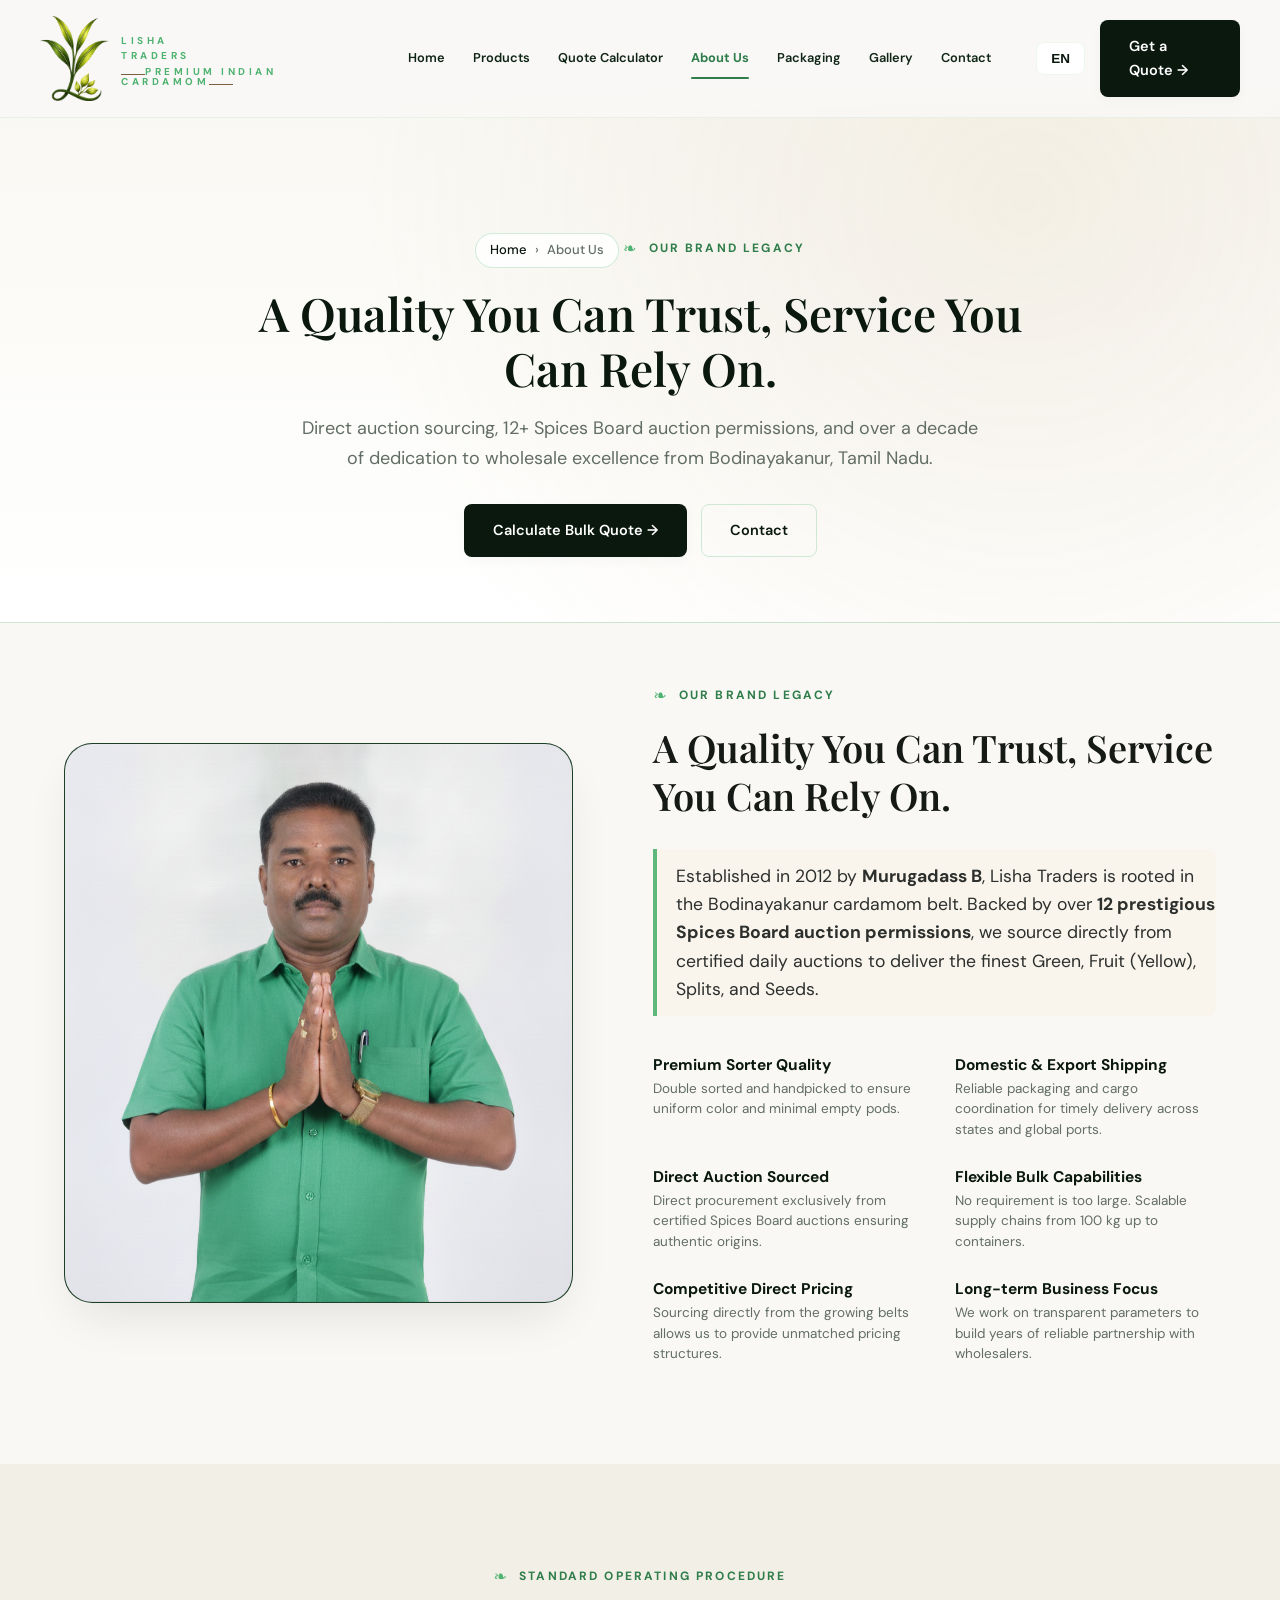
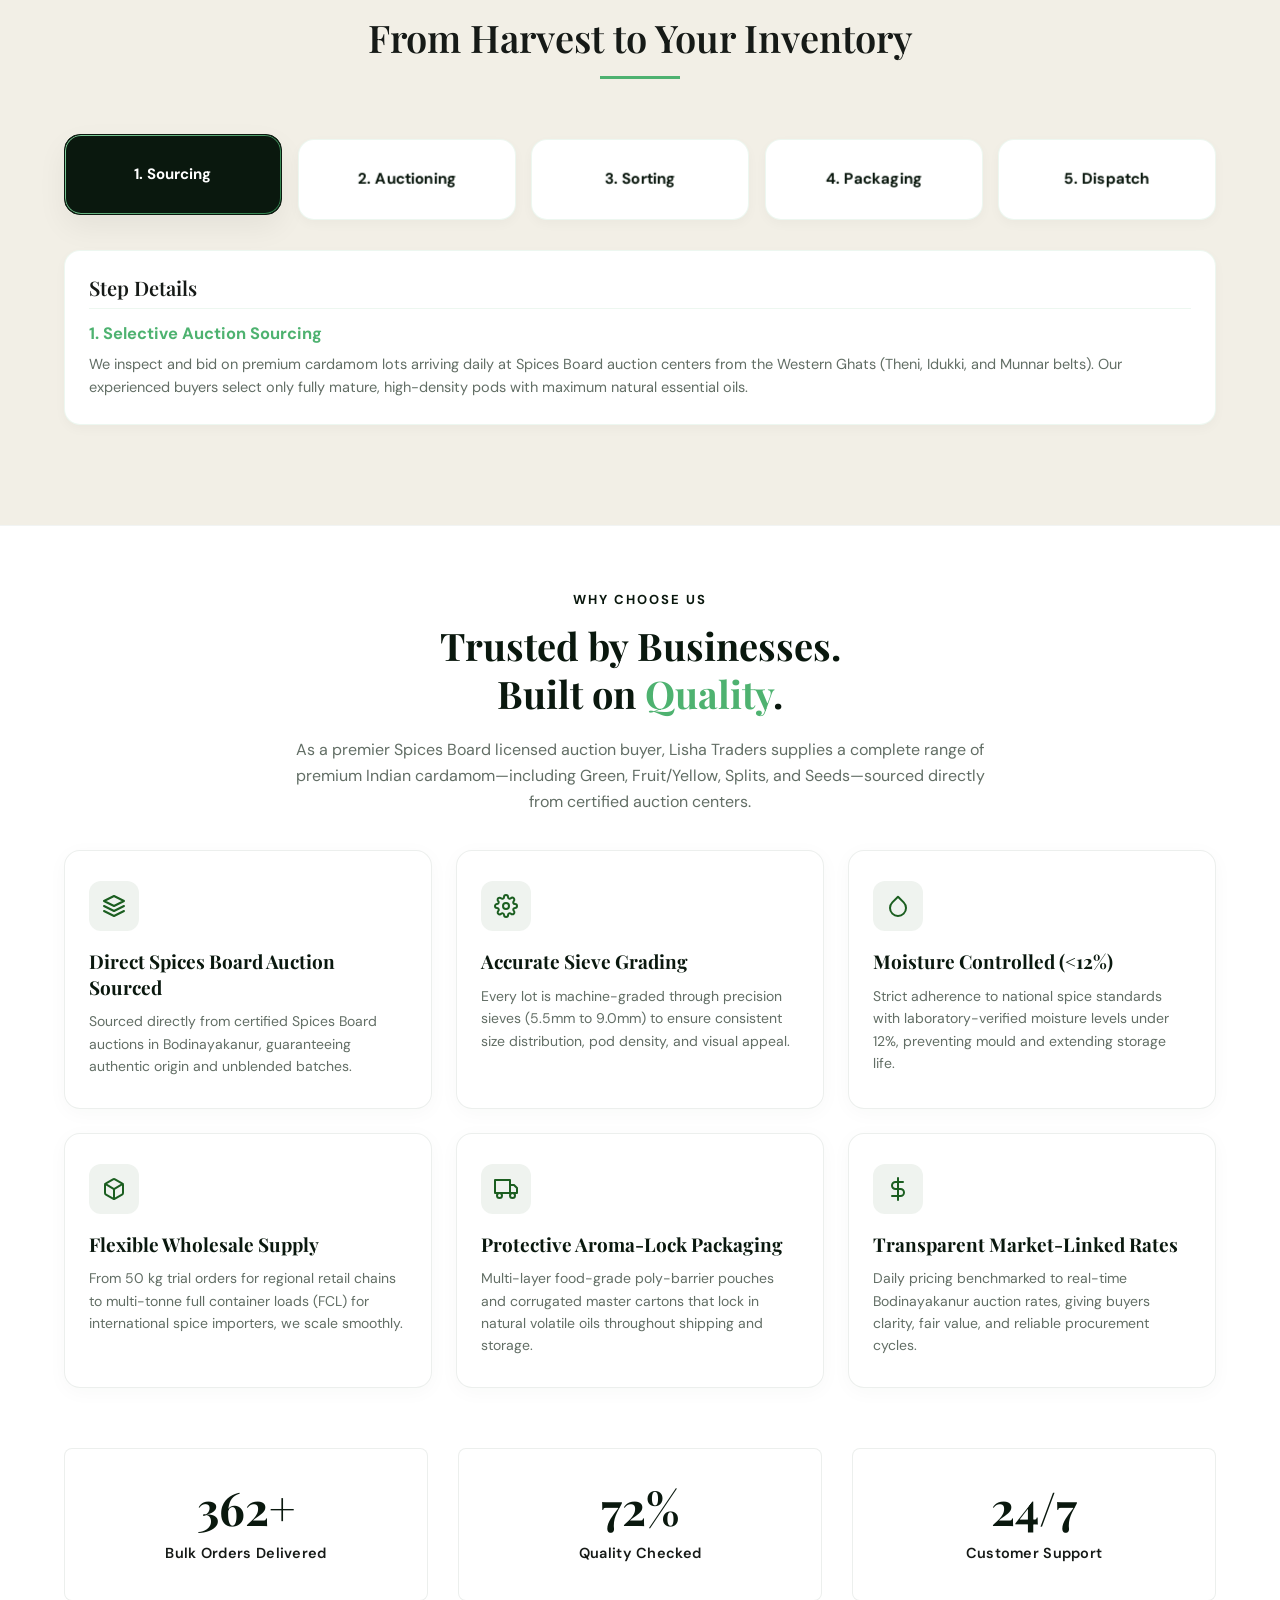
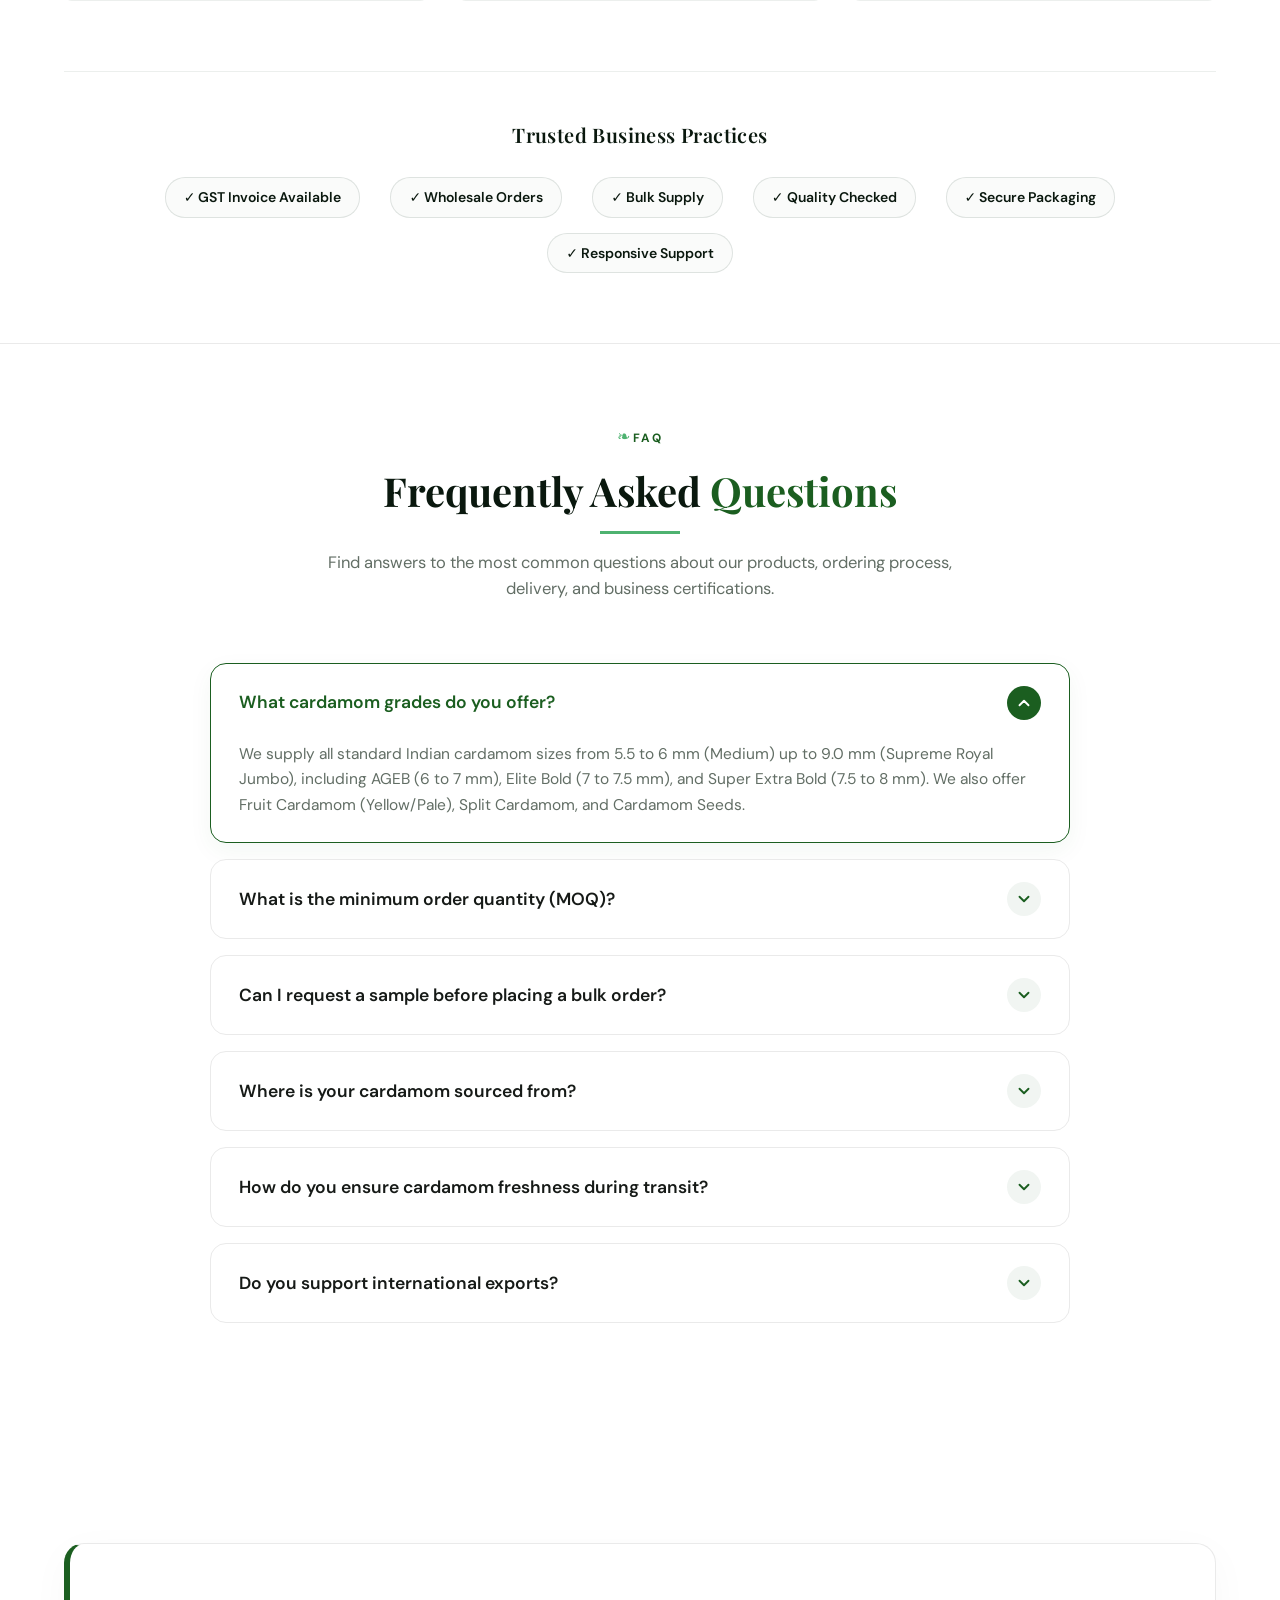
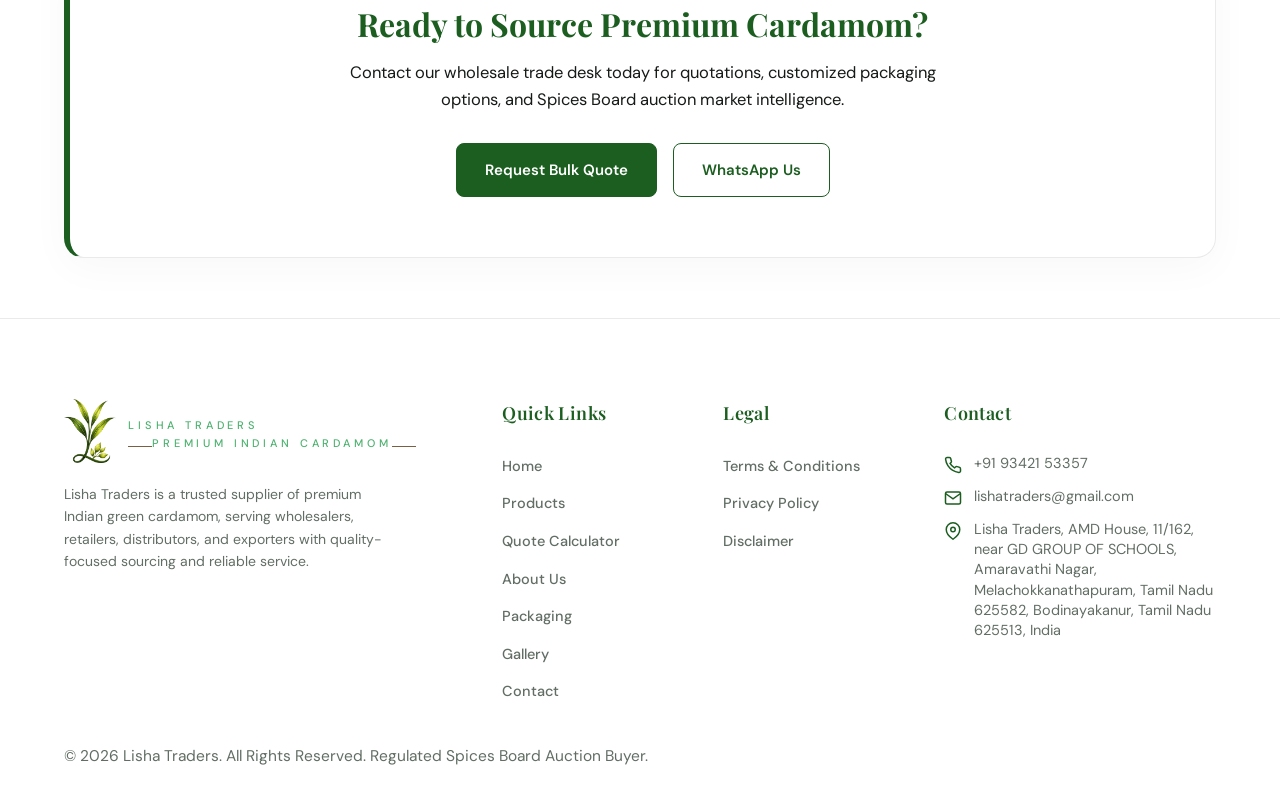
<file: about.html>
<!DOCTYPE html>
<html lang="en">

<head>
  <meta charset="UTF-8">
  <meta name="viewport" content="width=device-width, initial-scale=1.0, maximum-scale=1.0, user-scalable=no">
  <title>About Us | Lisha Traders - Premium Indian Cardamom</title>
  <meta name="description"
    content="Discover Lisha Traders, founded in 2012 by Murugadass B in Bodinayakanur. Backed by 12+ certified Spices Board auction permissions and direct auction procurement.">
  <meta name="keywords"
    content="Lisha Traders, Murugadass B, Bodinayakanur cardamom, cardamom wholesaler, Spices Board auction, green cardamom exporter, Indian cardamom supplier">
  <meta name="robots" content="index, follow">
  <link rel="icon" type="image/png" href="assets/logo.png?v=13">
  <link rel="canonical" href="https://chandrumurugadass03052004-gif.github.io/LT/about.html">

  <!-- Open Graph -->
  <meta property="og:type" content="website">
  <meta property="og:url" content="https://chandrumurugadass03052004-gif.github.io/LT/about.html">
  <meta property="og:title" content="About Us | Lisha Traders - Premium Indian Cardamom">
  <meta property="og:description"
    content="Established in 2012 by Murugadass B in Bodinayakanur. Direct auction sourcing with 12+ Spices Board auction permissions.">
  <meta property="og:image" content="https://chandrumurugadass03052004-gif.github.io/LT/assets/hero_cardamom.png">

  <!-- Twitter -->
  <meta property="twitter:card" content="summary_large_image">
  <meta property="twitter:url" content="https://chandrumurugadass03052004-gif.github.io/LT/about.html">
  <meta property="twitter:title" content="About Us | Lisha Traders - Premium Indian Cardamom">
  <meta property="twitter:description"
    content="Established in 2012 by Murugadass B in Bodinayakanur. Direct auction sourcing with 12+ Spices Board auction permissions.">
  <meta property="twitter:image" content="https://chandrumurugadass03052004-gif.github.io/LT/assets/hero_cardamom.png">

  <!-- Fonts -->
  <link rel="preconnect" href="https://fonts.googleapis.com">
  <link rel="preconnect" href="https://fonts.gstatic.com" crossorigin>
  <link
    href="https://fonts.googleapis.com/css2?family=Playfair+Display:ital,wght@0,500;0,600;0,700;1,500&family=Cormorant+Garamond:ital,wght@0,400;0,500;0,600;0,700;1,400;1,600&family=DM+Sans:wght@400;500;600;700&family=Mukta:wght@400;500;600;700&family=Pavanam&family=Cinzel+Decorative:wght@700&family=Praise&display=swap"
    rel="stylesheet">
  <link rel="stylesheet" href="style.css?v=8.4">
  <script>
    (function() {
      try {
        var savedLang = localStorage.getItem('lisha-lang');
        if (savedLang) {
          document.documentElement.classList.add('has-lang', 'lang-' + savedLang);
          document.documentElement.setAttribute('lang', savedLang);
        }
        if (sessionStorage.getItem('lisha_transition_active') === '1') {
          document.documentElement.classList.add('transition-active');
          setTimeout(function() {
            document.documentElement.classList.remove('transition-active');
            var l = document.getElementById('loader-3d');
            if (l) l.classList.remove('active');
            sessionStorage.removeItem('lisha_transition_active');
          }, 800);
        }
      } catch (e) {}
    })();
  </script>
</head>

<body>

  <!-- 3D SECTION LOADER -->
  <div class="loader-3d" id="loader-3d">
    <div class="loader-panel left"></div>
    <div class="loader-panel right"></div>
    <div class="loader-content">
      <div class="loader-card">
        <img src="assets/logo.png?v=13" alt="Lisha Traders Logo" class="loader-spinner-img">
        <span id="loader-status">Rendering Section...</span>
      </div>
    </div>
  </div>

  <!-- HEADER -->
  <header id="header">
    <div class="nav">
      <a href="index.html" class="logo brand-logo">
        <img src="assets/logo.png?v=13" alt="Lisha Traders Logo" class="logo-img">
        <div class="logo-text">
          <span class="brand-title">LISHA<br class="laptop-br"><span class="mobile-space"> </span>TRADERS</span>
          <span class="brand-subtitle">PREMIUM INDIAN CARDAMOM</span>
        </div>
      </a>
      <nav class="nav-links" id="nav-links">
        <a href="index.html#hero" data-translate="nav_home">Home</a>
        <a href="index.html#products" data-translate="nav_products">Products</a>
        <a href="index.html#calculator" data-translate="nav_calc">Quote Calculator</a>
        <a href="about.html" class="active" data-translate="nav_about">About Us</a>
        <a href="packaging.html" data-translate="nav_pack">Packaging</a>
        <a href="gallery.html" data-translate="nav_gallery">Gallery</a>
        <a href="index.html#contact" data-translate="nav_contact">Contact</a>
        <a href="index.html#calculator" class="mobile-cta-btn" data-translate="btn_get_quote" style="display: none;">Get a Quote →</a>
      </nav>
      <div class="nav-actions">
        <div class="lang-select-wrapper">
          <button class="lang-dropdown-btn" id="lang-dropdown-btn">EN</button>
          <div class="lang-dropdown-menu" id="lang-dropdown-menu">
            <button data-lang="en">English</button>
            <button data-lang="hi" style="font-family:'Mukta', sans-serif; font-weight:500;">हिन्दी</button>
            <button data-lang="ta" style="font-family:'Pavanam', sans-serif;">தமிழ்</button>
          </div>
        </div>
        <a href="index.html#calculator" class="btn btn-dark" data-translate="btn_get_quote">Get a Quote →</a>
        <button class="burger-menu" id="burger-menu" aria-label="Toggle Navigation">
          <span></span>
          <span></span>
          <span></span>
        </button>
      </div>
    </div>
  </header>

  <!-- SUBPAGE HERO -->
  <section class="subpage-hero">
    <div class="wrap subpage-hero-inner reveal">
      <div class="subpage-breadcrumb">
        <a href="index.html">Home</a>
        <span>&rsaquo;</span>
        <span>About Us</span>
      </div>
      <div class="eyebrow" data-translate="about_eyebrow">Our Brand Legacy</div>
      <h1 data-translate="about_title">A Quality You Can Trust, <span>Service You Can Rely On.</span></h1>
      <p>
        Direct auction sourcing, 12+ Spices Board auction permissions, and over a decade of dedication to wholesale excellence from Bodinayakanur, Tamil Nadu.
      </p>
      <div class="subpage-hero-actions">
        <a href="index.html#calculator" class="btn btn-dark" data-translate="btn_calc_bulk">Calculate Bulk Quote →</a>
        <a href="index.html#contact" class="btn btn-outline" data-translate="nav_contact">Contact Trade Desk</a>
      </div>
    </div>
  </section>

  <!-- WHY CHOOSE LISHA TRADERS / FOUNDER LEGACY SECTION -->
  <section class="why" id="why" style="padding-top: 60px;">
    <div class="wrap why-grid">
      <div class="why-photo-panel reveal">
        <div class="why-photo">
          <img src="assets/LISHA_TRADERS_MURUGADASS_B.png" alt="Murugadass B - Founder of Lisha Traders, Bodinayakanur" loading="lazy">
        </div>
      </div>
      <div class="reveal-right">
        <div class="eyebrow" data-translate="about_eyebrow">Our Brand Legacy</div>
        <h2 data-translate="about_title">A Quality You Can Trust, Service You Can Rely On.</h2>
        <p data-translate="about_founder_desc" style="font-size: 1.1rem; line-height: 1.6; margin: 1.5rem 0 2.5rem; color: var(--text-color); opacity: 0.9; border-left: 4px solid var(--gold); padding-left: 1.2rem; background: rgba(212, 175, 55, 0.05); padding-top: 0.8rem; padding-bottom: 0.8rem; border-radius: 0 8px 8px 0;">
          Established in 2012 by <strong>Murugadass B</strong>, Lisha Traders is rooted in the Bodinayakanur cardamom belt. Backed by over <strong>12 prestigious Spices Board auction permissions</strong>, we source directly from certified daily auctions to deliver the finest, authentic green cardamom.
        </p>

        <div class="feature-grid">
          <div class="feature">
            <div>
              <h4 data-translate="feat_1_title">Premium Sorter Quality</h4>
              <p data-translate="feat_1_desc">Double sorted and handpicked to ensure uniform color and minimal empty pods.</p>
            </div>
          </div>
          <div class="feature">
            <div>
              <h4 data-translate="feat_2_title">Domestic &amp; Export Shipping</h4>
              <p data-translate="feat_2_desc">Reliable packaging and cargo coordination for timely delivery across states and global ports.</p>
            </div>
          </div>
          <div class="feature">
            <div>
              <h4 data-translate="feat_3_title">Direct Auction Sourced</h4>
              <p data-translate="feat_3_desc">Direct procurement exclusively from certified Spices Board auctions ensuring authentic origins.</p>
            </div>
          </div>
          <div class="feature">
            <div>
              <h4 data-translate="feat_4_title">Flexible Bulk Capabilities</h4>
              <p data-translate="feat_4_desc">No requirement is too large. Scalable supply chains from 100 kg up to containers.</p>
            </div>
          </div>
          <div class="feature">
            <div>
              <h4 data-translate="feat_5_title">Competitive Direct Pricing</h4>
              <p data-translate="feat_5_desc">Sourcing directly from the growing belts allows us to provide unmatched pricing structures.</p>
            </div>
          </div>
          <div class="feature">
            <div>
              <h4 data-translate="feat_6_title">Long-term Business Focus</h4>
              <p data-translate="feat_6_desc">We work on transparent parameters to build years of reliable partnership with wholesalers.</p>
            </div>
          </div>
        </div>
      </div>
    </div>
  </section>

  <!-- PROCESS SECTION -->
  <section class="bg-cream-2" id="process">
    <div class="wrap">
      <div class="section-head reveal">
        <div class="eyebrow" data-translate="process_eyebrow">Standard Operating Procedure</div>
        <h2 data-translate="process_title">From Harvest to Your Inventory</h2>
      </div>
      <div class="process-steps reveal">
        <!-- Step 1 -->
        <div class="step-card active" data-step="1">
          <h4 data-translate="step_1_tab">1. Sourcing</h4>
        </div>
        <!-- Step 2 -->
        <div class="step-card" data-step="2">
          <h4 data-translate="step_2_tab">2. Auctioning</h4>
        </div>
        <!-- Step 3 -->
        <div class="step-card" data-step="3">
          <h4 data-translate="step_3_tab">3. Sorting</h4>
        </div>
        <!-- Step 4 -->
        <div class="step-card" data-step="4">
          <h4 data-translate="step_4_tab">4. Packaging</h4>
        </div>
        <!-- Step 5 -->
        <div class="step-card" data-step="5">
          <h4 data-translate="step_5_tab">5. Dispatch</h4>
        </div>
      </div>

      <!-- Detail Box representing active step -->
      <div class="step-desc-box reveal delay-1">
        <h3 data-translate="step_details_title">Step Details</h3>
        <div class="step-desc-content active" id="step-desc-1">
          <h5 data-translate="step_1_title">1. Selective Auction Sourcing</h5>
          <p data-translate="step_1_desc">We inspect and bid on premium cardamom lots arriving daily at Spices Board auction centers from the Western Ghats (Theni, Idukki, and Munnar belts). Our experienced buyers select only fully mature, high-density pods with maximum natural essential oils.</p>
        </div>
        <div class="step-desc-content" id="step-desc-2">
          <h5 data-translate="step_2_title">2. Regulated Spices Board Auctions</h5>
          <p data-translate="step_2_desc">We actively participate in official auctions supervised by the Spices Board of India in Bodinayakanur and Vandanmettu. This ensures complete transparency, regulatory clearance, chemical testing adherence, and fair pricing mechanics.</p>
        </div>
        <div class="step-desc-content" id="step-desc-3">
          <h5 data-translate="step_3_title">3. Strict Mechanical &amp; Manual Grading</h5>
          <p data-translate="step_3_desc">The bought pods undergo sieve sorting to define sizing ranges accurately (5.5mm to 8mm+). Next, visual inspectors sort out light pods, thrips-damaged pods, split pods, and foreign plant material under controlled laboratory grade settings.</p>
        </div>
        <div class="step-desc-content" id="step-desc-4">
          <h5 data-translate="step_4_title">4. Moisture &amp; Aroma Preserving Pack</h5>
          <p data-translate="step_4_desc">Graded cardamom is stored under monitored humidity. We pack the orders in food-grade, high-barrier laminates that prevent ambient humidity absorption, safeguarding flavor density and keeping the color green during transit.</p>
        </div>
        <div class="step-desc-content" id="step-desc-5">
          <h5 data-translate="step_5_title">5. Safe Transit Logistics</h5>
          <p data-translate="step_5_desc">Whether by container or cargo truck, the shipments are labeled clearly and shipped with dry container liners. We handle complete documentation, tax filings (GST, Export Clearance), and share real-time tracking numbers with our buyers.</p>
        </div>
      </div>
    </div>
  </section>

  <!-- WHY BUSINESSES CHOOSE LISHA TRADERS SECTION -->
  <section class="why-choose-business" id="why-choose-us">
    <div class="wrap">
      <!-- Section Header -->
      <div class="why-header">
        <span class="why-label" data-translate="why_biz_label">WHY CHOOSE US</span>
        <h2 class="why-title" data-translate="why_biz_title">
          Trusted by Businesses. <br>Built on <span style="color: #4eb270;">Quality</span>.
        </h2>
        <p class="why-subheading" data-translate="why_biz_subheading">
          We combine certified Spices Board auction procurement, 12+ auction buyer permissions, and rigid mechanical grading to supply wholesalers, retailers, and exporters across India and global markets.
        </p>
      </div>

      <!-- Feature Grid -->
      <div class="why-features-grid">
        <!-- Feature 1: Direct Sourcing -->
        <div class="why-card-modern reveal-fade-up">
          <div class="why-icon-badge">
            <svg width="24" height="24" viewBox="0 0 24 24" fill="none" stroke="currentColor" stroke-width="2" stroke-linecap="round" stroke-linejoin="round">
              <path d="M12 2L2 7l10 5 10-5-10-5z"></path>
              <path d="M2 17l10 5 10-5"></path>
              <path d="M2 12l10 5 10-5"></path>
            </svg>
          </div>
          <h3 data-translate="why_f1_title">Direct Spices Board Auction Sourced</h3>
          <p data-translate="why_f1_desc">Sourced directly from certified Spices Board auctions in Bodinayakanur, guaranteeing authentic origin and unblended batches.</p>
        </div>

        <!-- Feature 2: Mechanical Sizing -->
        <div class="why-card-modern reveal-fade-up">
          <div class="why-icon-badge">
            <svg width="24" height="24" viewBox="0 0 24 24" fill="none" stroke="currentColor" stroke-width="2" stroke-linecap="round" stroke-linejoin="round">
              <circle cx="12" cy="12" r="3"></circle>
              <path d="M19.4 15a1.65 1.65 0 0 0 .33 1.82l.06.06a2 2 0 0 1 0 2.83 2 2 0 0 1-2.83 0l-.06-.06a1.65 1.65 0 0 0-1.82-.33 1.65 1.65 0 0 0-1 1.51V21a2 2 0 0 1-2 2 2 2 0 0 1-2-2v-.09A1.65 1.65 0 0 0 9 19.4a1.65 1.65 0 0 0-1.82.33l-.06.06a2 2 0 0 1-2.83 0 2 2 0 0 1 0-2.83l.06-.06a1.65 1.65 0 0 0 .33-1.82 1.65 1.65 0 0 0-1.51-1H3a2 2 0 0 1-2-2 2 2 0 0 1 2-2h.09A1.65 1.65 0 0 0 4.6 9a1.65 1.65 0 0 0-.33-1.82l-.06-.06a2 2 0 0 1 0-2.83 2 2 0 0 1 2.83 0l.06.06a1.65 1.65 0 0 0 1.82.33H9a1.65 1.65 0 0 0 1-1.51V3a2 2 0 0 1 2-2 2 2 0 0 1 2 2v.09a1.65 1.65 0 0 0 1 1.51 1.65 1.65 0 0 0 1.82-.33l.06-.06a2 2 0 0 1 2.83 0 2 2 0 0 1 0 2.83l-.06.06a1.65 1.65 0 0 0-.33 1.82V9a1.65 1.65 0 0 0 1.51 1H21a2 2 0 0 1 2 2 2 2 0 0 1-2 2h-.09a1.65 1.65 0 0 0-1.51 1z"></path>
            </svg>
          </div>
          <h3 data-translate="why_f2_title">Accurate Sieve Grading</h3>
          <p data-translate="why_f2_desc">Every lot is machine-graded through precision sieves (5.5mm to 9.0mm) to ensure consistent size distribution, pod density, and visual appeal.</p>
        </div>

        <!-- Feature 3: Low Moisture -->
        <div class="why-card-modern reveal-fade-up">
          <div class="why-icon-badge">
            <svg width="24" height="24" viewBox="0 0 24 24" fill="none" stroke="currentColor" stroke-width="2" stroke-linecap="round" stroke-linejoin="round">
              <path d="M12 2.69l5.66 5.66a8 8 0 1 1-11.31 0z"></path>
            </svg>
          </div>
          <h3 data-translate="why_f3_title">Moisture Controlled (&lt;12%)</h3>
          <p data-translate="why_f3_desc">Strict adherence to national spice standards with laboratory-verified moisture levels under 12%, preventing mould and extending storage life.</p>
        </div>

        <!-- Feature 4: Scalable Supply -->
        <div class="why-card-modern reveal-fade-up">
          <div class="why-icon-badge">
            <svg width="24" height="24" viewBox="0 0 24 24" fill="none" stroke="currentColor" stroke-width="2" stroke-linecap="round" stroke-linejoin="round">
              <path d="M21 16V8a2 2 0 0 0-1-1.73l-7-4a2 2 0 0 0-2 0l-7 4A2 2 0 0 0 3 8v8a2 2 0 0 0 1 1.73l7 4a2 2 0 0 0 2 0l7-4A2 2 0 0 0 21 16z"></path>
              <polyline points="3.27 6.96 12 12.01 20.73 6.96"></polyline>
              <line x1="12" y1="22.08" x2="12" y2="12"></line>
            </svg>
          </div>
          <h3 data-translate="why_f4_title">Flexible Wholesale Supply</h3>
          <p data-translate="why_f4_desc">From 50 kg trial orders for regional retail chains to multi-tonne full container loads (FCL) for international spice importers, we scale smoothly.</p>
        </div>

        <!-- Feature 5: Export Packing -->
        <div class="why-card-modern reveal-fade-up">
          <div class="why-icon-badge">
            <svg width="24" height="24" viewBox="0 0 24 24" fill="none" stroke="currentColor" stroke-width="2" stroke-linecap="round" stroke-linejoin="round">
              <rect x="1" y="3" width="15" height="13"></rect>
              <polygon points="16 8 20 8 23 11 23 16 16 16 16 8"></polygon>
              <circle cx="5.5" cy="18.5" r="2.5"></circle>
              <circle cx="18.5" cy="18.5" r="2.5"></circle>
            </svg>
          </div>
          <h3 data-translate="why_f5_title">Protective Aroma-Lock Packaging</h3>
          <p data-translate="why_f5_desc">Multi-layer food-grade poly-barrier pouches and corrugated master cartons that lock in natural volatile oils throughout shipping and storage.</p>
        </div>

        <!-- Feature 6: Transparent Pricing -->
        <div class="why-card-modern reveal-fade-up">
          <div class="why-icon-badge">
            <svg width="24" height="24" viewBox="0 0 24 24" fill="none" stroke="currentColor" stroke-width="2" stroke-linecap="round" stroke-linejoin="round">
              <line x1="12" y1="1" x2="12" y2="23"></line>
              <path d="M17 5H9.5a3.5 3.5 0 0 0 0 7h5a3.5 3.5 0 0 1 0 7H6"></path>
            </svg>
          </div>
          <h3 data-translate="why_f6_title">Transparent Market-Linked Rates</h3>
          <p data-translate="why_f6_desc">Daily pricing benchmarked to real-time Bodinayakanur auction rates, giving buyers clarity, fair value, and reliable procurement cycles.</p>
        </div>
      </div>
      <!-- Statistics Counter Row -->
      <div class="why-stats-row reveal-fade-up">
        <!-- Stat Card 1 -->
        <div class="why-stat-card">
          <div class="stat-number counter-stat" data-target="500" data-suffix="+">500+</div>
          <span data-translate="why_stat_1_lbl">Bulk Orders Delivered</span>
        </div>
        <!-- Stat Card 2 -->
        <div class="why-stat-card">
          <div class="stat-number counter-stat" data-target="100" data-suffix="%">100%</div>
          <span data-translate="why_stat_2_lbl">Quality Checked</span>
        </div>
        <!-- Stat Card 3 -->
        <div class="why-stat-card">
          <div class="stat-number">24/7</div>
          <span data-translate="why_stat_3_lbl">Customer Support</span>
        </div>
      </div>

      <!-- Trust Bar -->
      <div class="why-trust-bar reveal-fade-up">
        <h4 data-translate="why_trust_title">Trusted Business Practices</h4>
        <div class="trust-badges">
          <span class="trust-badge" data-translate="why_badge_gst">✓ GST Invoice Available</span>
          <span class="trust-badge" data-translate="why_badge_wholesale">✓ Wholesale Orders</span>
          <span class="trust-badge" data-translate="why_badge_bulk">✓ Bulk Supply</span>
          <span class="trust-badge" data-translate="why_badge_quality">✓ Quality Checked</span>
          <span class="trust-badge" data-translate="why_badge_packaging">✓ Secure Packaging</span>
          <span class="trust-badge" data-translate="why_badge_support">✓ Responsive Support</span>
        </div>
      </div>
    </div>
  </section>

  <!-- FAQ SECTION -->
  <section class="faq-section" id="faq">
    <div class="wrap">
      <div class="section-head text-center reveal-fade-up">
        <span class="eyebrow" style="color: #1B5E20; text-align: center; display: block;" data-translate="faq_eyebrow">FAQ</span>
        <h2 style="font-family: var(--font-serif); font-size: 40px; color: var(--green-900); font-weight: 700; margin-top: 10px; margin-bottom: 16px;">
          <span data-translate="faq_title_p1">Frequently Asked</span> <span style="color: #1B5E20;" data-translate="faq_title_p2">Questions</span>
        </h2>
        <p style="font-size: 16.5px; color: var(--muted); max-width: 700px; margin: 0 auto 50px; line-height: 1.6;" data-translate="faq_subtitle">
          Find answers to the most common questions about our products, ordering process, delivery, and business certifications.
        </p>
      </div>

      <div class="faq-accordion" style="max-width: 860px; margin: 0 auto;">
        <!-- Q1 -->
        <div class="faq-item active reveal-fade-up">
          <button class="faq-header" type="button" aria-expanded="true">
            <span class="faq-question" data-translate="faq_q1">What cardamom grades do you offer?</span>
            <span class="faq-toggle-icon" aria-hidden="true">
              <svg width="18" height="18" viewBox="0 0 24 24" fill="none" stroke="currentColor" stroke-width="2.5" stroke-linecap="round" stroke-linejoin="round">
                <polyline points="6 9 12 15 18 9"></polyline>
              </svg>
            </span>
          </button>
          <div class="faq-collapse">
            <div class="faq-body">
              <p data-translate="faq_a1">We supply all standard Indian cardamom sizes from 9.0 mm (Supreme Royal Jumbo) down to 5.5 to 6 mm (Medium), including 8 to 8.5 mm, Super Extra Bold (7.5 to 8 mm), Elite Bold (7 to 7.5 mm), and AGEB (6 to 7 mm). We also offer Fruit Cardamom (Yellow/Pale), Split Cardamom, and Cardamom Seeds.</p>
            </div>
          </div>
        </div>

        <!-- Q2 -->
        <div class="faq-item reveal-fade-up">
          <button class="faq-header" type="button" aria-expanded="false">
            <span class="faq-question" data-translate="faq_q2">What is the minimum order quantity (MOQ)?</span>
            <span class="faq-toggle-icon" aria-hidden="true">
              <svg width="18" height="18" viewBox="0 0 24 24" fill="none" stroke="currentColor" stroke-width="2.5" stroke-linecap="round" stroke-linejoin="round">
                <polyline points="6 9 12 15 18 9"></polyline>
              </svg>
            </span>
          </button>
          <div class="faq-collapse">
            <div class="faq-body">
              <p data-translate="faq_a2">Our standard wholesale MOQ is 20 kg (one master carton). For trial orders or regional retail distributors, smaller quantities can be arranged. We also fulfill container loads (FCL) for export.</p>
            </div>
          </div>
        </div>

        <!-- Q3 -->
        <div class="faq-item reveal-fade-up">
          <button class="faq-header" type="button" aria-expanded="false">
            <span class="faq-question" data-translate="faq_q3">Can I request a sample before placing a bulk order?</span>
            <span class="faq-toggle-icon" aria-hidden="true">
              <svg width="18" height="18" viewBox="0 0 24 24" fill="none" stroke="currentColor" stroke-width="2.5" stroke-linecap="round" stroke-linejoin="round">
                <polyline points="6 9 12 15 18 9"></polyline>
              </svg>
            </span>
          </button>
          <div class="faq-collapse">
            <div class="faq-body">
              <p data-translate="faq_a3">Yes, sample packs (50g, 100g, 250g, 500g) are available for all grades. In line with our standard wholesale trade policy, sample costs and courier charges apply and are adjusted against your initial bulk commercial shipment.</p>
            </div>
          </div>
        </div>

        <!-- Q4 -->
        <div class="faq-item reveal-fade-up">
          <button class="faq-header" type="button" aria-expanded="false">
            <span class="faq-question" data-translate="faq_q4">Where is your cardamom sourced from?</span>
            <span class="faq-toggle-icon" aria-hidden="true">
              <svg width="18" height="18" viewBox="0 0 24 24" fill="none" stroke="currentColor" stroke-width="2.5" stroke-linecap="round" stroke-linejoin="round">
                <polyline points="6 9 12 15 18 9"></polyline>
              </svg>
            </span>
          </button>
          <div class="faq-collapse">
            <div class="faq-body">
              <p data-translate="faq_a4">All our cardamom is sourced exclusively from certified Spices Board auctions in Bodinayakanur and Vandanmettu — the cardamom capital of India.</p>
            </div>
          </div>
        </div>

        <!-- Q5 -->
        <div class="faq-item reveal-fade-up">
          <button class="faq-header" type="button" aria-expanded="false">
            <span class="faq-question" data-translate="faq_q5">How do you ensure cardamom freshness during transit?</span>
            <span class="faq-toggle-icon" aria-hidden="true">
              <svg width="18" height="18" viewBox="0 0 24 24" fill="none" stroke="currentColor" stroke-width="2.5" stroke-linecap="round" stroke-linejoin="round">
                <polyline points="6 9 12 15 18 9"></polyline>
              </svg>
            </span>
          </button>
          <div class="faq-collapse">
            <div class="faq-body">
              <p data-translate="faq_a5">We maintain moisture below 12% and package in high-barrier food-grade poly liners and sealed corrugated master cartons with moisture absorption strips to prevent humidity absorption.</p>
            </div>
          </div>
        </div>

        <!-- Q6 -->
        <div class="faq-item reveal-fade-up">
          <button class="faq-header" type="button" aria-expanded="false">
            <span class="faq-question" data-translate="faq_q6">Do you support international exports?</span>
            <span class="faq-toggle-icon" aria-hidden="true">
              <svg width="18" height="18" viewBox="0 0 24 24" fill="none" stroke="currentColor" stroke-width="2.5" stroke-linecap="round" stroke-linejoin="round">
                <polyline points="6 9 12 15 18 9"></polyline>
              </svg>
            </span>
          </button>
          <div class="faq-collapse">
            <div class="faq-body">
              <p data-translate="faq_a6">Yes, we handle complete documentation, phytosanitary certifications, Spices Board export clearance, and port logistics for shipments to the Middle East, Southeast Asia, Europe, and the Americas.</p>
            </div>
          </div>
        </div>
      </div>
    </div>
  </section>

  <!-- CTA BANNER -->
  <section class="bg-white" style="padding: 60px 0;">
    <div class="wrap">
      <div class="hub-cta-banner-container reveal-fade-up">
        <div class="hub-cta-banner-card">
          <h3 data-translate="cta_bottom_title">Ready to Source Premium Cardamom?</h3>
          <p>Contact our wholesale trade desk today for quotations, customized packaging options, and Spices Board auction market intelligence.</p>
          <div class="hub-cta-banner-btns">
            <a href="index.html#calculator" class="btn-primary" data-translate="cta_bottom_btn_quote">Request Bulk Quote</a>
            <a href="https://wa.me/919342153357" target="_blank" class="btn-secondary" data-translate="cta_bottom_btn_wa">WhatsApp Us</a>
          </div>
        </div>
      </div>
    </div>
  </section>

  <!-- FOOTER -->
  <footer class="premium-footer">
    <div class="wrap">
      <div class="footer-grid-redesign">
        <!-- Column 1: Company -->
        <div class="footer-col company-col">
          <div class="foot-logo-redesign brand-logo">
            <img src="assets/logo.png?v=13" alt="Lisha Traders Logo" class="foot-logo-img">
            <div class="logo-text">
              <span class="brand-title">LISHA TRADERS</span>
              <span class="brand-subtitle">PREMIUM INDIAN CARDAMOM</span>
            </div>
          </div>
          <p class="foot-description" data-translate="footer_about_desc">
            Lisha Traders is a trusted supplier of premium Indian green cardamom, serving wholesalers, retailers,
            distributors, and exporters with quality-focused sourcing and reliable service.
          </p>
        </div>

        <!-- Column 2: Quick Links -->
        <div class="footer-col links-col">
          <h5 data-translate="footer_links_title">Quick Links</h5>
          <ul class="footer-links-list">
            <li><a href="index.html#hero" data-translate="fl_home">Home</a></li>
            <li><a href="index.html#products" data-translate="fl_prod">Products</a></li>
            <li><a href="index.html#calculator" data-translate="fl_quote">Quote Calculator</a></li>
            <li><a href="about.html" data-translate="fl_about">About Us</a></li>
            <li><a href="packaging.html" data-translate="fl_pack">Packaging</a></li>
            <li><a href="gallery.html" data-translate="fl_gallery">Gallery</a></li>
            <li><a href="index.html#contact" data-translate="fl_contact">Contact</a></li>
          </ul>
        </div>

        <!-- Column 3: Legal -->
        <div class="footer-col links-col">
          <h5 data-translate="footer_legal_title">Legal</h5>
          <ul class="footer-links-list">
            <li><a href="terms-and-conditions.html" target="_blank" data-translate="fl_terms" id="link-footer-terms">Terms &amp; Conditions</a></li>
            <li><a href="privacy-policy.html" target="_blank" data-translate="fl_privacy" id="link-footer-privacy">Privacy Policy</a></li>
            <li><a href="disclaimer.html" target="_blank" data-translate="fl_disc" id="link-footer-disc">Disclaimer</a></li>
          </ul>
        </div>

        <!-- Column 4: Contact Info -->
        <div class="footer-col contact-col">
          <h5 data-translate="footer_contact_title">Contact</h5>
          <ul class="footer-contact-list">
            <li>
              <svg width="18" height="18" viewBox="0 0 24 24" fill="none" stroke="currentColor" stroke-width="2"><path d="M22 16.92v3a2 2 0 0 1-2.18 2 19.79 19.79 0 0 1-8.63-3.07 19.5 19.5 0 0 1-6-6 19.79 19.79 0 0 1-3.07-8.67A2 2 0 0 1 4.11 2h3a2 2 0 0 1 2 1.72 12.84 12.84 0 0 0 .7 2.81 2 2 0 0 1-.45 2.11L8.09 9.91a16 16 0 0 0 6 6l1.27-1.27a2 2 0 0 1 2.11-.45 12.84 12.84 0 0 0 2.81.7A2 2 0 0 1 22 16.92z"></path></svg>
              <span>+91 93421 53357</span>
            </li>
            <li>
              <svg width="18" height="18" viewBox="0 0 24 24" fill="none" stroke="currentColor" stroke-width="2"><path d="M4 4h16c1.1 0 2 .9 2 2v12c0 1.1-.9 2-2 2H4c-1.1 0-2-.9-2-2V6c0-1.1.9-2 2-2z"></path><polyline points="22,6 12,13 2,6"></polyline></svg>
              <span>lishatraders@gmail.com</span>
            </li>
            <li>
              <svg width="18" height="18" viewBox="0 0 24 24" fill="none" stroke="currentColor" stroke-width="2"><path d="M21 10c0 7-9 13-9 13s-9-6-9-13a9 9 0 0 1 18 0z"></path><circle cx="12" cy="10" r="3"></circle></svg>
              <span data-translate="contact_info_loc_val">Lisha Traders, AMD House, 11/162, near GD GROUP OF SCHOOLS, Amaravathi Nagar, Melachokkanathapuram, Tamil Nadu 625582, Bodinayakanur, Tamil Nadu 625513, India</span>
            </li>
          </ul>
        </div>
      </div>

      <div class="footer-bottom-redesign">
        <div class="foot-bottom-left">
          <p>&copy; 2026 Lisha Traders. All Rights Reserved. Regulated Spices Board Auction Buyer.</p>
        </div>
      </div>
    </div>
  </footer>

  <script src="app.js?v=8.4"></script>
</body>

</html>
</file>
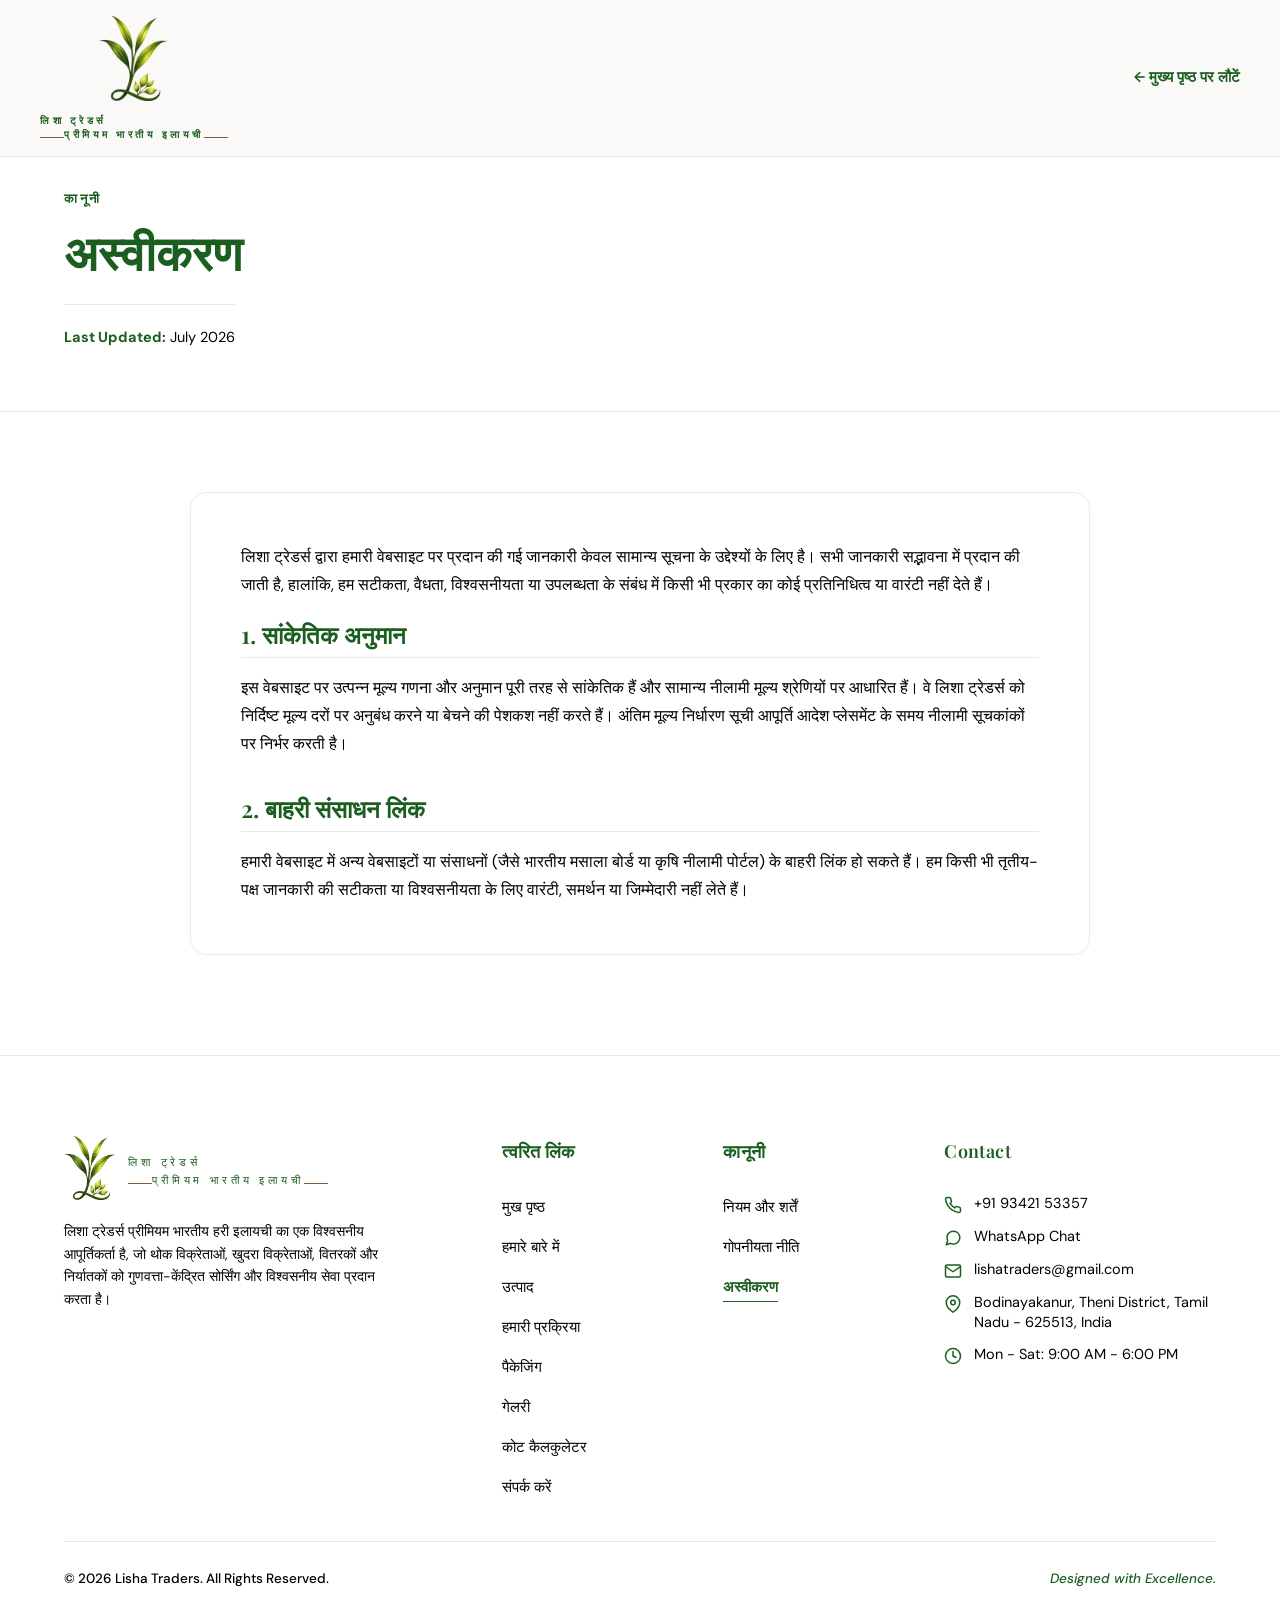
<file: disclaimer-hi.html>
<!DOCTYPE html>

<html lang="en">
<head>
<meta charset="utf-8"/>
<meta content="width=device-width, initial-scale=1.0, maximum-scale=1.0, user-scalable=no" name="viewport"/>
<title>Disclaimer | Lisha Traders</title>
<meta content="View the legal disclaimer of Lisha Traders regarding product availability, wholesale pricing estimates, and Spices Board details." name="description"/>
<link href="assets/logo.png?v=13" rel="icon" type="image/png"/>
<link href="https://chandrumurugadass03052004-gif.github.io/LT/disclaimer.html" rel="canonical"/>
<!-- Open Graph / Facebook -->
<meta content="website" property="og:type"/>
<meta content="https://chandrumurugadass03052004-gif.github.io/LT/disclaimer.html" property="og:url"/>
<meta content="Disclaimer | Lisha Traders" property="og:title"/>
<meta content="View the legal disclaimer of Lisha Traders regarding product availability, wholesale pricing estimates, and Spices Board details." property="og:description"/>
<meta content="https://chandrumurugadass03052004-gif.github.io/LT/assets/hero_cardamom.png" property="og:image"/>
<!-- Twitter -->
<meta content="summary_large_image" property="twitter:card"/>
<meta content="https://chandrumurugadass03052004-gif.github.io/LT/disclaimer.html" property="twitter:url"/>
<meta content="Disclaimer | Lisha Traders" property="twitter:title"/>
<meta content="View the legal disclaimer of Lisha Traders regarding product availability, wholesale pricing estimates, and Spices Board details." property="twitter:description"/>
<meta content="https://chandrumurugadass03052004-gif.github.io/LT/assets/hero_cardamom.png" property="twitter:image"/>
<link href="https://fonts.googleapis.com" rel="preconnect"/>
<link crossorigin="" href="https://fonts.gstatic.com" rel="preconnect"/>
<link href="https://fonts.googleapis.com/css2?family=Playfair+Display:ital,wght@0,500;0,600;0,700;1,500&amp;family=DM+Sans:wght@400;500;600;700&amp;family=Cinzel+Decorative:wght@700&amp;family=Praise&amp;display=swap" rel="stylesheet"/>
<!-- Inherit Main Website Structure Stylesheet -->
<link href="style.css?v=13" rel="stylesheet"/>
<style>
    /* Override variables to enforce the strict white/black/green policy theme */
    :root {
      --cream: #FFFFFF;
      --white: #FFFFFF;
      --ink: #000000;
      --muted: #000000;
      --green-900: #1B5E20;
      --green-800: #1B5E20;
      --green-700: #1B5E20;
      --green-600: #1B5E20;
      --green-500: #1B5E20;
      --gold: #1B5E20;
      --gold-dark: #1B5E20;
      --line: #EAEAEA;
      --line-light: #EAEAEA;
      --green-accent: #1B5E20;
      --text-black: #000000;
      --border-color: #EAEAEA;
      --radius-card: 16px;
    }

    body {
      background: var(--white) !important;
      color: var(--text-black) !important;
      font-family: var(--font-sans);
      line-height: 1.75;
      font-size: 16px;
    }

    .wrap {
      max-width: 1200px;
      margin: 0 auto;
      padding: 0 24px;
    }

    /* Logo & Back Btn Alignment */
    .header-container {
      display: flex;
      justify-content: space-between;
      align-items: center;
      padding: 16px 0;
    }

    .logo {
      font-family: var(--font-serif);
      font-size: 26px;
      font-weight: 700;
      color: var(--green-accent) !important;
      text-decoration: none;
      letter-spacing: 0.05em;
      line-height: 0.95;
      display: flex;
      flex-direction: column;
    }

    .logo span {
      font-family: var(--font-sans);
      font-size: 10px;
      font-weight: 600;
      color: var(--green-accent) !important;
      letter-spacing: 0.35em;
      margin-top: 2px;
    }

    .back-btn {
      color: var(--green-accent);
      text-decoration: none;
      font-weight: 600;
      font-size: 14.5px;
      display: flex;
      align-items: center;
      gap: 6px;
      transition: opacity 0.3s;
    }

    .back-btn:hover {
      opacity: 0.8;
    }

    /* Hero Section */
    .hero-section {
      padding: 90px 0 60px;
      border-bottom: 1px solid var(--border-color);
      background: var(--white);
    }

    .hero-label {
      color: var(--green-accent);
      font-size: 13px;
      font-weight: 700;
      letter-spacing: 0.2em;
      text-transform: uppercase;
      display: block;
      margin-bottom: 12px;
    }

    h1 {
      font-family: var(--font-serif);
      font-size: 48px;
      color: var(--green-accent);
      font-weight: 700;
      line-height: 1.2;
      margin-bottom: 24px;
    }

    .meta-info {
      display: flex;
      gap: 30px;
      font-size: 14.5px;
      color: var(--text-black);
      border-top: 1px solid var(--border-color);
      padding-top: 20px;
      display: inline-flex;
    }

    .meta-info strong {
      font-weight: 700;
      color: var(--green-accent);
    }

    /* Main Container layout */
    .main-content-wrap {
      max-width: 900px;
      margin: 80px auto 100px;
    }

    .policy-section {
      background: var(--white);
      border: 1px solid var(--border-color);
      border-radius: var(--radius-card);
      padding: 50px;
      transition: border-color 0.3s, box-shadow 0.3s;
    }

    .policy-section:hover {
      border-color: var(--green-accent);
      box-shadow: 0 4px 24px rgba(27, 94, 32, 0.02);
    }

    h2 {
      font-family: var(--font-serif);
      font-size: 24px;
      color: var(--green-accent);
      margin-top: 35px;
      margin-bottom: 16px;
      font-weight: 600;
      padding-bottom: 8px;
      border-bottom: 1px solid var(--border-color);
    }

    h2:first-of-type {
      margin-top: 10px;
    }

    p {
      margin-bottom: 20px;
      color: var(--text-black);
      font-size: 16px;
    }

    p:last-of-type {
      margin-bottom: 0;
    }

    /* Highlight Active Footer Link */
    .footer-links-list a.active-footer-link {
      color: var(--green-accent) !important;
      font-weight: 600;
    }

    .footer-links-list a.active-footer-link::after {
      width: 100% !important;
      background-color: var(--green-accent) !important;
    }

    /* Scroll animations */
    .fade-up {
      opacity: 0;
      transform: translateY(24px);
      transition: opacity 0.7s cubic-bezier(0.16, 1, 0.3, 1), transform 0.7s cubic-bezier(0.16, 1, 0.3, 1);
    }

    .fade-up.visible {
      opacity: 1;
      transform: translateY(0);
    }

    /* Responsive adjustments */
    @media (max-width: 992px) {
      .hero-section {
        padding: 60px 0 40px;
      }

      h1 {
        font-size: 38px;
      }
      
      .main-content-wrap {
        margin: 50px auto 80px;
      }

      .policy-section {
        padding: 30px 24px;
      }
    }

    @media (max-width: 576px) {
      h1 {
        font-size: 32px;
        margin-bottom: 16px;
      }

      h2 {
        font-size: 21px;
        margin-bottom: 14px;
      }

      .meta-info {
        flex-direction: column;
        gap: 8px;
        padding-top: 16px;
        width: 100%;
      }
    }
  </style>
</head>
<body>
<!-- HEADER -->
<header>
<div class="wrap header-container">
<a class="logo brand-logo" href="index.html">
<img alt="Lisha Traders Logo" class="logo-img" src="assets/logo.png?v=13"/>
<div class="logo-text">
<span class="brand-title">लिशा ट्रेडर्स</span>
<span class="brand-subtitle">प्रीमियम भारतीय इलायची</span>
</div>
</a>
<a class="back-btn" href="index.html">
        ← मुख्य पृष्ठ पर लौटें
      </a>
</div>
</header>
<!-- PAGE HERO -->
<section class="hero-section">
<div class="wrap">
<span class="hero-label">कानूनी</span>
<h1>अस्वीकरण</h1>
<div class="meta-info">
<span><strong>Last Updated:</strong> July 2026</span>
</div>
</div>
</section>
<!-- MAIN SECTION -->
<div class="wrap">
<div class="main-content-wrap">
<section class="policy-section fade-up">
<p>लिशा ट्रेडर्स द्वारा हमारी वेबसाइट पर प्रदान की गई जानकारी केवल सामान्य सूचना के उद्देश्यों के लिए है। सभी जानकारी सद्भावना में प्रदान की जाती है, हालांकि, हम सटीकता, वैधता, विश्वसनीयता या उपलब्धता के संबंध में किसी भी प्रकार का कोई प्रतिनिधित्व या वारंटी नहीं देते हैं।</p>
<h2>1. सांकेतिक अनुमान</h2>
<p>इस वेबसाइट पर उत्पन्न मूल्य गणना और अनुमान पूरी तरह से सांकेतिक हैं और सामान्य नीलामी मूल्य श्रेणियों पर आधारित हैं। वे लिशा ट्रेडर्स को निर्दिष्ट मूल्य दरों पर अनुबंध करने या बेचने की पेशकश नहीं करते हैं। अंतिम मूल्य निर्धारण सूची आपूर्ति आदेश प्लेसमेंट के समय नीलामी सूचकांकों पर निर्भर करती है।</p>
<h2>2. बाहरी संसाधन लिंक</h2>
<p>हमारी वेबसाइट में अन्य वेबसाइटों या संसाधनों (जैसे भारतीय मसाला बोर्ड या कृषि नीलामी पोर्टल) के बाहरी लिंक हो सकते हैं। हम किसी भी तृतीय-पक्ष जानकारी की सटीकता या विश्वसनीयता के लिए वारंटी, समर्थन या जिम्मेदारी नहीं लेते हैं।</p>
</section>
</div>
</div>
<!-- FOOTER -->
<footer class="premium-footer">
<div class="wrap">
<div class="footer-grid-redesign">
<!-- Column 1: Company -->
<div class="footer-col company-col">
<div class="foot-logo-redesign brand-logo">
<img alt="Lisha Traders Logo" class="foot-logo-img" src="assets/logo.png?v=13"/>
<div class="logo-text">
<span class="brand-title">लिशा ट्रेडर्स</span>
<span class="brand-subtitle">प्रीमियम भारतीय इलायची</span>
</div>
</div>
<p class="foot-description">
            लिशा ट्रेडर्स प्रीमियम भारतीय हरी इलायची का एक विश्वसनीय आपूर्तिकर्ता है, जो थोक विक्रेताओं, खुदरा विक्रेताओं, वितरकों और निर्यातकों को गुणवत्ता-केंद्रित सोर्सिंग और विश्वसनीय सेवा प्रदान करता है।
          </p>
</div>
<!-- Column 2: Quick Links -->
<div class="footer-col links-col">
<h5>त्वरित लिंक</h5>
<ul class="footer-links-list">
<li><a href="index.html#hero">मुख पृष्ठ</a></li>
<li><a href="index.html#why">हमारे बारे में</a></li>
<li><a href="index.html#products">उत्पाद</a></li>
<li><a href="index.html#process">हमारी प्रक्रिया</a></li>
<li><a href="index.html#pack">पैकेजिंग</a></li>
<li><a href="index.html#gallery">गेलरी</a></li>
<li><a href="index.html#calculator">कोट कैलकुलेटर</a></li>
<li><a href="index.html#contact">संपर्क करें</a></li>
</ul>
</div>
<!-- Column 3: Legal -->
<div class="footer-col links-col">
<h5>कानूनी</h5>
<ul class="footer-links-list">
<li><a href="terms-and-conditions-hi.html" target="_blank">नियम और शर्तें</a></li>
<li><a href="privacy-policy-hi.html" target="_blank">गोपनीयता नीति</a></li>
<li><a class="active-footer-link" href="disclaimer-hi.html">अस्वीकरण</a></li>
</ul>
</div>
<!-- Column 4: Contact Info -->
<div class="footer-col contact-col">
<h5>Contact</h5>
<ul class="footer-contact-list">
<li>
<svg fill="none" height="18" stroke="currentColor" stroke-linecap="round" stroke-linejoin="round" stroke-width="2" viewbox="0 0 24 24" width="18"><path d="M22 16.92v3a2 2 0 0 1-2.18 2 19.79 19.79 0 0 1-8.63-3.07 19.5 19.5 0 0 1-6-6 19.79 19.79 0 0 1-3.07-8.67A2 2 0 0 1 4.11 2h3a2 2 0 0 1 2 1.72 12.84 12.84 0 0 0 .7 2.81 2 2 0 0 1-.45 2.11L8.09 9.91a16 16 0 0 0 6 6l1.27-1.27a2 2 0 0 1 2.11-.45 12.84 12.84 0 0 0 2.81.7A2 2 0 0 1 22 16.92z"></path></svg>
<a href="tel:+919342153357">+91 93421 53357</a>
</li>
<li>
<svg fill="none" height="18" stroke="currentColor" stroke-linecap="round" stroke-linejoin="round" stroke-width="2" viewbox="0 0 24 24" width="18"><path d="M21 11.5a8.38 8.38 0 0 1-.9 3.8 8.5 8.5 0 0 1-7.6 4.7 8.38 8.38 0 0 1-3.8-.9L3 21l1.9-5.7a8.38 8.38 0 0 1-.9-3.8 8.5 8.5 0 0 1 4.7-7.6 8.38 8.38 0 0 1 3.8-.9h.5a8.48 8.48 0 0 1 8 8v.5z"></path></svg>
<a href="https://wa.me/919342153357" target="_blank">WhatsApp Chat</a>
</li>
<li>
<svg fill="none" height="18" stroke="currentColor" stroke-linecap="round" stroke-linejoin="round" stroke-width="2" viewbox="0 0 24 24" width="18"><path d="M4 4h16c1.1 0 2 .9 2 2v12c0 1.1-.9 2-2 2H4c-1.1 0-2-.9-2-2V6c0-1.1.9-2 2-2z"></path><polyline points="22,6 12,13 2,6"></polyline></svg>
<a href="mailto:lishatraders@gmail.com">lishatraders@gmail.com</a>
</li>
<li>
<svg fill="none" height="18" stroke="currentColor" stroke-linecap="round" stroke-linejoin="round" stroke-width="2" viewbox="0 0 24 24" width="18"><path d="M21 10c0 7-9 13-9 13s-9-6-9-13a9 9 0 0 1 18 0z"></path><circle cx="12" cy="10" r="3"></circle></svg>
<span>Bodinayakanur, Theni District, Tamil Nadu - 625513, India</span>
</li>
<li>
<svg fill="none" height="18" stroke="currentColor" stroke-linecap="round" stroke-linejoin="round" stroke-width="2" viewbox="0 0 24 24" width="18"><circle cx="12" cy="12" r="10"></circle><polyline points="12 6 12 12 16 14"></polyline></svg>
<span>Mon - Sat: 9:00 AM - 6:00 PM</span>
</li>
</ul>
</div>
</div>
<!-- Divider line -->
<hr class="footer-divider"/>
<!-- Bottom Row -->
<div class="footer-bottom-redesign">
<span class="copyright">© 2026 Lisha Traders. All Rights Reserved.</span>
<span class="designer">Designed with Excellence.</span>
</div>
</div>
</footer>
<script>
    document.addEventListener('DOMContentLoaded', () => {
      // Smooth entrance fade-up animation via IntersectionObserver
      const animateElements = document.querySelectorAll('.fade-up');
      
      const observerOptions = {
        root: null,
        threshold: 0.05,
        rootMargin: '0px 0px -40px 0px'
      };

      const scrollObserver = new IntersectionObserver((entries, observer) => {
        entries.forEach(entry => {
          if (entry.isIntersecting) {
            entry.target.classList.add('visible');
            observer.unobserve(entry.target);
          }
        });
      }, observerOptions);

      animateElements.forEach(el => {
        scrollObserver.observe(el);
      });
    });
  </script>
</body>
</html>
</file>
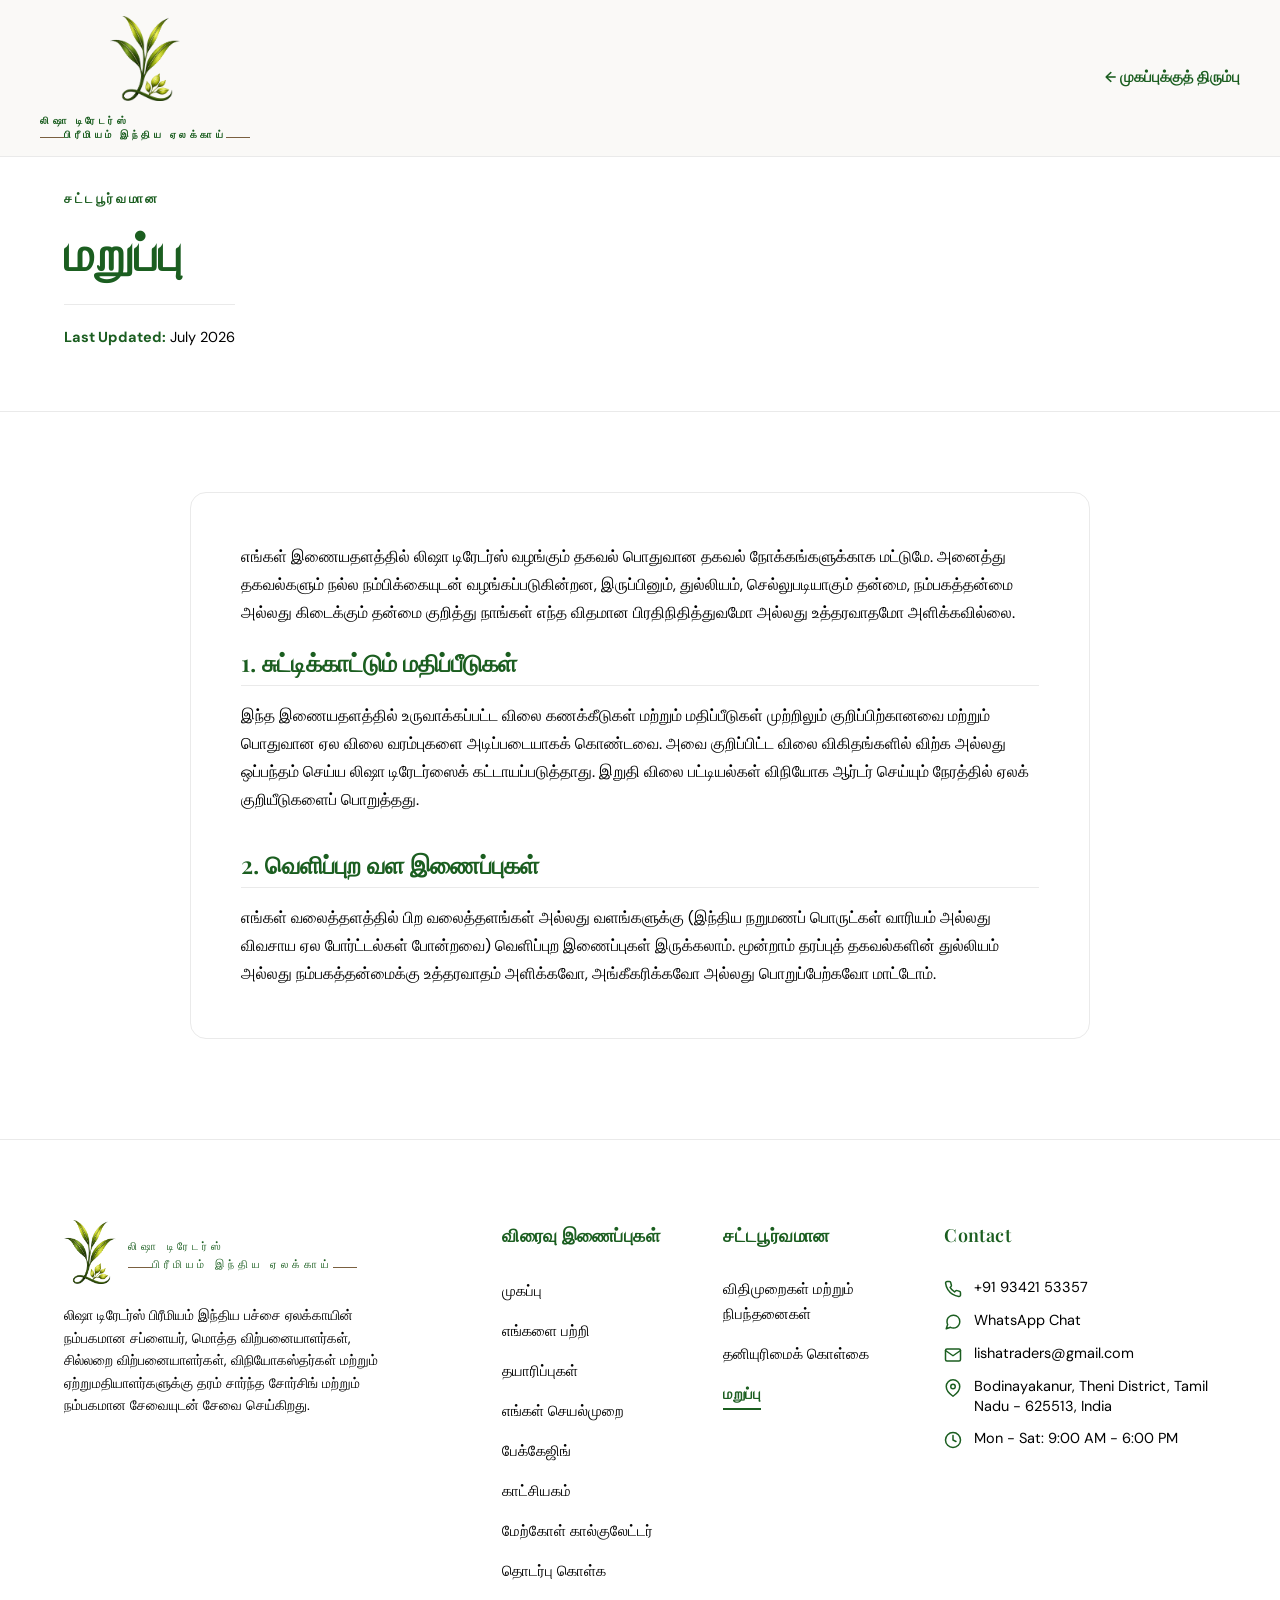
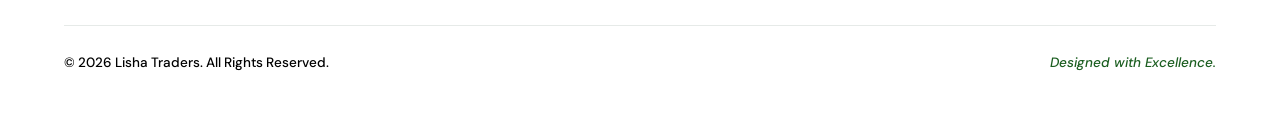
<file: disclaimer-ta.html>
<!DOCTYPE html>

<html lang="en">
<head>
<meta charset="utf-8"/>
<meta content="width=device-width, initial-scale=1.0, maximum-scale=1.0, user-scalable=no" name="viewport"/>
<title>Disclaimer | Lisha Traders</title>
<meta content="View the legal disclaimer of Lisha Traders regarding product availability, wholesale pricing estimates, and Spices Board details." name="description"/>
<link href="assets/logo.png?v=13" rel="icon" type="image/png"/>
<link href="https://chandrumurugadass03052004-gif.github.io/LT/disclaimer.html" rel="canonical"/>
<!-- Open Graph / Facebook -->
<meta content="website" property="og:type"/>
<meta content="https://chandrumurugadass03052004-gif.github.io/LT/disclaimer.html" property="og:url"/>
<meta content="Disclaimer | Lisha Traders" property="og:title"/>
<meta content="View the legal disclaimer of Lisha Traders regarding product availability, wholesale pricing estimates, and Spices Board details." property="og:description"/>
<meta content="https://chandrumurugadass03052004-gif.github.io/LT/assets/hero_cardamom.png" property="og:image"/>
<!-- Twitter -->
<meta content="summary_large_image" property="twitter:card"/>
<meta content="https://chandrumurugadass03052004-gif.github.io/LT/disclaimer.html" property="twitter:url"/>
<meta content="Disclaimer | Lisha Traders" property="twitter:title"/>
<meta content="View the legal disclaimer of Lisha Traders regarding product availability, wholesale pricing estimates, and Spices Board details." property="twitter:description"/>
<meta content="https://chandrumurugadass03052004-gif.github.io/LT/assets/hero_cardamom.png" property="twitter:image"/>
<link href="https://fonts.googleapis.com" rel="preconnect"/>
<link crossorigin="" href="https://fonts.gstatic.com" rel="preconnect"/>
<link href="https://fonts.googleapis.com/css2?family=Playfair+Display:ital,wght@0,500;0,600;0,700;1,500&amp;family=DM+Sans:wght@400;500;600;700&amp;family=Cinzel+Decorative:wght@700&amp;family=Praise&amp;display=swap" rel="stylesheet"/>
<!-- Inherit Main Website Structure Stylesheet -->
<link href="style.css?v=13" rel="stylesheet"/>
<style>
    /* Override variables to enforce the strict white/black/green policy theme */
    :root {
      --cream: #FFFFFF;
      --white: #FFFFFF;
      --ink: #000000;
      --muted: #000000;
      --green-900: #1B5E20;
      --green-800: #1B5E20;
      --green-700: #1B5E20;
      --green-600: #1B5E20;
      --green-500: #1B5E20;
      --gold: #1B5E20;
      --gold-dark: #1B5E20;
      --line: #EAEAEA;
      --line-light: #EAEAEA;
      --green-accent: #1B5E20;
      --text-black: #000000;
      --border-color: #EAEAEA;
      --radius-card: 16px;
    }

    body {
      background: var(--white) !important;
      color: var(--text-black) !important;
      font-family: var(--font-sans);
      line-height: 1.75;
      font-size: 16px;
    }

    .wrap {
      max-width: 1200px;
      margin: 0 auto;
      padding: 0 24px;
    }

    /* Logo & Back Btn Alignment */
    .header-container {
      display: flex;
      justify-content: space-between;
      align-items: center;
      padding: 16px 0;
    }

    .logo {
      font-family: var(--font-serif);
      font-size: 26px;
      font-weight: 700;
      color: var(--green-accent) !important;
      text-decoration: none;
      letter-spacing: 0.05em;
      line-height: 0.95;
      display: flex;
      flex-direction: column;
    }

    .logo span {
      font-family: var(--font-sans);
      font-size: 10px;
      font-weight: 600;
      color: var(--green-accent) !important;
      letter-spacing: 0.35em;
      margin-top: 2px;
    }

    .back-btn {
      color: var(--green-accent);
      text-decoration: none;
      font-weight: 600;
      font-size: 14.5px;
      display: flex;
      align-items: center;
      gap: 6px;
      transition: opacity 0.3s;
    }

    .back-btn:hover {
      opacity: 0.8;
    }

    /* Hero Section */
    .hero-section {
      padding: 90px 0 60px;
      border-bottom: 1px solid var(--border-color);
      background: var(--white);
    }

    .hero-label {
      color: var(--green-accent);
      font-size: 13px;
      font-weight: 700;
      letter-spacing: 0.2em;
      text-transform: uppercase;
      display: block;
      margin-bottom: 12px;
    }

    h1 {
      font-family: var(--font-serif);
      font-size: 48px;
      color: var(--green-accent);
      font-weight: 700;
      line-height: 1.2;
      margin-bottom: 24px;
    }

    .meta-info {
      display: flex;
      gap: 30px;
      font-size: 14.5px;
      color: var(--text-black);
      border-top: 1px solid var(--border-color);
      padding-top: 20px;
      display: inline-flex;
    }

    .meta-info strong {
      font-weight: 700;
      color: var(--green-accent);
    }

    /* Main Container layout */
    .main-content-wrap {
      max-width: 900px;
      margin: 80px auto 100px;
    }

    .policy-section {
      background: var(--white);
      border: 1px solid var(--border-color);
      border-radius: var(--radius-card);
      padding: 50px;
      transition: border-color 0.3s, box-shadow 0.3s;
    }

    .policy-section:hover {
      border-color: var(--green-accent);
      box-shadow: 0 4px 24px rgba(27, 94, 32, 0.02);
    }

    h2 {
      font-family: var(--font-serif);
      font-size: 24px;
      color: var(--green-accent);
      margin-top: 35px;
      margin-bottom: 16px;
      font-weight: 600;
      padding-bottom: 8px;
      border-bottom: 1px solid var(--border-color);
    }

    h2:first-of-type {
      margin-top: 10px;
    }

    p {
      margin-bottom: 20px;
      color: var(--text-black);
      font-size: 16px;
    }

    p:last-of-type {
      margin-bottom: 0;
    }

    /* Highlight Active Footer Link */
    .footer-links-list a.active-footer-link {
      color: var(--green-accent) !important;
      font-weight: 600;
    }

    .footer-links-list a.active-footer-link::after {
      width: 100% !important;
      background-color: var(--green-accent) !important;
    }

    /* Scroll animations */
    .fade-up {
      opacity: 0;
      transform: translateY(24px);
      transition: opacity 0.7s cubic-bezier(0.16, 1, 0.3, 1), transform 0.7s cubic-bezier(0.16, 1, 0.3, 1);
    }

    .fade-up.visible {
      opacity: 1;
      transform: translateY(0);
    }

    /* Responsive adjustments */
    @media (max-width: 992px) {
      .hero-section {
        padding: 60px 0 40px;
      }

      h1 {
        font-size: 38px;
      }
      
      .main-content-wrap {
        margin: 50px auto 80px;
      }

      .policy-section {
        padding: 30px 24px;
      }
    }

    @media (max-width: 576px) {
      h1 {
        font-size: 32px;
        margin-bottom: 16px;
      }

      h2 {
        font-size: 21px;
        margin-bottom: 14px;
      }

      .meta-info {
        flex-direction: column;
        gap: 8px;
        padding-top: 16px;
        width: 100%;
      }
    }
  </style>
</head>
<body>
<!-- HEADER -->
<header>
<div class="wrap header-container">
<a class="logo brand-logo" href="index.html">
<img alt="Lisha Traders Logo" class="logo-img" src="assets/logo.png?v=13"/>
<div class="logo-text">
<span class="brand-title">லிஷா டிரேடர்ஸ்</span>
<span class="brand-subtitle">பிரீமியம் இந்திய ஏலக்காய்</span>
</div>
</a>
<a class="back-btn" href="index.html">
        ← முகப்புக்குத் திரும்பு
      </a>
</div>
</header>
<!-- PAGE HERO -->
<section class="hero-section">
<div class="wrap">
<span class="hero-label">சட்டபூர்வமான</span>
<h1>மறுப்பு</h1>
<div class="meta-info">
<span><strong>Last Updated:</strong> July 2026</span>
</div>
</div>
</section>
<!-- MAIN SECTION -->
<div class="wrap">
<div class="main-content-wrap">
<section class="policy-section fade-up">
<p>எங்கள் இணையதளத்தில் லிஷா டிரேடர்ஸ் வழங்கும் தகவல் பொதுவான தகவல் நோக்கங்களுக்காக மட்டுமே. அனைத்து தகவல்களும் நல்ல நம்பிக்கையுடன் வழங்கப்படுகின்றன, இருப்பினும், துல்லியம், செல்லுபடியாகும் தன்மை, நம்பகத்தன்மை அல்லது கிடைக்கும் தன்மை குறித்து நாங்கள் எந்த விதமான பிரதிநிதித்துவமோ அல்லது உத்தரவாதமோ அளிக்கவில்லை.</p>
<h2>1. சுட்டிக்காட்டும் மதிப்பீடுகள்</h2>
<p>இந்த இணையதளத்தில் உருவாக்கப்பட்ட விலை கணக்கீடுகள் மற்றும் மதிப்பீடுகள் முற்றிலும் குறிப்பிற்கானவை மற்றும் பொதுவான ஏல விலை வரம்புகளை அடிப்படையாகக் கொண்டவை. அவை குறிப்பிட்ட விலை விகிதங்களில் விற்க அல்லது ஒப்பந்தம் செய்ய லிஷா டிரேடர்ஸைக் கட்டாயப்படுத்தாது. இறுதி விலை பட்டியல்கள் விநியோக ஆர்டர் செய்யும் நேரத்தில் ஏலக் குறியீடுகளைப் பொறுத்தது.</p>
<h2>2. வெளிப்புற வள இணைப்புகள்</h2>
<p>எங்கள் வலைத்தளத்தில் பிற வலைத்தளங்கள் அல்லது வளங்களுக்கு (இந்திய நறுமணப் பொருட்கள் வாரியம் அல்லது விவசாய ஏல போர்ட்டல்கள் போன்றவை) வெளிப்புற இணைப்புகள் இருக்கலாம். மூன்றாம் தரப்புத் தகவல்களின் துல்லியம் அல்லது நம்பகத்தன்மைக்கு உத்தரவாதம் அளிக்கவோ, அங்கீகரிக்கவோ அல்லது பொறுப்பேற்கவோ மாட்டோம்.</p>
</section>
</div>
</div>
<!-- FOOTER -->
<footer class="premium-footer">
<div class="wrap">
<div class="footer-grid-redesign">
<!-- Column 1: Company -->
<div class="footer-col company-col">
<div class="foot-logo-redesign brand-logo">
<img alt="Lisha Traders Logo" class="foot-logo-img" src="assets/logo.png?v=13"/>
<div class="logo-text">
<span class="brand-title">லிஷா டிரேடர்ஸ்</span>
<span class="brand-subtitle">பிரீமியம் இந்திய ஏலக்காய்</span>
</div>
</div>
<p class="foot-description">
            லிஷா டிரேடர்ஸ் பிரீமியம் இந்திய பச்சை ஏலக்காயின் நம்பகமான சப்ளையர், மொத்த விற்பனையாளர்கள், சில்லறை விற்பனையாளர்கள், விநியோகஸ்தர்கள் மற்றும் ஏற்றுமதியாளர்களுக்கு தரம் சார்ந்த சோர்சிங் மற்றும் நம்பகமான சேவையுடன் சேவை செய்கிறது.
          </p>
</div>
<!-- Column 2: Quick Links -->
<div class="footer-col links-col">
<h5>விரைவு இணைப்புகள்</h5>
<ul class="footer-links-list">
<li><a href="index.html#hero">முகப்பு</a></li>
<li><a href="index.html#why">எங்களை பற்றி</a></li>
<li><a href="index.html#products">தயாரிப்புகள்</a></li>
<li><a href="index.html#process">எங்கள் செயல்முறை</a></li>
<li><a href="index.html#pack">பேக்கேஜிங்</a></li>
<li><a href="index.html#gallery">காட்சியகம்</a></li>
<li><a href="index.html#calculator">மேற்கோள் கால்குலேட்டர்</a></li>
<li><a href="index.html#contact">தொடர்பு கொள்க</a></li>
</ul>
</div>
<!-- Column 3: Legal -->
<div class="footer-col links-col">
<h5>சட்டபூர்வமான</h5>
<ul class="footer-links-list">
<li><a href="terms-and-conditions-ta.html" target="_blank">விதிமுறைகள் மற்றும் நிபந்தனைகள்</a></li>
<li><a href="privacy-policy-ta.html" target="_blank">தனியுரிமைக் கொள்கை</a></li>
<li><a class="active-footer-link" href="disclaimer-ta.html">மறுப்பு</a></li>
</ul>
</div>
<!-- Column 4: Contact Info -->
<div class="footer-col contact-col">
<h5>Contact</h5>
<ul class="footer-contact-list">
<li>
<svg fill="none" height="18" stroke="currentColor" stroke-linecap="round" stroke-linejoin="round" stroke-width="2" viewbox="0 0 24 24" width="18"><path d="M22 16.92v3a2 2 0 0 1-2.18 2 19.79 19.79 0 0 1-8.63-3.07 19.5 19.5 0 0 1-6-6 19.79 19.79 0 0 1-3.07-8.67A2 2 0 0 1 4.11 2h3a2 2 0 0 1 2 1.72 12.84 12.84 0 0 0 .7 2.81 2 2 0 0 1-.45 2.11L8.09 9.91a16 16 0 0 0 6 6l1.27-1.27a2 2 0 0 1 2.11-.45 12.84 12.84 0 0 0 2.81.7A2 2 0 0 1 22 16.92z"></path></svg>
<a href="tel:+919342153357">+91 93421 53357</a>
</li>
<li>
<svg fill="none" height="18" stroke="currentColor" stroke-linecap="round" stroke-linejoin="round" stroke-width="2" viewbox="0 0 24 24" width="18"><path d="M21 11.5a8.38 8.38 0 0 1-.9 3.8 8.5 8.5 0 0 1-7.6 4.7 8.38 8.38 0 0 1-3.8-.9L3 21l1.9-5.7a8.38 8.38 0 0 1-.9-3.8 8.5 8.5 0 0 1 4.7-7.6 8.38 8.38 0 0 1 3.8-.9h.5a8.48 8.48 0 0 1 8 8v.5z"></path></svg>
<a href="https://wa.me/919342153357" target="_blank">WhatsApp Chat</a>
</li>
<li>
<svg fill="none" height="18" stroke="currentColor" stroke-linecap="round" stroke-linejoin="round" stroke-width="2" viewbox="0 0 24 24" width="18"><path d="M4 4h16c1.1 0 2 .9 2 2v12c0 1.1-.9 2-2 2H4c-1.1 0-2-.9-2-2V6c0-1.1.9-2 2-2z"></path><polyline points="22,6 12,13 2,6"></polyline></svg>
<a href="mailto:lishatraders@gmail.com">lishatraders@gmail.com</a>
</li>
<li>
<svg fill="none" height="18" stroke="currentColor" stroke-linecap="round" stroke-linejoin="round" stroke-width="2" viewbox="0 0 24 24" width="18"><path d="M21 10c0 7-9 13-9 13s-9-6-9-13a9 9 0 0 1 18 0z"></path><circle cx="12" cy="10" r="3"></circle></svg>
<span>Bodinayakanur, Theni District, Tamil Nadu - 625513, India</span>
</li>
<li>
<svg fill="none" height="18" stroke="currentColor" stroke-linecap="round" stroke-linejoin="round" stroke-width="2" viewbox="0 0 24 24" width="18"><circle cx="12" cy="12" r="10"></circle><polyline points="12 6 12 12 16 14"></polyline></svg>
<span>Mon - Sat: 9:00 AM - 6:00 PM</span>
</li>
</ul>
</div>
</div>
<!-- Divider line -->
<hr class="footer-divider"/>
<!-- Bottom Row -->
<div class="footer-bottom-redesign">
<span class="copyright">© 2026 Lisha Traders. All Rights Reserved.</span>
<span class="designer">Designed with Excellence.</span>
</div>
</div>
</footer>
<script>
    document.addEventListener('DOMContentLoaded', () => {
      // Smooth entrance fade-up animation via IntersectionObserver
      const animateElements = document.querySelectorAll('.fade-up');
      
      const observerOptions = {
        root: null,
        threshold: 0.05,
        rootMargin: '0px 0px -40px 0px'
      };

      const scrollObserver = new IntersectionObserver((entries, observer) => {
        entries.forEach(entry => {
          if (entry.isIntersecting) {
            entry.target.classList.add('visible');
            observer.unobserve(entry.target);
          }
        });
      }, observerOptions);

      animateElements.forEach(el => {
        scrollObserver.observe(el);
      });
    });
  </script>
</body>
</html>
</file>
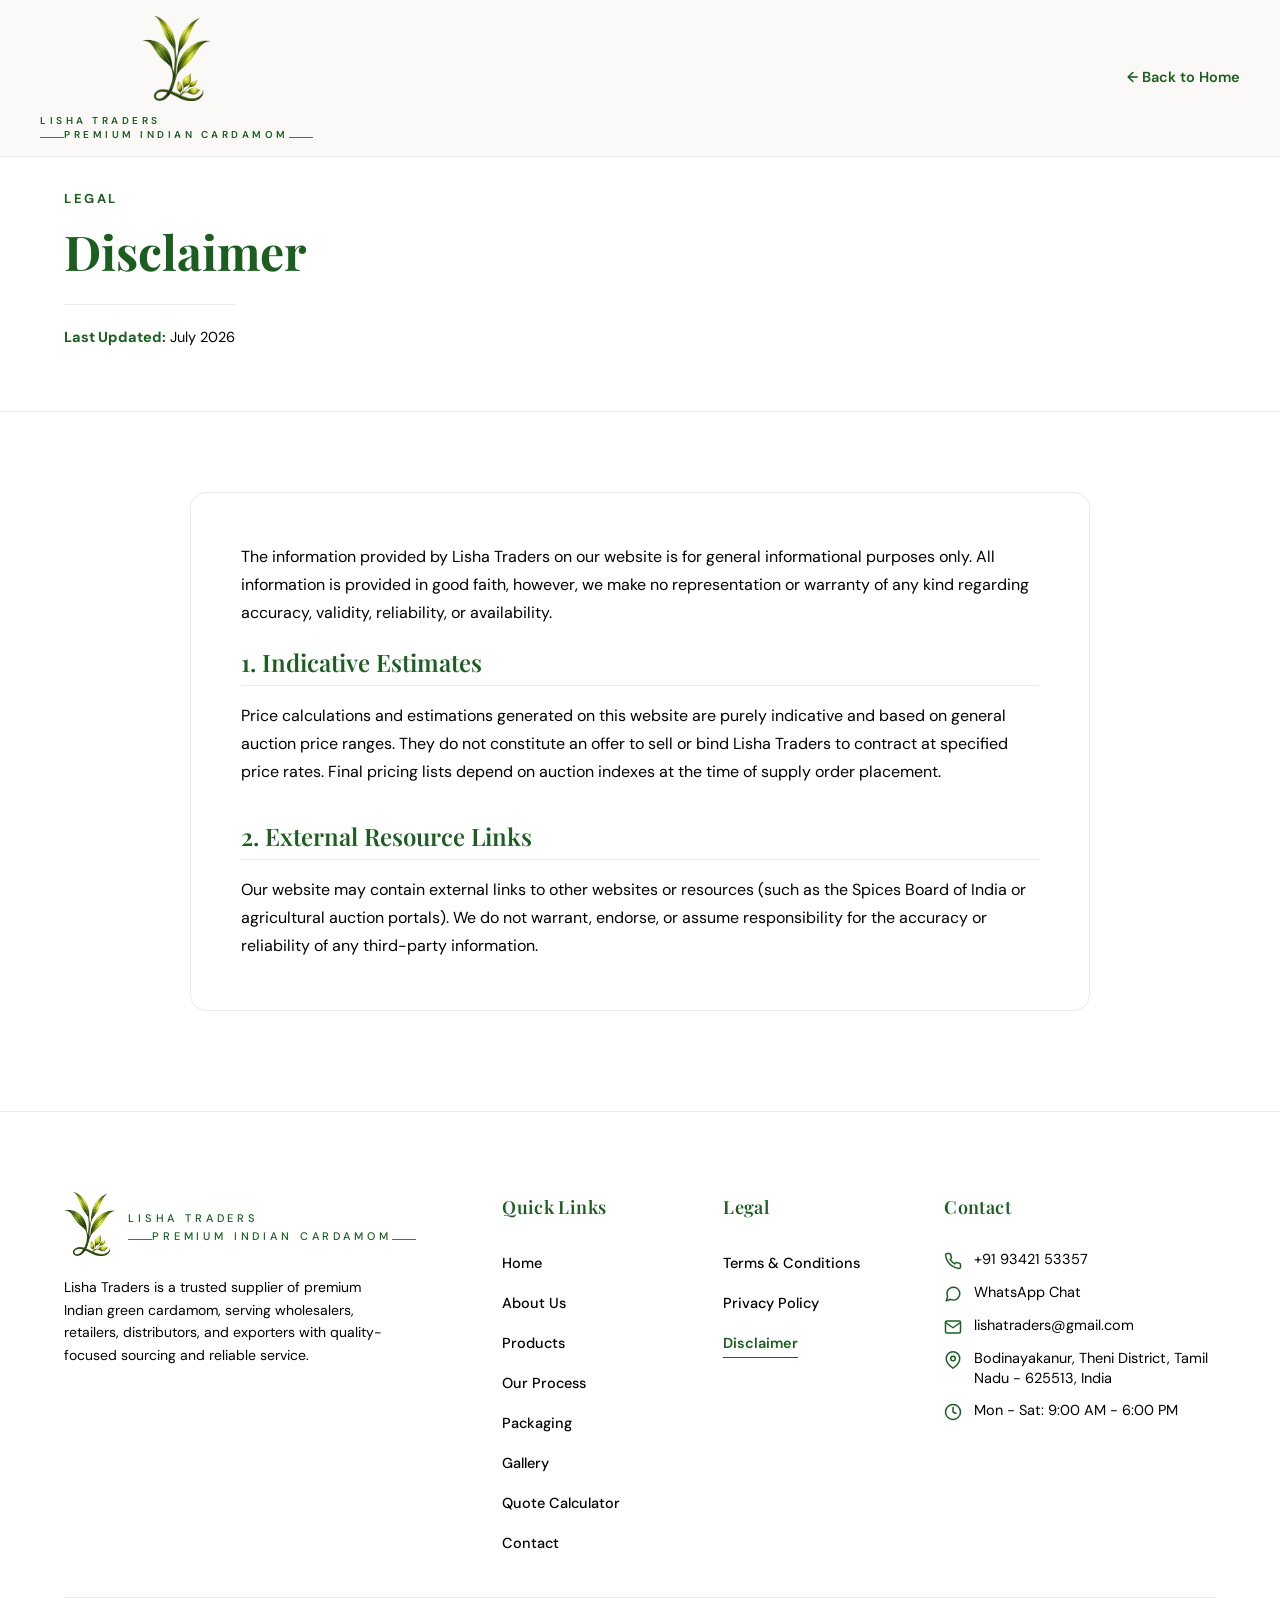
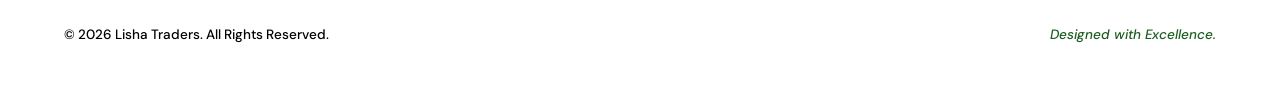
<file: disclaimer.html>
<!DOCTYPE html>
<html lang="en">
<head>
  <meta charset="UTF-8">
  <meta name="viewport" content="width=device-width, initial-scale=1.0, maximum-scale=1.0, user-scalable=no">
  <title>Disclaimer | Lisha Traders</title>
  <meta name="description" content="View the legal disclaimer of Lisha Traders regarding product availability, wholesale pricing estimates, and Spices Board details.">
  <link rel="icon" type="image/png" href="assets/logo.png?v=13">
  <link rel="canonical" href="https://chandrumurugadass03052004-gif.github.io/LT/disclaimer.html">
  
  <!-- Open Graph / Facebook -->
  <meta property="og:type" content="website">
  <meta property="og:url" content="https://chandrumurugadass03052004-gif.github.io/LT/disclaimer.html">
  <meta property="og:title" content="Disclaimer | Lisha Traders">
  <meta property="og:description" content="View the legal disclaimer of Lisha Traders regarding product availability, wholesale pricing estimates, and Spices Board details.">
  <meta property="og:image" content="https://chandrumurugadass03052004-gif.github.io/LT/assets/hero_cardamom.png">

  <!-- Twitter -->
  <meta property="twitter:card" content="summary_large_image">
  <meta property="twitter:url" content="https://chandrumurugadass03052004-gif.github.io/LT/disclaimer.html">
  <meta property="twitter:title" content="Disclaimer | Lisha Traders">
  <meta property="twitter:description" content="View the legal disclaimer of Lisha Traders regarding product availability, wholesale pricing estimates, and Spices Board details.">
  <meta property="twitter:image" content="https://chandrumurugadass03052004-gif.github.io/LT/assets/hero_cardamom.png">

  <link rel="preconnect" href="https://fonts.googleapis.com">
  <link rel="preconnect" href="https://fonts.gstatic.com" crossorigin>
  <link href="https://fonts.googleapis.com/css2?family=Playfair+Display:ital,wght@0,500;0,600;0,700;1,500&family=DM+Sans:wght@400;500;600;700&family=Cinzel+Decorative:wght@700&family=Praise&display=swap" rel="stylesheet">
  
  <!-- Inherit Main Website Structure Stylesheet -->
  <link rel="stylesheet" href="style.css?v=13">

  <style>
    /* Override variables to enforce the strict white/black/green policy theme */
    :root {
      --cream: #FFFFFF;
      --white: #FFFFFF;
      --ink: #000000;
      --muted: #000000;
      --green-900: #1B5E20;
      --green-800: #1B5E20;
      --green-700: #1B5E20;
      --green-600: #1B5E20;
      --green-500: #1B5E20;
      --gold: #1B5E20;
      --gold-dark: #1B5E20;
      --line: #EAEAEA;
      --line-light: #EAEAEA;
      --green-accent: #1B5E20;
      --text-black: #000000;
      --border-color: #EAEAEA;
      --radius-card: 16px;
    }

    body {
      background: var(--white) !important;
      color: var(--text-black) !important;
      font-family: var(--font-sans);
      line-height: 1.75;
      font-size: 16px;
    }

    .wrap {
      max-width: 1200px;
      margin: 0 auto;
      padding: 0 24px;
    }

    /* Logo & Back Btn Alignment */
    .header-container {
      display: flex;
      justify-content: space-between;
      align-items: center;
      padding: 16px 0;
    }

    .logo {
      font-family: var(--font-serif);
      font-size: 26px;
      font-weight: 700;
      color: var(--green-accent) !important;
      text-decoration: none;
      letter-spacing: 0.05em;
      line-height: 0.95;
      display: flex;
      flex-direction: column;
    }

    .logo span {
      font-family: var(--font-sans);
      font-size: 10px;
      font-weight: 600;
      color: var(--green-accent) !important;
      letter-spacing: 0.35em;
      margin-top: 2px;
    }

    .back-btn {
      color: var(--green-accent);
      text-decoration: none;
      font-weight: 600;
      font-size: 14.5px;
      display: flex;
      align-items: center;
      gap: 6px;
      transition: opacity 0.3s;
    }

    .back-btn:hover {
      opacity: 0.8;
    }

    /* Hero Section */
    .hero-section {
      padding: 90px 0 60px;
      border-bottom: 1px solid var(--border-color);
      background: var(--white);
    }

    .hero-label {
      color: var(--green-accent);
      font-size: 13px;
      font-weight: 700;
      letter-spacing: 0.2em;
      text-transform: uppercase;
      display: block;
      margin-bottom: 12px;
    }

    h1 {
      font-family: var(--font-serif);
      font-size: 48px;
      color: var(--green-accent);
      font-weight: 700;
      line-height: 1.2;
      margin-bottom: 24px;
    }

    .meta-info {
      display: flex;
      gap: 30px;
      font-size: 14.5px;
      color: var(--text-black);
      border-top: 1px solid var(--border-color);
      padding-top: 20px;
      display: inline-flex;
    }

    .meta-info strong {
      font-weight: 700;
      color: var(--green-accent);
    }

    /* Main Container layout */
    .main-content-wrap {
      max-width: 900px;
      margin: 80px auto 100px;
    }

    .policy-section {
      background: var(--white);
      border: 1px solid var(--border-color);
      border-radius: var(--radius-card);
      padding: 50px;
      transition: border-color 0.3s, box-shadow 0.3s;
    }

    .policy-section:hover {
      border-color: var(--green-accent);
      box-shadow: 0 4px 24px rgba(27, 94, 32, 0.02);
    }

    h2 {
      font-family: var(--font-serif);
      font-size: 24px;
      color: var(--green-accent);
      margin-top: 35px;
      margin-bottom: 16px;
      font-weight: 600;
      padding-bottom: 8px;
      border-bottom: 1px solid var(--border-color);
    }

    h2:first-of-type {
      margin-top: 10px;
    }

    p {
      margin-bottom: 20px;
      color: var(--text-black);
      font-size: 16px;
    }

    p:last-of-type {
      margin-bottom: 0;
    }

    /* Highlight Active Footer Link */
    .footer-links-list a.active-footer-link {
      color: var(--green-accent) !important;
      font-weight: 600;
    }

    .footer-links-list a.active-footer-link::after {
      width: 100% !important;
      background-color: var(--green-accent) !important;
    }

    /* Scroll animations */
    .fade-up {
      opacity: 0;
      transform: translateY(24px);
      transition: opacity 0.7s cubic-bezier(0.16, 1, 0.3, 1), transform 0.7s cubic-bezier(0.16, 1, 0.3, 1);
    }

    .fade-up.visible {
      opacity: 1;
      transform: translateY(0);
    }

    /* Responsive adjustments */
    @media (max-width: 992px) {
      .hero-section {
        padding: 60px 0 40px;
      }

      h1 {
        font-size: 38px;
      }
      
      .main-content-wrap {
        margin: 50px auto 80px;
      }

      .policy-section {
        padding: 30px 24px;
      }
    }

    @media (max-width: 576px) {
      h1 {
        font-size: 32px;
        margin-bottom: 16px;
      }

      h2 {
        font-size: 21px;
        margin-bottom: 14px;
      }

      .meta-info {
        flex-direction: column;
        gap: 8px;
        padding-top: 16px;
        width: 100%;
      }
    }
  </style>
</head>
<body>

  <!-- HEADER -->
  <header>
    <div class="wrap header-container">
      <a href="index.html" class="logo brand-logo">
        <img src="assets/logo.png?v=13" alt="Lisha Traders Logo" class="logo-img">
        <div class="logo-text">
          <span class="brand-title">LISHA TRADERS</span>
          <span class="brand-subtitle">PREMIUM INDIAN CARDAMOM</span>
        </div>
      </a>
      <a href="index.html" class="back-btn">
        ← Back to Home
      </a>
    </div>
  </header>

  <!-- PAGE HERO -->
  <section class="hero-section">
    <div class="wrap">
      <span class="hero-label">LEGAL</span>
      <h1>Disclaimer</h1>
      <div class="meta-info">
        <span><strong>Last Updated:</strong> July 2026</span>
      </div>
    </div>
  </section>

  <!-- MAIN SECTION -->
  <div class="wrap">
    <div class="main-content-wrap">
      <section class="policy-section fade-up">
        <p>The information provided by Lisha Traders on our website is for general informational purposes only. All information is provided in good faith, however, we make no representation or warranty of any kind regarding accuracy, validity, reliability, or availability.</p>
        
        <h2>1. Indicative Estimates</h2>
        <p>Price calculations and estimations generated on this website are purely indicative and based on general auction price ranges. They do not constitute an offer to sell or bind Lisha Traders to contract at specified price rates. Final pricing lists depend on auction indexes at the time of supply order placement.</p>
        
        <h2>2. External Resource Links</h2>
        <p>Our website may contain external links to other websites or resources (such as the Spices Board of India or agricultural auction portals). We do not warrant, endorse, or assume responsibility for the accuracy or reliability of any third-party information.</p>
      </section>
    </div>
  </div>

  <!-- FOOTER -->
  <footer class="premium-footer">
    <div class="wrap">
      <div class="footer-grid-redesign">
        <!-- Column 1: Company -->
        <div class="footer-col company-col">
          <div class="foot-logo-redesign brand-logo">
            <img src="assets/logo.png?v=13" alt="Lisha Traders Logo" class="foot-logo-img">
            <div class="logo-text">
              <span class="brand-title">LISHA TRADERS</span>
              <span class="brand-subtitle">PREMIUM INDIAN CARDAMOM</span>
            </div>
          </div>
          <p class="foot-description">
            Lisha Traders is a trusted supplier of premium Indian green cardamom, serving wholesalers, retailers, distributors, and exporters with quality-focused sourcing and reliable service.
          </p>
        </div>

        <!-- Column 2: Quick Links -->
        <div class="footer-col links-col">
          <h5>Quick Links</h5>
          <ul class="footer-links-list">
            <li><a href="index.html#hero">Home</a></li>
            <li><a href="index.html#why">About Us</a></li>
            <li><a href="index.html#products">Products</a></li>
            <li><a href="index.html#process">Our Process</a></li>
            <li><a href="index.html#pack">Packaging</a></li>
            <li><a href="index.html#gallery">Gallery</a></li>
            <li><a href="index.html#calculator">Quote Calculator</a></li>
            <li><a href="index.html#contact">Contact</a></li>
          </ul>
        </div>

        <!-- Column 3: Legal -->
        <div class="footer-col links-col">
          <h5>Legal</h5>
          <ul class="footer-links-list">
            <li><a href="terms-and-conditions.html" target="_blank">Terms &amp; Conditions</a></li>
            <li><a href="privacy-policy.html" target="_blank">Privacy Policy</a></li>
            <li><a href="disclaimer.html" class="active-footer-link">Disclaimer</a></li>
          </ul>
        </div>

        <!-- Column 4: Contact Info -->
        <div class="footer-col contact-col">
          <h5>Contact</h5>
          <ul class="footer-contact-list">
            <li>
              <svg width="18" height="18" viewBox="0 0 24 24" fill="none" stroke="currentColor" stroke-width="2" stroke-linecap="round" stroke-linejoin="round"><path d="M22 16.92v3a2 2 0 0 1-2.18 2 19.79 19.79 0 0 1-8.63-3.07 19.5 19.5 0 0 1-6-6 19.79 19.79 0 0 1-3.07-8.67A2 2 0 0 1 4.11 2h3a2 2 0 0 1 2 1.72 12.84 12.84 0 0 0 .7 2.81 2 2 0 0 1-.45 2.11L8.09 9.91a16 16 0 0 0 6 6l1.27-1.27a2 2 0 0 1 2.11-.45 12.84 12.84 0 0 0 2.81.7A2 2 0 0 1 22 16.92z"></path></svg>
              <a href="tel:+919342153357">+91 93421 53357</a>
            </li>
            <li>
              <svg width="18" height="18" viewBox="0 0 24 24" fill="none" stroke="currentColor" stroke-width="2" stroke-linecap="round" stroke-linejoin="round"><path d="M21 11.5a8.38 8.38 0 0 1-.9 3.8 8.5 8.5 0 0 1-7.6 4.7 8.38 8.38 0 0 1-3.8-.9L3 21l1.9-5.7a8.38 8.38 0 0 1-.9-3.8 8.5 8.5 0 0 1 4.7-7.6 8.38 8.38 0 0 1 3.8-.9h.5a8.48 8.48 0 0 1 8 8v.5z"></path></svg>
              <a href="https://wa.me/919342153357" target="_blank">WhatsApp Chat</a>
            </li>
            <li>
              <svg width="18" height="18" viewBox="0 0 24 24" fill="none" stroke="currentColor" stroke-width="2" stroke-linecap="round" stroke-linejoin="round"><path d="M4 4h16c1.1 0 2 .9 2 2v12c0 1.1-.9 2-2 2H4c-1.1 0-2-.9-2-2V6c0-1.1.9-2 2-2z"></path><polyline points="22,6 12,13 2,6"></polyline></svg>
              <a href="mailto:lishatraders@gmail.com">lishatraders@gmail.com</a>
            </li>
            <li>
              <svg width="18" height="18" viewBox="0 0 24 24" fill="none" stroke="currentColor" stroke-width="2" stroke-linecap="round" stroke-linejoin="round"><path d="M21 10c0 7-9 13-9 13s-9-6-9-13a9 9 0 0 1 18 0z"></path><circle cx="12" cy="10" r="3"></circle></svg>
              <span>Bodinayakanur, Theni District, Tamil Nadu - 625513, India</span>
            </li>
            <li>
              <svg width="18" height="18" viewBox="0 0 24 24" fill="none" stroke="currentColor" stroke-width="2" stroke-linecap="round" stroke-linejoin="round"><circle cx="12" cy="12" r="10"></circle><polyline points="12 6 12 12 16 14"></polyline></svg>
              <span>Mon - Sat: 9:00 AM - 6:00 PM</span>
            </li>
          </ul>
        </div>
      </div>

      <!-- Divider line -->
      <hr class="footer-divider">

      <!-- Bottom Row -->
      <div class="footer-bottom-redesign">
        <span class="copyright">© 2026 Lisha Traders. All Rights Reserved.</span>
        <span class="designer">Designed with Excellence.</span>
      </div>
    </div>
  </footer>

  <script>
    document.addEventListener('DOMContentLoaded', () => {
      // Smooth entrance fade-up animation via IntersectionObserver
      const animateElements = document.querySelectorAll('.fade-up');
      
      const observerOptions = {
        root: null,
        threshold: 0.05,
        rootMargin: '0px 0px -40px 0px'
      };

      const scrollObserver = new IntersectionObserver((entries, observer) => {
        entries.forEach(entry => {
          if (entry.isIntersecting) {
            entry.target.classList.add('visible');
            observer.unobserve(entry.target);
          }
        });
      }, observerOptions);

      animateElements.forEach(el => {
        scrollObserver.observe(el);
      });
    });
  </script>

</body>
</html>
</file>
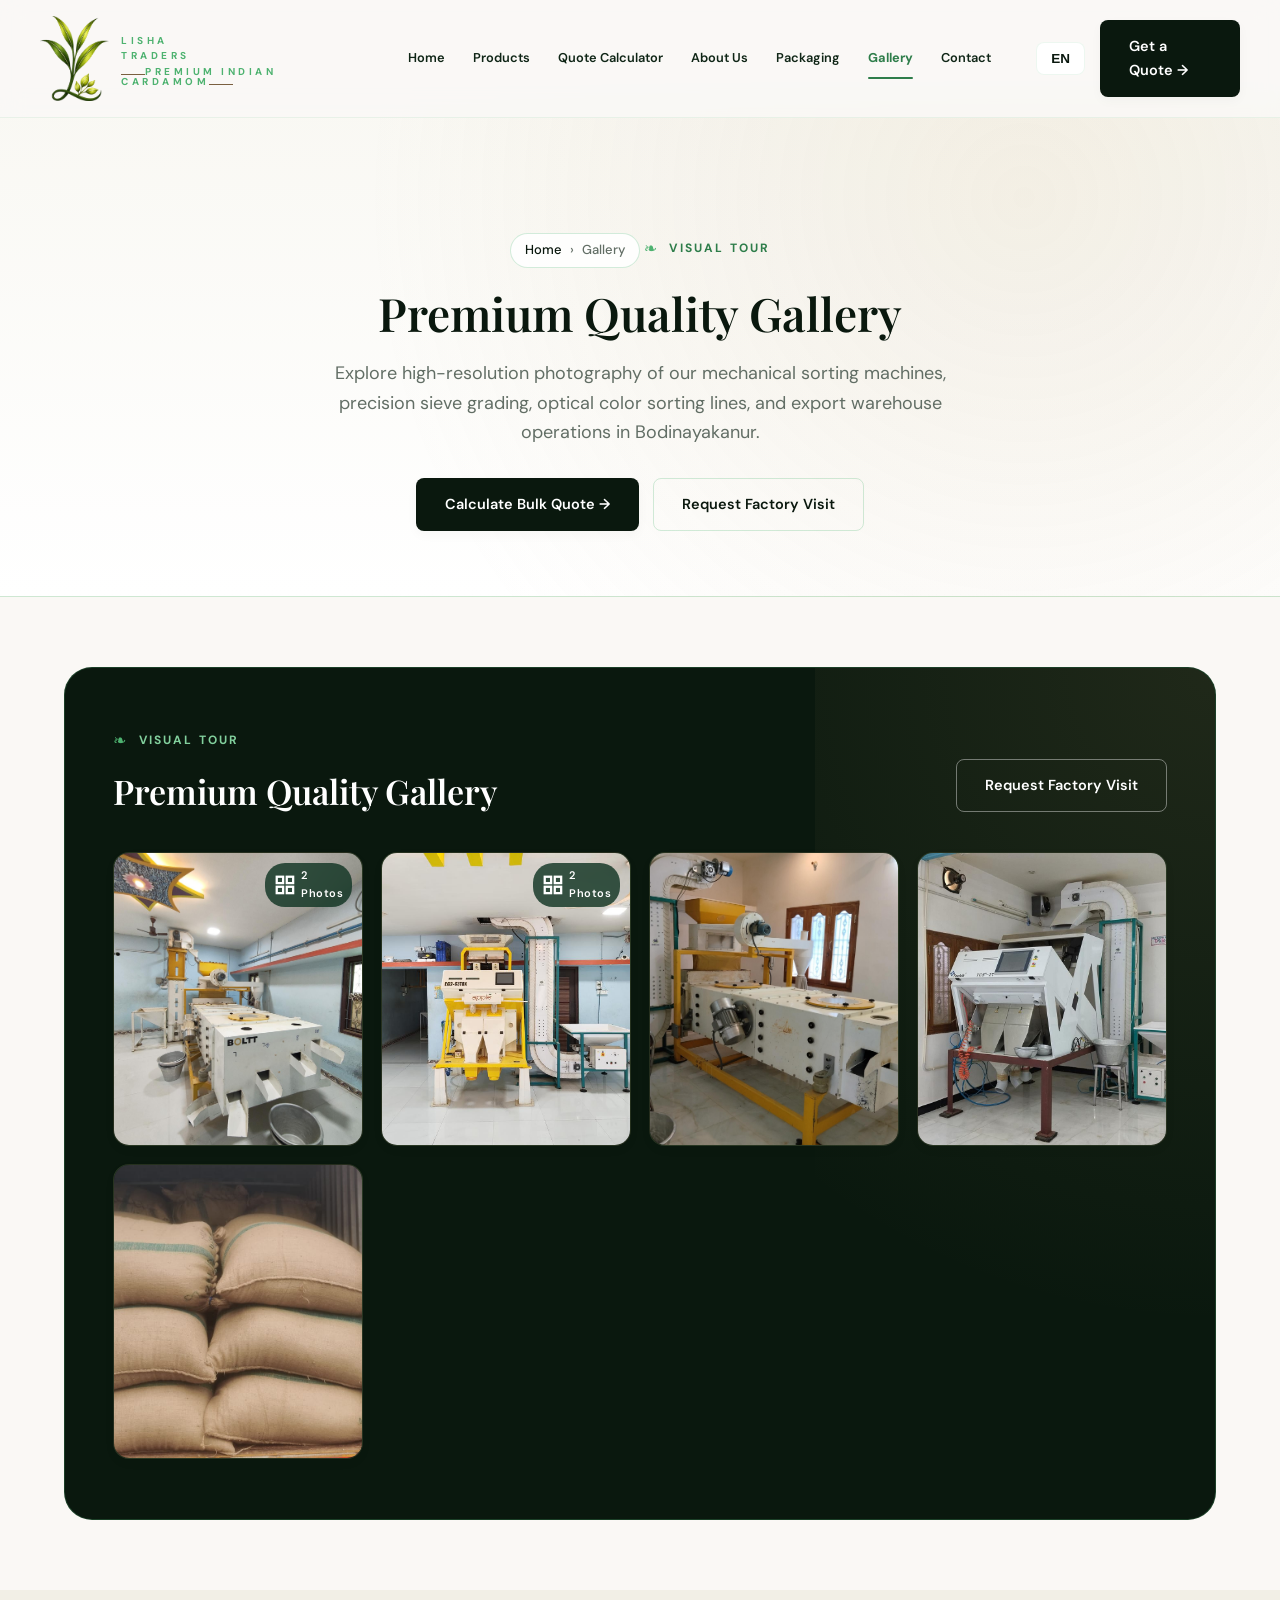
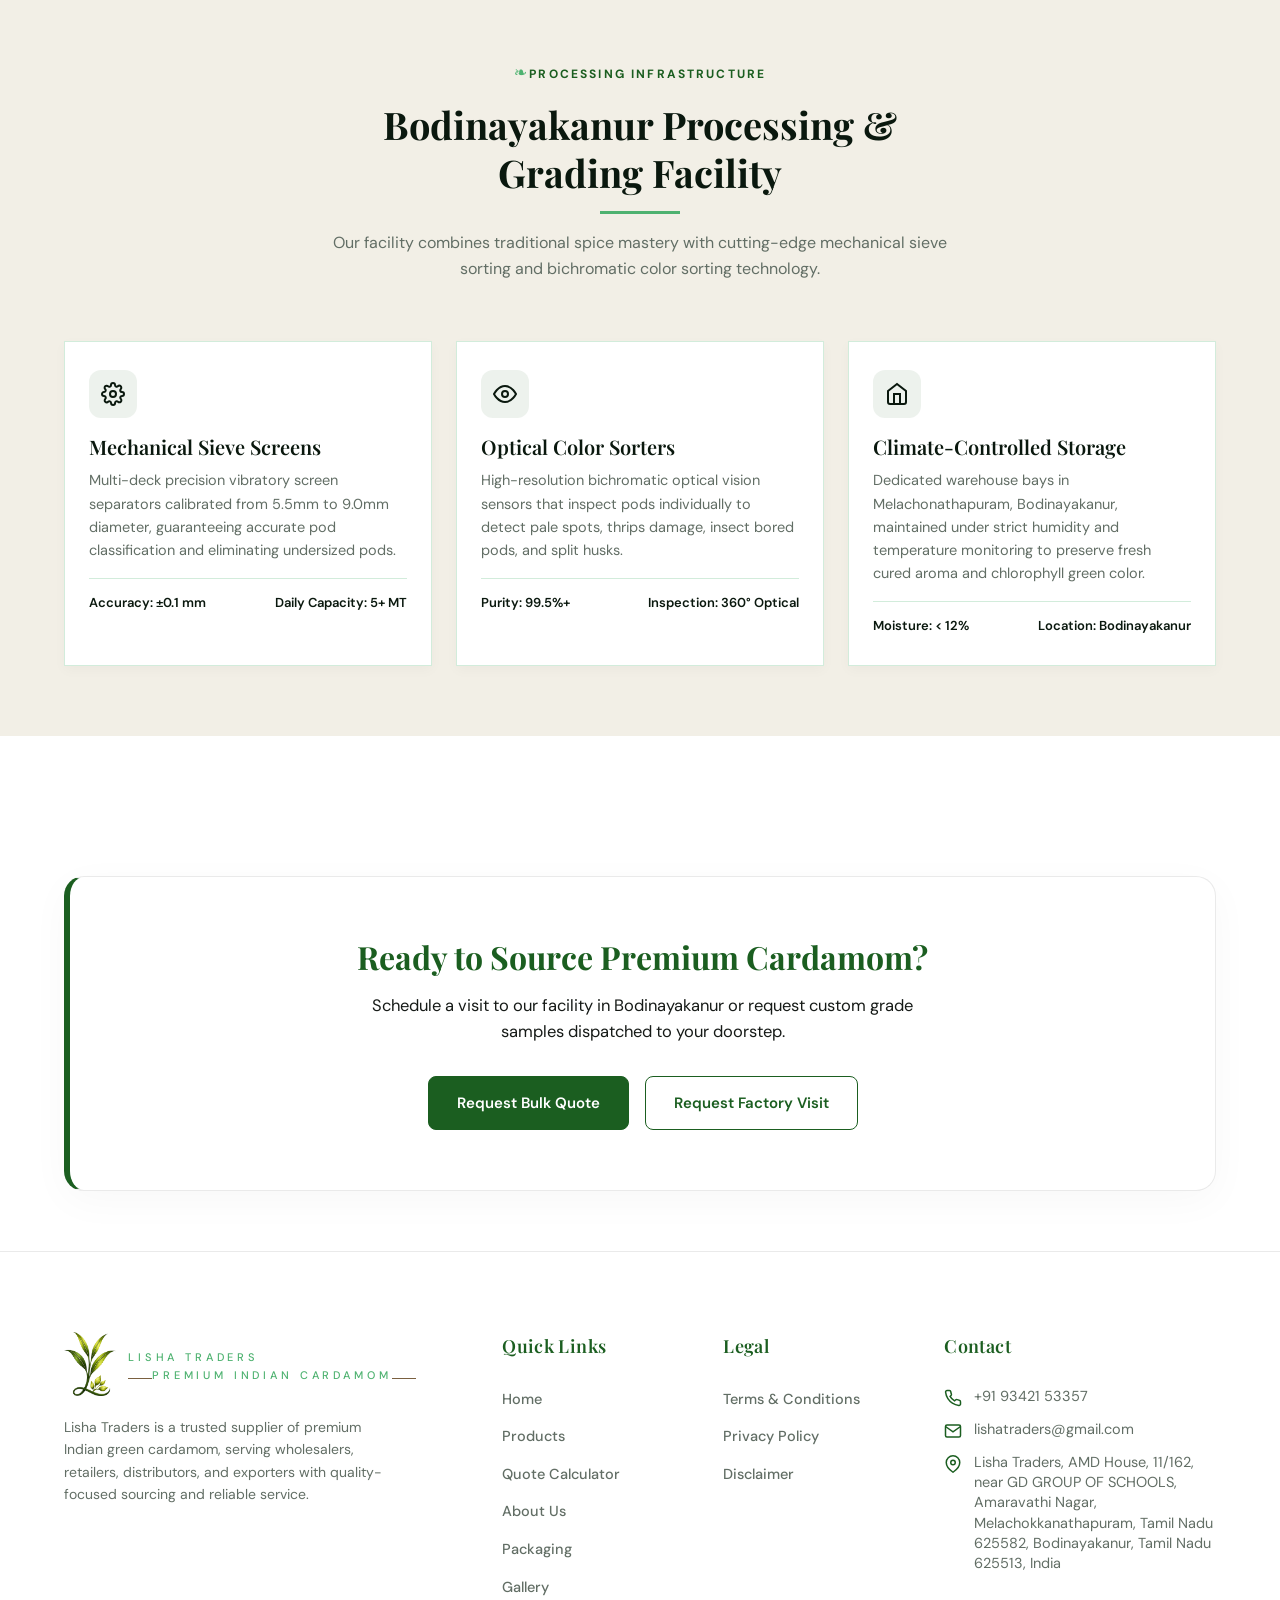
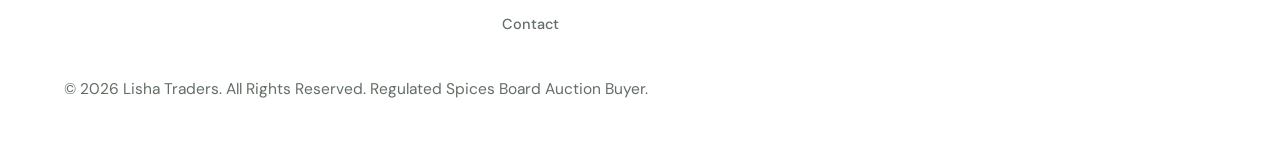
<file: gallery.html>
<!DOCTYPE html>
<html lang="en">

<head>
  <meta charset="UTF-8">
  <meta name="viewport" content="width=device-width, initial-scale=1.0, maximum-scale=1.0, user-scalable=no">
  <title>Gallery &amp; Facility Tour | Lisha Traders - Bodinayakanur</title>
  <meta name="description"
    content="Take a visual tour of Lisha Traders cardamom facilities: mechanical grading machines, color sorters, sieve sizing, and export warehouse operations in Bodinayakanur.">
  <meta name="keywords"
    content="cardamom gallery, cardamom processing photos, cardamom grading machine, color sorter cardamom, Bodinayakanur cardamom warehouse, spice sorting tour">
  <meta name="robots" content="index, follow">
  <link rel="icon" type="image/png" href="assets/logo.png?v=13">
  <link rel="canonical" href="https://chandrumurugadass03052004-gif.github.io/LT/gallery.html">

  <!-- Open Graph -->
  <meta property="og:type" content="website">
  <meta property="og:url" content="https://chandrumurugadass03052004-gif.github.io/LT/gallery.html">
  <meta property="og:title" content="Gallery &amp; Facility Tour | Lisha Traders - Bodinayakanur">
  <meta property="og:description"
    content="High-resolution visual tour of our mechanical grading, optical color sorting, and export warehouse facilities in Bodinayakanur.">
  <meta property="og:image" content="https://chandrumurugadass03052004-gif.github.io/LT/assets/hero_cardamom.png">

  <!-- Twitter -->
  <meta property="twitter:card" content="summary_large_image">
  <meta property="twitter:url" content="https://chandrumurugadass03052004-gif.github.io/LT/gallery.html">
  <meta property="twitter:title" content="Gallery &amp; Facility Tour | Lisha Traders - Bodinayakanur">
  <meta property="twitter:description"
    content="High-resolution visual tour of our mechanical grading, optical color sorting, and export warehouse facilities in Bodinayakanur.">
  <meta property="twitter:image" content="https://chandrumurugadass03052004-gif.github.io/LT/assets/hero_cardamom.png">

  <!-- Fonts -->
  <link rel="preconnect" href="https://fonts.googleapis.com">
  <link rel="preconnect" href="https://fonts.gstatic.com" crossorigin>
  <link
    href="https://fonts.googleapis.com/css2?family=Playfair+Display:ital,wght@0,500;0,600;0,700;1,500&family=Cormorant+Garamond:ital,wght@0,400;0,500;0,600;0,700;1,400;1,600&family=DM+Sans:wght@400;500;600;700&family=Mukta:wght@400;500;600;700&family=Pavanam&family=Cinzel+Decorative:wght@700&family=Praise&display=swap"
    rel="stylesheet">
  <link rel="stylesheet" href="style.css?v=8.4">
  <script>
    (function() {
      try {
        var savedLang = localStorage.getItem('lisha-lang');
        if (savedLang) {
          document.documentElement.classList.add('has-lang', 'lang-' + savedLang);
          document.documentElement.setAttribute('lang', savedLang);
        }
        if (sessionStorage.getItem('lisha_transition_active') === '1') {
          document.documentElement.classList.add('transition-active');
          setTimeout(function() {
            document.documentElement.classList.remove('transition-active');
            var l = document.getElementById('loader-3d');
            if (l) l.classList.remove('active');
            sessionStorage.removeItem('lisha_transition_active');
          }, 800);
        }
      } catch (e) {}
    })();
  </script>
</head>

<body>

  <!-- 3D SECTION LOADER -->
  <div class="loader-3d" id="loader-3d">
    <div class="loader-panel left"></div>
    <div class="loader-panel right"></div>
    <div class="loader-content">
      <div class="loader-card">
        <img src="assets/logo.png?v=13" alt="Lisha Traders Logo" class="loader-spinner-img">
        <span id="loader-status">Rendering Section...</span>
      </div>
    </div>
  </div>

  <!-- HEADER -->
  <header id="header">
    <div class="nav">
      <a href="index.html" class="logo brand-logo">
        <img src="assets/logo.png?v=13" alt="Lisha Traders Logo" class="logo-img">
        <div class="logo-text">
          <span class="brand-title">LISHA<br class="laptop-br"><span class="mobile-space"> </span>TRADERS</span>
          <span class="brand-subtitle">PREMIUM INDIAN CARDAMOM</span>
        </div>
      </a>
      <nav class="nav-links" id="nav-links">
        <a href="index.html#hero" data-translate="nav_home">Home</a>
        <a href="index.html#products" data-translate="nav_products">Products</a>
        <a href="index.html#calculator" data-translate="nav_calc">Quote Calculator</a>
        <a href="about.html" data-translate="nav_about">About Us</a>
        <a href="packaging.html" data-translate="nav_pack">Packaging</a>
        <a href="gallery.html" class="active" data-translate="nav_gallery">Gallery</a>
        <a href="index.html#contact" data-translate="nav_contact">Contact</a>
        <a href="index.html#calculator" class="mobile-cta-btn" data-translate="btn_get_quote" style="display: none;">Get a Quote →</a>
      </nav>
      <div class="nav-actions">
        <div class="lang-select-wrapper">
          <button class="lang-dropdown-btn" id="lang-dropdown-btn">EN</button>
          <div class="lang-dropdown-menu" id="lang-dropdown-menu">
            <button data-lang="en">English</button>
            <button data-lang="hi" style="font-family:'Mukta', sans-serif; font-weight:500;">हिन्दी</button>
            <button data-lang="ta" style="font-family:'Pavanam', sans-serif;">தமிழ்</button>
          </div>
        </div>
        <a href="index.html#calculator" class="btn btn-dark" data-translate="btn_get_quote">Get a Quote →</a>
        <button class="burger-menu" id="burger-menu" aria-label="Toggle Navigation">
          <span></span>
          <span></span>
          <span></span>
        </button>
      </div>
    </div>
  </header>

  <!-- SUBPAGE HERO -->
  <section class="subpage-hero">
    <div class="wrap subpage-hero-inner reveal">
      <div class="subpage-breadcrumb">
        <a href="index.html">Home</a>
        <span>&rsaquo;</span>
        <span>Gallery</span>
      </div>
      <div class="eyebrow" data-translate="gallery_eyebrow">Visual Tour</div>
      <h1 data-translate="gallery_title">Premium Quality <span>Gallery</span></h1>
      <p>
        Explore high-resolution photography of our mechanical sorting machines, precision sieve grading, optical color sorting lines, and export warehouse operations in Bodinayakanur.
      </p>
      <div class="subpage-hero-actions">
        <a href="index.html#calculator" class="btn btn-dark" data-translate="btn_calc_bulk">Calculate Bulk Quote →</a>
        <a href="index.html#contact" class="btn btn-outline" data-translate="btn_gallery_visit">Schedule Factory Visit</a>
      </div>
    </div>
  </section>

  <!-- GALLERY SECTION -->
  <section id="gallery" style="padding: 70px 0;">
    <div class="wrap">
      <div class="gallery-section reveal">
        <div class="gallery-head">
          <div>
            <div class="eyebrow" data-translate="gallery_eyebrow">Visual Tour</div>
            <h2 data-translate="gallery_title">Premium Quality Gallery</h2>
          </div>
          <a href="index.html#contact" class="btn btn-outline-white" data-translate="btn_gallery_visit">Request Factory Visit</a>
        </div>
        <div class="gallery-grid">
          <!-- Card 1: Grade Machine -->
          <div class="g-photo g-photo-group"
               data-gallery-images='["assets/grade machine 1.jpg","assets/grade machine 2.jpg"]'
               data-gallery-eyebrow="Mechanical Sorting"
               data-gallery-title="Grade Machine">
            <img src="assets/grade machine 1.jpg" alt="Lisha Traders Grade Sorting Machine" loading="lazy">
            <div class="g-overlay">
              <span>Mechanical Sorting</span>
              <h4>Grade Machine</h4>
            </div>
            <div class="g-multi-badge">
              <svg width="12" height="12" viewBox="0 0 24 24" fill="none" stroke="currentColor" stroke-width="2.5"><rect x="3" y="3" width="7" height="7"/><rect x="14" y="3" width="7" height="7"/><rect x="3" y="14" width="7" height="7"/><rect x="14" y="14" width="7" height="7"/></svg>
              2 Photos
            </div>
          </div>
          <!-- Card 2: Color Sorting (Group) -->
          <div class="g-photo g-photo-group"
               data-gallery-images='["assets/color sorting 1.jpg","assets/color sorting 2.jpg"]'
               data-gallery-eyebrow="Color Sorting"
               data-gallery-title="Color Sorting">
            <img src="assets/color sorting 1.jpg" alt="Lisha Traders Color Sorting" loading="lazy">
            <div class="g-overlay">
              <span>Color Sorting</span>
              <h4>Color Sorting</h4>
            </div>
            <div class="g-multi-badge">
              <svg width="12" height="12" viewBox="0 0 24 24" fill="none" stroke="currentColor" stroke-width="2.5"><rect x="3" y="3" width="7" height="7"/><rect x="14" y="3" width="7" height="7"/><rect x="3" y="14" width="7" height="7"/><rect x="14" y="14" width="7" height="7"/></svg>
              2 Photos
            </div>
          </div>
          <!-- Card 3: Sieve Sizing -->
          <div class="g-photo">
            <img src="assets/Sieve%20Sizing.jpg" alt="Lisha Traders Cardamom Sieve Sizing" loading="lazy">
            <div class="g-overlay">
              <span data-translate="gallery_card_2_eyebrow">Mechanical Sorting</span>
              <h4 data-translate="gallery_card_2_title">Sieve Sizing</h4>
            </div>
          </div>
          <!-- Card 4: Visual Inspection -->
          <div class="g-photo">
            <img src="assets/Color%20Sorting.jpg" alt="Lisha Traders Cardamom Color Sorting" loading="lazy">
            <div class="g-overlay">
              <span data-translate="gallery_card_3_eyebrow">Visual Inspection</span>
              <h4 data-translate="gallery_card_3_title">Color Sorting</h4>
            </div>
          </div>
          <!-- Card 5: Logistics -->
          <div class="g-photo">
            <img src="assets/logistics.jpeg" alt="Lisha Traders Cardamom Safe Packing & Logistics" loading="lazy">
            <div class="g-overlay">
              <span data-translate="gallery_card_4_eyebrow">Logistics</span>
              <h4 data-translate="gallery_card_4_title">Safe Packing</h4>
            </div>
          </div>
        </div>
      </div>
    </div>
  </section>

  <!-- FACILITY CAPABILITIES SECTION -->
  <section class="bg-cream-2" style="padding: 70px 0;">
    <div class="wrap">
      <div class="section-head text-center reveal">
        <span class="eyebrow" style="color: #1B5E20; text-align: center; display: block;">PROCESSING INFRASTRUCTURE</span>
        <h2 style="font-family: var(--font-serif); font-size: 38px; color: var(--green-900); font-weight: 700; margin-top: 10px; margin-bottom: 16px;">
          Bodinayakanur Processing &amp; Grading Facility
        </h2>
        <p style="font-size: 16px; color: var(--muted); max-width: 680px; margin: 0 auto; line-height: 1.6;">
          Our facility combines traditional spice mastery with cutting-edge mechanical sieve sorting and bichromatic color sorting technology.
        </p>
      </div>

      <div class="packaging-specs-grid">
        <div class="pack-spec-card reveal-fade-up">
          <div class="pack-spec-icon">
            <svg width="24" height="24" viewBox="0 0 24 24" fill="none" stroke="currentColor" stroke-width="2"><circle cx="12" cy="12" r="3"></circle><path d="M19.4 15a1.65 1.65 0 0 0 .33 1.82l.06.06a2 2 0 0 1 0 2.83 2 2 0 0 1-2.83 0l-.06-.06a1.65 1.65 0 0 0-1.82-.33 1.65 1.65 0 0 0-1 1.51V21a2 2 0 0 1-2 2 2 2 0 0 1-2-2v-.09A1.65 1.65 0 0 0 9 19.4a1.65 1.65 0 0 0-1.82.33l-.06.06a2 2 0 0 1-2.83 0 2 2 0 0 1 0-2.83l.06-.06a1.65 1.65 0 0 0 .33-1.82 1.65 1.65 0 0 0-1.51-1H3a2 2 0 0 1-2-2 2 2 0 0 1 2-2h.09A1.65 1.65 0 0 0 4.6 9a1.65 1.65 0 0 0-.33-1.82l-.06-.06a2 2 0 0 1 0-2.83 2 2 0 0 1 2.83 0l.06.06a1.65 1.65 0 0 0 1.82.33H9a1.65 1.65 0 0 0 1-1.51V3a2 2 0 0 1 2-2 2 2 0 0 1 2 2v.09a1.65 1.65 0 0 0 1 1.51 1.65 1.65 0 0 0 1.82-.33l.06-.06a2 2 0 0 1 2.83 0 2 2 0 0 1 0 2.83l-.06.06a1.65 1.65 0 0 0-.33 1.82V9a1.65 1.65 0 0 0 1.51 1H21a2 2 0 0 1 2 2 2 2 0 0 1-2 2h-.09a1.65 1.65 0 0 0-1.51 1z"></path></svg>
          </div>
          <h3>Mechanical Sieve Screens</h3>
          <p>Multi-deck precision vibratory screen separators calibrated from 5.5mm to 9.0mm diameter, guaranteeing accurate pod classification and eliminating undersized pods.</p>
          <div class="pack-spec-meta">
            <span>Accuracy: ±0.1 mm</span>
            <span>Daily Capacity: 5+ MT</span>
          </div>
        </div>

        <div class="pack-spec-card reveal-fade-up">
          <div class="pack-spec-icon">
            <svg width="24" height="24" viewBox="0 0 24 24" fill="none" stroke="currentColor" stroke-width="2"><path d="M1 12s4-8 11-8 11 8 11 8-4 8-11 8-11-8-11-8z"></path><circle cx="12" cy="12" r="3"></circle></svg>
          </div>
          <h3>Optical Color Sorters</h3>
          <p>High-resolution bichromatic optical vision sensors that inspect pods individually to detect pale spots, thrips damage, insect bored pods, and split husks.</p>
          <div class="pack-spec-meta">
            <span>Purity: 99.5%+</span>
            <span>Inspection: 360° Optical</span>
          </div>
        </div>

        <div class="pack-spec-card reveal-fade-up">
          <div class="pack-spec-icon">
            <svg width="24" height="24" viewBox="0 0 24 24" fill="none" stroke="currentColor" stroke-width="2"><path d="M3 9l9-7 9 7v11a2 2 0 0 1-2 2H5a2 2 0 0 1-2-2z"></path><polyline points="9 22 9 12 15 12 15 22"></polyline></svg>
          </div>
          <h3>Climate-Controlled Storage</h3>
          <p>Dedicated warehouse bays in Melachonathapuram, Bodinayakanur, maintained under strict humidity and temperature monitoring to preserve fresh cured aroma and chlorophyll green color.</p>
          <div class="pack-spec-meta">
            <span>Moisture: &lt; 12%</span>
            <span>Location: Bodinayakanur</span>
          </div>
        </div>
      </div>
    </div>
  </section>

  <!-- CTA BANNER -->
  <section class="bg-white" style="padding: 60px 0;">
    <div class="wrap">
      <div class="hub-cta-banner-container reveal-fade-up">
        <div class="hub-cta-banner-card">
          <h3 data-translate="cta_bottom_title">Ready to Source Premium Cardamom?</h3>
          <p>Schedule a visit to our facility in Bodinayakanur or request custom grade samples dispatched to your doorstep.</p>
          <div class="hub-cta-banner-btns">
            <a href="index.html#calculator" class="btn-primary" data-translate="cta_bottom_btn_quote">Request Bulk Quote</a>
            <a href="index.html#contact" class="btn-secondary" data-translate="btn_gallery_visit">Schedule Factory Visit</a>
          </div>
        </div>
      </div>
    </div>
  </section>

  <!-- FOOTER -->
  <footer class="premium-footer">
    <div class="wrap">
      <div class="footer-grid-redesign">
        <!-- Column 1: Company -->
        <div class="footer-col company-col">
          <div class="foot-logo-redesign brand-logo">
            <img src="assets/logo.png?v=13" alt="Lisha Traders Logo" class="foot-logo-img">
            <div class="logo-text">
              <span class="brand-title">LISHA TRADERS</span>
              <span class="brand-subtitle">PREMIUM INDIAN CARDAMOM</span>
            </div>
          </div>
          <p class="foot-description" data-translate="footer_about_desc">
            Lisha Traders is a trusted supplier of premium Indian green cardamom, serving wholesalers, retailers,
            distributors, and exporters with quality-focused sourcing and reliable service.
          </p>
        </div>

        <!-- Column 2: Quick Links -->
        <div class="footer-col links-col">
          <h5 data-translate="footer_links_title">Quick Links</h5>
          <ul class="footer-links-list">
            <li><a href="index.html#hero" data-translate="fl_home">Home</a></li>
            <li><a href="index.html#products" data-translate="fl_prod">Products</a></li>
            <li><a href="index.html#calculator" data-translate="fl_quote">Quote Calculator</a></li>
            <li><a href="about.html" data-translate="fl_about">About Us</a></li>
            <li><a href="packaging.html" data-translate="fl_pack">Packaging</a></li>
            <li><a href="gallery.html" data-translate="fl_gallery">Gallery</a></li>
            <li><a href="index.html#contact" data-translate="fl_contact">Contact</a></li>
          </ul>
        </div>

        <!-- Column 3: Legal -->
        <div class="footer-col links-col">
          <h5 data-translate="footer_legal_title">Legal</h5>
          <ul class="footer-links-list">
            <li><a href="terms-and-conditions.html" target="_blank" data-translate="fl_terms" id="link-footer-terms">Terms &amp; Conditions</a></li>
            <li><a href="privacy-policy.html" target="_blank" data-translate="fl_privacy" id="link-footer-privacy">Privacy Policy</a></li>
            <li><a href="disclaimer.html" target="_blank" data-translate="fl_disc" id="link-footer-disc">Disclaimer</a></li>
          </ul>
        </div>

        <!-- Column 4: Contact Info -->
        <div class="footer-col contact-col">
          <h5 data-translate="footer_contact_title">Contact</h5>
          <ul class="footer-contact-list">
            <li>
              <svg width="18" height="18" viewBox="0 0 24 24" fill="none" stroke="currentColor" stroke-width="2"><path d="M22 16.92v3a2 2 0 0 1-2.18 2 19.79 19.79 0 0 1-8.63-3.07 19.5 19.5 0 0 1-6-6 19.79 19.79 0 0 1-3.07-8.67A2 2 0 0 1 4.11 2h3a2 2 0 0 1 2 1.72 12.84 12.84 0 0 0 .7 2.81 2 2 0 0 1-.45 2.11L8.09 9.91a16 16 0 0 0 6 6l1.27-1.27a2 2 0 0 1 2.11-.45 12.84 12.84 0 0 0 2.81.7A2 2 0 0 1 22 16.92z"></path></svg>
              <span>+91 93421 53357</span>
            </li>
            <li>
              <svg width="18" height="18" viewBox="0 0 24 24" fill="none" stroke="currentColor" stroke-width="2"><path d="M4 4h16c1.1 0 2 .9 2 2v12c0 1.1-.9 2-2 2H4c-1.1 0-2-.9-2-2V6c0-1.1.9-2 2-2z"></path><polyline points="22,6 12,13 2,6"></polyline></svg>
              <span>lishatraders@gmail.com</span>
            </li>
            <li>
              <svg width="18" height="18" viewBox="0 0 24 24" fill="none" stroke="currentColor" stroke-width="2"><path d="M21 10c0 7-9 13-9 13s-9-6-9-13a9 9 0 0 1 18 0z"></path><circle cx="12" cy="10" r="3"></circle></svg>
              <span data-translate="contact_info_loc_val">Lisha Traders, AMD House, 11/162, near GD GROUP OF SCHOOLS, Amaravathi Nagar, Melachokkanathapuram, Tamil Nadu 625582, Bodinayakanur, Tamil Nadu 625513, India</span>
            </li>
          </ul>
        </div>
      </div>

      <div class="footer-bottom-redesign">
        <div class="foot-bottom-left">
          <p>&copy; 2026 Lisha Traders. All Rights Reserved. Regulated Spices Board Auction Buyer.</p>
        </div>
      </div>
    </div>
  </footer>

  <!-- GALLERY LIGHTBOX MODAL -->
  <div class="lightbox-modal" id="lightbox-modal" aria-hidden="true">
    <button class="lightbox-close" id="lightbox-close" aria-label="Close Lightbox">&times;</button>
    <div class="lightbox-content">
      <div id="lightbox-media-container"></div>
      <div class="lightbox-caption">
        <span class="lightbox-eyebrow"></span>
        <h4 class="lightbox-title"></h4>
      </div>
    </div>
  </div>

  <script src="app.js?v=8.4"></script>
</body>

</html>
</file>
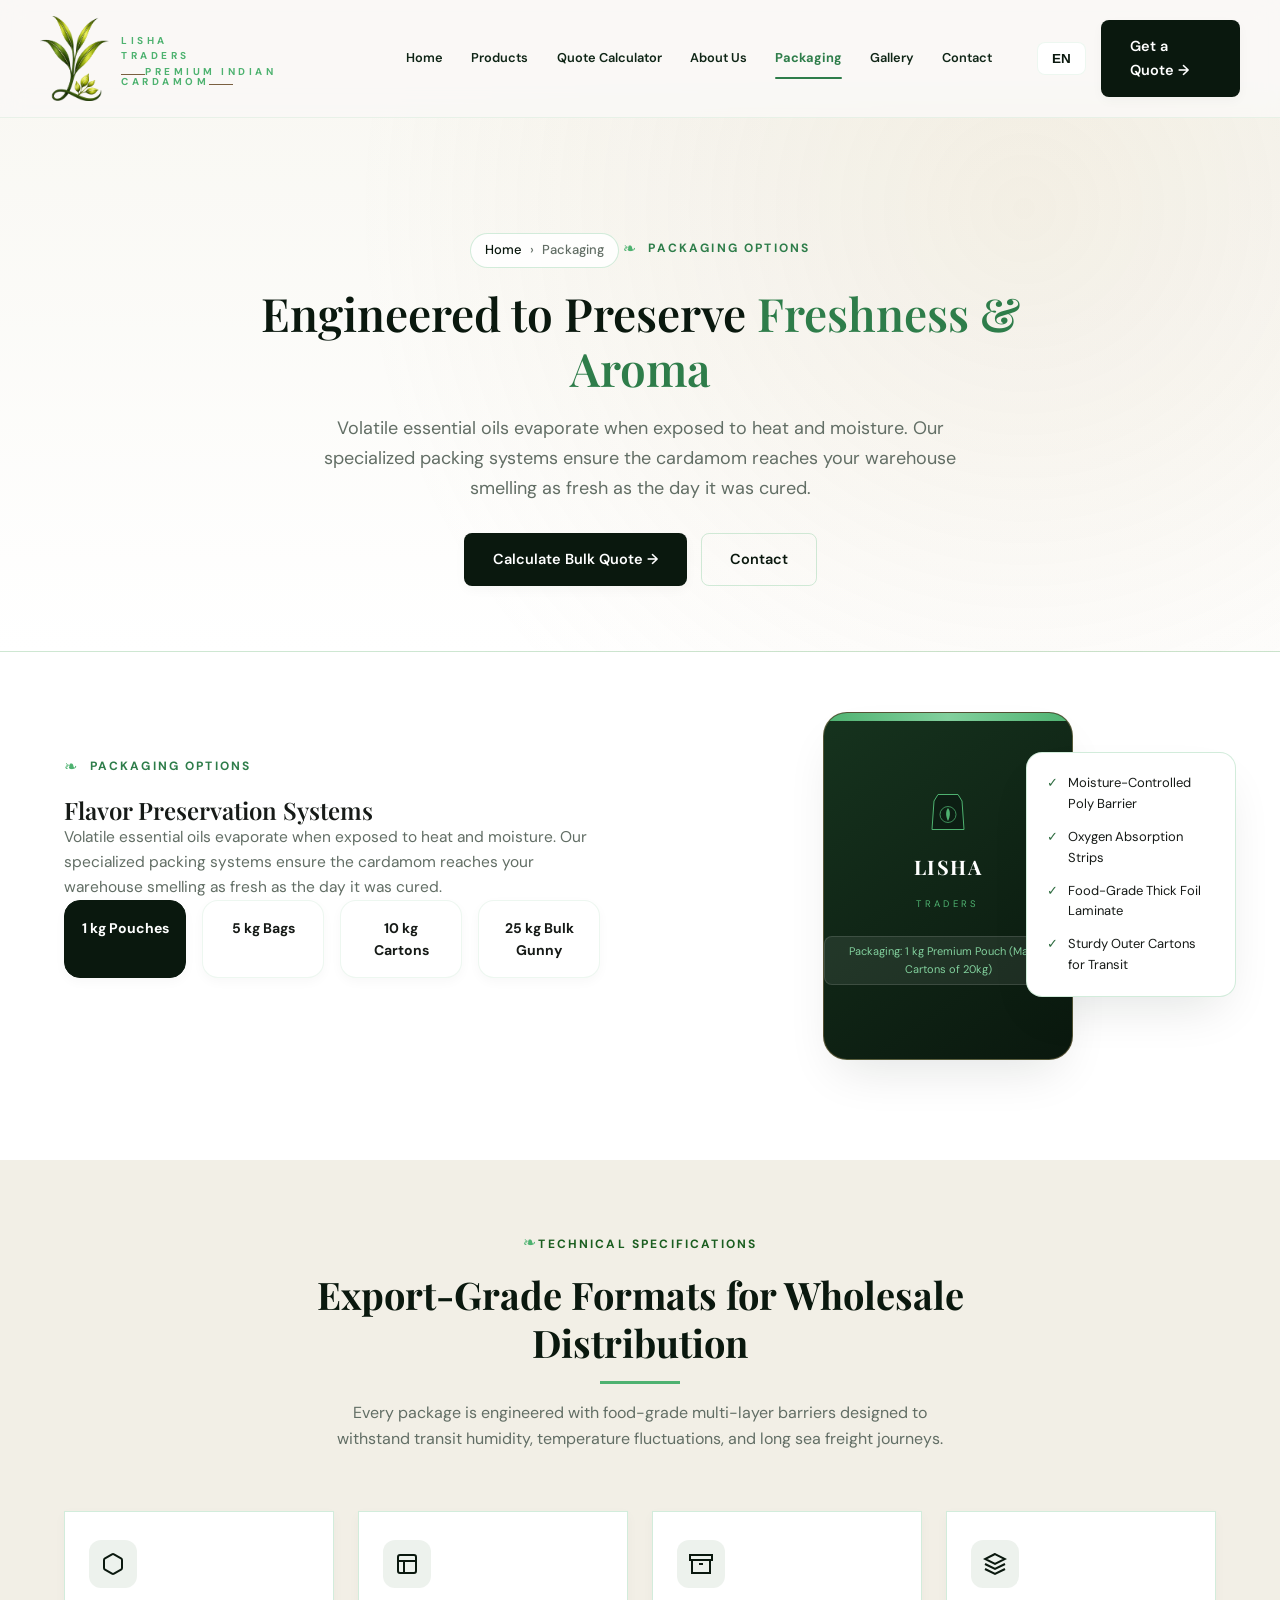
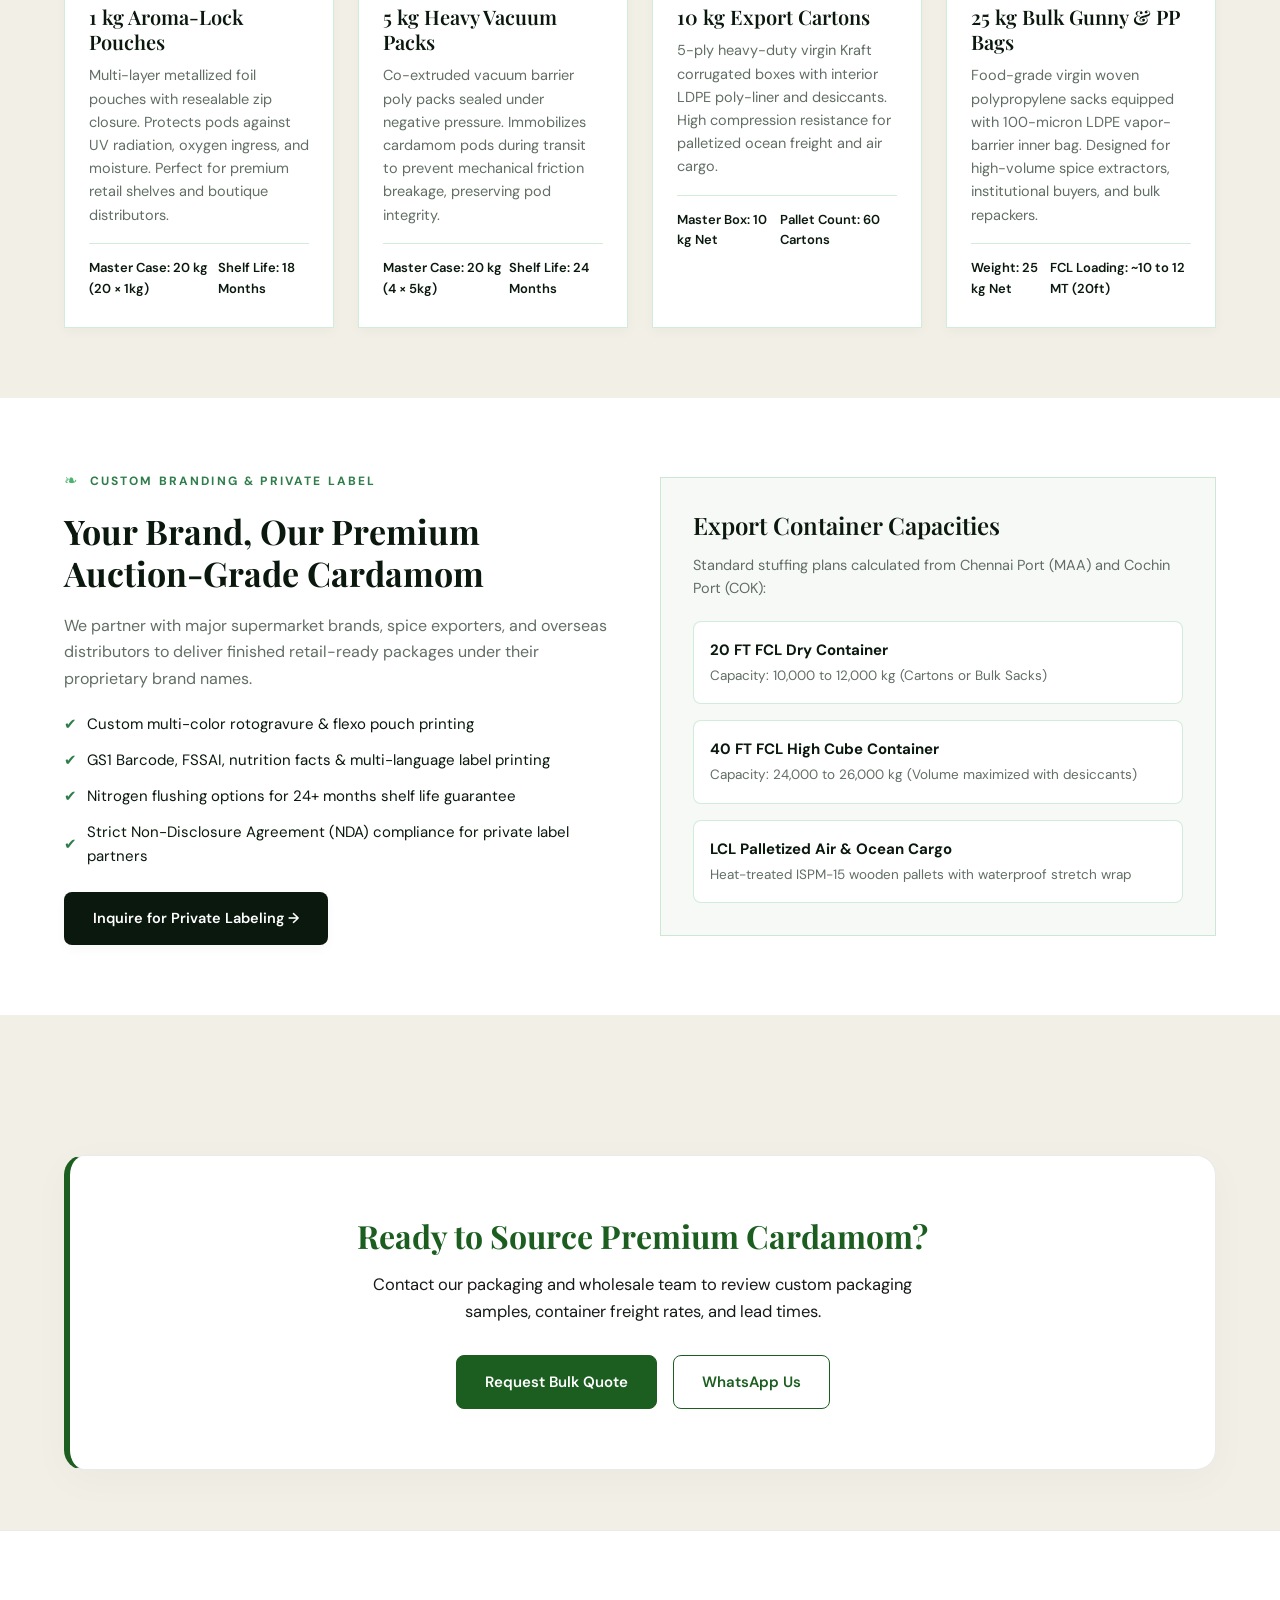
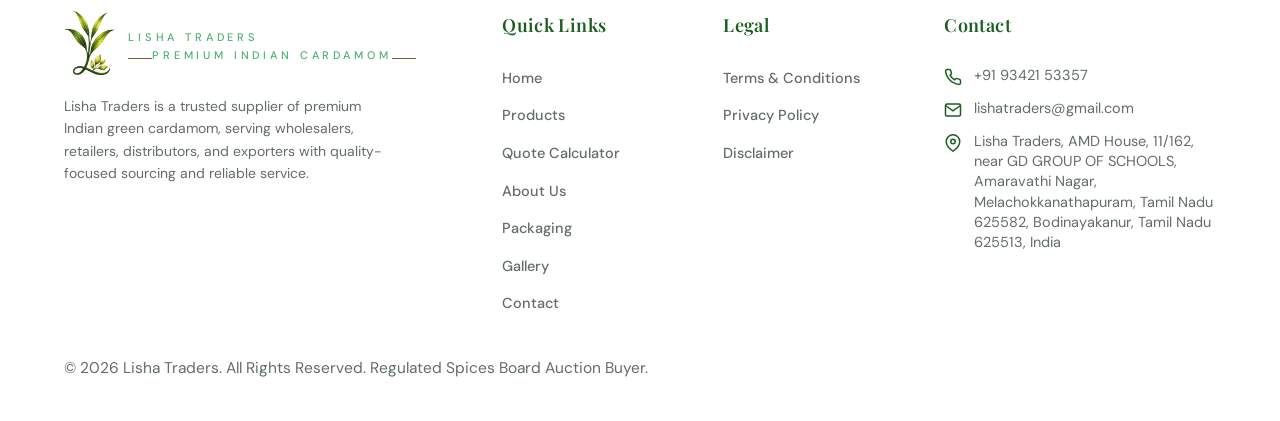
<file: packaging.html>
<!DOCTYPE html>
<html lang="en">

<head>
  <meta charset="UTF-8">
  <meta name="viewport" content="width=device-width, initial-scale=1.0, maximum-scale=1.0, user-scalable=no">
  <title>Packaging &amp; Flavor Preservation | Lisha Traders</title>
  <meta name="description"
    content="Explore Lisha Traders export-grade packaging options: 1kg aroma-lock pouches, 5kg vacuum bags, 10kg cartons, and 25kg bulk sacks with moisture protection.">
  <meta name="keywords"
    content="cardamom packaging, export cardamom packing, 1kg cardamom pouch, 5kg vacuum bags, 25kg bulk cardamom, aroma lock packaging, Bodinayakanur spice packaging">
  <meta name="robots" content="index, follow">
  <link rel="icon" type="image/png" href="assets/logo.png?v=13">
  <link rel="canonical" href="https://chandrumurugadass03052004-gif.github.io/LT/packaging.html">

  <!-- Open Graph -->
  <meta property="og:type" content="website">
  <meta property="og:url" content="https://chandrumurugadass03052004-gif.github.io/LT/packaging.html">
  <meta property="og:title" content="Packaging &amp; Flavor Preservation | Lisha Traders">
  <meta property="og:description"
    content="Multi-layer high-barrier poly laminate pouches and vacuum packaging to seal in volatile essential oils and natural green color.">
  <meta property="og:image" content="https://chandrumurugadass03052004-gif.github.io/LT/assets/hero_cardamom.png">

  <!-- Twitter -->
  <meta property="twitter:card" content="summary_large_image">
  <meta property="twitter:url" content="https://chandrumurugadass03052004-gif.github.io/LT/packaging.html">
  <meta property="twitter:title" content="Packaging &amp; Flavor Preservation | Lisha Traders">
  <meta property="twitter:description"
    content="Multi-layer high-barrier poly laminate pouches and vacuum packaging to seal in volatile essential oils and natural green color.">
  <meta property="twitter:image" content="https://chandrumurugadass03052004-gif.github.io/LT/assets/hero_cardamom.png">

  <!-- Fonts -->
  <link rel="preconnect" href="https://fonts.googleapis.com">
  <link rel="preconnect" href="https://fonts.gstatic.com" crossorigin>
  <link
    href="https://fonts.googleapis.com/css2?family=Playfair+Display:ital,wght@0,500;0,600;0,700;1,500&family=Cormorant+Garamond:ital,wght@0,400;0,500;0,600;0,700;1,400;1,600&family=DM+Sans:wght@400;500;600;700&family=Mukta:wght@400;500;600;700&family=Pavanam&family=Cinzel+Decorative:wght@700&family=Praise&display=swap"
    rel="stylesheet">
  <link rel="stylesheet" href="style.css?v=8.4">
  <script>
    (function() {
      try {
        var savedLang = localStorage.getItem('lisha-lang');
        if (savedLang) {
          document.documentElement.classList.add('has-lang', 'lang-' + savedLang);
          document.documentElement.setAttribute('lang', savedLang);
        }
        if (sessionStorage.getItem('lisha_transition_active') === '1') {
          document.documentElement.classList.add('transition-active');
          setTimeout(function() {
            document.documentElement.classList.remove('transition-active');
            var l = document.getElementById('loader-3d');
            if (l) l.classList.remove('active');
            sessionStorage.removeItem('lisha_transition_active');
          }, 800);
        }
      } catch (e) {}
    })();
  </script>
</head>

<body>

  <!-- 3D SECTION LOADER -->
  <div class="loader-3d" id="loader-3d">
    <div class="loader-panel left"></div>
    <div class="loader-panel right"></div>
    <div class="loader-content">
      <div class="loader-card">
        <img src="assets/logo.png?v=13" alt="Lisha Traders Logo" class="loader-spinner-img">
        <span id="loader-status">Rendering Section...</span>
      </div>
    </div>
  </div>

  <!-- HEADER -->
  <header id="header">
    <div class="nav">
      <a href="index.html" class="logo brand-logo">
        <img src="assets/logo.png?v=13" alt="Lisha Traders Logo" class="logo-img">
        <div class="logo-text">
          <span class="brand-title">LISHA<br class="laptop-br"><span class="mobile-space"> </span>TRADERS</span>
          <span class="brand-subtitle">PREMIUM INDIAN CARDAMOM</span>
        </div>
      </a>
      <nav class="nav-links" id="nav-links">
        <a href="index.html#hero" data-translate="nav_home">Home</a>
        <a href="index.html#products" data-translate="nav_products">Products</a>
        <a href="index.html#calculator" data-translate="nav_calc">Quote Calculator</a>
        <a href="about.html" data-translate="nav_about">About Us</a>
        <a href="packaging.html" class="active" data-translate="nav_pack">Packaging</a>
        <a href="gallery.html" data-translate="nav_gallery">Gallery</a>
        <a href="index.html#contact" data-translate="nav_contact">Contact</a>
        <a href="index.html#calculator" class="mobile-cta-btn" data-translate="btn_get_quote" style="display: none;">Get a Quote →</a>
      </nav>
      <div class="nav-actions">
        <div class="lang-select-wrapper">
          <button class="lang-dropdown-btn" id="lang-dropdown-btn">EN</button>
          <div class="lang-dropdown-menu" id="lang-dropdown-menu">
            <button data-lang="en">English</button>
            <button data-lang="hi" style="font-family:'Mukta', sans-serif; font-weight:500;">हिन्दी</button>
            <button data-lang="ta" style="font-family:'Pavanam', sans-serif;">தமிழ்</button>
          </div>
        </div>
        <a href="index.html#calculator" class="btn btn-dark" data-translate="btn_get_quote">Get a Quote →</a>
        <button class="burger-menu" id="burger-menu" aria-label="Toggle Navigation">
          <span></span>
          <span></span>
          <span></span>
        </button>
      </div>
    </div>
  </header>

  <!-- SUBPAGE HERO -->
  <section class="subpage-hero">
    <div class="wrap subpage-hero-inner reveal">
      <div class="subpage-breadcrumb">
        <a href="index.html">Home</a>
        <span>&rsaquo;</span>
        <span>Packaging</span>
      </div>
      <div class="eyebrow" data-translate="pack_eyebrow">Flavor Preservation Systems</div>
      <h1>Engineered to Preserve <span>Freshness &amp; Aroma</span></h1>
      <p data-translate="pack_desc">
        Volatile essential oils evaporate when exposed to heat and moisture. Our specialized packing systems ensure the cardamom reaches your warehouse smelling as fresh as the day it was cured.
      </p>
      <div class="subpage-hero-actions">
        <a href="index.html#calculator" class="btn btn-dark" data-translate="btn_calc_bulk">Calculate Bulk Quote →</a>
        <a href="index.html#contact" class="btn btn-outline" data-translate="nav_contact">Request Packaging Sample</a>
      </div>
    </div>
  </section>

  <!-- PACKAGING SECTION -->
  <section class="bg-white" id="pack" style="padding-top: 60px;">
    <div class="wrap pack-grid">
      <div class="reveal">
        <div class="eyebrow" data-translate="pack_eyebrow">Packaging Options</div>
        <h2 data-translate="pack_title">Flavor Preservation Systems</h2>
        <p data-translate="pack_desc">Volatile essential oils evaporate when exposed to heat and moisture. Our
          specialized packing systems ensure the cardamom reaches your warehouse smelling as fresh as the day it was
          cured.</p>

        <!-- Weight Tab Selectors -->
        <div class="weights">
          <div class="weight-selector active" data-weight="1kg">
            <span data-translate="pack_1kg_tab">1 kg Pouches</span>
          </div>
          <div class="weight-selector" data-weight="5kg">
            <span data-translate="pack_5kg_tab">5 kg Bags</span>
          </div>
          <div class="weight-selector" data-weight="10kg">
            <span data-translate="pack_10kg_tab">10 kg Cartons</span>
          </div>
          <div class="weight-selector" data-weight="25kg">
            <span data-translate="pack_25kg_tab">25 kg Bulk Gunny</span>
          </div>
        </div>
      </div>

      <div class="pack-media reveal delay-1">
        <div class="pouch-visual">
          <svg viewBox="0 0 100 100" fill="none" xmlns="http://www.w3.org/2000/svg">
            <path d="M30 15 L70 15 L78 28 L82 85 L18 85 L22 28 Z" fill="#0c1e13" stroke="var(--gold)"
              stroke-width="2" />
            <circle cx="50" cy="55" r="16" fill="none" stroke="var(--gold)" stroke-width="1.5" />
            <path d="M50 42 C 55 48, 55 58, 50 68 C 45 58, 45 48, 50 42 Z" fill="var(--gold)" />
          </svg>
          <strong>LISHA</strong>
          <span>TRADERS</span>
          <div class="pouch-label" id="current-pouch-label" data-translate="pack_select_lbl">Select packaging...</div>
        </div>
        <div class="check-card">
          <ul>
            <li data-translate="pack_point_1">Moisture-Controlled Poly Barrier</li>
            <li data-translate="pack_point_2">Oxygen Absorption Strips</li>
            <li data-translate="pack_point_3">Food-Grade Thick Foil Laminate</li>
            <li data-translate="pack_point_4">Sturdy Outer Cartons for Transit</li>
          </ul>
        </div>
      </div>
    </div>
  </section>

  <!-- DETAILED SPECIFICATIONS SECTION -->
  <section class="bg-cream-2" style="padding: 70px 0;">
    <div class="wrap">
      <div class="section-head text-center reveal">
        <span class="eyebrow" style="color: #1B5E20; text-align: center; display: block;">TECHNICAL SPECIFICATIONS</span>
        <h2 style="font-family: var(--font-serif); font-size: 38px; color: var(--green-900); font-weight: 700; margin-top: 10px; margin-bottom: 16px;">
          Export-Grade Formats for Wholesale Distribution
        </h2>
        <p style="font-size: 16px; color: var(--muted); max-width: 680px; margin: 0 auto; line-height: 1.6;">
          Every package is engineered with food-grade multi-layer barriers designed to withstand transit humidity, temperature fluctuations, and long sea freight journeys.
        </p>
      </div>

      <div class="packaging-specs-grid">
        <!-- Spec 1: 1kg -->
        <div class="pack-spec-card reveal-fade-up">
          <div class="pack-spec-icon">
            <svg width="24" height="24" viewBox="0 0 24 24" fill="none" stroke="currentColor" stroke-width="2"><path d="M21 16V8a2 2 0 0 0-1-1.73l-7-4a2 2 0 0 0-2 0l-7 4A2 2 0 0 0 3 8v8a2 2 0 0 0 1 1.73l7 4a2 2 0 0 0 2 0l7-4A2 2 0 0 0 21 16z"></path></svg>
          </div>
          <h3>1 kg Aroma-Lock Pouches</h3>
          <p>Multi-layer metallized foil pouches with resealable zip closure. Protects pods against UV radiation, oxygen ingress, and moisture. Perfect for premium retail shelves and boutique distributors.</p>
          <div class="pack-spec-meta">
            <span>Master Case: 20 kg (20 × 1kg)</span>
            <span>Shelf Life: 18 Months</span>
          </div>
        </div>

        <!-- Spec 2: 5kg -->
        <div class="pack-spec-card reveal-fade-up">
          <div class="pack-spec-icon">
            <svg width="24" height="24" viewBox="0 0 24 24" fill="none" stroke="currentColor" stroke-width="2"><rect x="3" y="3" width="18" height="18" rx="2" ry="2"></rect><line x1="3" y1="9" x2="21" y2="9"></line><line x1="9" y1="21" x2="9" y2="9"></line></svg>
          </div>
          <h3>5 kg Heavy Vacuum Packs</h3>
          <p>Co-extruded vacuum barrier poly packs sealed under negative pressure. Immobilizes cardamom pods during transit to prevent mechanical friction breakage, preserving pod integrity.</p>
          <div class="pack-spec-meta">
            <span>Master Case: 20 kg (4 × 5kg)</span>
            <span>Shelf Life: 24 Months</span>
          </div>
        </div>

        <!-- Spec 3: 10kg -->
        <div class="pack-spec-card reveal-fade-up">
          <div class="pack-spec-icon">
            <svg width="24" height="24" viewBox="0 0 24 24" fill="none" stroke="currentColor" stroke-width="2"><polyline points="21 8 21 21 3 21 3 8"></polyline><rect x="1" y="3" width="22" height="5"></rect><line x1="10" y1="12" x2="14" y2="12"></line></svg>
          </div>
          <h3>10 kg Export Cartons</h3>
          <p>5-ply heavy-duty virgin Kraft corrugated boxes with interior LDPE poly-liner and desiccants. High compression resistance for palletized ocean freight and air cargo.</p>
          <div class="pack-spec-meta">
            <span>Master Box: 10 kg Net</span>
            <span>Pallet Count: 60 Cartons</span>
          </div>
        </div>

        <!-- Spec 4: 25kg -->
        <div class="pack-spec-card reveal-fade-up">
          <div class="pack-spec-icon">
            <svg width="24" height="24" viewBox="0 0 24 24" fill="none" stroke="currentColor" stroke-width="2"><path d="M12 2L2 7l10 5 10-5-10-5z"></path><path d="M2 17l10 5 10-5"></path><path d="M2 12l10 5 10-5"></path></svg>
          </div>
          <h3>25 kg Bulk Gunny &amp; PP Bags</h3>
          <p>Food-grade virgin woven polypropylene sacks equipped with 100-micron LDPE vapor-barrier inner bag. Designed for high-volume spice extractors, institutional buyers, and bulk repackers.</p>
          <div class="pack-spec-meta">
            <span>Weight: 25 kg Net</span>
            <span>FCL Loading: ~10 to 12 MT (20ft)</span>
          </div>
        </div>
      </div>
    </div>
  </section>

  <!-- PRIVATE LABEL & CONTAINER LOGISTICS -->
  <section class="bg-white" style="padding: 70px 0;">
    <div class="wrap">
      <div style="display: grid; grid-template-columns: repeat(auto-fit, minmax(320px, 1fr)); gap: 40px; align-items: center;">
        <div class="reveal">
          <div class="eyebrow" style="color: var(--gold-dark);">CUSTOM BRANDING &amp; PRIVATE LABEL</div>
          <h2 style="font-family: var(--font-serif); font-size: 34px; color: var(--green-900); font-weight: 700; margin-bottom: 18px;">
            Your Brand, Our Premium Auction-Grade Cardamom
          </h2>
          <p style="font-size: 16px; color: var(--muted); line-height: 1.65; margin-bottom: 20px;">
            We partner with major supermarket brands, spice exporters, and overseas distributors to deliver finished retail-ready packages under their proprietary brand names.
          </p>
          <ul style="list-style: none; padding: 0; margin: 0 0 24px 0; display: flex; flex-direction: column; gap: 12px;">
            <li style="display: flex; align-items: center; gap: 10px; font-size: 15px; color: var(--green-900);">
              <span style="color: var(--gold-dark); font-weight: bold;">✔</span> Custom multi-color rotogravure &amp; flexo pouch printing
            </li>
            <li style="display: flex; align-items: center; gap: 10px; font-size: 15px; color: var(--green-900);">
              <span style="color: var(--gold-dark); font-weight: bold;">✔</span> GS1 Barcode, FSSAI, nutrition facts &amp; multi-language label printing
            </li>
            <li style="display: flex; align-items: center; gap: 10px; font-size: 15px; color: var(--green-900);">
              <span style="color: var(--gold-dark); font-weight: bold;">✔</span> Nitrogen flushing options for 24+ months shelf life guarantee
            </li>
            <li style="display: flex; align-items: center; gap: 10px; font-size: 15px; color: var(--green-900);">
              <span style="color: var(--gold-dark); font-weight: bold;">✔</span> Strict Non-Disclosure Agreement (NDA) compliance for private label partners
            </li>
          </ul>
          <a href="index.html#contact" class="btn btn-dark">Inquire for Private Labeling →</a>
        </div>

        <div class="reveal delay-1" style="background: #f7f9f7; border: 1px solid var(--line); border-radius: var(--radius-card); padding: 32px;">
          <h3 style="font-family: var(--font-serif); font-size: 24px; color: var(--green-900); margin-bottom: 14px;">
            Export Container Capacities
          </h3>
          <p style="font-size: 14.5px; color: var(--muted); line-height: 1.6; margin-bottom: 20px;">
            Standard stuffing plans calculated from Chennai Port (MAA) and Cochin Port (COK):
          </p>
          <div style="display: flex; flex-direction: column; gap: 16px;">
            <div style="background: #ffffff; padding: 16px; border-radius: 8px; border: 1px solid var(--line);">
              <strong style="color: var(--green-900); display: block; font-size: 15px;">20 FT FCL Dry Container</strong>
              <span style="font-size: 13.5px; color: var(--muted);">Capacity: 10,000 to 12,000 kg (Cartons or Bulk Sacks)</span>
            </div>
            <div style="background: #ffffff; padding: 16px; border-radius: 8px; border: 1px solid var(--line);">
              <strong style="color: var(--green-900); display: block; font-size: 15px;">40 FT FCL High Cube Container</strong>
              <span style="font-size: 13.5px; color: var(--muted);">Capacity: 24,000 to 26,000 kg (Volume maximized with desiccants)</span>
            </div>
            <div style="background: #ffffff; padding: 16px; border-radius: 8px; border: 1px solid var(--line);">
              <strong style="color: var(--green-900); display: block; font-size: 15px;">LCL Palletized Air &amp; Ocean Cargo</strong>
              <span style="font-size: 13.5px; color: var(--muted);">Heat-treated ISPM-15 wooden pallets with waterproof stretch wrap</span>
            </div>
          </div>
        </div>
      </div>
    </div>
  </section>

  <!-- CTA BANNER -->
  <section class="bg-cream-2" style="padding: 60px 0;">
    <div class="wrap">
      <div class="hub-cta-banner-container reveal-fade-up">
        <div class="hub-cta-banner-card">
          <h3 data-translate="cta_bottom_title">Ready to Source Premium Cardamom?</h3>
          <p>Contact our packaging and wholesale team to review custom packaging samples, container freight rates, and lead times.</p>
          <div class="hub-cta-banner-btns">
            <a href="index.html#calculator" class="btn-primary" data-translate="cta_bottom_btn_quote">Request Bulk Quote</a>
            <a href="https://wa.me/919342153357" target="_blank" class="btn-secondary" data-translate="cta_bottom_btn_wa">WhatsApp Us</a>
          </div>
        </div>
      </div>
    </div>
  </section>

  <!-- FOOTER -->
  <footer class="premium-footer">
    <div class="wrap">
      <div class="footer-grid-redesign">
        <!-- Column 1: Company -->
        <div class="footer-col company-col">
          <div class="foot-logo-redesign brand-logo">
            <img src="assets/logo.png?v=13" alt="Lisha Traders Logo" class="foot-logo-img">
            <div class="logo-text">
              <span class="brand-title">LISHA TRADERS</span>
              <span class="brand-subtitle">PREMIUM INDIAN CARDAMOM</span>
            </div>
          </div>
          <p class="foot-description" data-translate="footer_about_desc">
            Lisha Traders is a trusted supplier of premium Indian green cardamom, serving wholesalers, retailers,
            distributors, and exporters with quality-focused sourcing and reliable service.
          </p>
        </div>

        <!-- Column 2: Quick Links -->
        <div class="footer-col links-col">
          <h5 data-translate="footer_links_title">Quick Links</h5>
          <ul class="footer-links-list">
            <li><a href="index.html#hero" data-translate="fl_home">Home</a></li>
            <li><a href="index.html#products" data-translate="fl_prod">Products</a></li>
            <li><a href="index.html#calculator" data-translate="fl_quote">Quote Calculator</a></li>
            <li><a href="about.html" data-translate="fl_about">About Us</a></li>
            <li><a href="packaging.html" data-translate="fl_pack">Packaging</a></li>
            <li><a href="gallery.html" data-translate="fl_gallery">Gallery</a></li>
            <li><a href="index.html#contact" data-translate="fl_contact">Contact</a></li>
          </ul>
        </div>

        <!-- Column 3: Legal -->
        <div class="footer-col links-col">
          <h5 data-translate="footer_legal_title">Legal</h5>
          <ul class="footer-links-list">
            <li><a href="terms-and-conditions.html" target="_blank" data-translate="fl_terms" id="link-footer-terms">Terms &amp; Conditions</a></li>
            <li><a href="privacy-policy.html" target="_blank" data-translate="fl_privacy" id="link-footer-privacy">Privacy Policy</a></li>
            <li><a href="disclaimer.html" target="_blank" data-translate="fl_disc" id="link-footer-disc">Disclaimer</a></li>
          </ul>
        </div>

        <!-- Column 4: Contact Info -->
        <div class="footer-col contact-col">
          <h5 data-translate="footer_contact_title">Contact</h5>
          <ul class="footer-contact-list">
            <li>
              <svg width="18" height="18" viewBox="0 0 24 24" fill="none" stroke="currentColor" stroke-width="2"><path d="M22 16.92v3a2 2 0 0 1-2.18 2 19.79 19.79 0 0 1-8.63-3.07 19.5 19.5 0 0 1-6-6 19.79 19.79 0 0 1-3.07-8.67A2 2 0 0 1 4.11 2h3a2 2 0 0 1 2 1.72 12.84 12.84 0 0 0 .7 2.81 2 2 0 0 1-.45 2.11L8.09 9.91a16 16 0 0 0 6 6l1.27-1.27a2 2 0 0 1 2.11-.45 12.84 12.84 0 0 0 2.81.7A2 2 0 0 1 22 16.92z"></path></svg>
              <span>+91 93421 53357</span>
            </li>
            <li>
              <svg width="18" height="18" viewBox="0 0 24 24" fill="none" stroke="currentColor" stroke-width="2"><path d="M4 4h16c1.1 0 2 .9 2 2v12c0 1.1-.9 2-2 2H4c-1.1 0-2-.9-2-2V6c0-1.1.9-2 2-2z"></path><polyline points="22,6 12,13 2,6"></polyline></svg>
              <span>lishatraders@gmail.com</span>
            </li>
            <li>
              <svg width="18" height="18" viewBox="0 0 24 24" fill="none" stroke="currentColor" stroke-width="2"><path d="M21 10c0 7-9 13-9 13s-9-6-9-13a9 9 0 0 1 18 0z"></path><circle cx="12" cy="10" r="3"></circle></svg>
              <span data-translate="contact_info_loc_val">Lisha Traders, AMD House, 11/162, near GD GROUP OF SCHOOLS, Amaravathi Nagar, Melachokkanathapuram, Tamil Nadu 625582, Bodinayakanur, Tamil Nadu 625513, India</span>
            </li>
          </ul>
        </div>
      </div>

      <div class="footer-bottom-redesign">
        <div class="foot-bottom-left">
          <p>&copy; 2026 Lisha Traders. All Rights Reserved. Regulated Spices Board Auction Buyer.</p>
        </div>
      </div>
    </div>
  </footer>

  <script src="app.js?v=8.4"></script>
</body>

</html>
</file>
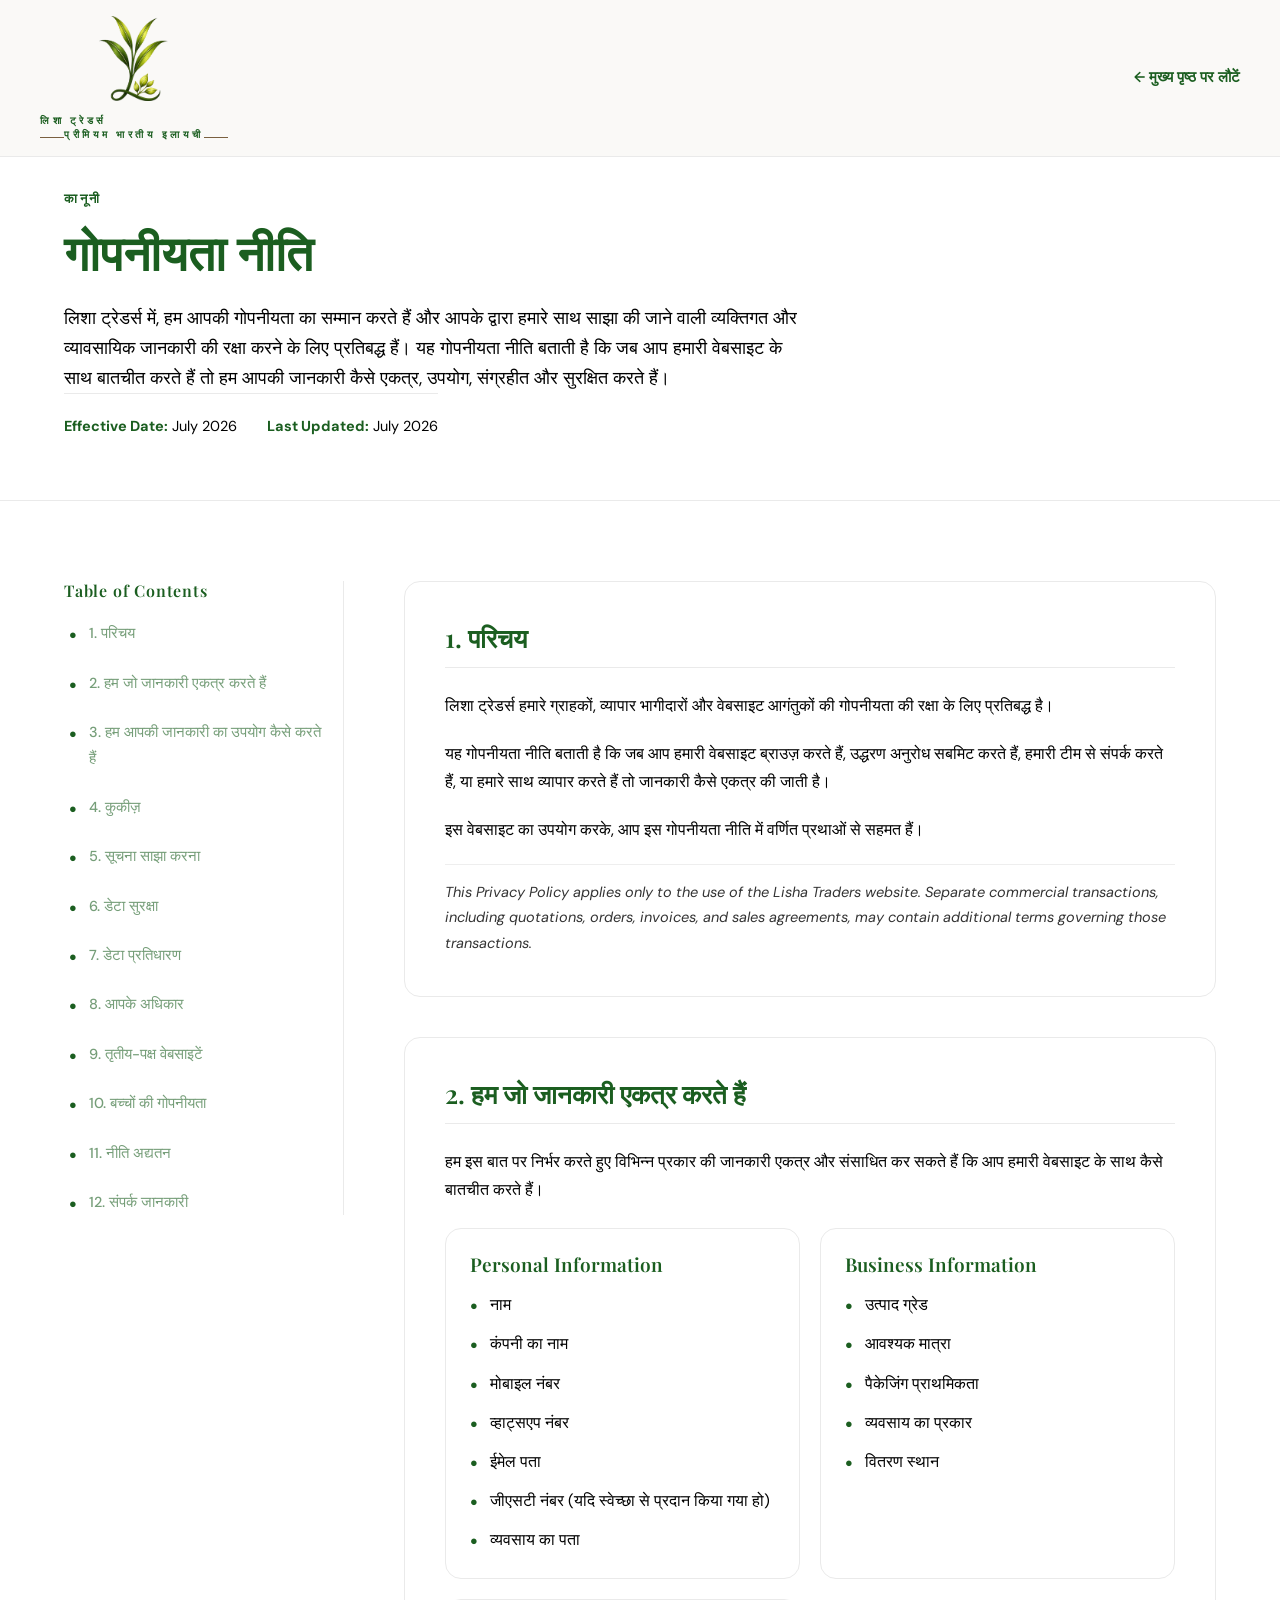
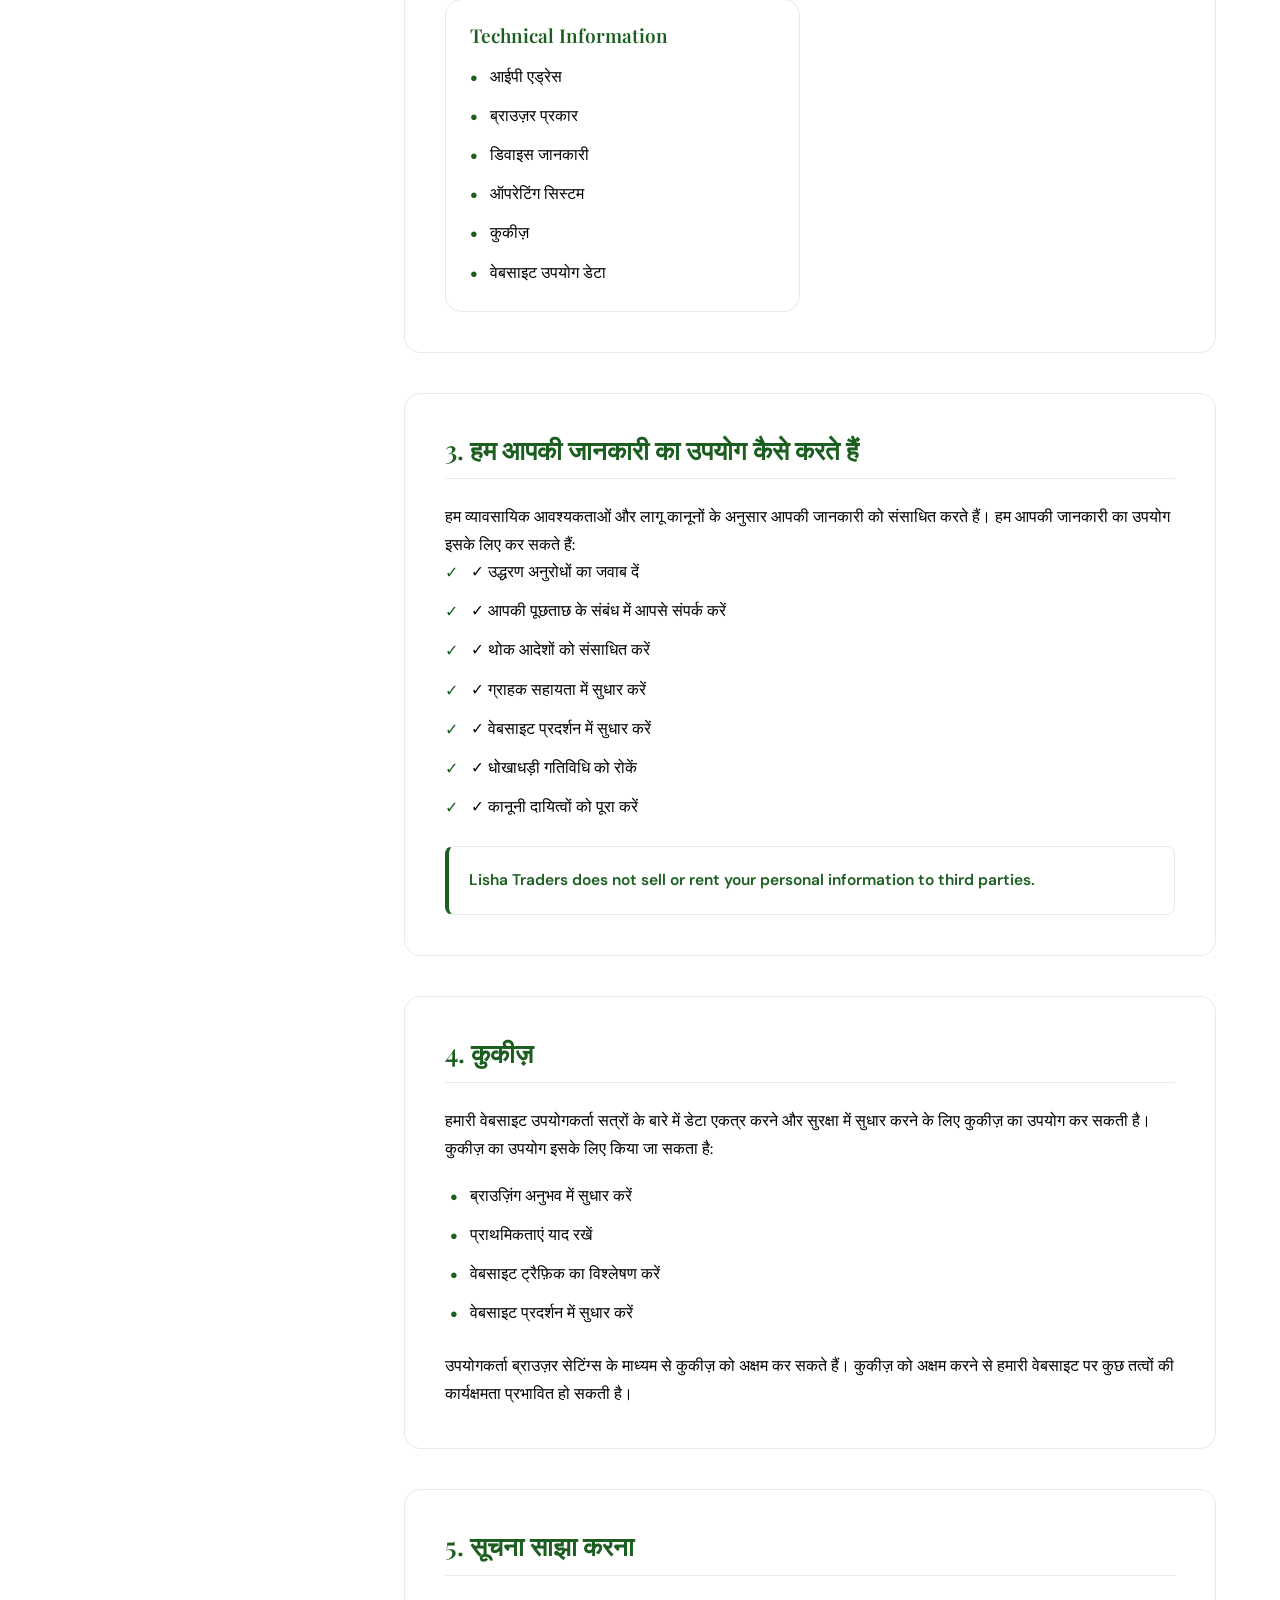
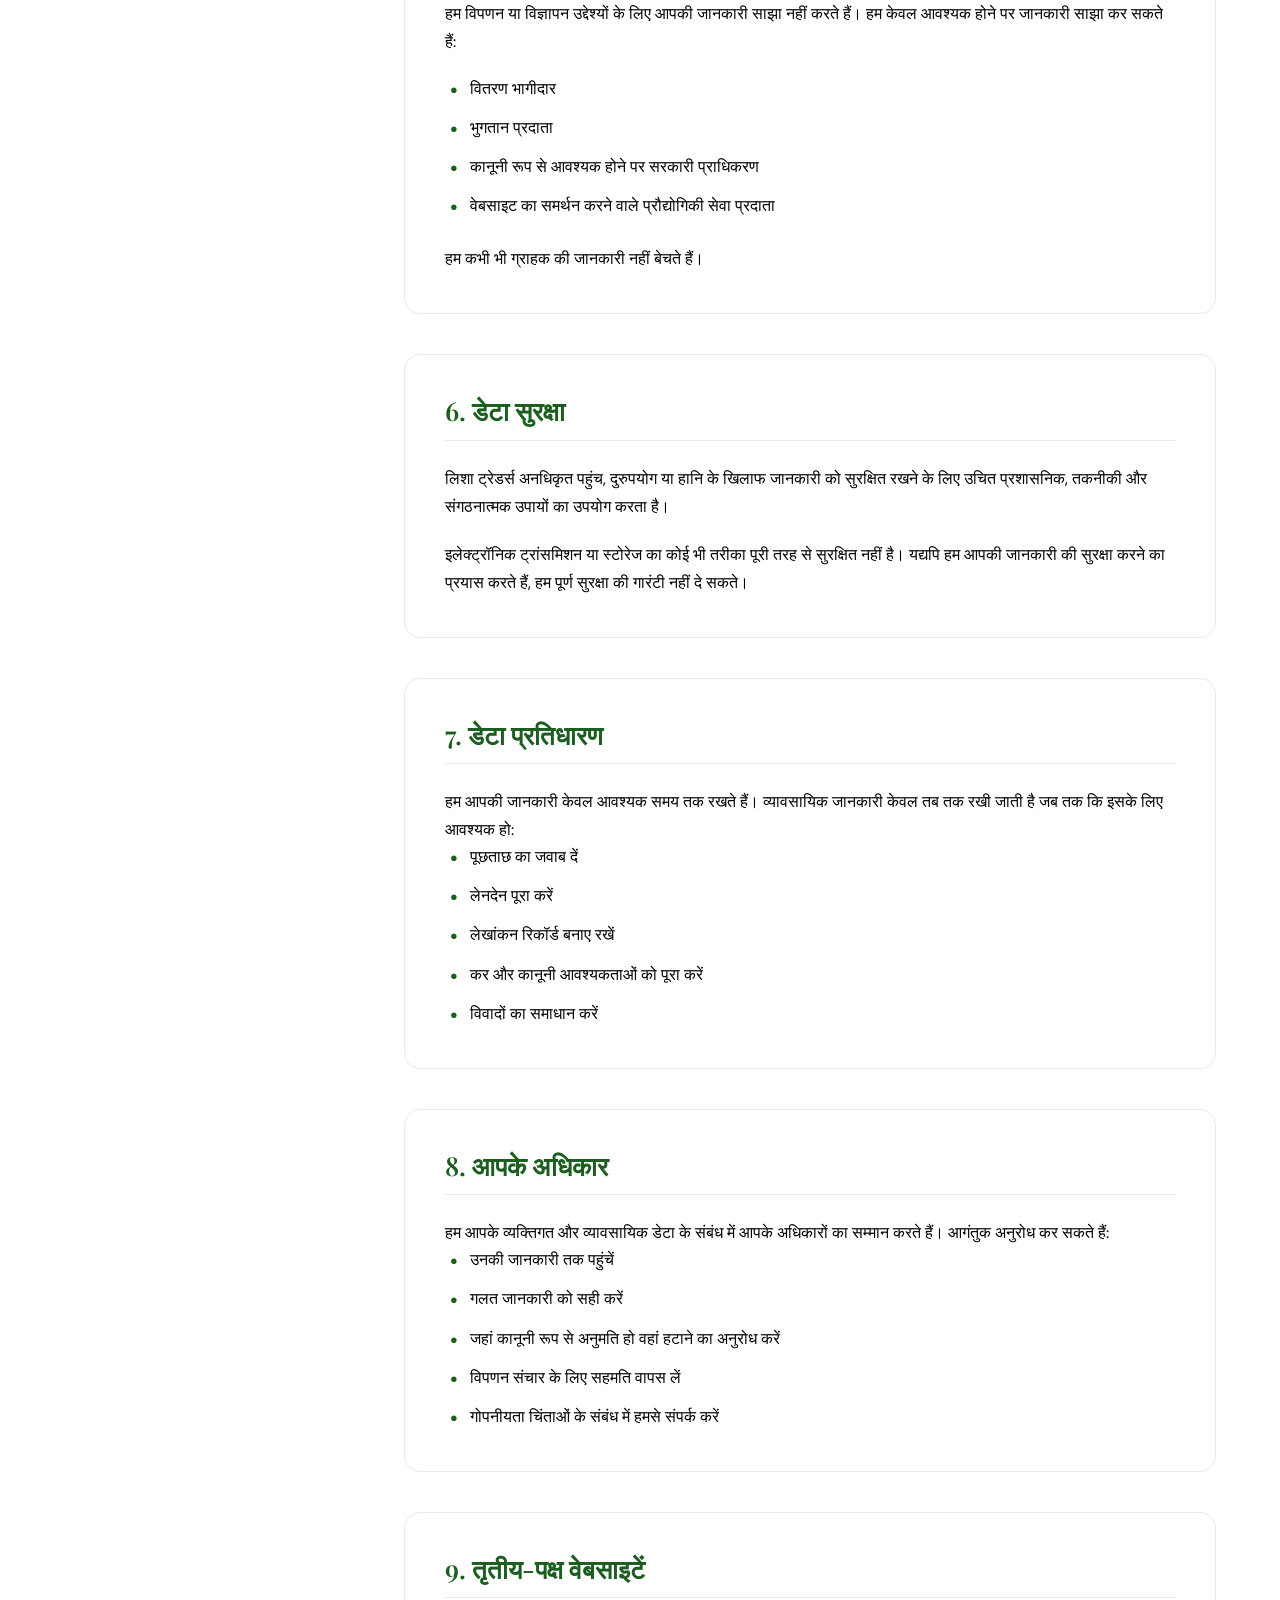
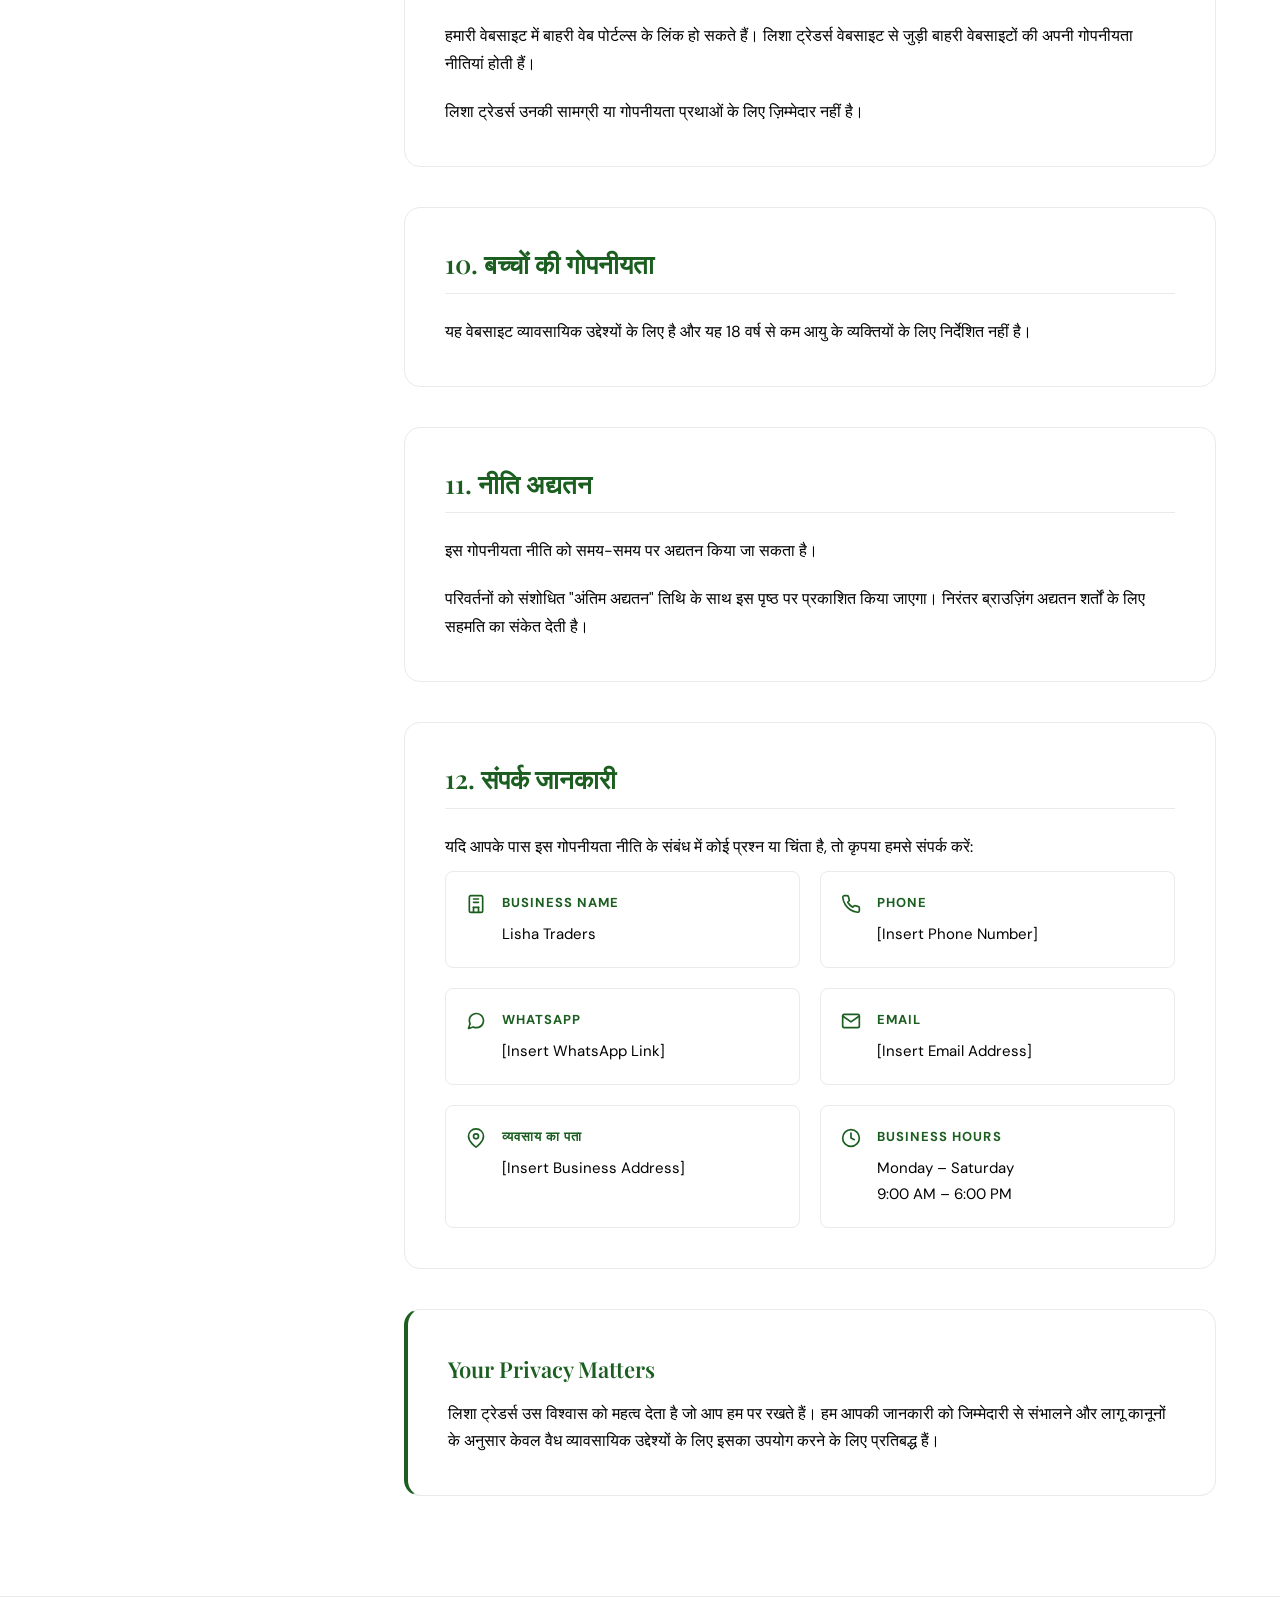
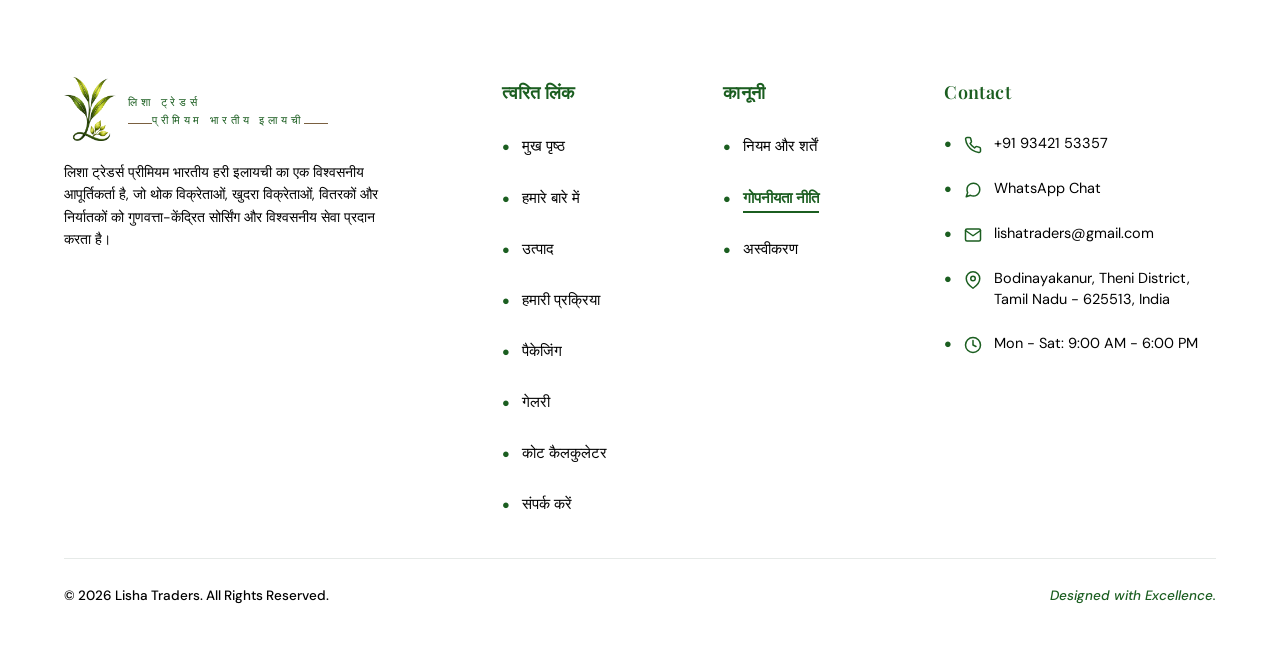
<file: privacy-policy-hi.html>
<!DOCTYPE html>

<html lang="en">
<head>
<meta charset="utf-8"/>
<meta content="width=device-width, initial-scale=1.0, maximum-scale=1.0, user-scalable=no" name="viewport"/>
<title>Privacy Policy | Lisha Traders</title>
<meta content="Read the Privacy Policy of Lisha Traders. Learn how we collect, store, and protect your personal and business data securely." name="description"/>
<link href="assets/logo.png?v=13" rel="icon" type="image/png"/>
<link href="https://chandrumurugadass03052004-gif.github.io/LT/privacy-policy.html" rel="canonical"/>
<!-- Open Graph / Facebook -->
<meta content="website" property="og:type"/>
<meta content="https://chandrumurugadass03052004-gif.github.io/LT/privacy-policy.html" property="og:url"/>
<meta content="Privacy Policy | Lisha Traders" property="og:title"/>
<meta content="Read the Privacy Policy of Lisha Traders. Learn how we collect, store, and protect your personal and business data securely." property="og:description"/>
<meta content="https://chandrumurugadass03052004-gif.github.io/LT/assets/hero_cardamom.png" property="og:image"/>
<!-- Twitter -->
<meta content="summary_large_image" property="twitter:card"/>
<meta content="https://chandrumurugadass03052004-gif.github.io/LT/privacy-policy.html" property="twitter:url"/>
<meta content="Privacy Policy | Lisha Traders" property="twitter:title"/>
<meta content="Read the Privacy Policy of Lisha Traders. Learn how we collect, store, and protect your personal and business data securely." property="twitter:description"/>
<meta content="https://chandrumurugadass03052004-gif.github.io/LT/assets/hero_cardamom.png" property="twitter:image"/>
<!-- Preconnect and Load Fonts -->
<link href="https://fonts.googleapis.com" rel="preconnect"/>
<link crossorigin="" href="https://fonts.gstatic.com" rel="preconnect"/>
<link href="https://fonts.googleapis.com/css2?family=Playfair+Display:ital,wght@0,500;0,600;0,700;1,500&amp;family=DM+Sans:wght@400;500;600;700&amp;family=Cinzel+Decorative:wght@700&amp;family=Praise&amp;display=swap" rel="stylesheet"/>
<!-- Inherit Main Website Structure Stylesheet -->
<link href="style.css?v=13" rel="stylesheet"/>
<style>
    /* Override main site colors to strictly enforce the black/white/green policy theme */
    :root {
      --cream: #FFFFFF;
      --white: #FFFFFF;
      --ink: #000000;
      --muted: #000000;
      --green-900: #1B5E20;
      --green-800: #1B5E20;
      --green-700: #1B5E20;
      --green-600: #1B5E20;
      --green-500: #1B5E20;
      --gold: #1B5E20;
      --gold-dark: #1B5E20;
      --line: #EAEAEA;
      --line-light: #EAEAEA;
      --green-accent: #1B5E20;
      --text-black: #000000;
      --border-color: #EAEAEA;
      --radius-card: 16px;
    }

    body {
      background: var(--white) !important;
      color: var(--text-black) !important;
      font-family: var(--font-sans);
      line-height: 1.75;
      font-size: 16px;
    }

    /* Page container adjustments */
    .wrap {
      max-width: 1200px;
      margin: 0 auto;
      padding: 0 24px;
    }

    /* Logo & Back Btn Alignment */
    .header-container {
      display: flex;
      justify-content: space-between;
      align-items: center;
      padding: 16px 0;
    }

    .logo {
      font-family: var(--font-serif);
      font-size: 26px;
      font-weight: 700;
      color: var(--green-accent) !important;
      text-decoration: none;
      letter-spacing: 0.05em;
      line-height: 0.95;
      display: flex;
      flex-direction: column;
    }

    .logo span {
      font-family: var(--font-sans);
      font-size: 10px;
      font-weight: 600;
      color: var(--green-accent) !important;
      letter-spacing: 0.35em;
      margin-top: 2px;
    }

    .back-btn {
      color: var(--green-accent);
      text-decoration: none;
      font-weight: 600;
      font-size: 14.5px;
      display: flex;
      align-items: center;
      gap: 6px;
      transition: opacity 0.3s;
    }

    .back-btn:hover {
      opacity: 0.8;
    }

    /* Hero Section */
    .hero-section {
      padding: 90px 0 60px;
      border-bottom: 1px solid var(--border-color);
      background: var(--white);
    }

    .hero-label {
      color: var(--green-accent);
      font-size: 13px;
      font-weight: 700;
      letter-spacing: 0.2em;
      text-transform: uppercase;
      display: block;
      margin-bottom: 12px;
    }

    h1 {
      font-family: var(--font-serif);
      font-size: 48px;
      color: var(--green-accent);
      font-weight: 700;
      line-height: 1.2;
      margin-bottom: 24px;
    }

    .hero-desc {
      font-size: 18px;
      color: var(--text-black);
      max-width: 750px;
      margin-bottom: 30px;
      line-height: 1.65;
    }

    .meta-info {
      display: flex;
      gap: 30px;
      font-size: 14.5px;
      color: var(--text-black);
      border-top: 1px solid var(--border-color);
      padding-top: 20px;
      display: inline-flex;
    }

    .meta-info strong {
      font-weight: 700;
      color: var(--green-accent);
    }

    /* Main Grid */
    .main-grid {
      display: grid;
      grid-template-columns: 280px 1fr;
      gap: 60px;
      padding: 80px 0 100px;
      align-items: start;
    }

    /* Sticky Sidebar Navigation */
    .sidebar {
      position: sticky;
      top: 110px;
      max-height: calc(100vh - 150px);
      overflow-y: auto;
      padding-right: 15px;
      border-right: 1px solid var(--border-color);
    }

    .sidebar h4 {
      font-family: var(--font-serif);
      font-size: 16px;
      color: var(--green-accent);
      margin-bottom: 20px;
      font-weight: 600;
      letter-spacing: 0.05em;
    }

    .toc-list {
      list-style: none;
      display: flex;
      flex-direction: column;
      gap: 12px;
    }

    .toc-list a {
      color: var(--green-accent);
      opacity: 0.6;
      text-decoration: none;
      font-size: 14.5px;
      font-weight: 500;
      transition: opacity 0.3s, padding-left 0.3s;
      display: block;
    }

    .toc-list a:hover,
    .toc-list a.active {
      opacity: 1;
      font-weight: 600;
      padding-left: 6px;
    }

    /* Collapsible Mobile TOC elements */
    .toc-toggle {
      display: none;
      position: fixed;
      bottom: 24px;
      right: 24px;
      z-index: 999;
      background: var(--white);
      border: 1px solid var(--green-accent);
      color: var(--green-accent);
      font-weight: 600;
      padding: 12px 20px;
      border-radius: 30px;
      box-shadow: 0 4px 16px rgba(27, 94, 32, 0.15);
      cursor: pointer;
      align-items: center;
      gap: 8px;
      font-size: 14.5px;
      font-family: var(--font-sans);
      transition: transform 0.2s, box-shadow 0.2s;
    }

    .toc-toggle:hover {
      transform: translateY(-2px);
      box-shadow: 0 6px 20px rgba(27, 94, 32, 0.2);
    }

    .close-toc {
      display: none;
    }

    .sidebar-overlay {
      display: none;
    }

    /* Content Area */
    .content-area {
      max-width: 900px;
      display: flex;
      flex-direction: column;
      gap: 40px;
    }

    .policy-section {
      background: var(--white);
      border: 1px solid var(--border-color);
      border-radius: var(--radius-card);
      padding: 40px;
      scroll-margin-top: 125px;
      transition: border-color 0.3s, box-shadow 0.3s;
    }

    .policy-section:hover {
      border-color: var(--green-accent);
      box-shadow: 0 4px 24px rgba(27, 94, 32, 0.02);
    }

    h2 {
      font-family: var(--font-serif);
      font-size: 26px;
      color: var(--green-accent);
      margin-bottom: 24px;
      font-weight: 600;
      padding-bottom: 12px;
      border-bottom: 1px solid var(--border-color);
    }

    p {
      margin-bottom: 20px;
      color: var(--text-black);
      font-size: 16px;
    }

    p:last-of-type {
      margin-bottom: 0;
    }

    ul {
      list-style: none;
      margin-bottom: 25px;
      padding-left: 5px;
    }

    ul:last-child {
      margin-bottom: 0;
    }

    ul li {
      position: relative;
      padding-left: 20px;
      margin-bottom: 12px;
      font-size: 15.5px;
      color: var(--text-black);
    }

    ul li:last-child {
      margin-bottom: 0;
    }

    ul li::before {
      content: "•";
      color: var(--green-accent);
      font-weight: bold;
      font-size: 20px;
      position: absolute;
      left: 0;
      top: -3px;
    }

    /* Section 2 Card Layout Grid */
    .info-grid {
      display: grid;
      grid-template-columns: repeat(auto-fit, minmax(240px, 1fr));
      gap: 20px;
      margin-top: 24px;
    }

    .info-card {
      background: var(--white);
      border: 1px solid var(--border-color);
      border-radius: var(--radius-card);
      padding: 24px;
      transition: border-color 0.3s, transform 0.3s;
    }

    .info-card:hover {
      border-color: var(--green-accent);
      transform: translateY(-2px);
    }

    .info-card h3 {
      font-family: var(--font-serif);
      font-size: 19px;
      color: var(--green-accent);
      margin-bottom: 16px;
      font-weight: 600;
    }

    .info-card ul {
      margin-bottom: 0;
      padding-left: 0;
    }

    /* Section 3 Checkmark list and Green Notice */
    .checkmark-list {
      list-style: none;
      padding-left: 0;
      margin-bottom: 20px;
    }

    .checkmark-list li {
      position: relative;
      padding-left: 26px;
      margin-bottom: 12px;
      font-size: 15.5px;
      color: var(--text-black);
    }

    .checkmark-list li::before {
      content: "✓";
      color: var(--green-accent);
      font-weight: 700;
      position: absolute;
      left: 0;
      top: 0;
      font-size: 16px;
    }

    .green-notice {
      background: var(--white);
      border: 1px solid var(--border-color);
      border-left: 4px solid var(--green-accent);
      border-radius: var(--radius-sm);
      padding: 20px;
      margin-top: 25px;
      color: var(--green-accent);
      font-weight: 600;
      font-size: 15.5px;
    }

    /* Contact Card details (outline icons) */
    .contact-card-grid {
      display: grid;
      grid-template-columns: repeat(auto-fit, minmax(260px, 1fr));
      gap: 20px;
      margin-top: 10px;
    }

    .contact-card-item {
      display: flex;
      gap: 16px;
      align-items: flex-start;
      padding: 20px;
      border-radius: var(--radius-sm);
      border: 1px solid var(--border-color);
      background: var(--white);
      transition: border-color 0.3s;
    }

    .contact-card-item:hover {
      border-color: var(--green-accent);
    }

    .contact-svg {
      color: var(--green-accent);
      margin-top: 2px;
      flex-shrink: 0;
    }

    .contact-card-details strong {
      display: block;
      font-size: 13px;
      color: var(--green-accent);
      text-transform: uppercase;
      letter-spacing: 0.08em;
      margin-bottom: 6px;
    }

    .contact-card-details {
      font-size: 15px;
      color: var(--text-black);
    }

    .contact-card-details a {
      color: var(--green-accent);
      text-decoration: none;
      font-weight: 500;
      transition: opacity 0.3s;
    }

    .contact-card-details a:hover {
      text-decoration: underline;
      opacity: 0.8;
    }

    /* Bottom Highlight Notice */
    .bottom-notice-box {
      background: var(--white);
      border: 1px solid var(--border-color);
      border-left: 4px solid var(--green-accent);
      border-radius: var(--radius-card);
      padding: 40px;
      transition: box-shadow 0.3s;
    }

    .bottom-notice-box:hover {
      box-shadow: 0 4px 24px rgba(27, 94, 32, 0.02);
    }

    .bottom-notice-title {
      font-family: var(--font-serif);
      font-size: 22px;
      color: var(--green-accent);
      font-weight: 600;
      margin-bottom: 12px;
    }

    .bottom-notice-box p {
      margin: 0;
      font-size: 15.5px;
      color: var(--text-black);
    }

    /* Commercial Clause Text Box */
    .commercial-clause {
      font-style: italic;
      font-size: 14.5px;
      color: var(--text-black);
      opacity: 0.8;
      border-top: 1px solid var(--border-color);
      padding-top: 15px;
      margin-top: 20px;
    }

    /* Highlight Active Footer Link */
    .footer-links-list a.active-footer-link {
      color: var(--green-accent) !important;
      font-weight: 600;
    }

    .footer-links-list a.active-footer-link::after {
      width: 100% !important;
      background-color: var(--green-accent) !important;
    }

    /* Scroll animations */
    .fade-up {
      opacity: 0;
      transform: translateY(24px);
      transition: opacity 0.7s cubic-bezier(0.16, 1, 0.3, 1), transform 0.7s cubic-bezier(0.16, 1, 0.3, 1);
    }

    .fade-up.visible {
      opacity: 1;
      transform: translateY(0);
    }

    /* Responsive adjustments */
    @media (max-width: 992px) {
      .main-grid {
        grid-template-columns: 1fr;
        gap: 40px;
        padding: 50px 0 80px;
      }

      /* Collapsible Drawer Sidebar */
      .sidebar {
        position: fixed;
        top: 0;
        left: -320px;
        width: 300px;
        height: 100vh;
        background: var(--white);
        z-index: 1000;
        padding: 40px 24px;
        box-shadow: 4px 0 24px rgba(0, 0, 0, 0.08);
        transition: left 0.4s cubic-bezier(0.16, 1, 0.3, 1);
        border-right: 1px solid var(--border-color);
        display: flex;
        flex-direction: column;
        gap: 20px;
        overflow-y: auto;
      }

      .sidebar.open {
        left: 0;
      }

      .close-toc {
        display: block !important;
        position: absolute;
        top: 20px;
        right: 20px;
        background: none;
        border: none;
        font-size: 22px;
        color: var(--green-accent);
        cursor: pointer;
        font-weight: bold;
      }

      .sidebar-overlay {
        display: block;
        position: fixed;
        top: 0;
        left: 0;
        width: 100vw;
        height: 100vh;
        background: rgba(0, 0, 0, 0.4);
        z-index: 999;
        opacity: 0;
        pointer-events: none;
        transition: opacity 0.4s ease;
      }

      .sidebar-overlay.open {
        opacity: 1;
        pointer-events: auto;
      }

      .toc-toggle {
        display: flex !important;
      }

      .hero-section {
        padding: 60px 0 40px;
      }

      h1 {
        font-size: 38px;
      }

      .policy-section {
        padding: 30px 24px;
      }

      .bottom-notice-box {
        padding: 30px 24px;
      }
    }

    @media (max-width: 576px) {
      h1 {
        font-size: 32px;
        margin-bottom: 16px;
      }

      .hero-desc {
        font-size: 16px;
      }

      h2 {
        font-size: 22px;
        margin-bottom: 18px;
      }

      .meta-info {
        flex-direction: column;
        gap: 8px;
        padding-top: 16px;
        width: 100%;
      }

      .info-grid {
        grid-template-columns: 1fr;
      }

      .contact-card-grid {
        grid-template-columns: 1fr;
        gap: 16px;
      }
    }
  </style>
</head>
<body>
<!-- HEADER -->
<header>
<div class="wrap header-container">
<a class="logo brand-logo" href="index.html">
<img alt="Lisha Traders Logo" class="logo-img" src="assets/logo.png?v=13"/>
<div class="logo-text">
<span class="brand-title">लिशा ट्रेडर्स</span>
<span class="brand-subtitle">प्रीमियम भारतीय इलायची</span>
</div>
</a>
<a class="back-btn" href="index.html">
        ← मुख्य पृष्ठ पर लौटें
      </a>
</div>
</header>
<!-- PAGE HERO -->
<section class="hero-section">
<div class="wrap">
<span class="hero-label">कानूनी</span>
<h1>गोपनीयता नीति</h1>
<p class="hero-desc">
        लिशा ट्रेडर्स में, हम आपकी गोपनीयता का सम्मान करते हैं और आपके द्वारा हमारे साथ साझा की जाने वाली व्यक्तिगत और व्यावसायिक जानकारी की रक्षा करने के लिए प्रतिबद्ध हैं। यह गोपनीयता नीति बताती है कि जब आप हमारी वेबसाइट के साथ बातचीत करते हैं तो हम आपकी जानकारी कैसे एकत्र, उपयोग, संग्रहीत और सुरक्षित करते हैं।
      </p>
<div class="meta-info">
<span><strong>Effective Date:</strong> July 2026</span>
<span><strong>Last Updated:</strong> July 2026</span>
</div>
</div>
</section>
<!-- MAIN CONTAINER (GRID) -->
<div class="wrap">
<div class="main-grid">
<!-- STICKY & COLLAPSIBLE TABLE OF CONTENTS -->
<aside class="sidebar" id="sidebar">
<button aria-label="Close Navigation" class="close-toc" id="close-toc">✕</button>
<h4>Table of Contents</h4>
<ul class="toc-list">
<li><a class="toc-link active" href="#section-1">1. परिचय</a></li>
<li><a class="toc-link" href="#section-2">2. हम जो जानकारी एकत्र करते हैं</a></li>
<li><a class="toc-link" href="#section-3">3. हम आपकी जानकारी का उपयोग कैसे करते हैं</a></li>
<li><a class="toc-link" href="#section-4">4. कुकीज़</a></li>
<li><a class="toc-link" href="#section-5">5. सूचना साझा करना</a></li>
<li><a class="toc-link" href="#section-6">6. डेटा सुरक्षा</a></li>
<li><a class="toc-link" href="#section-7">7. डेटा प्रतिधारण</a></li>
<li><a class="toc-link" href="#section-8">8. आपके अधिकार</a></li>
<li><a class="toc-link" href="#section-9">9. तृतीय-पक्ष वेबसाइटें</a></li>
<li><a class="toc-link" href="#section-10">10. बच्चों की गोपनीयता</a></li>
<li><a class="toc-link" href="#section-11">11. नीति अद्यतन</a></li>
<li><a class="toc-link" href="#section-12">12. संपर्क जानकारी</a></li>
</ul>
</aside>
<!-- COLLAPSIBLE MOBILE OVERLAY & TOGGLE BUTTON -->
<div class="sidebar-overlay" id="sidebar-overlay"></div>
<button class="toc-toggle" id="toc-toggle">
<svg fill="none" height="18" stroke="currentColor" stroke-linecap="round" stroke-linejoin="round" stroke-width="2" viewbox="0 0 24 24" width="18"><line x1="3" x2="21" y1="12" y2="12"></line><line x1="3" x2="21" y1="6" y2="6"></line><line x1="3" x2="21" y1="18" y2="18"></line></svg>
        Navigation
      </button>
<!-- CONTENT AREA -->
<main class="content-area">
<!-- SECTION 1 -->
<section class="policy-section fade-up" id="section-1">
<h2>1. परिचय</h2>
<p>लिशा ट्रेडर्स हमारे ग्राहकों, व्यापार भागीदारों और वेबसाइट आगंतुकों की गोपनीयता की रक्षा के लिए प्रतिबद्ध है।</p>
<p>यह गोपनीयता नीति बताती है कि जब आप हमारी वेबसाइट ब्राउज़ करते हैं, उद्धरण अनुरोध सबमिट करते हैं, हमारी टीम से संपर्क करते हैं, या हमारे साथ व्यापार करते हैं तो जानकारी कैसे एकत्र की जाती है।</p>
<p>इस वेबसाइट का उपयोग करके, आप इस गोपनीयता नीति में वर्णित प्रथाओं से सहमत हैं।</p>
<!-- Commercial disclaimer clause -->
<div class="commercial-clause">
            This Privacy Policy applies only to the use of the Lisha Traders website. Separate commercial transactions, including quotations, orders, invoices, and sales agreements, may contain additional terms governing those transactions.
          </div>
</section>
<!-- SECTION 2 -->
<section class="policy-section fade-up" id="section-2">
<h2>2. हम जो जानकारी एकत्र करते हैं</h2>
<p>हम इस बात पर निर्भर करते हुए विभिन्न प्रकार की जानकारी एकत्र और संसाधित कर सकते हैं कि आप हमारी वेबसाइट के साथ कैसे बातचीत करते हैं।</p>
<div class="info-grid">
<!-- Card 1: Personal Info -->
<div class="info-card">
<h3>Personal Information</h3>
<ul>
<li>नाम</li>
<li>कंपनी का नाम</li>
<li>मोबाइल नंबर</li>
<li>व्हाट्सएप नंबर</li>
<li>ईमेल पता</li>
<li>जीएसटी नंबर (यदि स्वेच्छा से प्रदान किया गया हो)</li>
<li>व्यवसाय का पता</li>
</ul>
</div>
<!-- Card 2: Business Info -->
<div class="info-card">
<h3>Business Information</h3>
<ul>
<li>उत्पाद ग्रेड</li>
<li>आवश्यक मात्रा</li>
<li>पैकेजिंग प्राथमिकता</li>
<li>व्यवसाय का प्रकार</li>
<li>वितरण स्थान</li>
</ul>
</div>
<!-- Card 3: Technical Info -->
<div class="info-card">
<h3>Technical Information</h3>
<ul>
<li>आईपी एड्रेस</li>
<li>ब्राउज़र प्रकार</li>
<li>डिवाइस जानकारी</li>
<li>ऑपरेटिंग सिस्टम</li>
<li>कुकीज़</li>
<li>वेबसाइट उपयोग डेटा</li>
</ul>
</div>
</div>
</section>
<!-- SECTION 3 -->
<section class="policy-section fade-up" id="section-3">
<h2>3. हम आपकी जानकारी का उपयोग कैसे करते हैं</h2>
<p>हम व्यावसायिक आवश्यकताओं और लागू कानूनों के अनुसार आपकी जानकारी को संसाधित करते हैं। हम आपकी जानकारी का उपयोग इसके लिए कर सकते हैं:</p>
<ul class="checkmark-list">
<li>✓ उद्धरण अनुरोधों का जवाब दें</li>
<li>✓ आपकी पूछताछ के संबंध में आपसे संपर्क करें</li>
<li>✓ थोक आदेशों को संसाधित करें</li>
<li>✓ ग्राहक सहायता में सुधार करें</li>
<li>✓ वेबसाइट प्रदर्शन में सुधार करें</li>
<li>✓ धोखाधड़ी गतिविधि को रोकें</li>
<li>✓ कानूनी दायित्वों को पूरा करें</li>
</ul>
<!-- Highlight Green Notice Box -->
<div class="green-notice">
            Lisha Traders does not sell or rent your personal information to third parties.
          </div>
</section>
<!-- SECTION 4 -->
<section class="policy-section fade-up" id="section-4">
<h2>4. कुकीज़</h2>
<p>हमारी वेबसाइट उपयोगकर्ता सत्रों के बारे में डेटा एकत्र करने और सुरक्षा में सुधार करने के लिए कुकीज़ का उपयोग कर सकती है। कुकीज़ का उपयोग इसके लिए किया जा सकता है:</p>
<ul>
<li>ब्राउज़िंग अनुभव में सुधार करें</li>
<li>प्राथमिकताएं याद रखें</li>
<li>वेबसाइट ट्रैफ़िक का विश्लेषण करें</li>
<li>वेबसाइट प्रदर्शन में सुधार करें</li>
</ul>
<p>उपयोगकर्ता ब्राउज़र सेटिंग्स के माध्यम से कुकीज़ को अक्षम कर सकते हैं। कुकीज़ को अक्षम करने से हमारी वेबसाइट पर कुछ तत्वों की कार्यक्षमता प्रभावित हो सकती है।</p>
</section>
<!-- SECTION 5 -->
<section class="policy-section fade-up" id="section-5">
<h2>5. सूचना साझा करना</h2>
<p>हम विपणन या विज्ञापन उद्देश्यों के लिए आपकी जानकारी साझा नहीं करते हैं। हम केवल आवश्यक होने पर जानकारी साझा कर सकते हैं:</p>
<ul>
<li>वितरण भागीदार</li>
<li>भुगतान प्रदाता</li>
<li>कानूनी रूप से आवश्यक होने पर सरकारी प्राधिकरण</li>
<li>वेबसाइट का समर्थन करने वाले प्रौद्योगिकी सेवा प्रदाता</li>
</ul>
<p>हम कभी भी ग्राहक की जानकारी नहीं बेचते हैं।</p>
</section>
<!-- SECTION 6 -->
<section class="policy-section fade-up" id="section-6">
<h2>6. डेटा सुरक्षा</h2>
<p>लिशा ट्रेडर्स अनधिकृत पहुंच, दुरुपयोग या हानि के खिलाफ जानकारी को सुरक्षित रखने के लिए उचित प्रशासनिक, तकनीकी और संगठनात्मक उपायों का उपयोग करता है।</p>
<p>इलेक्ट्रॉनिक ट्रांसमिशन या स्टोरेज का कोई भी तरीका पूरी तरह से सुरक्षित नहीं है। यद्यपि हम आपकी जानकारी की सुरक्षा करने का प्रयास करते हैं, हम पूर्ण सुरक्षा की गारंटी नहीं दे सकते।</p>
</section>
<!-- SECTION 7 -->
<section class="policy-section fade-up" id="section-7">
<h2>7. डेटा प्रतिधारण</h2>
<p>हम आपकी जानकारी केवल आवश्यक समय तक रखते हैं। व्यावसायिक जानकारी केवल तब तक रखी जाती है जब तक कि इसके लिए आवश्यक हो:</p>
<ul>
<li>पूछताछ का जवाब दें</li>
<li>लेनदेन पूरा करें</li>
<li>लेखांकन रिकॉर्ड बनाए रखें</li>
<li>कर और कानूनी आवश्यकताओं को पूरा करें</li>
<li>विवादों का समाधान करें</li>
</ul>
</section>
<!-- SECTION 8 -->
<section class="policy-section fade-up" id="section-8">
<h2>8. आपके अधिकार</h2>
<p>हम आपके व्यक्तिगत और व्यावसायिक डेटा के संबंध में आपके अधिकारों का सम्मान करते हैं। आगंतुक अनुरोध कर सकते हैं:</p>
<ul>
<li>उनकी जानकारी तक पहुंचें</li>
<li>गलत जानकारी को सही करें</li>
<li>जहां कानूनी रूप से अनुमति हो वहां हटाने का अनुरोध करें</li>
<li>विपणन संचार के लिए सहमति वापस लें</li>
<li>गोपनीयता चिंताओं के संबंध में हमसे संपर्क करें</li>
</ul>
</section>
<!-- SECTION 9 -->
<section class="policy-section fade-up" id="section-9">
<h2>9. तृतीय-पक्ष वेबसाइटें</h2>
<p>हमारी वेबसाइट में बाहरी वेब पोर्टल्स के लिंक हो सकते हैं। लिशा ट्रेडर्स वेबसाइट से जुड़ी बाहरी वेबसाइटों की अपनी गोपनीयता नीतियां होती हैं।</p>
<p>लिशा ट्रेडर्स उनकी सामग्री या गोपनीयता प्रथाओं के लिए ज़िम्मेदार नहीं है।</p>
</section>
<!-- SECTION 10 -->
<section class="policy-section fade-up" id="section-10">
<h2>10. बच्चों की गोपनीयता</h2>
<p>यह वेबसाइट व्यावसायिक उद्देश्यों के लिए है और यह 18 वर्ष से कम आयु के व्यक्तियों के लिए निर्देशित नहीं है।</p>
</section>
<!-- SECTION 11 -->
<section class="policy-section fade-up" id="section-11">
<h2>11. नीति अद्यतन</h2>
<p>इस गोपनीयता नीति को समय-समय पर अद्यतन किया जा सकता है।</p>
<p>परिवर्तनों को संशोधित "अंतिम अद्यतन" तिथि के साथ इस पृष्ठ पर प्रकाशित किया जाएगा। निरंतर ब्राउज़िंग अद्यतन शर्तों के लिए सहमति का संकेत देती है।</p>
</section>
<!-- SECTION 12 -->
<section class="policy-section fade-up" id="section-12">
<h2>12. संपर्क जानकारी</h2>
<p>यदि आपके पास इस गोपनीयता नीति के संबंध में कोई प्रश्न या चिंता है, तो कृपया हमसे संपर्क करें:</p>
<div class="contact-card-grid">
<div class="contact-card-item">
<!-- Building Icon -->
<svg class="contact-svg" fill="none" height="20" stroke="currentColor" stroke-linecap="round" stroke-linejoin="round" stroke-width="2" viewbox="0 0 24 24" width="20"><rect height="20" rx="2" ry="2" width="16" x="4" y="2"></rect><line x1="9" x2="9" y1="22" y2="16"></line><line x1="15" x2="15" y1="22" y2="16"></line><line x1="9" x2="15" y1="16" y2="16"></line><path d="M9 6h6"></path><path d="M9 10h6"></path></svg>
<div class="contact-card-details">
<strong>Business Name</strong>
                Lisha Traders
              </div>
</div>
<div class="contact-card-item">
<!-- Phone Icon -->
<svg class="contact-svg" fill="none" height="20" stroke="currentColor" stroke-linecap="round" stroke-linejoin="round" stroke-width="2" viewbox="0 0 24 24" width="20"><path d="M22 16.92v3a2 2 0 0 1-2.18 2 19.79 19.79 0 0 1-8.63-3.07 19.5 19.5 0 0 1-6-6 19.79 19.79 0 0 1-3.07-8.67A2 2 0 0 1 4.11 2h3a2 2 0 0 1 2 1.72 12.84 12.84 0 0 0 .7 2.81 2 2 0 0 1-.45 2.11L8.09 9.91a16 16 0 0 0 6 6l1.27-1.27a2 2 0 0 1 2.11-.45 12.84 12.84 0 0 0 2.81.7A2 2 0 0 1 22 16.92z"></path></svg>
<div class="contact-card-details">
<strong>Phone</strong>
                [Insert Phone Number]
              </div>
</div>
<div class="contact-card-item">
<!-- WhatsApp Icon -->
<svg class="contact-svg" fill="none" height="20" stroke="currentColor" stroke-linecap="round" stroke-linejoin="round" stroke-width="2" viewbox="0 0 24 24" width="20"><path d="M21 11.5a8.38 8.38 0 0 1-.9 3.8 8.5 8.5 0 0 1-7.6 4.7 8.38 8.38 0 0 1-3.8-.9L3 21l1.9-5.7a8.38 8.38 0 0 1-.9-3.8 8.5 8.5 0 0 1 4.7-7.6 8.38 8.38 0 0 1 3.8-.9h.5a8.48 8.48 0 0 1 8 8v.5z"></path></svg>
<div class="contact-card-details">
<strong>WhatsApp</strong>
                [Insert WhatsApp Link]
              </div>
</div>
<div class="contact-card-item">
<!-- Envelope Icon -->
<svg class="contact-svg" fill="none" height="20" stroke="currentColor" stroke-linecap="round" stroke-linejoin="round" stroke-width="2" viewbox="0 0 24 24" width="20"><path d="M4 4h16c1.1 0 2 .9 2 2v12c0 1.1-.9 2-2 2H4c-1.1 0-2-.9-2-2V6c0-1.1.9-2 2-2z"></path><polyline points="22,6 12,13 2,6"></polyline></svg>
<div class="contact-card-details">
<strong>Email</strong>
                [Insert Email Address]
              </div>
</div>
<div class="contact-card-item">
<!-- Pin Location Icon -->
<svg class="contact-svg" fill="none" height="20" stroke="currentColor" stroke-linecap="round" stroke-linejoin="round" stroke-width="2" viewbox="0 0 24 24" width="20"><path d="M21 10c0 7-9 13-9 13s-9-6-9-13a9 9 0 0 1 18 0z"></path><circle cx="12" cy="10" r="3"></circle></svg>
<div class="contact-card-details">
<strong>व्यवसाय का पता</strong>
                [Insert Business Address]
              </div>
</div>
<div class="contact-card-item">
<!-- Clock Icon -->
<svg class="contact-svg" fill="none" height="20" stroke="currentColor" stroke-linecap="round" stroke-linejoin="round" stroke-width="2" viewbox="0 0 24 24" width="20"><circle cx="12" cy="12" r="10"></circle><polyline points="12 6 12 12 16 14"></polyline></svg>
<div class="contact-card-details">
<strong>Business Hours</strong>
                Monday – Saturday<br/>9:00 AM – 6:00 PM
              </div>
</div>
</div>
</section>
<!-- BOTTOM NOTICE -->
<div class="bottom-notice-box fade-up">
<div class="bottom-notice-title">Your Privacy Matters</div>
<p>
            लिशा ट्रेडर्स उस विश्वास को महत्व देता है जो आप हम पर रखते हैं। हम आपकी जानकारी को जिम्मेदारी से संभालने और लागू कानूनों के अनुसार केवल वैध व्यावसायिक उद्देश्यों के लिए इसका उपयोग करने के लिए प्रतिबद्ध हैं।
          </p>
</div>
</main>
</div>
</div>
<!-- FOOTER -->
<footer class="premium-footer">
<div class="wrap">
<div class="footer-grid-redesign">
<!-- Column 1: Company -->
<div class="footer-col company-col">
<div class="foot-logo-redesign brand-logo">
<img alt="Lisha Traders Logo" class="foot-logo-img" src="assets/logo.png?v=13"/>
<div class="logo-text">
<span class="brand-title">लिशा ट्रेडर्स</span>
<span class="brand-subtitle">प्रीमियम भारतीय इलायची</span>
</div>
</div>
<p class="foot-description">
            लिशा ट्रेडर्स प्रीमियम भारतीय हरी इलायची का एक विश्वसनीय आपूर्तिकर्ता है, जो थोक विक्रेताओं, खुदरा विक्रेताओं, वितरकों और निर्यातकों को गुणवत्ता-केंद्रित सोर्सिंग और विश्वसनीय सेवा प्रदान करता है।
          </p>
</div>
<!-- Column 2: Quick Links -->
<div class="footer-col links-col">
<h5>त्वरित लिंक</h5>
<ul class="footer-links-list">
<li><a href="index.html#hero">मुख पृष्ठ</a></li>
<li><a href="index.html#why">हमारे बारे में</a></li>
<li><a href="index.html#products">उत्पाद</a></li>
<li><a href="index.html#process">हमारी प्रक्रिया</a></li>
<li><a href="index.html#pack">पैकेजिंग</a></li>
<li><a href="index.html#gallery">गेलरी</a></li>
<li><a href="index.html#calculator">कोट कैलकुलेटर</a></li>
<li><a href="index.html#contact">संपर्क करें</a></li>
</ul>
</div>
<!-- Column 3: Legal -->
<div class="footer-col links-col">
<h5>कानूनी</h5>
<ul class="footer-links-list">
<li><a href="terms-and-conditions-hi.html" target="_blank">नियम और शर्तें</a></li>
<li><a class="active-footer-link" href="privacy-policy-hi.html">गोपनीयता नीति</a></li>
<li><a href="disclaimer-hi.html" target="_blank">अस्वीकरण</a></li>
</ul>
</div>
<!-- Column 4: Contact Info -->
<div class="footer-col contact-col">
<h5>Contact</h5>
<ul class="footer-contact-list">
<li>
<svg fill="none" height="18" stroke="currentColor" stroke-linecap="round" stroke-linejoin="round" stroke-width="2" viewbox="0 0 24 24" width="18"><path d="M22 16.92v3a2 2 0 0 1-2.18 2 19.79 19.79 0 0 1-8.63-3.07 19.5 19.5 0 0 1-6-6 19.79 19.79 0 0 1-3.07-8.67A2 2 0 0 1 4.11 2h3a2 2 0 0 1 2 1.72 12.84 12.84 0 0 0 .7 2.81 2 2 0 0 1-.45 2.11L8.09 9.91a16 16 0 0 0 6 6l1.27-1.27a2 2 0 0 1 2.11-.45 12.84 12.84 0 0 0 2.81.7A2 2 0 0 1 22 16.92z"></path></svg>
<a href="tel:+919342153357">+91 93421 53357</a>
</li>
<li>
<svg fill="none" height="18" stroke="currentColor" stroke-linecap="round" stroke-linejoin="round" stroke-width="2" viewbox="0 0 24 24" width="18"><path d="M21 11.5a8.38 8.38 0 0 1-.9 3.8 8.5 8.5 0 0 1-7.6 4.7 8.38 8.38 0 0 1-3.8-.9L3 21l1.9-5.7a8.38 8.38 0 0 1-.9-3.8 8.5 8.5 0 0 1 4.7-7.6 8.38 8.38 0 0 1 3.8-.9h.5a8.48 8.48 0 0 1 8 8v.5z"></path></svg>
<a href="https://wa.me/919342153357" target="_blank">WhatsApp Chat</a>
</li>
<li>
<svg fill="none" height="18" stroke="currentColor" stroke-linecap="round" stroke-linejoin="round" stroke-width="2" viewbox="0 0 24 24" width="18"><path d="M4 4h16c1.1 0 2 .9 2 2v12c0 1.1-.9 2-2 2H4c-1.1 0-2-.9-2-2V6c0-1.1.9-2 2-2z"></path><polyline points="22,6 12,13 2,6"></polyline></svg>
<a href="mailto:lishatraders@gmail.com">lishatraders@gmail.com</a>
</li>
<li>
<svg fill="none" height="18" stroke="currentColor" stroke-linecap="round" stroke-linejoin="round" stroke-width="2" viewbox="0 0 24 24" width="18"><path d="M21 10c0 7-9 13-9 13s-9-6-9-13a9 9 0 0 1 18 0z"></path><circle cx="12" cy="10" r="3"></circle></svg>
<span>Bodinayakanur, Theni District, Tamil Nadu - 625513, India</span>
</li>
<li>
<svg fill="none" height="18" stroke="currentColor" stroke-linecap="round" stroke-linejoin="round" stroke-width="2" viewbox="0 0 24 24" width="18"><circle cx="12" cy="12" r="10"></circle><polyline points="12 6 12 12 16 14"></polyline></svg>
<span>Mon - Sat: 9:00 AM - 6:00 PM</span>
</li>
</ul>
</div>
</div>
<!-- Divider line -->
<hr class="footer-divider"/>
<!-- Bottom Row -->
<div class="footer-bottom-redesign">
<span class="copyright">© 2026 Lisha Traders. All Rights Reserved.</span>
<span class="designer">Designed with Excellence.</span>
</div>
</div>
</footer>
<script>
    document.addEventListener('DOMContentLoaded', () => {
      // 1. Smooth scroll active TOC styling (ScrollSpy)
      const sections = document.querySelectorAll('.policy-section');
      const tocLinks = document.querySelectorAll('.toc-link');

      const handleScrollSpy = () => {
        let current = '';
        const scrollPosition = window.scrollY + 160;

        sections.forEach(section => {
          const sectionTop = section.offsetTop;
          if (scrollPosition >= sectionTop) {
            current = section.getAttribute('id');
          }
        });

        tocLinks.forEach(link => {
          link.classList.remove('active');
          if (link.getAttribute('href') === `#${current}`) {
            link.classList.add('active');
          }
        });
      };

      window.addEventListener('scroll', handleScrollSpy);
      handleScrollSpy(); // Run initially to highlight the correct item

      // 2. Collapsible Mobile TOC Menu Logic
      const sidebar = document.getElementById('sidebar');
      const overlay = document.getElementById('sidebar-overlay');
      const toggle = document.getElementById('toc-toggle');
      const closeBtn = document.getElementById('close-toc');

      const openDrawer = () => {
        sidebar.classList.add('open');
        overlay.classList.add('open');
      };

      const closeDrawer = () => {
        sidebar.classList.remove('open');
        overlay.classList.remove('open');
      };

      toggle.addEventListener('click', openDrawer);
      closeBtn.addEventListener('click', closeDrawer);
      overlay.addEventListener('click', closeDrawer);

      // Close drawer when any TOC link is clicked (useful on mobile viewports)
      tocLinks.forEach(link => {
        link.addEventListener('click', closeDrawer);
      });

      // 3. Smooth entrance fade-up animation via IntersectionObserver
      const animateElements = document.querySelectorAll('.fade-up');
      
      const observerOptions = {
        root: null,
        threshold: 0.05,
        rootMargin: '0px 0px -40px 0px'
      };

      const scrollObserver = new IntersectionObserver((entries, observer) => {
        entries.forEach(entry => {
          if (entry.isIntersecting) {
            entry.target.classList.add('visible');
            observer.unobserve(entry.target);
          }
        });
      }, observerOptions);

      animateElements.forEach(el => {
        scrollObserver.observe(el);
      });
    });
  </script>
</body>
</html>
</file>
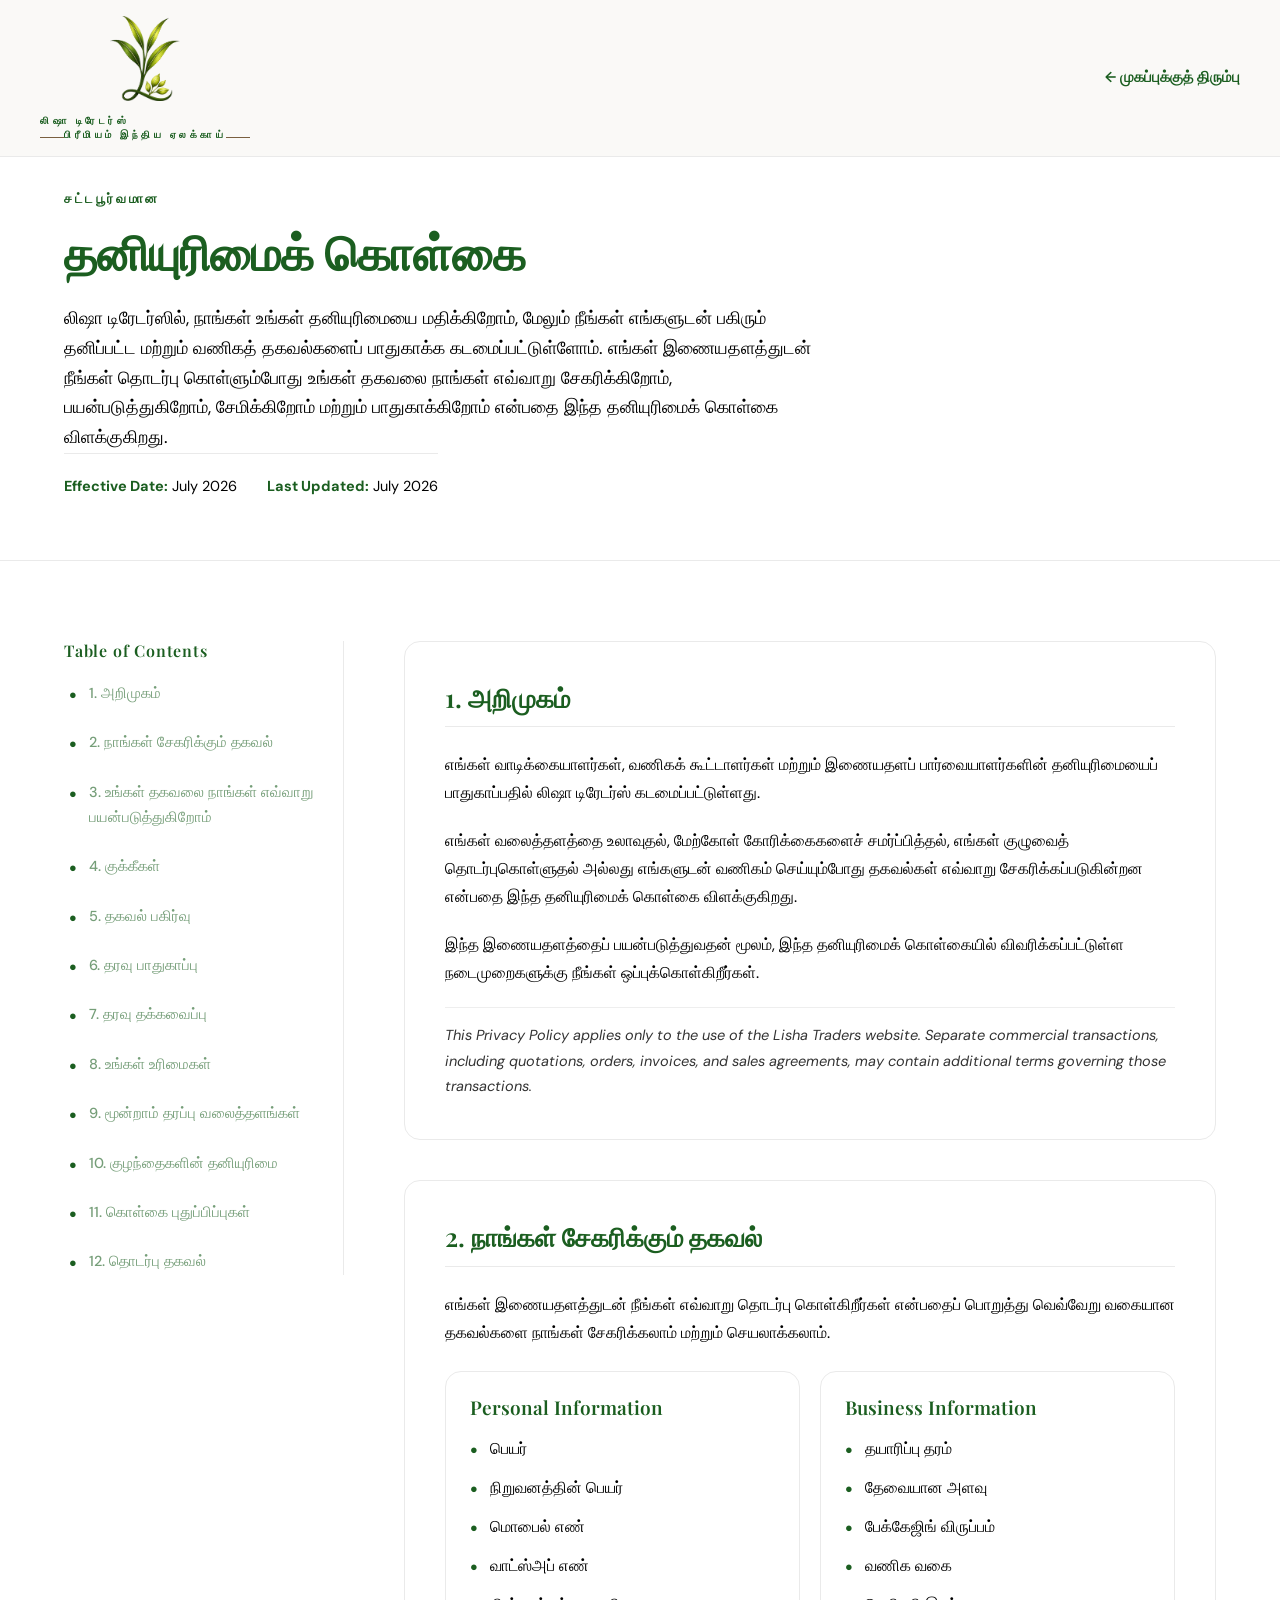
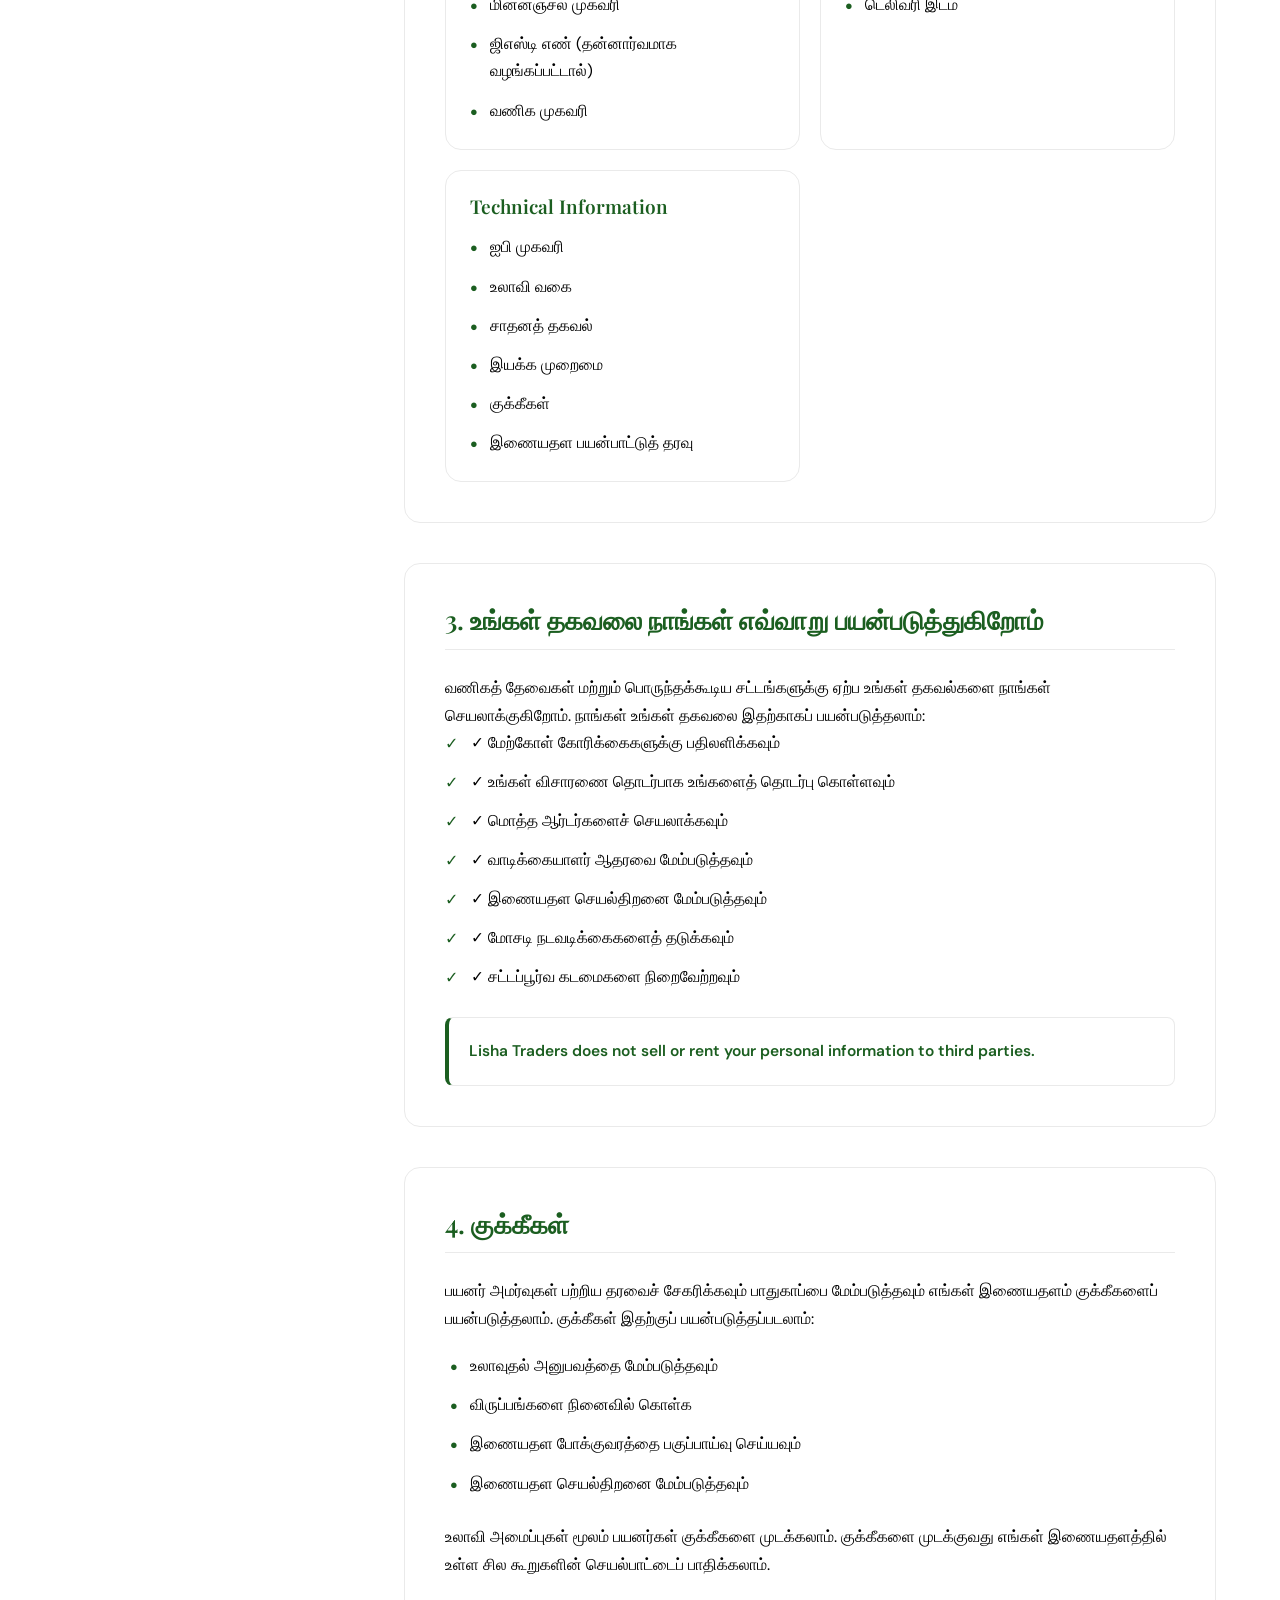
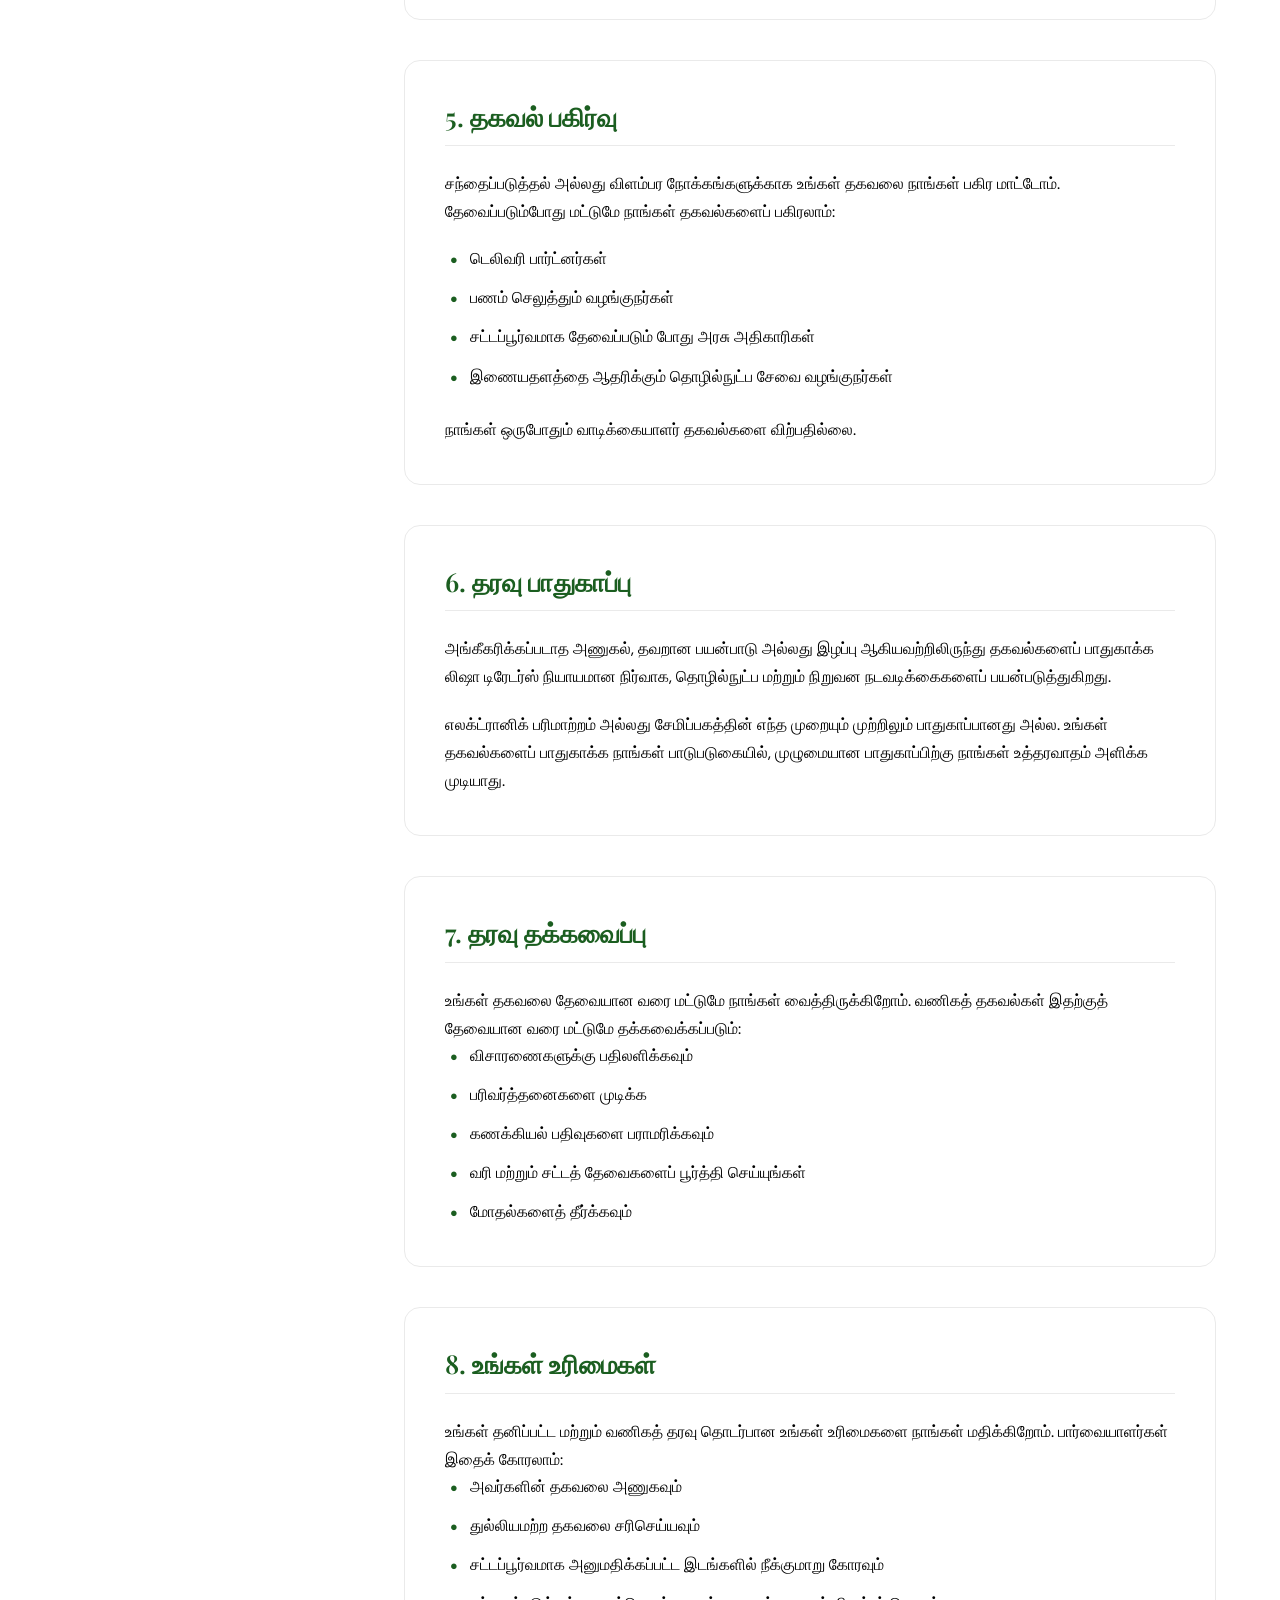
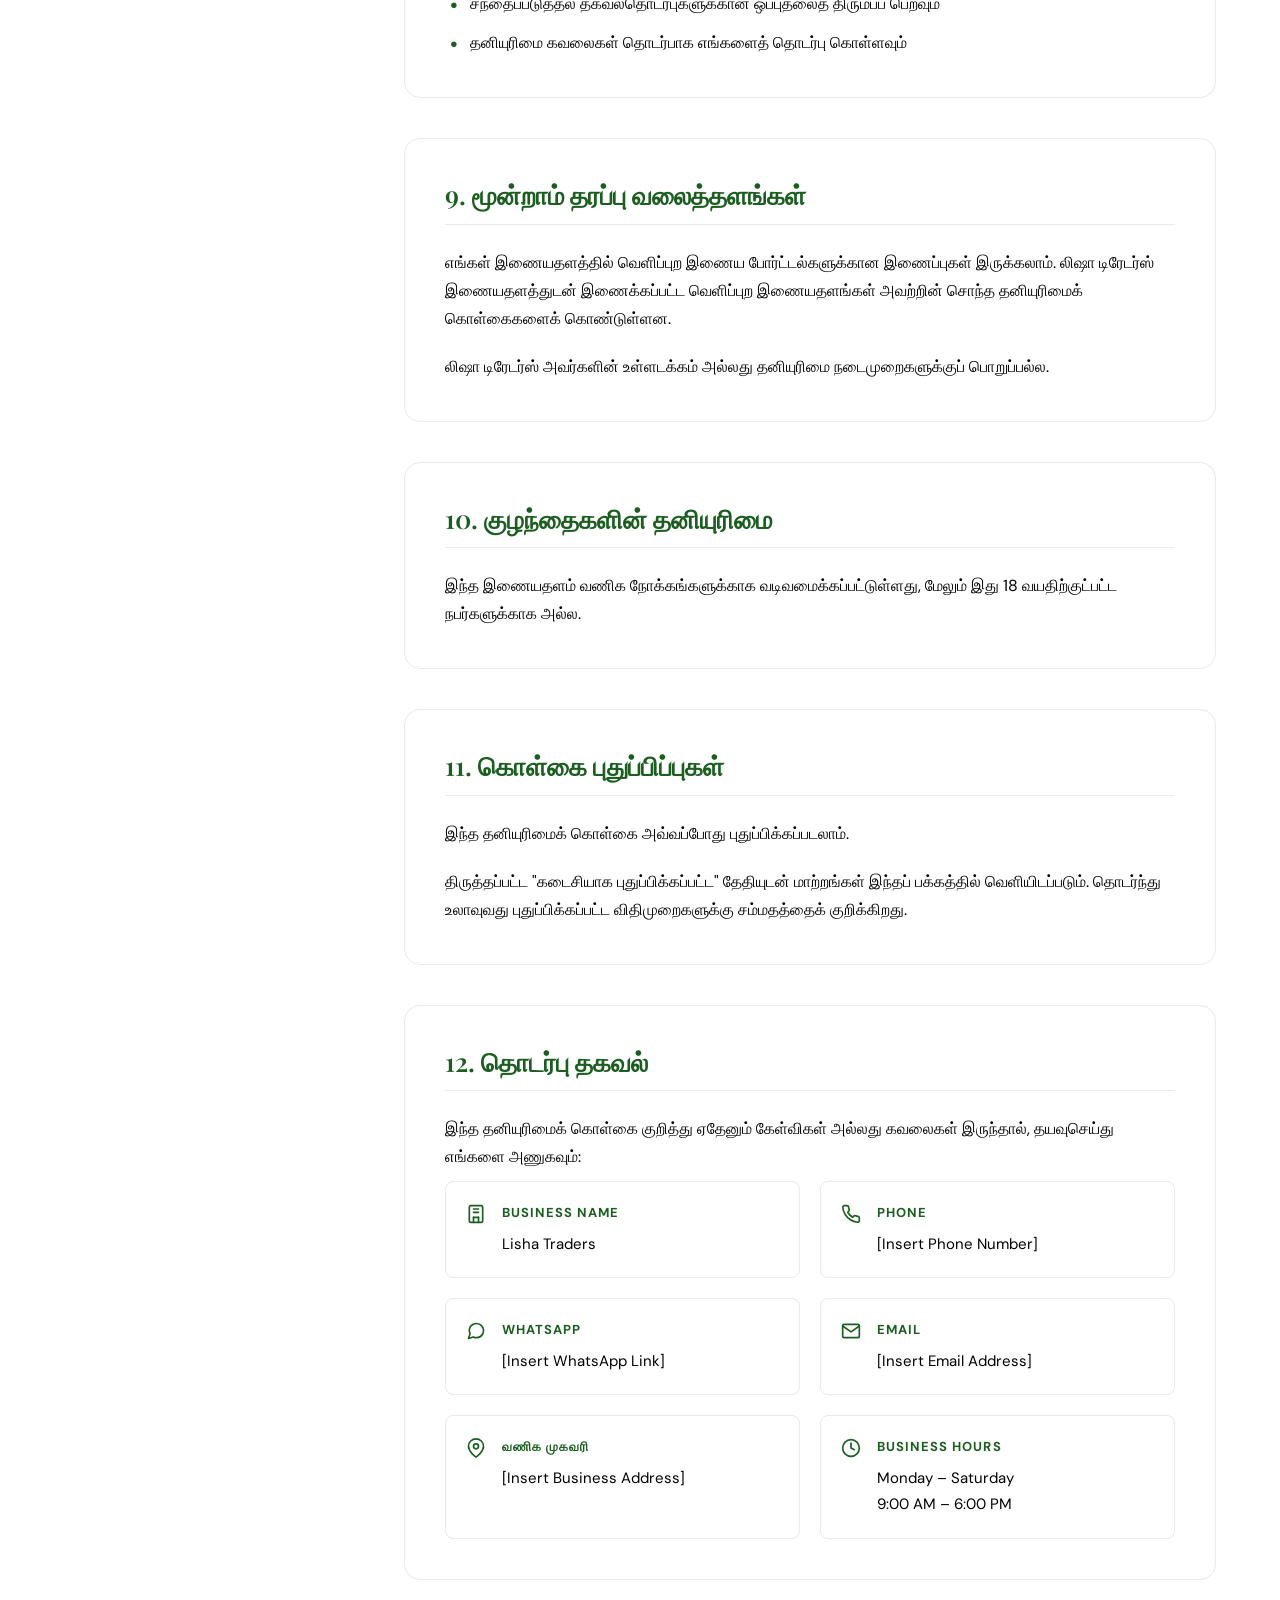
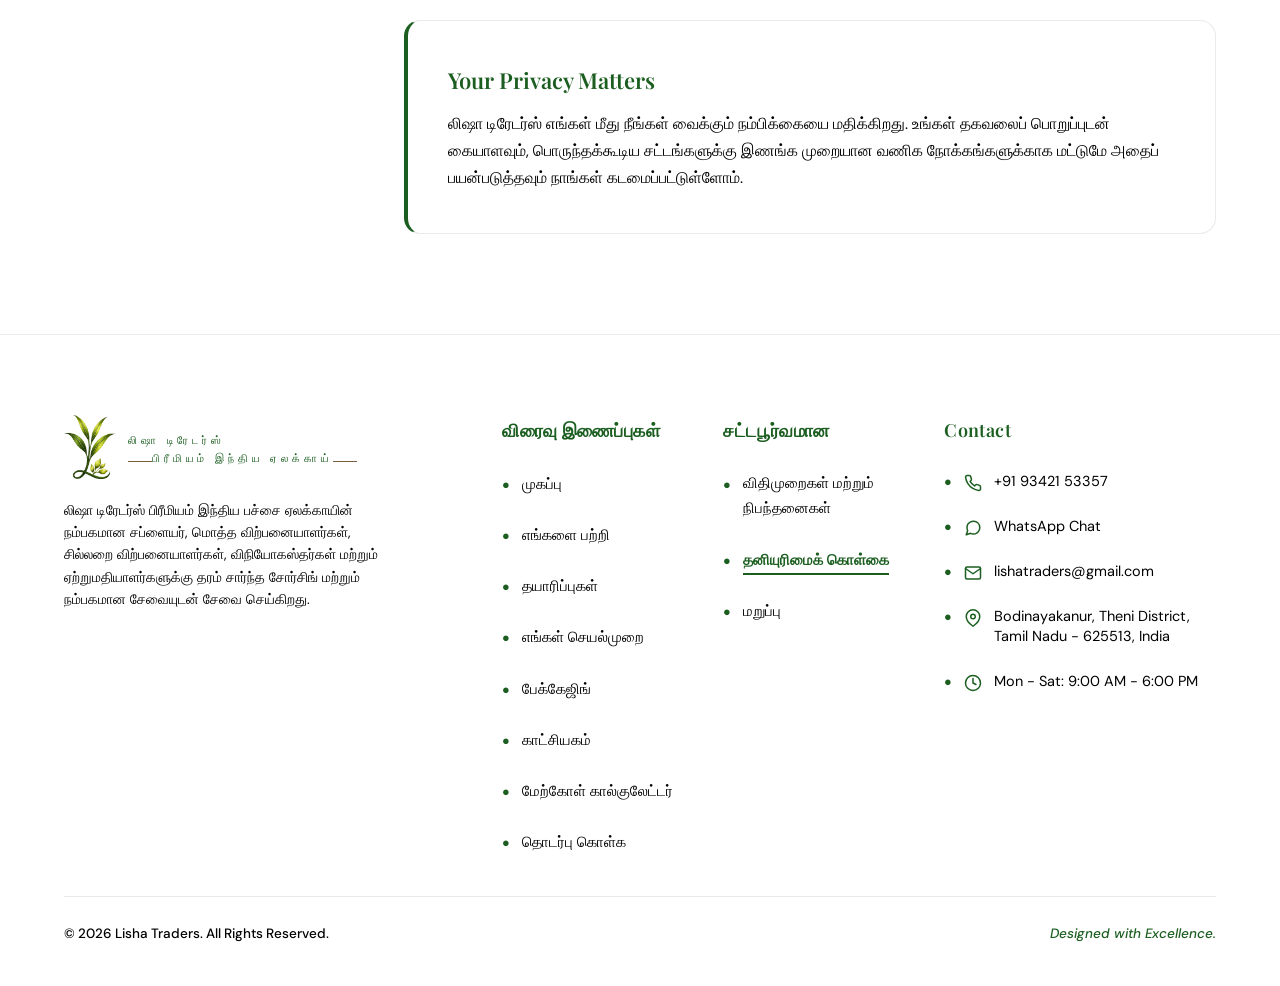
<file: privacy-policy-ta.html>
<!DOCTYPE html>

<html lang="en">
<head>
<meta charset="utf-8"/>
<meta content="width=device-width, initial-scale=1.0, maximum-scale=1.0, user-scalable=no" name="viewport"/>
<title>Privacy Policy | Lisha Traders</title>
<meta content="Read the Privacy Policy of Lisha Traders. Learn how we collect, store, and protect your personal and business data securely." name="description"/>
<link href="assets/logo.png?v=13" rel="icon" type="image/png"/>
<link href="https://chandrumurugadass03052004-gif.github.io/LT/privacy-policy.html" rel="canonical"/>
<!-- Open Graph / Facebook -->
<meta content="website" property="og:type"/>
<meta content="https://chandrumurugadass03052004-gif.github.io/LT/privacy-policy.html" property="og:url"/>
<meta content="Privacy Policy | Lisha Traders" property="og:title"/>
<meta content="Read the Privacy Policy of Lisha Traders. Learn how we collect, store, and protect your personal and business data securely." property="og:description"/>
<meta content="https://chandrumurugadass03052004-gif.github.io/LT/assets/hero_cardamom.png" property="og:image"/>
<!-- Twitter -->
<meta content="summary_large_image" property="twitter:card"/>
<meta content="https://chandrumurugadass03052004-gif.github.io/LT/privacy-policy.html" property="twitter:url"/>
<meta content="Privacy Policy | Lisha Traders" property="twitter:title"/>
<meta content="Read the Privacy Policy of Lisha Traders. Learn how we collect, store, and protect your personal and business data securely." property="twitter:description"/>
<meta content="https://chandrumurugadass03052004-gif.github.io/LT/assets/hero_cardamom.png" property="twitter:image"/>
<!-- Preconnect and Load Fonts -->
<link href="https://fonts.googleapis.com" rel="preconnect"/>
<link crossorigin="" href="https://fonts.gstatic.com" rel="preconnect"/>
<link href="https://fonts.googleapis.com/css2?family=Playfair+Display:ital,wght@0,500;0,600;0,700;1,500&amp;family=DM+Sans:wght@400;500;600;700&amp;family=Cinzel+Decorative:wght@700&amp;family=Praise&amp;display=swap" rel="stylesheet"/>
<!-- Inherit Main Website Structure Stylesheet -->
<link href="style.css?v=13" rel="stylesheet"/>
<style>
    /* Override main site colors to strictly enforce the black/white/green policy theme */
    :root {
      --cream: #FFFFFF;
      --white: #FFFFFF;
      --ink: #000000;
      --muted: #000000;
      --green-900: #1B5E20;
      --green-800: #1B5E20;
      --green-700: #1B5E20;
      --green-600: #1B5E20;
      --green-500: #1B5E20;
      --gold: #1B5E20;
      --gold-dark: #1B5E20;
      --line: #EAEAEA;
      --line-light: #EAEAEA;
      --green-accent: #1B5E20;
      --text-black: #000000;
      --border-color: #EAEAEA;
      --radius-card: 16px;
    }

    body {
      background: var(--white) !important;
      color: var(--text-black) !important;
      font-family: var(--font-sans);
      line-height: 1.75;
      font-size: 16px;
    }

    /* Page container adjustments */
    .wrap {
      max-width: 1200px;
      margin: 0 auto;
      padding: 0 24px;
    }

    /* Logo & Back Btn Alignment */
    .header-container {
      display: flex;
      justify-content: space-between;
      align-items: center;
      padding: 16px 0;
    }

    .logo {
      font-family: var(--font-serif);
      font-size: 26px;
      font-weight: 700;
      color: var(--green-accent) !important;
      text-decoration: none;
      letter-spacing: 0.05em;
      line-height: 0.95;
      display: flex;
      flex-direction: column;
    }

    .logo span {
      font-family: var(--font-sans);
      font-size: 10px;
      font-weight: 600;
      color: var(--green-accent) !important;
      letter-spacing: 0.35em;
      margin-top: 2px;
    }

    .back-btn {
      color: var(--green-accent);
      text-decoration: none;
      font-weight: 600;
      font-size: 14.5px;
      display: flex;
      align-items: center;
      gap: 6px;
      transition: opacity 0.3s;
    }

    .back-btn:hover {
      opacity: 0.8;
    }

    /* Hero Section */
    .hero-section {
      padding: 90px 0 60px;
      border-bottom: 1px solid var(--border-color);
      background: var(--white);
    }

    .hero-label {
      color: var(--green-accent);
      font-size: 13px;
      font-weight: 700;
      letter-spacing: 0.2em;
      text-transform: uppercase;
      display: block;
      margin-bottom: 12px;
    }

    h1 {
      font-family: var(--font-serif);
      font-size: 48px;
      color: var(--green-accent);
      font-weight: 700;
      line-height: 1.2;
      margin-bottom: 24px;
    }

    .hero-desc {
      font-size: 18px;
      color: var(--text-black);
      max-width: 750px;
      margin-bottom: 30px;
      line-height: 1.65;
    }

    .meta-info {
      display: flex;
      gap: 30px;
      font-size: 14.5px;
      color: var(--text-black);
      border-top: 1px solid var(--border-color);
      padding-top: 20px;
      display: inline-flex;
    }

    .meta-info strong {
      font-weight: 700;
      color: var(--green-accent);
    }

    /* Main Grid */
    .main-grid {
      display: grid;
      grid-template-columns: 280px 1fr;
      gap: 60px;
      padding: 80px 0 100px;
      align-items: start;
    }

    /* Sticky Sidebar Navigation */
    .sidebar {
      position: sticky;
      top: 110px;
      max-height: calc(100vh - 150px);
      overflow-y: auto;
      padding-right: 15px;
      border-right: 1px solid var(--border-color);
    }

    .sidebar h4 {
      font-family: var(--font-serif);
      font-size: 16px;
      color: var(--green-accent);
      margin-bottom: 20px;
      font-weight: 600;
      letter-spacing: 0.05em;
    }

    .toc-list {
      list-style: none;
      display: flex;
      flex-direction: column;
      gap: 12px;
    }

    .toc-list a {
      color: var(--green-accent);
      opacity: 0.6;
      text-decoration: none;
      font-size: 14.5px;
      font-weight: 500;
      transition: opacity 0.3s, padding-left 0.3s;
      display: block;
    }

    .toc-list a:hover,
    .toc-list a.active {
      opacity: 1;
      font-weight: 600;
      padding-left: 6px;
    }

    /* Collapsible Mobile TOC elements */
    .toc-toggle {
      display: none;
      position: fixed;
      bottom: 24px;
      right: 24px;
      z-index: 999;
      background: var(--white);
      border: 1px solid var(--green-accent);
      color: var(--green-accent);
      font-weight: 600;
      padding: 12px 20px;
      border-radius: 30px;
      box-shadow: 0 4px 16px rgba(27, 94, 32, 0.15);
      cursor: pointer;
      align-items: center;
      gap: 8px;
      font-size: 14.5px;
      font-family: var(--font-sans);
      transition: transform 0.2s, box-shadow 0.2s;
    }

    .toc-toggle:hover {
      transform: translateY(-2px);
      box-shadow: 0 6px 20px rgba(27, 94, 32, 0.2);
    }

    .close-toc {
      display: none;
    }

    .sidebar-overlay {
      display: none;
    }

    /* Content Area */
    .content-area {
      max-width: 900px;
      display: flex;
      flex-direction: column;
      gap: 40px;
    }

    .policy-section {
      background: var(--white);
      border: 1px solid var(--border-color);
      border-radius: var(--radius-card);
      padding: 40px;
      scroll-margin-top: 125px;
      transition: border-color 0.3s, box-shadow 0.3s;
    }

    .policy-section:hover {
      border-color: var(--green-accent);
      box-shadow: 0 4px 24px rgba(27, 94, 32, 0.02);
    }

    h2 {
      font-family: var(--font-serif);
      font-size: 26px;
      color: var(--green-accent);
      margin-bottom: 24px;
      font-weight: 600;
      padding-bottom: 12px;
      border-bottom: 1px solid var(--border-color);
    }

    p {
      margin-bottom: 20px;
      color: var(--text-black);
      font-size: 16px;
    }

    p:last-of-type {
      margin-bottom: 0;
    }

    ul {
      list-style: none;
      margin-bottom: 25px;
      padding-left: 5px;
    }

    ul:last-child {
      margin-bottom: 0;
    }

    ul li {
      position: relative;
      padding-left: 20px;
      margin-bottom: 12px;
      font-size: 15.5px;
      color: var(--text-black);
    }

    ul li:last-child {
      margin-bottom: 0;
    }

    ul li::before {
      content: "•";
      color: var(--green-accent);
      font-weight: bold;
      font-size: 20px;
      position: absolute;
      left: 0;
      top: -3px;
    }

    /* Section 2 Card Layout Grid */
    .info-grid {
      display: grid;
      grid-template-columns: repeat(auto-fit, minmax(240px, 1fr));
      gap: 20px;
      margin-top: 24px;
    }

    .info-card {
      background: var(--white);
      border: 1px solid var(--border-color);
      border-radius: var(--radius-card);
      padding: 24px;
      transition: border-color 0.3s, transform 0.3s;
    }

    .info-card:hover {
      border-color: var(--green-accent);
      transform: translateY(-2px);
    }

    .info-card h3 {
      font-family: var(--font-serif);
      font-size: 19px;
      color: var(--green-accent);
      margin-bottom: 16px;
      font-weight: 600;
    }

    .info-card ul {
      margin-bottom: 0;
      padding-left: 0;
    }

    /* Section 3 Checkmark list and Green Notice */
    .checkmark-list {
      list-style: none;
      padding-left: 0;
      margin-bottom: 20px;
    }

    .checkmark-list li {
      position: relative;
      padding-left: 26px;
      margin-bottom: 12px;
      font-size: 15.5px;
      color: var(--text-black);
    }

    .checkmark-list li::before {
      content: "✓";
      color: var(--green-accent);
      font-weight: 700;
      position: absolute;
      left: 0;
      top: 0;
      font-size: 16px;
    }

    .green-notice {
      background: var(--white);
      border: 1px solid var(--border-color);
      border-left: 4px solid var(--green-accent);
      border-radius: var(--radius-sm);
      padding: 20px;
      margin-top: 25px;
      color: var(--green-accent);
      font-weight: 600;
      font-size: 15.5px;
    }

    /* Contact Card details (outline icons) */
    .contact-card-grid {
      display: grid;
      grid-template-columns: repeat(auto-fit, minmax(260px, 1fr));
      gap: 20px;
      margin-top: 10px;
    }

    .contact-card-item {
      display: flex;
      gap: 16px;
      align-items: flex-start;
      padding: 20px;
      border-radius: var(--radius-sm);
      border: 1px solid var(--border-color);
      background: var(--white);
      transition: border-color 0.3s;
    }

    .contact-card-item:hover {
      border-color: var(--green-accent);
    }

    .contact-svg {
      color: var(--green-accent);
      margin-top: 2px;
      flex-shrink: 0;
    }

    .contact-card-details strong {
      display: block;
      font-size: 13px;
      color: var(--green-accent);
      text-transform: uppercase;
      letter-spacing: 0.08em;
      margin-bottom: 6px;
    }

    .contact-card-details {
      font-size: 15px;
      color: var(--text-black);
    }

    .contact-card-details a {
      color: var(--green-accent);
      text-decoration: none;
      font-weight: 500;
      transition: opacity 0.3s;
    }

    .contact-card-details a:hover {
      text-decoration: underline;
      opacity: 0.8;
    }

    /* Bottom Highlight Notice */
    .bottom-notice-box {
      background: var(--white);
      border: 1px solid var(--border-color);
      border-left: 4px solid var(--green-accent);
      border-radius: var(--radius-card);
      padding: 40px;
      transition: box-shadow 0.3s;
    }

    .bottom-notice-box:hover {
      box-shadow: 0 4px 24px rgba(27, 94, 32, 0.02);
    }

    .bottom-notice-title {
      font-family: var(--font-serif);
      font-size: 22px;
      color: var(--green-accent);
      font-weight: 600;
      margin-bottom: 12px;
    }

    .bottom-notice-box p {
      margin: 0;
      font-size: 15.5px;
      color: var(--text-black);
    }

    /* Commercial Clause Text Box */
    .commercial-clause {
      font-style: italic;
      font-size: 14.5px;
      color: var(--text-black);
      opacity: 0.8;
      border-top: 1px solid var(--border-color);
      padding-top: 15px;
      margin-top: 20px;
    }

    /* Highlight Active Footer Link */
    .footer-links-list a.active-footer-link {
      color: var(--green-accent) !important;
      font-weight: 600;
    }

    .footer-links-list a.active-footer-link::after {
      width: 100% !important;
      background-color: var(--green-accent) !important;
    }

    /* Scroll animations */
    .fade-up {
      opacity: 0;
      transform: translateY(24px);
      transition: opacity 0.7s cubic-bezier(0.16, 1, 0.3, 1), transform 0.7s cubic-bezier(0.16, 1, 0.3, 1);
    }

    .fade-up.visible {
      opacity: 1;
      transform: translateY(0);
    }

    /* Responsive adjustments */
    @media (max-width: 992px) {
      .main-grid {
        grid-template-columns: 1fr;
        gap: 40px;
        padding: 50px 0 80px;
      }

      /* Collapsible Drawer Sidebar */
      .sidebar {
        position: fixed;
        top: 0;
        left: -320px;
        width: 300px;
        height: 100vh;
        background: var(--white);
        z-index: 1000;
        padding: 40px 24px;
        box-shadow: 4px 0 24px rgba(0, 0, 0, 0.08);
        transition: left 0.4s cubic-bezier(0.16, 1, 0.3, 1);
        border-right: 1px solid var(--border-color);
        display: flex;
        flex-direction: column;
        gap: 20px;
        overflow-y: auto;
      }

      .sidebar.open {
        left: 0;
      }

      .close-toc {
        display: block !important;
        position: absolute;
        top: 20px;
        right: 20px;
        background: none;
        border: none;
        font-size: 22px;
        color: var(--green-accent);
        cursor: pointer;
        font-weight: bold;
      }

      .sidebar-overlay {
        display: block;
        position: fixed;
        top: 0;
        left: 0;
        width: 100vw;
        height: 100vh;
        background: rgba(0, 0, 0, 0.4);
        z-index: 999;
        opacity: 0;
        pointer-events: none;
        transition: opacity 0.4s ease;
      }

      .sidebar-overlay.open {
        opacity: 1;
        pointer-events: auto;
      }

      .toc-toggle {
        display: flex !important;
      }

      .hero-section {
        padding: 60px 0 40px;
      }

      h1 {
        font-size: 38px;
      }

      .policy-section {
        padding: 30px 24px;
      }

      .bottom-notice-box {
        padding: 30px 24px;
      }
    }

    @media (max-width: 576px) {
      h1 {
        font-size: 32px;
        margin-bottom: 16px;
      }

      .hero-desc {
        font-size: 16px;
      }

      h2 {
        font-size: 22px;
        margin-bottom: 18px;
      }

      .meta-info {
        flex-direction: column;
        gap: 8px;
        padding-top: 16px;
        width: 100%;
      }

      .info-grid {
        grid-template-columns: 1fr;
      }

      .contact-card-grid {
        grid-template-columns: 1fr;
        gap: 16px;
      }
    }
  </style>
</head>
<body>
<!-- HEADER -->
<header>
<div class="wrap header-container">
<a class="logo brand-logo" href="index.html">
<img alt="Lisha Traders Logo" class="logo-img" src="assets/logo.png?v=13"/>
<div class="logo-text">
<span class="brand-title">லிஷா டிரேடர்ஸ்</span>
<span class="brand-subtitle">பிரீமியம் இந்திய ஏலக்காய்</span>
</div>
</a>
<a class="back-btn" href="index.html">
        ← முகப்புக்குத் திரும்பு
      </a>
</div>
</header>
<!-- PAGE HERO -->
<section class="hero-section">
<div class="wrap">
<span class="hero-label">சட்டபூர்வமான</span>
<h1>தனியுரிமைக் கொள்கை</h1>
<p class="hero-desc">
        லிஷா டிரேடர்ஸில், நாங்கள் உங்கள் தனியுரிமையை மதிக்கிறோம், மேலும் நீங்கள் எங்களுடன் பகிரும் தனிப்பட்ட மற்றும் வணிகத் தகவல்களைப் பாதுகாக்க கடமைப்பட்டுள்ளோம். எங்கள் இணையதளத்துடன் நீங்கள் தொடர்பு கொள்ளும்போது உங்கள் தகவலை நாங்கள் எவ்வாறு சேகரிக்கிறோம், பயன்படுத்துகிறோம், சேமிக்கிறோம் மற்றும் பாதுகாக்கிறோம் என்பதை இந்த தனியுரிமைக் கொள்கை விளக்குகிறது.
      </p>
<div class="meta-info">
<span><strong>Effective Date:</strong> July 2026</span>
<span><strong>Last Updated:</strong> July 2026</span>
</div>
</div>
</section>
<!-- MAIN CONTAINER (GRID) -->
<div class="wrap">
<div class="main-grid">
<!-- STICKY & COLLAPSIBLE TABLE OF CONTENTS -->
<aside class="sidebar" id="sidebar">
<button aria-label="Close Navigation" class="close-toc" id="close-toc">✕</button>
<h4>Table of Contents</h4>
<ul class="toc-list">
<li><a class="toc-link active" href="#section-1">1. அறிமுகம்</a></li>
<li><a class="toc-link" href="#section-2">2. நாங்கள் சேகரிக்கும் தகவல்</a></li>
<li><a class="toc-link" href="#section-3">3. உங்கள் தகவலை நாங்கள் எவ்வாறு பயன்படுத்துகிறோம்</a></li>
<li><a class="toc-link" href="#section-4">4. குக்கீகள்</a></li>
<li><a class="toc-link" href="#section-5">5. தகவல் பகிர்வு</a></li>
<li><a class="toc-link" href="#section-6">6. தரவு பாதுகாப்பு</a></li>
<li><a class="toc-link" href="#section-7">7. தரவு தக்கவைப்பு</a></li>
<li><a class="toc-link" href="#section-8">8. உங்கள் உரிமைகள்</a></li>
<li><a class="toc-link" href="#section-9">9. மூன்றாம் தரப்பு வலைத்தளங்கள்</a></li>
<li><a class="toc-link" href="#section-10">10. குழந்தைகளின் தனியுரிமை</a></li>
<li><a class="toc-link" href="#section-11">11. கொள்கை புதுப்பிப்புகள்</a></li>
<li><a class="toc-link" href="#section-12">12. தொடர்பு தகவல்</a></li>
</ul>
</aside>
<!-- COLLAPSIBLE MOBILE OVERLAY & TOGGLE BUTTON -->
<div class="sidebar-overlay" id="sidebar-overlay"></div>
<button class="toc-toggle" id="toc-toggle">
<svg fill="none" height="18" stroke="currentColor" stroke-linecap="round" stroke-linejoin="round" stroke-width="2" viewbox="0 0 24 24" width="18"><line x1="3" x2="21" y1="12" y2="12"></line><line x1="3" x2="21" y1="6" y2="6"></line><line x1="3" x2="21" y1="18" y2="18"></line></svg>
        Navigation
      </button>
<!-- CONTENT AREA -->
<main class="content-area">
<!-- SECTION 1 -->
<section class="policy-section fade-up" id="section-1">
<h2>1. அறிமுகம்</h2>
<p>எங்கள் வாடிக்கையாளர்கள், வணிகக் கூட்டாளர்கள் மற்றும் இணையதளப் பார்வையாளர்களின் தனியுரிமையைப் பாதுகாப்பதில் லிஷா டிரேடர்ஸ் கடமைப்பட்டுள்ளது.</p>
<p>எங்கள் வலைத்தளத்தை உலாவுதல், மேற்கோள் கோரிக்கைகளைச் சமர்ப்பித்தல், எங்கள் குழுவைத் தொடர்புகொள்ளுதல் அல்லது எங்களுடன் வணிகம் செய்யும்போது தகவல்கள் எவ்வாறு சேகரிக்கப்படுகின்றன என்பதை இந்த தனியுரிமைக் கொள்கை விளக்குகிறது.</p>
<p>இந்த இணையதளத்தைப் பயன்படுத்துவதன் மூலம், இந்த தனியுரிமைக் கொள்கையில் விவரிக்கப்பட்டுள்ள நடைமுறைகளுக்கு நீங்கள் ஒப்புக்கொள்கிறீர்கள்.</p>
<!-- Commercial disclaimer clause -->
<div class="commercial-clause">
            This Privacy Policy applies only to the use of the Lisha Traders website. Separate commercial transactions, including quotations, orders, invoices, and sales agreements, may contain additional terms governing those transactions.
          </div>
</section>
<!-- SECTION 2 -->
<section class="policy-section fade-up" id="section-2">
<h2>2. நாங்கள் சேகரிக்கும் தகவல்</h2>
<p>எங்கள் இணையதளத்துடன் நீங்கள் எவ்வாறு தொடர்பு கொள்கிறீர்கள் என்பதைப் பொறுத்து வெவ்வேறு வகையான தகவல்களை நாங்கள் சேகரிக்கலாம் மற்றும் செயலாக்கலாம்.</p>
<div class="info-grid">
<!-- Card 1: Personal Info -->
<div class="info-card">
<h3>Personal Information</h3>
<ul>
<li>பெயர்</li>
<li>நிறுவனத்தின் பெயர்</li>
<li>மொபைல் எண்</li>
<li>வாட்ஸ்அப் எண்</li>
<li>மின்னஞ்சல் முகவரி</li>
<li>ஜிஎஸ்டி எண் (தன்னார்வமாக வழங்கப்பட்டால்)</li>
<li>வணிக முகவரி</li>
</ul>
</div>
<!-- Card 2: Business Info -->
<div class="info-card">
<h3>Business Information</h3>
<ul>
<li>தயாரிப்பு தரம்</li>
<li>தேவையான அளவு</li>
<li>பேக்கேஜிங் விருப்பம்</li>
<li>வணிக வகை</li>
<li>டெலிவரி இடம்</li>
</ul>
</div>
<!-- Card 3: Technical Info -->
<div class="info-card">
<h3>Technical Information</h3>
<ul>
<li>ஐபி முகவரி</li>
<li>உலாவி வகை</li>
<li>சாதனத் தகவல்</li>
<li>இயக்க முறைமை</li>
<li>குக்கீகள்</li>
<li>இணையதள பயன்பாட்டுத் தரவு</li>
</ul>
</div>
</div>
</section>
<!-- SECTION 3 -->
<section class="policy-section fade-up" id="section-3">
<h2>3. உங்கள் தகவலை நாங்கள் எவ்வாறு பயன்படுத்துகிறோம்</h2>
<p>வணிகத் தேவைகள் மற்றும் பொருந்தக்கூடிய சட்டங்களுக்கு ஏற்ப உங்கள் தகவல்களை நாங்கள் செயலாக்குகிறோம். நாங்கள் உங்கள் தகவலை இதற்காகப் பயன்படுத்தலாம்:</p>
<ul class="checkmark-list">
<li>✓ மேற்கோள் கோரிக்கைகளுக்கு பதிலளிக்கவும்</li>
<li>✓ உங்கள் விசாரணை தொடர்பாக உங்களைத் தொடர்பு கொள்ளவும்</li>
<li>✓ மொத்த ஆர்டர்களைச் செயலாக்கவும்</li>
<li>✓ வாடிக்கையாளர் ஆதரவை மேம்படுத்தவும்</li>
<li>✓ இணையதள செயல்திறனை மேம்படுத்தவும்</li>
<li>✓ மோசடி நடவடிக்கைகளைத் தடுக்கவும்</li>
<li>✓ சட்டப்பூர்வ கடமைகளை நிறைவேற்றவும்</li>
</ul>
<!-- Highlight Green Notice Box -->
<div class="green-notice">
            Lisha Traders does not sell or rent your personal information to third parties.
          </div>
</section>
<!-- SECTION 4 -->
<section class="policy-section fade-up" id="section-4">
<h2>4. குக்கீகள்</h2>
<p>பயனர் அமர்வுகள் பற்றிய தரவைச் சேகரிக்கவும் பாதுகாப்பை மேம்படுத்தவும் எங்கள் இணையதளம் குக்கீகளைப் பயன்படுத்தலாம். குக்கீகள் இதற்குப் பயன்படுத்தப்படலாம்:</p>
<ul>
<li>உலாவுதல் அனுபவத்தை மேம்படுத்தவும்</li>
<li>விருப்பங்களை நினைவில் கொள்க</li>
<li>இணையதள போக்குவரத்தை பகுப்பாய்வு செய்யவும்</li>
<li>இணையதள செயல்திறனை மேம்படுத்தவும்</li>
</ul>
<p>உலாவி அமைப்புகள் மூலம் பயனர்கள் குக்கீகளை முடக்கலாம். குக்கீகளை முடக்குவது எங்கள் இணையதளத்தில் உள்ள சில கூறுகளின் செயல்பாட்டைப் பாதிக்கலாம்.</p>
</section>
<!-- SECTION 5 -->
<section class="policy-section fade-up" id="section-5">
<h2>5. தகவல் பகிர்வு</h2>
<p>சந்தைப்படுத்தல் அல்லது விளம்பர நோக்கங்களுக்காக உங்கள் தகவலை நாங்கள் பகிர மாட்டோம். தேவைப்படும்போது மட்டுமே நாங்கள் தகவல்களைப் பகிரலாம்:</p>
<ul>
<li>டெலிவரி பார்ட்னர்கள்</li>
<li>பணம் செலுத்தும் வழங்குநர்கள்</li>
<li>சட்டப்பூர்வமாக தேவைப்படும் போது அரசு அதிகாரிகள்</li>
<li>இணையதளத்தை ஆதரிக்கும் தொழில்நுட்ப சேவை வழங்குநர்கள்</li>
</ul>
<p>நாங்கள் ஒருபோதும் வாடிக்கையாளர் தகவல்களை விற்பதில்லை.</p>
</section>
<!-- SECTION 6 -->
<section class="policy-section fade-up" id="section-6">
<h2>6. தரவு பாதுகாப்பு</h2>
<p>அங்கீகரிக்கப்படாத அணுகல், தவறான பயன்பாடு அல்லது இழப்பு ஆகியவற்றிலிருந்து தகவல்களைப் பாதுகாக்க லிஷா டிரேடர்ஸ் நியாயமான நிர்வாக, தொழில்நுட்ப மற்றும் நிறுவன நடவடிக்கைகளைப் பயன்படுத்துகிறது.</p>
<p>எலக்ட்ரானிக் பரிமாற்றம் அல்லது சேமிப்பகத்தின் எந்த முறையும் முற்றிலும் பாதுகாப்பானது அல்ல. உங்கள் தகவல்களைப் பாதுகாக்க நாங்கள் பாடுபடுகையில், முழுமையான பாதுகாப்பிற்கு நாங்கள் உத்தரவாதம் அளிக்க முடியாது.</p>
</section>
<!-- SECTION 7 -->
<section class="policy-section fade-up" id="section-7">
<h2>7. தரவு தக்கவைப்பு</h2>
<p>உங்கள் தகவலை தேவையான வரை மட்டுமே நாங்கள் வைத்திருக்கிறோம். வணிகத் தகவல்கள் இதற்குத் தேவையான வரை மட்டுமே தக்கவைக்கப்படும்:</p>
<ul>
<li>விசாரணைகளுக்கு பதிலளிக்கவும்</li>
<li>பரிவர்த்தனைகளை முடிக்க</li>
<li>கணக்கியல் பதிவுகளை பராமரிக்கவும்</li>
<li>வரி மற்றும் சட்டத் தேவைகளைப் பூர்த்தி செய்யுங்கள்</li>
<li>மோதல்களைத் தீர்க்கவும்</li>
</ul>
</section>
<!-- SECTION 8 -->
<section class="policy-section fade-up" id="section-8">
<h2>8. உங்கள் உரிமைகள்</h2>
<p>உங்கள் தனிப்பட்ட மற்றும் வணிகத் தரவு தொடர்பான உங்கள் உரிமைகளை நாங்கள் மதிக்கிறோம். பார்வையாளர்கள் இதைக் கோரலாம்:</p>
<ul>
<li>அவர்களின் தகவலை அணுகவும்</li>
<li>துல்லியமற்ற தகவலை சரிசெய்யவும்</li>
<li>சட்டப்பூர்வமாக அனுமதிக்கப்பட்ட இடங்களில் நீக்குமாறு கோரவும்</li>
<li>சந்தைப்படுத்தல் தகவல்தொடர்புகளுக்கான ஒப்புதலைத் திரும்பப் பெறவும்</li>
<li>தனியுரிமை கவலைகள் தொடர்பாக எங்களைத் தொடர்பு கொள்ளவும்</li>
</ul>
</section>
<!-- SECTION 9 -->
<section class="policy-section fade-up" id="section-9">
<h2>9. மூன்றாம் தரப்பு வலைத்தளங்கள்</h2>
<p>எங்கள் இணையதளத்தில் வெளிப்புற இணைய போர்ட்டல்களுக்கான இணைப்புகள் இருக்கலாம். லிஷா டிரேடர்ஸ் இணையதளத்துடன் இணைக்கப்பட்ட வெளிப்புற இணையதளங்கள் அவற்றின் சொந்த தனியுரிமைக் கொள்கைகளைக் கொண்டுள்ளன.</p>
<p>லிஷா டிரேடர்ஸ் அவர்களின் உள்ளடக்கம் அல்லது தனியுரிமை நடைமுறைகளுக்குப் பொறுப்பல்ல.</p>
</section>
<!-- SECTION 10 -->
<section class="policy-section fade-up" id="section-10">
<h2>10. குழந்தைகளின் தனியுரிமை</h2>
<p>இந்த இணையதளம் வணிக நோக்கங்களுக்காக வடிவமைக்கப்பட்டுள்ளது, மேலும் இது 18 வயதிற்குட்பட்ட நபர்களுக்காக அல்ல.</p>
</section>
<!-- SECTION 11 -->
<section class="policy-section fade-up" id="section-11">
<h2>11. கொள்கை புதுப்பிப்புகள்</h2>
<p>இந்த தனியுரிமைக் கொள்கை அவ்வப்போது புதுப்பிக்கப்படலாம்.</p>
<p>திருத்தப்பட்ட "கடைசியாக புதுப்பிக்கப்பட்ட" தேதியுடன் மாற்றங்கள் இந்தப் பக்கத்தில் வெளியிடப்படும். தொடர்ந்து உலாவுவது புதுப்பிக்கப்பட்ட விதிமுறைகளுக்கு சம்மதத்தைக் குறிக்கிறது.</p>
</section>
<!-- SECTION 12 -->
<section class="policy-section fade-up" id="section-12">
<h2>12. தொடர்பு தகவல்</h2>
<p>இந்த தனியுரிமைக் கொள்கை குறித்து ஏதேனும் கேள்விகள் அல்லது கவலைகள் இருந்தால், தயவுசெய்து எங்களை அணுகவும்:</p>
<div class="contact-card-grid">
<div class="contact-card-item">
<!-- Building Icon -->
<svg class="contact-svg" fill="none" height="20" stroke="currentColor" stroke-linecap="round" stroke-linejoin="round" stroke-width="2" viewbox="0 0 24 24" width="20"><rect height="20" rx="2" ry="2" width="16" x="4" y="2"></rect><line x1="9" x2="9" y1="22" y2="16"></line><line x1="15" x2="15" y1="22" y2="16"></line><line x1="9" x2="15" y1="16" y2="16"></line><path d="M9 6h6"></path><path d="M9 10h6"></path></svg>
<div class="contact-card-details">
<strong>Business Name</strong>
                Lisha Traders
              </div>
</div>
<div class="contact-card-item">
<!-- Phone Icon -->
<svg class="contact-svg" fill="none" height="20" stroke="currentColor" stroke-linecap="round" stroke-linejoin="round" stroke-width="2" viewbox="0 0 24 24" width="20"><path d="M22 16.92v3a2 2 0 0 1-2.18 2 19.79 19.79 0 0 1-8.63-3.07 19.5 19.5 0 0 1-6-6 19.79 19.79 0 0 1-3.07-8.67A2 2 0 0 1 4.11 2h3a2 2 0 0 1 2 1.72 12.84 12.84 0 0 0 .7 2.81 2 2 0 0 1-.45 2.11L8.09 9.91a16 16 0 0 0 6 6l1.27-1.27a2 2 0 0 1 2.11-.45 12.84 12.84 0 0 0 2.81.7A2 2 0 0 1 22 16.92z"></path></svg>
<div class="contact-card-details">
<strong>Phone</strong>
                [Insert Phone Number]
              </div>
</div>
<div class="contact-card-item">
<!-- WhatsApp Icon -->
<svg class="contact-svg" fill="none" height="20" stroke="currentColor" stroke-linecap="round" stroke-linejoin="round" stroke-width="2" viewbox="0 0 24 24" width="20"><path d="M21 11.5a8.38 8.38 0 0 1-.9 3.8 8.5 8.5 0 0 1-7.6 4.7 8.38 8.38 0 0 1-3.8-.9L3 21l1.9-5.7a8.38 8.38 0 0 1-.9-3.8 8.5 8.5 0 0 1 4.7-7.6 8.38 8.38 0 0 1 3.8-.9h.5a8.48 8.48 0 0 1 8 8v.5z"></path></svg>
<div class="contact-card-details">
<strong>WhatsApp</strong>
                [Insert WhatsApp Link]
              </div>
</div>
<div class="contact-card-item">
<!-- Envelope Icon -->
<svg class="contact-svg" fill="none" height="20" stroke="currentColor" stroke-linecap="round" stroke-linejoin="round" stroke-width="2" viewbox="0 0 24 24" width="20"><path d="M4 4h16c1.1 0 2 .9 2 2v12c0 1.1-.9 2-2 2H4c-1.1 0-2-.9-2-2V6c0-1.1.9-2 2-2z"></path><polyline points="22,6 12,13 2,6"></polyline></svg>
<div class="contact-card-details">
<strong>Email</strong>
                [Insert Email Address]
              </div>
</div>
<div class="contact-card-item">
<!-- Pin Location Icon -->
<svg class="contact-svg" fill="none" height="20" stroke="currentColor" stroke-linecap="round" stroke-linejoin="round" stroke-width="2" viewbox="0 0 24 24" width="20"><path d="M21 10c0 7-9 13-9 13s-9-6-9-13a9 9 0 0 1 18 0z"></path><circle cx="12" cy="10" r="3"></circle></svg>
<div class="contact-card-details">
<strong>வணிக முகவரி</strong>
                [Insert Business Address]
              </div>
</div>
<div class="contact-card-item">
<!-- Clock Icon -->
<svg class="contact-svg" fill="none" height="20" stroke="currentColor" stroke-linecap="round" stroke-linejoin="round" stroke-width="2" viewbox="0 0 24 24" width="20"><circle cx="12" cy="12" r="10"></circle><polyline points="12 6 12 12 16 14"></polyline></svg>
<div class="contact-card-details">
<strong>Business Hours</strong>
                Monday – Saturday<br/>9:00 AM – 6:00 PM
              </div>
</div>
</div>
</section>
<!-- BOTTOM NOTICE -->
<div class="bottom-notice-box fade-up">
<div class="bottom-notice-title">Your Privacy Matters</div>
<p>
            லிஷா டிரேடர்ஸ் எங்கள் மீது நீங்கள் வைக்கும் நம்பிக்கையை மதிக்கிறது. உங்கள் தகவலைப் பொறுப்புடன் கையாளவும், பொருந்தக்கூடிய சட்டங்களுக்கு இணங்க முறையான வணிக நோக்கங்களுக்காக மட்டுமே அதைப் பயன்படுத்தவும் நாங்கள் கடமைப்பட்டுள்ளோம்.
          </p>
</div>
</main>
</div>
</div>
<!-- FOOTER -->
<footer class="premium-footer">
<div class="wrap">
<div class="footer-grid-redesign">
<!-- Column 1: Company -->
<div class="footer-col company-col">
<div class="foot-logo-redesign brand-logo">
<img alt="Lisha Traders Logo" class="foot-logo-img" src="assets/logo.png?v=13"/>
<div class="logo-text">
<span class="brand-title">லிஷா டிரேடர்ஸ்</span>
<span class="brand-subtitle">பிரீமியம் இந்திய ஏலக்காய்</span>
</div>
</div>
<p class="foot-description">
            லிஷா டிரேடர்ஸ் பிரீமியம் இந்திய பச்சை ஏலக்காயின் நம்பகமான சப்ளையர், மொத்த விற்பனையாளர்கள், சில்லறை விற்பனையாளர்கள், விநியோகஸ்தர்கள் மற்றும் ஏற்றுமதியாளர்களுக்கு தரம் சார்ந்த சோர்சிங் மற்றும் நம்பகமான சேவையுடன் சேவை செய்கிறது.
          </p>
</div>
<!-- Column 2: Quick Links -->
<div class="footer-col links-col">
<h5>விரைவு இணைப்புகள்</h5>
<ul class="footer-links-list">
<li><a href="index.html#hero">முகப்பு</a></li>
<li><a href="index.html#why">எங்களை பற்றி</a></li>
<li><a href="index.html#products">தயாரிப்புகள்</a></li>
<li><a href="index.html#process">எங்கள் செயல்முறை</a></li>
<li><a href="index.html#pack">பேக்கேஜிங்</a></li>
<li><a href="index.html#gallery">காட்சியகம்</a></li>
<li><a href="index.html#calculator">மேற்கோள் கால்குலேட்டர்</a></li>
<li><a href="index.html#contact">தொடர்பு கொள்க</a></li>
</ul>
</div>
<!-- Column 3: Legal -->
<div class="footer-col links-col">
<h5>சட்டபூர்வமான</h5>
<ul class="footer-links-list">
<li><a href="terms-and-conditions-ta.html" target="_blank">விதிமுறைகள் மற்றும் நிபந்தனைகள்</a></li>
<li><a class="active-footer-link" href="privacy-policy-ta.html">தனியுரிமைக் கொள்கை</a></li>
<li><a href="disclaimer-ta.html" target="_blank">மறுப்பு</a></li>
</ul>
</div>
<!-- Column 4: Contact Info -->
<div class="footer-col contact-col">
<h5>Contact</h5>
<ul class="footer-contact-list">
<li>
<svg fill="none" height="18" stroke="currentColor" stroke-linecap="round" stroke-linejoin="round" stroke-width="2" viewbox="0 0 24 24" width="18"><path d="M22 16.92v3a2 2 0 0 1-2.18 2 19.79 19.79 0 0 1-8.63-3.07 19.5 19.5 0 0 1-6-6 19.79 19.79 0 0 1-3.07-8.67A2 2 0 0 1 4.11 2h3a2 2 0 0 1 2 1.72 12.84 12.84 0 0 0 .7 2.81 2 2 0 0 1-.45 2.11L8.09 9.91a16 16 0 0 0 6 6l1.27-1.27a2 2 0 0 1 2.11-.45 12.84 12.84 0 0 0 2.81.7A2 2 0 0 1 22 16.92z"></path></svg>
<a href="tel:+919342153357">+91 93421 53357</a>
</li>
<li>
<svg fill="none" height="18" stroke="currentColor" stroke-linecap="round" stroke-linejoin="round" stroke-width="2" viewbox="0 0 24 24" width="18"><path d="M21 11.5a8.38 8.38 0 0 1-.9 3.8 8.5 8.5 0 0 1-7.6 4.7 8.38 8.38 0 0 1-3.8-.9L3 21l1.9-5.7a8.38 8.38 0 0 1-.9-3.8 8.5 8.5 0 0 1 4.7-7.6 8.38 8.38 0 0 1 3.8-.9h.5a8.48 8.48 0 0 1 8 8v.5z"></path></svg>
<a href="https://wa.me/919342153357" target="_blank">WhatsApp Chat</a>
</li>
<li>
<svg fill="none" height="18" stroke="currentColor" stroke-linecap="round" stroke-linejoin="round" stroke-width="2" viewbox="0 0 24 24" width="18"><path d="M4 4h16c1.1 0 2 .9 2 2v12c0 1.1-.9 2-2 2H4c-1.1 0-2-.9-2-2V6c0-1.1.9-2 2-2z"></path><polyline points="22,6 12,13 2,6"></polyline></svg>
<a href="mailto:lishatraders@gmail.com">lishatraders@gmail.com</a>
</li>
<li>
<svg fill="none" height="18" stroke="currentColor" stroke-linecap="round" stroke-linejoin="round" stroke-width="2" viewbox="0 0 24 24" width="18"><path d="M21 10c0 7-9 13-9 13s-9-6-9-13a9 9 0 0 1 18 0z"></path><circle cx="12" cy="10" r="3"></circle></svg>
<span>Bodinayakanur, Theni District, Tamil Nadu - 625513, India</span>
</li>
<li>
<svg fill="none" height="18" stroke="currentColor" stroke-linecap="round" stroke-linejoin="round" stroke-width="2" viewbox="0 0 24 24" width="18"><circle cx="12" cy="12" r="10"></circle><polyline points="12 6 12 12 16 14"></polyline></svg>
<span>Mon - Sat: 9:00 AM - 6:00 PM</span>
</li>
</ul>
</div>
</div>
<!-- Divider line -->
<hr class="footer-divider"/>
<!-- Bottom Row -->
<div class="footer-bottom-redesign">
<span class="copyright">© 2026 Lisha Traders. All Rights Reserved.</span>
<span class="designer">Designed with Excellence.</span>
</div>
</div>
</footer>
<script>
    document.addEventListener('DOMContentLoaded', () => {
      // 1. Smooth scroll active TOC styling (ScrollSpy)
      const sections = document.querySelectorAll('.policy-section');
      const tocLinks = document.querySelectorAll('.toc-link');

      const handleScrollSpy = () => {
        let current = '';
        const scrollPosition = window.scrollY + 160;

        sections.forEach(section => {
          const sectionTop = section.offsetTop;
          if (scrollPosition >= sectionTop) {
            current = section.getAttribute('id');
          }
        });

        tocLinks.forEach(link => {
          link.classList.remove('active');
          if (link.getAttribute('href') === `#${current}`) {
            link.classList.add('active');
          }
        });
      };

      window.addEventListener('scroll', handleScrollSpy);
      handleScrollSpy(); // Run initially to highlight the correct item

      // 2. Collapsible Mobile TOC Menu Logic
      const sidebar = document.getElementById('sidebar');
      const overlay = document.getElementById('sidebar-overlay');
      const toggle = document.getElementById('toc-toggle');
      const closeBtn = document.getElementById('close-toc');

      const openDrawer = () => {
        sidebar.classList.add('open');
        overlay.classList.add('open');
      };

      const closeDrawer = () => {
        sidebar.classList.remove('open');
        overlay.classList.remove('open');
      };

      toggle.addEventListener('click', openDrawer);
      closeBtn.addEventListener('click', closeDrawer);
      overlay.addEventListener('click', closeDrawer);

      // Close drawer when any TOC link is clicked (useful on mobile viewports)
      tocLinks.forEach(link => {
        link.addEventListener('click', closeDrawer);
      });

      // 3. Smooth entrance fade-up animation via IntersectionObserver
      const animateElements = document.querySelectorAll('.fade-up');
      
      const observerOptions = {
        root: null,
        threshold: 0.05,
        rootMargin: '0px 0px -40px 0px'
      };

      const scrollObserver = new IntersectionObserver((entries, observer) => {
        entries.forEach(entry => {
          if (entry.isIntersecting) {
            entry.target.classList.add('visible');
            observer.unobserve(entry.target);
          }
        });
      }, observerOptions);

      animateElements.forEach(el => {
        scrollObserver.observe(el);
      });
    });
  </script>
</body>
</html>
</file>
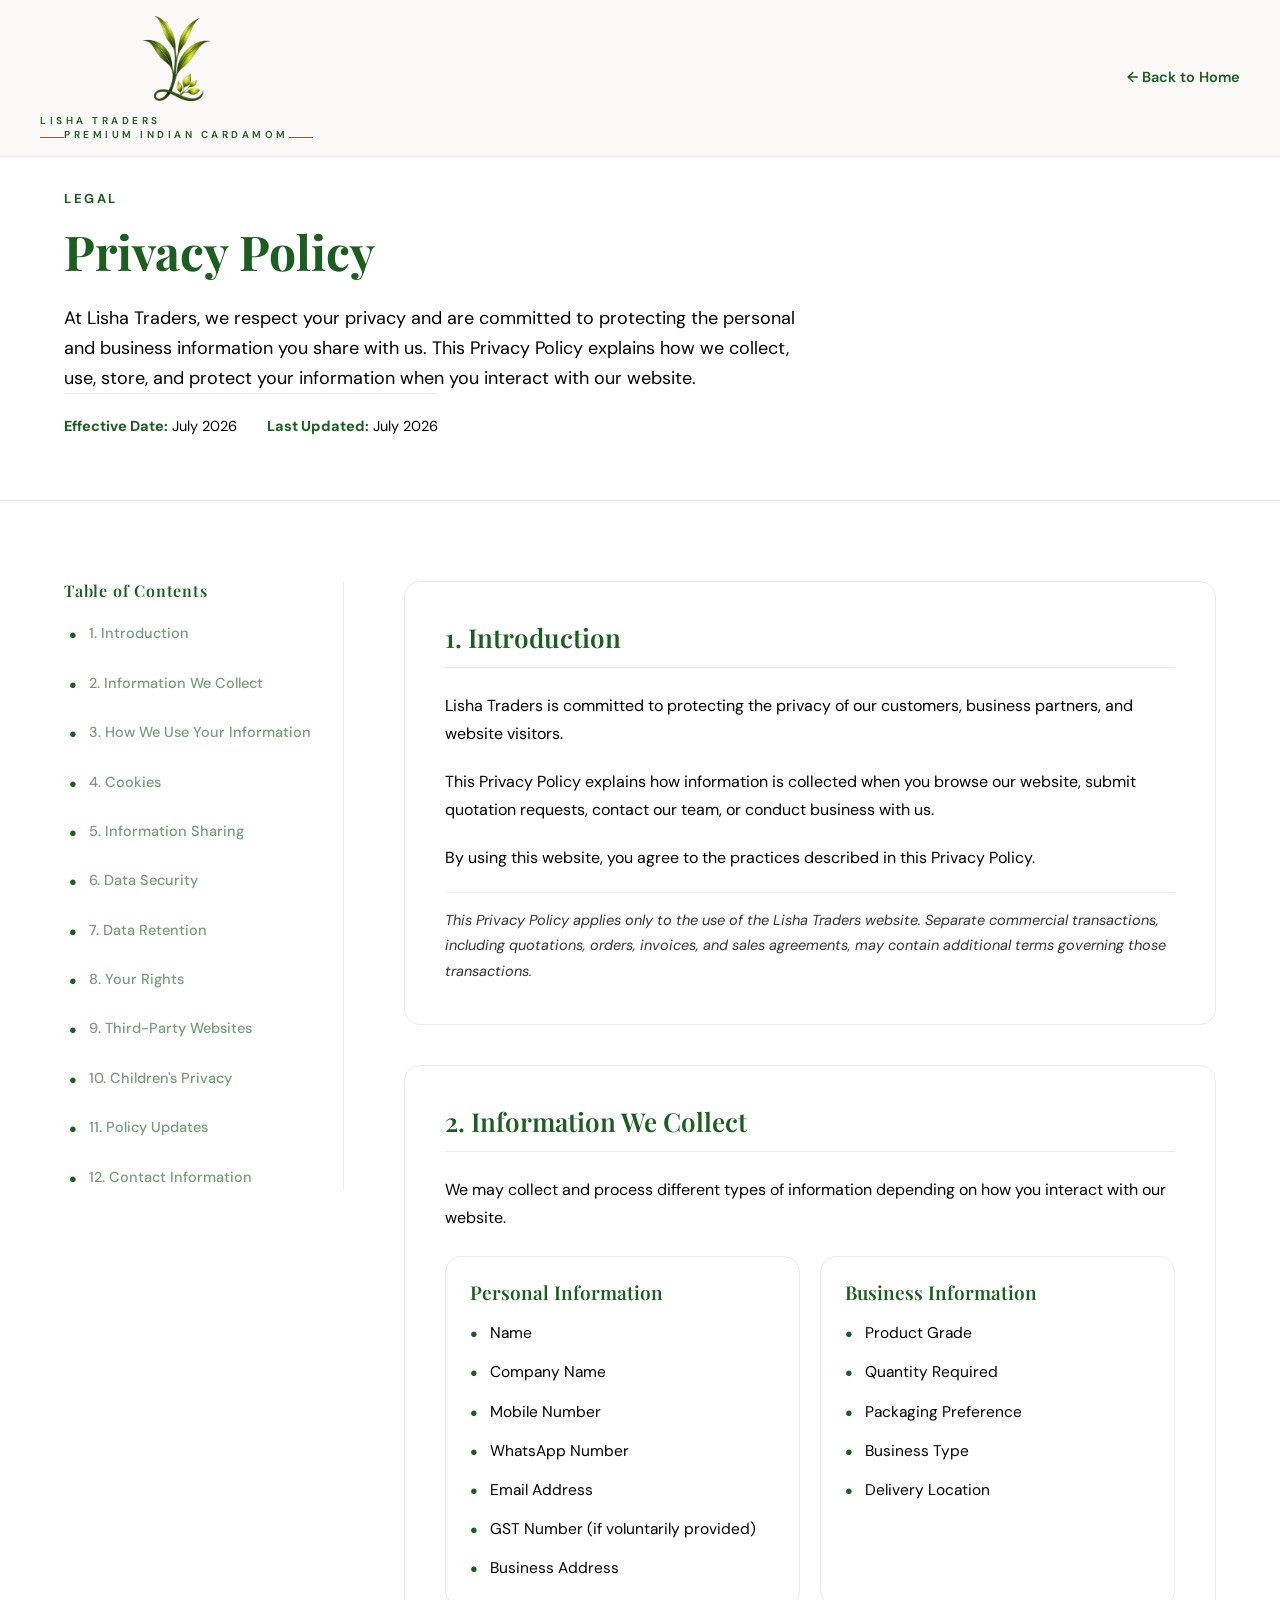
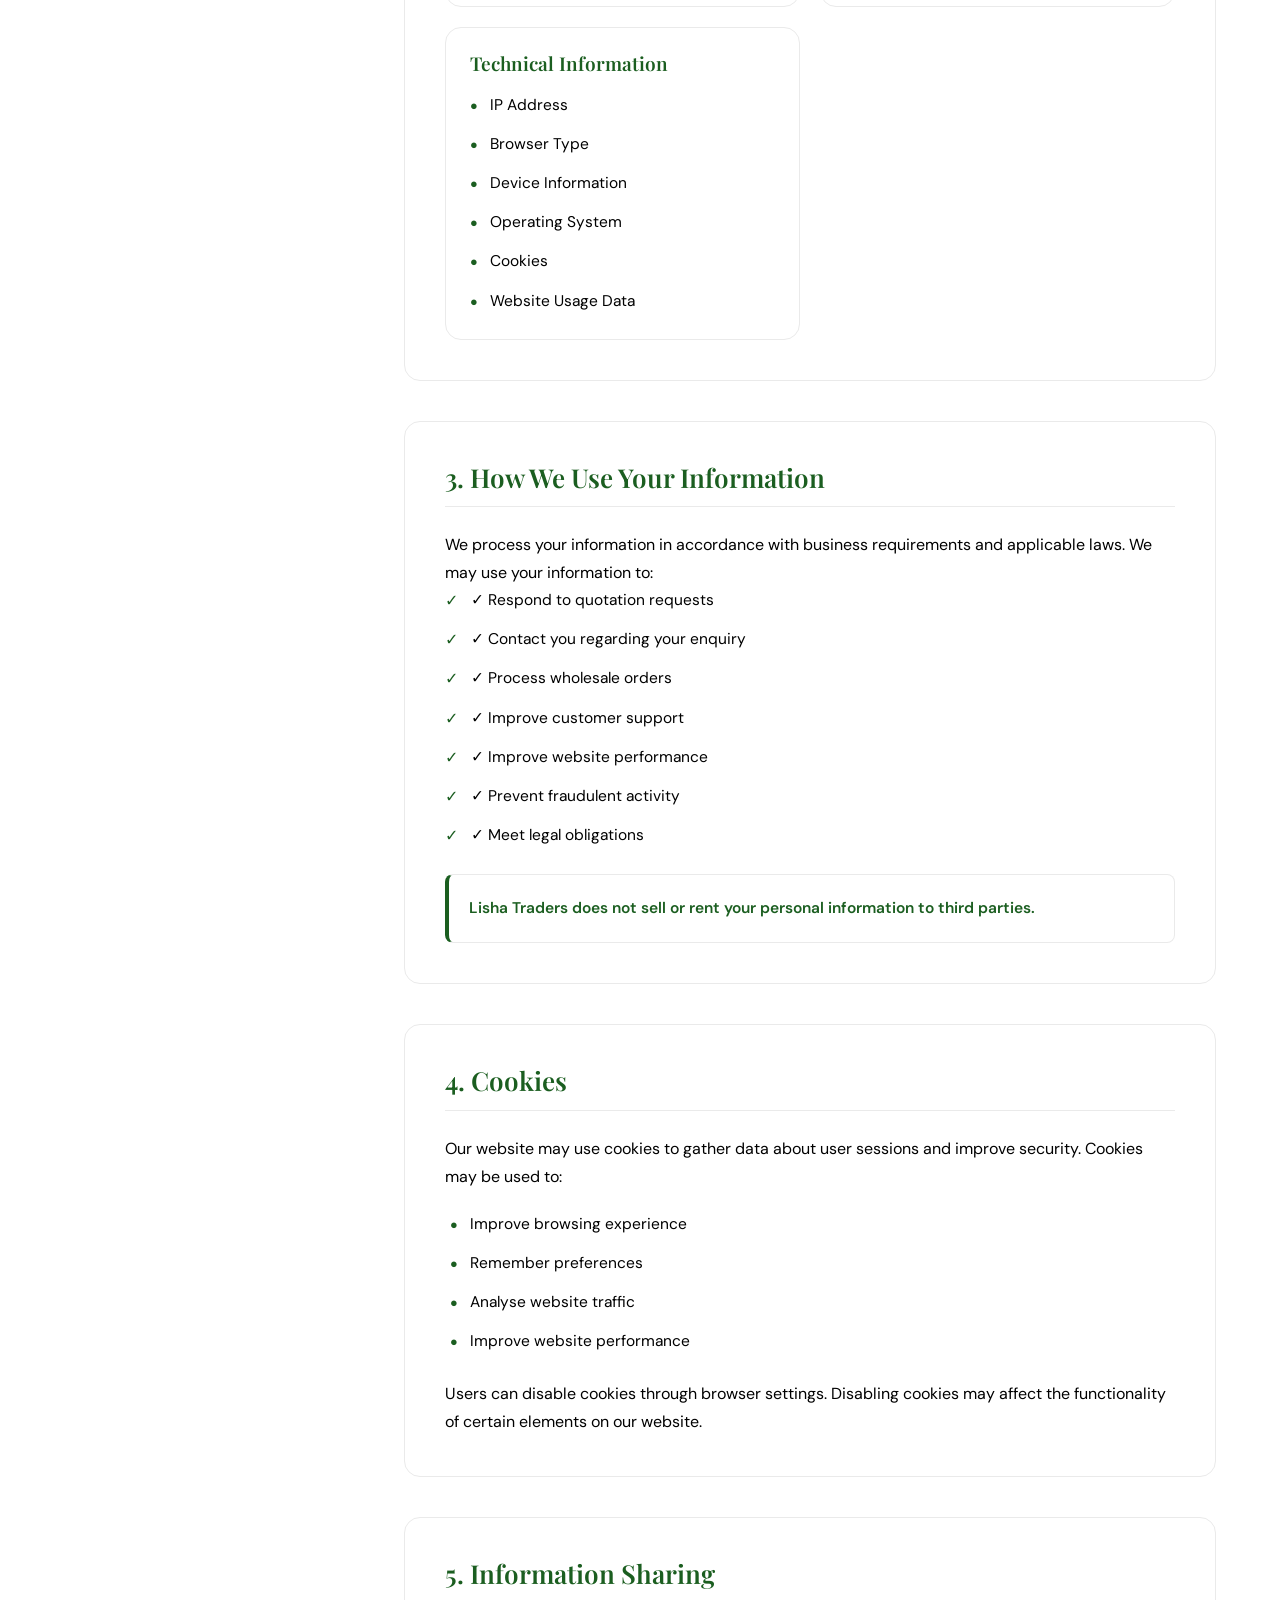
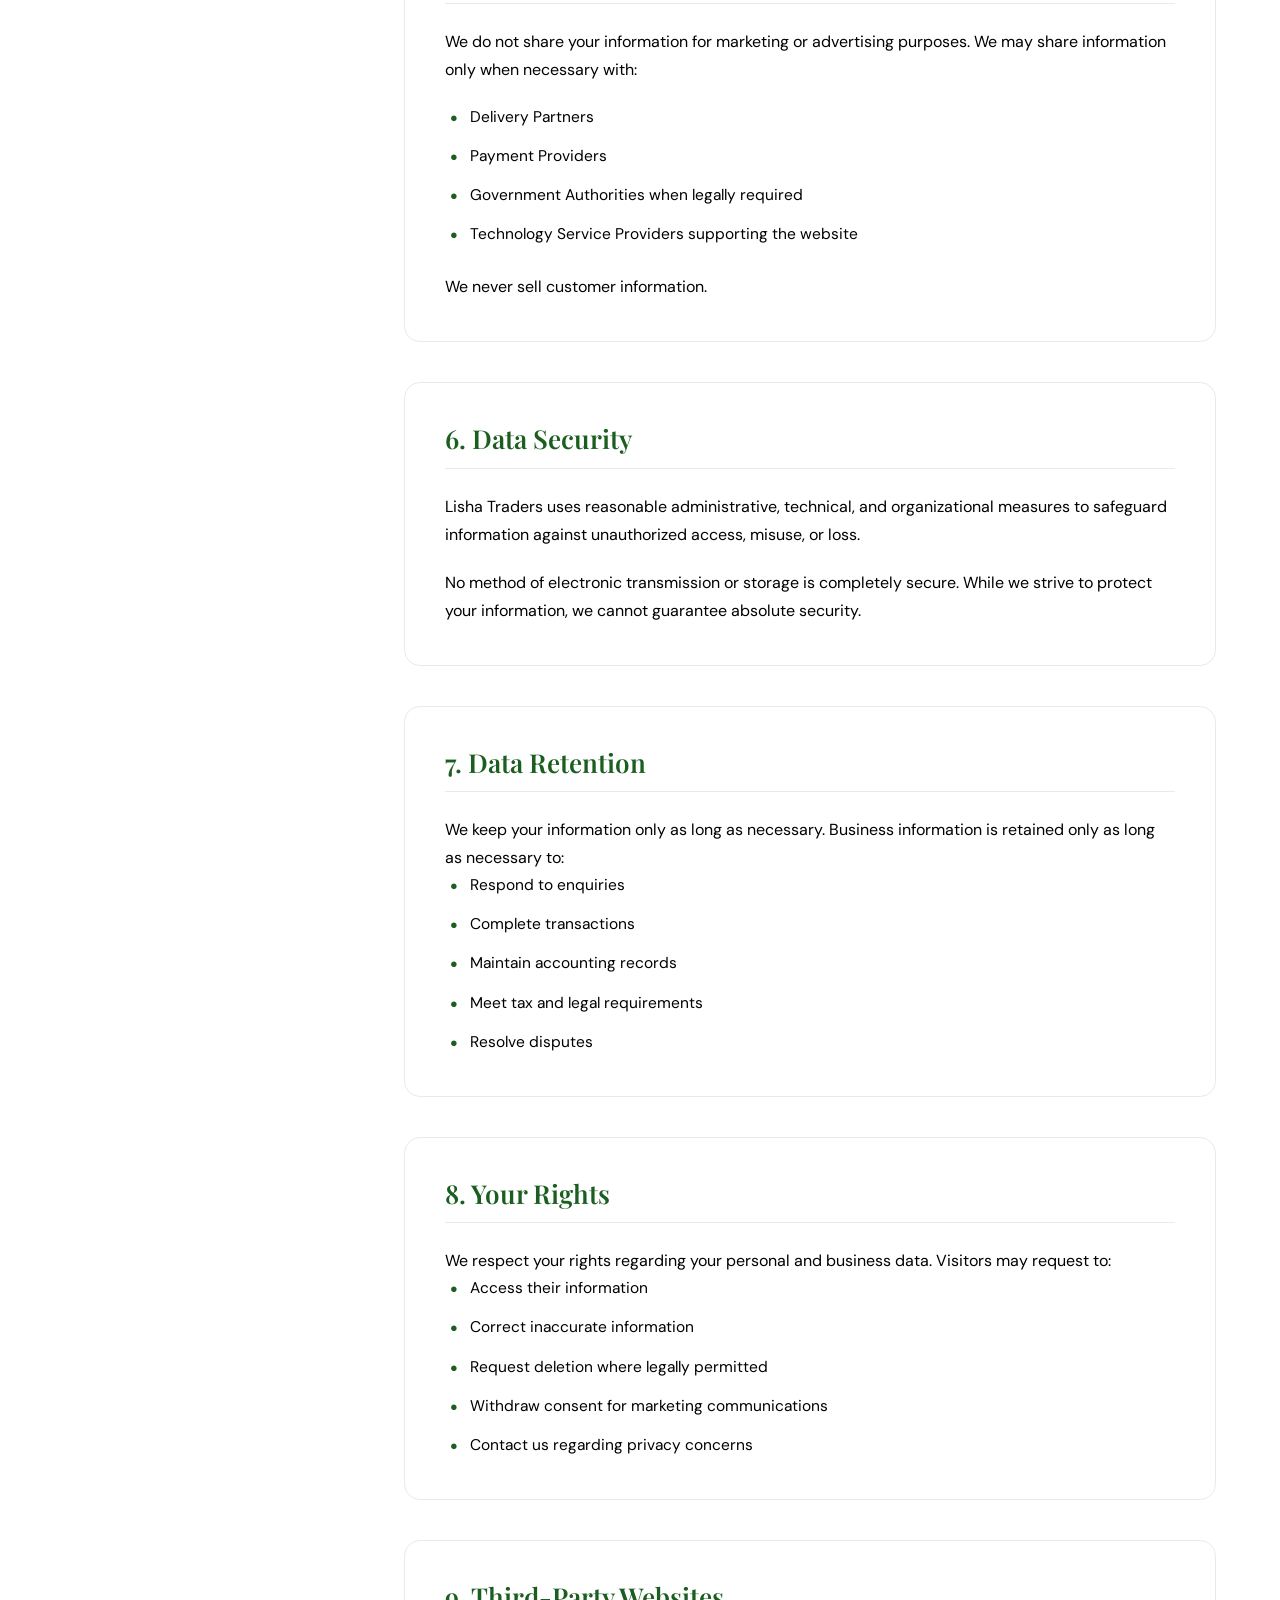
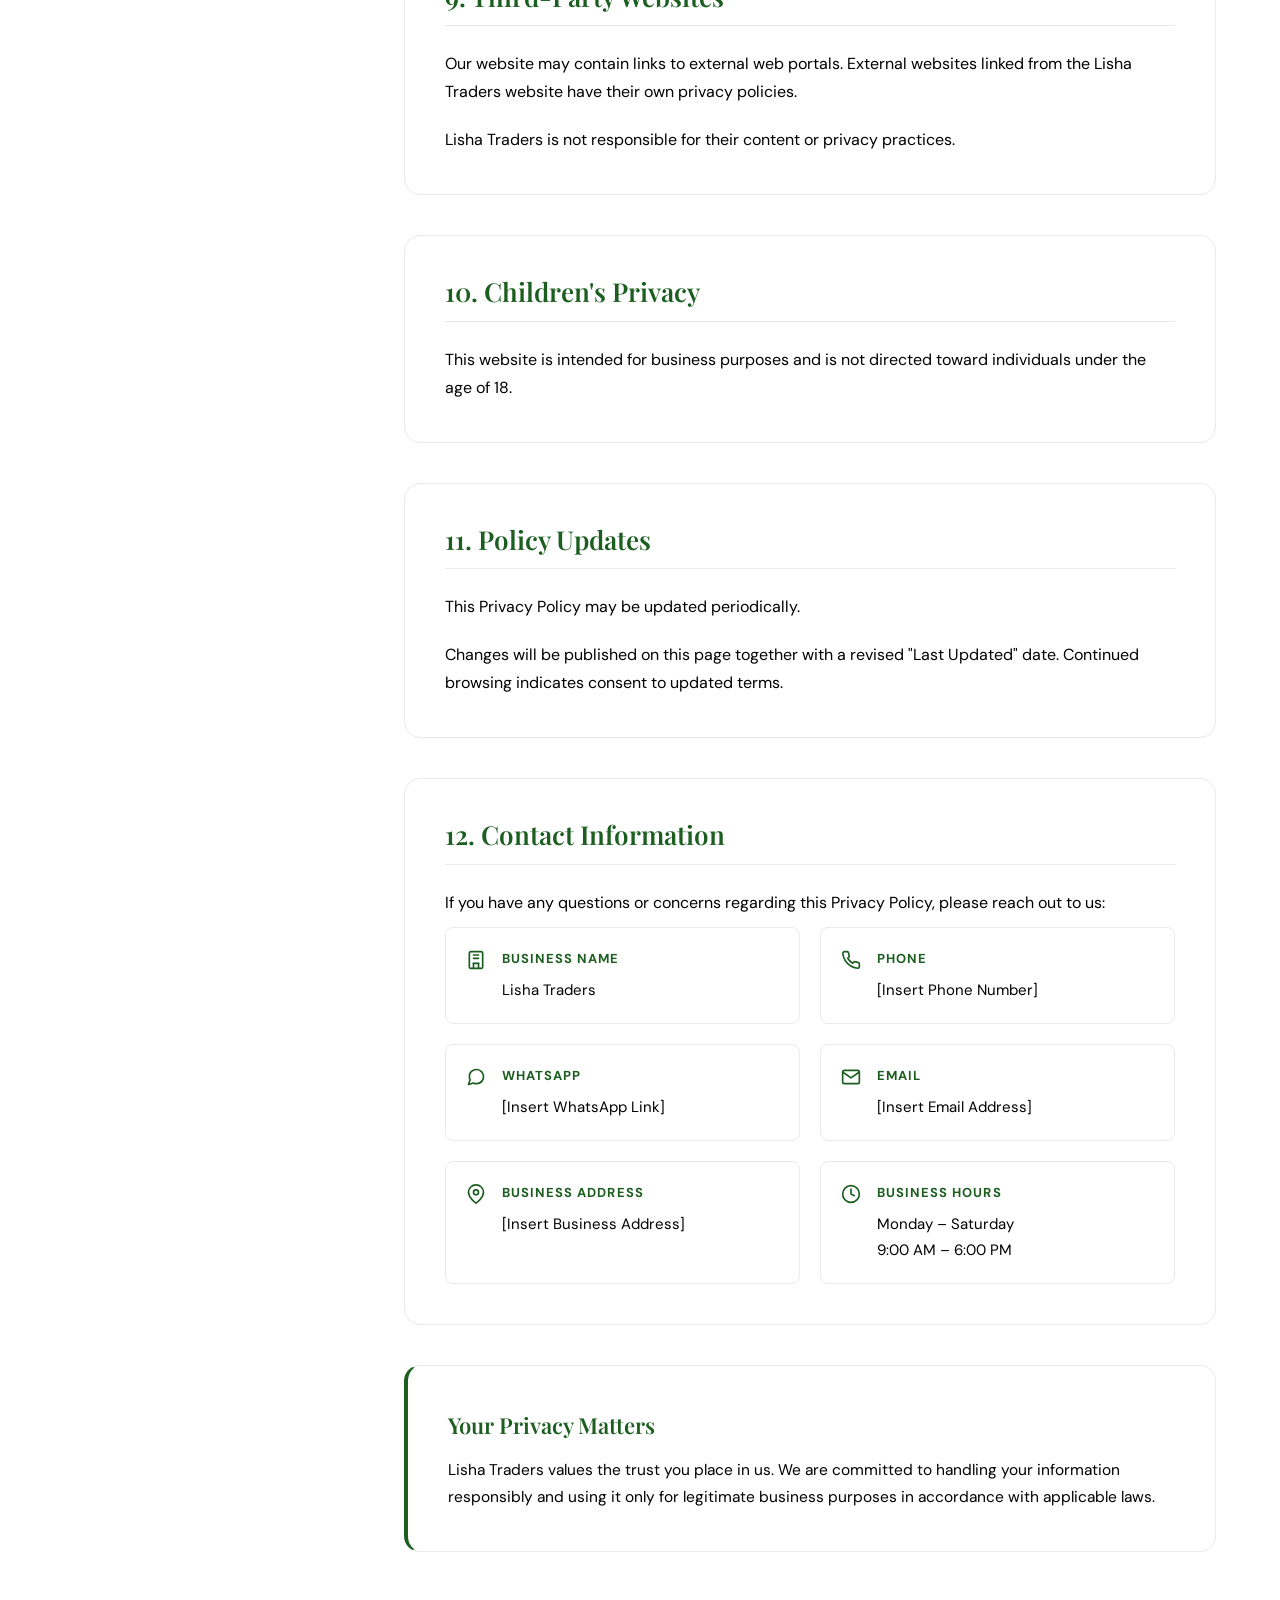
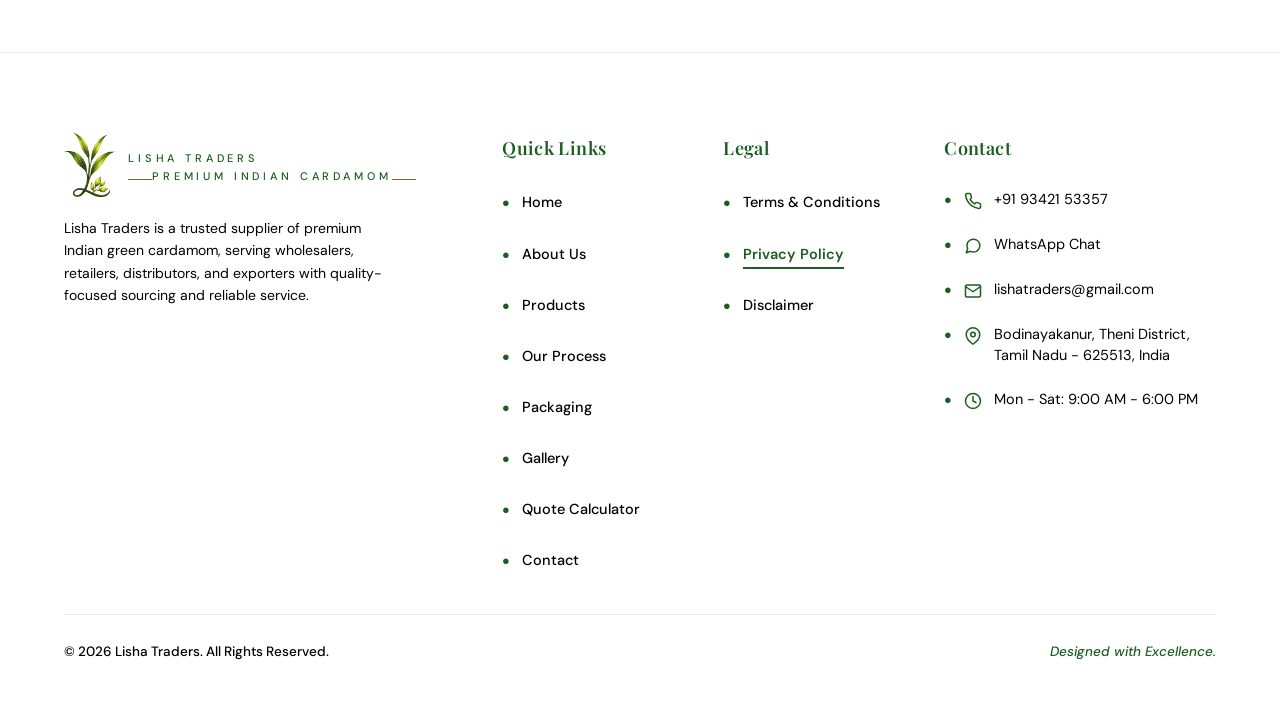
<file: privacy-policy.html>
<!DOCTYPE html>
<html lang="en">
<head>
  <meta charset="UTF-8">
  <meta name="viewport" content="width=device-width, initial-scale=1.0, maximum-scale=1.0, user-scalable=no">
  <title>Privacy Policy | Lisha Traders</title>
  <meta name="description" content="Read the Privacy Policy of Lisha Traders. Learn how we collect, store, and protect your personal and business data securely.">
  <link rel="icon" type="image/png" href="assets/logo.png?v=13">
  <link rel="canonical" href="https://chandrumurugadass03052004-gif.github.io/LT/privacy-policy.html">
  
  <!-- Open Graph / Facebook -->
  <meta property="og:type" content="website">
  <meta property="og:url" content="https://chandrumurugadass03052004-gif.github.io/LT/privacy-policy.html">
  <meta property="og:title" content="Privacy Policy | Lisha Traders">
  <meta property="og:description" content="Read the Privacy Policy of Lisha Traders. Learn how we collect, store, and protect your personal and business data securely.">
  <meta property="og:image" content="https://chandrumurugadass03052004-gif.github.io/LT/assets/hero_cardamom.png">

  <!-- Twitter -->
  <meta property="twitter:card" content="summary_large_image">
  <meta property="twitter:url" content="https://chandrumurugadass03052004-gif.github.io/LT/privacy-policy.html">
  <meta property="twitter:title" content="Privacy Policy | Lisha Traders">
  <meta property="twitter:description" content="Read the Privacy Policy of Lisha Traders. Learn how we collect, store, and protect your personal and business data securely.">
  <meta property="twitter:image" content="https://chandrumurugadass03052004-gif.github.io/LT/assets/hero_cardamom.png">

  <!-- Preconnect and Load Fonts -->
  <link rel="preconnect" href="https://fonts.googleapis.com">
  <link rel="preconnect" href="https://fonts.gstatic.com" crossorigin>
  <link href="https://fonts.googleapis.com/css2?family=Playfair+Display:ital,wght@0,500;0,600;0,700;1,500&family=DM+Sans:wght@400;500;600;700&family=Cinzel+Decorative:wght@700&family=Praise&display=swap" rel="stylesheet">
  
  <!-- Inherit Main Website Structure Stylesheet -->
  <link rel="stylesheet" href="style.css?v=13">

  <style>
    /* Override main site colors to strictly enforce the black/white/green policy theme */
    :root {
      --cream: #FFFFFF;
      --white: #FFFFFF;
      --ink: #000000;
      --muted: #000000;
      --green-900: #1B5E20;
      --green-800: #1B5E20;
      --green-700: #1B5E20;
      --green-600: #1B5E20;
      --green-500: #1B5E20;
      --gold: #1B5E20;
      --gold-dark: #1B5E20;
      --line: #EAEAEA;
      --line-light: #EAEAEA;
      --green-accent: #1B5E20;
      --text-black: #000000;
      --border-color: #EAEAEA;
      --radius-card: 16px;
    }

    body {
      background: var(--white) !important;
      color: var(--text-black) !important;
      font-family: var(--font-sans);
      line-height: 1.75;
      font-size: 16px;
    }

    /* Page container adjustments */
    .wrap {
      max-width: 1200px;
      margin: 0 auto;
      padding: 0 24px;
    }

    /* Logo & Back Btn Alignment */
    .header-container {
      display: flex;
      justify-content: space-between;
      align-items: center;
      padding: 16px 0;
    }

    .logo {
      font-family: var(--font-serif);
      font-size: 26px;
      font-weight: 700;
      color: var(--green-accent) !important;
      text-decoration: none;
      letter-spacing: 0.05em;
      line-height: 0.95;
      display: flex;
      flex-direction: column;
    }

    .logo span {
      font-family: var(--font-sans);
      font-size: 10px;
      font-weight: 600;
      color: var(--green-accent) !important;
      letter-spacing: 0.35em;
      margin-top: 2px;
    }

    .back-btn {
      color: var(--green-accent);
      text-decoration: none;
      font-weight: 600;
      font-size: 14.5px;
      display: flex;
      align-items: center;
      gap: 6px;
      transition: opacity 0.3s;
    }

    .back-btn:hover {
      opacity: 0.8;
    }

    /* Hero Section */
    .hero-section {
      padding: 90px 0 60px;
      border-bottom: 1px solid var(--border-color);
      background: var(--white);
    }

    .hero-label {
      color: var(--green-accent);
      font-size: 13px;
      font-weight: 700;
      letter-spacing: 0.2em;
      text-transform: uppercase;
      display: block;
      margin-bottom: 12px;
    }

    h1 {
      font-family: var(--font-serif);
      font-size: 48px;
      color: var(--green-accent);
      font-weight: 700;
      line-height: 1.2;
      margin-bottom: 24px;
    }

    .hero-desc {
      font-size: 18px;
      color: var(--text-black);
      max-width: 750px;
      margin-bottom: 30px;
      line-height: 1.65;
    }

    .meta-info {
      display: flex;
      gap: 30px;
      font-size: 14.5px;
      color: var(--text-black);
      border-top: 1px solid var(--border-color);
      padding-top: 20px;
      display: inline-flex;
    }

    .meta-info strong {
      font-weight: 700;
      color: var(--green-accent);
    }

    /* Main Grid */
    .main-grid {
      display: grid;
      grid-template-columns: 280px 1fr;
      gap: 60px;
      padding: 80px 0 100px;
      align-items: start;
    }

    /* Sticky Sidebar Navigation */
    .sidebar {
      position: sticky;
      top: 110px;
      max-height: calc(100vh - 150px);
      overflow-y: auto;
      padding-right: 15px;
      border-right: 1px solid var(--border-color);
    }

    .sidebar h4 {
      font-family: var(--font-serif);
      font-size: 16px;
      color: var(--green-accent);
      margin-bottom: 20px;
      font-weight: 600;
      letter-spacing: 0.05em;
    }

    .toc-list {
      list-style: none;
      display: flex;
      flex-direction: column;
      gap: 12px;
    }

    .toc-list a {
      color: var(--green-accent);
      opacity: 0.6;
      text-decoration: none;
      font-size: 14.5px;
      font-weight: 500;
      transition: opacity 0.3s, padding-left 0.3s;
      display: block;
    }

    .toc-list a:hover,
    .toc-list a.active {
      opacity: 1;
      font-weight: 600;
      padding-left: 6px;
    }

    /* Collapsible Mobile TOC elements */
    .toc-toggle {
      display: none;
      position: fixed;
      bottom: 24px;
      right: 24px;
      z-index: 999;
      background: var(--white);
      border: 1px solid var(--green-accent);
      color: var(--green-accent);
      font-weight: 600;
      padding: 12px 20px;
      border-radius: 30px;
      box-shadow: 0 4px 16px rgba(27, 94, 32, 0.15);
      cursor: pointer;
      align-items: center;
      gap: 8px;
      font-size: 14.5px;
      font-family: var(--font-sans);
      transition: transform 0.2s, box-shadow 0.2s;
    }

    .toc-toggle:hover {
      transform: translateY(-2px);
      box-shadow: 0 6px 20px rgba(27, 94, 32, 0.2);
    }

    .close-toc {
      display: none;
    }

    .sidebar-overlay {
      display: none;
    }

    /* Content Area */
    .content-area {
      max-width: 900px;
      display: flex;
      flex-direction: column;
      gap: 40px;
    }

    .policy-section {
      background: var(--white);
      border: 1px solid var(--border-color);
      border-radius: var(--radius-card);
      padding: 40px;
      scroll-margin-top: 125px;
      transition: border-color 0.3s, box-shadow 0.3s;
    }

    .policy-section:hover {
      border-color: var(--green-accent);
      box-shadow: 0 4px 24px rgba(27, 94, 32, 0.02);
    }

    h2 {
      font-family: var(--font-serif);
      font-size: 26px;
      color: var(--green-accent);
      margin-bottom: 24px;
      font-weight: 600;
      padding-bottom: 12px;
      border-bottom: 1px solid var(--border-color);
    }

    p {
      margin-bottom: 20px;
      color: var(--text-black);
      font-size: 16px;
    }

    p:last-of-type {
      margin-bottom: 0;
    }

    ul {
      list-style: none;
      margin-bottom: 25px;
      padding-left: 5px;
    }

    ul:last-child {
      margin-bottom: 0;
    }

    ul li {
      position: relative;
      padding-left: 20px;
      margin-bottom: 12px;
      font-size: 15.5px;
      color: var(--text-black);
    }

    ul li:last-child {
      margin-bottom: 0;
    }

    ul li::before {
      content: "•";
      color: var(--green-accent);
      font-weight: bold;
      font-size: 20px;
      position: absolute;
      left: 0;
      top: -3px;
    }

    /* Section 2 Card Layout Grid */
    .info-grid {
      display: grid;
      grid-template-columns: repeat(auto-fit, minmax(240px, 1fr));
      gap: 20px;
      margin-top: 24px;
    }

    .info-card {
      background: var(--white);
      border: 1px solid var(--border-color);
      border-radius: var(--radius-card);
      padding: 24px;
      transition: border-color 0.3s, transform 0.3s;
    }

    .info-card:hover {
      border-color: var(--green-accent);
      transform: translateY(-2px);
    }

    .info-card h3 {
      font-family: var(--font-serif);
      font-size: 19px;
      color: var(--green-accent);
      margin-bottom: 16px;
      font-weight: 600;
    }

    .info-card ul {
      margin-bottom: 0;
      padding-left: 0;
    }

    /* Section 3 Checkmark list and Green Notice */
    .checkmark-list {
      list-style: none;
      padding-left: 0;
      margin-bottom: 20px;
    }

    .checkmark-list li {
      position: relative;
      padding-left: 26px;
      margin-bottom: 12px;
      font-size: 15.5px;
      color: var(--text-black);
    }

    .checkmark-list li::before {
      content: "✓";
      color: var(--green-accent);
      font-weight: 700;
      position: absolute;
      left: 0;
      top: 0;
      font-size: 16px;
    }

    .green-notice {
      background: var(--white);
      border: 1px solid var(--border-color);
      border-left: 4px solid var(--green-accent);
      border-radius: var(--radius-sm);
      padding: 20px;
      margin-top: 25px;
      color: var(--green-accent);
      font-weight: 600;
      font-size: 15.5px;
    }

    /* Contact Card details (outline icons) */
    .contact-card-grid {
      display: grid;
      grid-template-columns: repeat(auto-fit, minmax(260px, 1fr));
      gap: 20px;
      margin-top: 10px;
    }

    .contact-card-item {
      display: flex;
      gap: 16px;
      align-items: flex-start;
      padding: 20px;
      border-radius: var(--radius-sm);
      border: 1px solid var(--border-color);
      background: var(--white);
      transition: border-color 0.3s;
    }

    .contact-card-item:hover {
      border-color: var(--green-accent);
    }

    .contact-svg {
      color: var(--green-accent);
      margin-top: 2px;
      flex-shrink: 0;
    }

    .contact-card-details strong {
      display: block;
      font-size: 13px;
      color: var(--green-accent);
      text-transform: uppercase;
      letter-spacing: 0.08em;
      margin-bottom: 6px;
    }

    .contact-card-details {
      font-size: 15px;
      color: var(--text-black);
    }

    .contact-card-details a {
      color: var(--green-accent);
      text-decoration: none;
      font-weight: 500;
      transition: opacity 0.3s;
    }

    .contact-card-details a:hover {
      text-decoration: underline;
      opacity: 0.8;
    }

    /* Bottom Highlight Notice */
    .bottom-notice-box {
      background: var(--white);
      border: 1px solid var(--border-color);
      border-left: 4px solid var(--green-accent);
      border-radius: var(--radius-card);
      padding: 40px;
      transition: box-shadow 0.3s;
    }

    .bottom-notice-box:hover {
      box-shadow: 0 4px 24px rgba(27, 94, 32, 0.02);
    }

    .bottom-notice-title {
      font-family: var(--font-serif);
      font-size: 22px;
      color: var(--green-accent);
      font-weight: 600;
      margin-bottom: 12px;
    }

    .bottom-notice-box p {
      margin: 0;
      font-size: 15.5px;
      color: var(--text-black);
    }

    /* Commercial Clause Text Box */
    .commercial-clause {
      font-style: italic;
      font-size: 14.5px;
      color: var(--text-black);
      opacity: 0.8;
      border-top: 1px solid var(--border-color);
      padding-top: 15px;
      margin-top: 20px;
    }

    /* Highlight Active Footer Link */
    .footer-links-list a.active-footer-link {
      color: var(--green-accent) !important;
      font-weight: 600;
    }

    .footer-links-list a.active-footer-link::after {
      width: 100% !important;
      background-color: var(--green-accent) !important;
    }

    /* Scroll animations */
    .fade-up {
      opacity: 0;
      transform: translateY(24px);
      transition: opacity 0.7s cubic-bezier(0.16, 1, 0.3, 1), transform 0.7s cubic-bezier(0.16, 1, 0.3, 1);
    }

    .fade-up.visible {
      opacity: 1;
      transform: translateY(0);
    }

    /* Responsive adjustments */
    @media (max-width: 992px) {
      .main-grid {
        grid-template-columns: 1fr;
        gap: 40px;
        padding: 50px 0 80px;
      }

      /* Collapsible Drawer Sidebar */
      .sidebar {
        position: fixed;
        top: 0;
        left: -320px;
        width: 300px;
        height: 100vh;
        background: var(--white);
        z-index: 1000;
        padding: 40px 24px;
        box-shadow: 4px 0 24px rgba(0, 0, 0, 0.08);
        transition: left 0.4s cubic-bezier(0.16, 1, 0.3, 1);
        border-right: 1px solid var(--border-color);
        display: flex;
        flex-direction: column;
        gap: 20px;
        overflow-y: auto;
      }

      .sidebar.open {
        left: 0;
      }

      .close-toc {
        display: block !important;
        position: absolute;
        top: 20px;
        right: 20px;
        background: none;
        border: none;
        font-size: 22px;
        color: var(--green-accent);
        cursor: pointer;
        font-weight: bold;
      }

      .sidebar-overlay {
        display: block;
        position: fixed;
        top: 0;
        left: 0;
        width: 100vw;
        height: 100vh;
        background: rgba(0, 0, 0, 0.4);
        z-index: 999;
        opacity: 0;
        pointer-events: none;
        transition: opacity 0.4s ease;
      }

      .sidebar-overlay.open {
        opacity: 1;
        pointer-events: auto;
      }

      .toc-toggle {
        display: flex !important;
      }

      .hero-section {
        padding: 60px 0 40px;
      }

      h1 {
        font-size: 38px;
      }

      .policy-section {
        padding: 30px 24px;
      }

      .bottom-notice-box {
        padding: 30px 24px;
      }
    }

    @media (max-width: 576px) {
      h1 {
        font-size: 32px;
        margin-bottom: 16px;
      }

      .hero-desc {
        font-size: 16px;
      }

      h2 {
        font-size: 22px;
        margin-bottom: 18px;
      }

      .meta-info {
        flex-direction: column;
        gap: 8px;
        padding-top: 16px;
        width: 100%;
      }

      .info-grid {
        grid-template-columns: 1fr;
      }

      .contact-card-grid {
        grid-template-columns: 1fr;
        gap: 16px;
      }
    }
  </style>
</head>
<body>

  <!-- HEADER -->
  <header>
    <div class="wrap header-container">
      <a href="index.html" class="logo brand-logo">
        <img src="assets/logo.png?v=13" alt="Lisha Traders Logo" class="logo-img">
        <div class="logo-text">
          <span class="brand-title">LISHA TRADERS</span>
          <span class="brand-subtitle">PREMIUM INDIAN CARDAMOM</span>
        </div>
      </a>
      <a href="index.html" class="back-btn">
        ← Back to Home
      </a>
    </div>
  </header>

  <!-- PAGE HERO -->
  <section class="hero-section">
    <div class="wrap">
      <span class="hero-label">LEGAL</span>
      <h1>Privacy Policy</h1>
      <p class="hero-desc">
        At Lisha Traders, we respect your privacy and are committed to protecting the personal and business information you share with us. This Privacy Policy explains how we collect, use, store, and protect your information when you interact with our website.
      </p>
      <div class="meta-info">
        <span><strong>Effective Date:</strong> July 2026</span>
        <span><strong>Last Updated:</strong> July 2026</span>
      </div>
    </div>
  </section>

  <!-- MAIN CONTAINER (GRID) -->
  <div class="wrap">
    <div class="main-grid">
      
      <!-- STICKY & COLLAPSIBLE TABLE OF CONTENTS -->
      <aside class="sidebar" id="sidebar">
        <button class="close-toc" id="close-toc" aria-label="Close Navigation">✕</button>
        <h4>Table of Contents</h4>
        <ul class="toc-list">
          <li><a href="#section-1" class="toc-link active">1. Introduction</a></li>
          <li><a href="#section-2" class="toc-link">2. Information We Collect</a></li>
          <li><a href="#section-3" class="toc-link">3. How We Use Your Information</a></li>
          <li><a href="#section-4" class="toc-link">4. Cookies</a></li>
          <li><a href="#section-5" class="toc-link">5. Information Sharing</a></li>
          <li><a href="#section-6" class="toc-link">6. Data Security</a></li>
          <li><a href="#section-7" class="toc-link">7. Data Retention</a></li>
          <li><a href="#section-8" class="toc-link">8. Your Rights</a></li>
          <li><a href="#section-9" class="toc-link">9. Third-Party Websites</a></li>
          <li><a href="#section-10" class="toc-link">10. Children's Privacy</a></li>
          <li><a href="#section-11" class="toc-link">11. Policy Updates</a></li>
          <li><a href="#section-12" class="toc-link">12. Contact Information</a></li>
        </ul>
      </aside>

      <!-- COLLAPSIBLE MOBILE OVERLAY & TOGGLE BUTTON -->
      <div class="sidebar-overlay" id="sidebar-overlay"></div>
      <button class="toc-toggle" id="toc-toggle">
        <svg width="18" height="18" viewBox="0 0 24 24" fill="none" stroke="currentColor" stroke-width="2" stroke-linecap="round" stroke-linejoin="round"><line x1="3" y1="12" x2="21" y2="12"></line><line x1="3" y1="6" x2="21" y2="6"></line><line x1="3" y1="18" x2="21" y2="18"></line></svg>
        Navigation
      </button>

      <!-- CONTENT AREA -->
      <main class="content-area">
        
        <!-- SECTION 1 -->
        <section class="policy-section fade-up" id="section-1">
          <h2>1. Introduction</h2>
          <p>Lisha Traders is committed to protecting the privacy of our customers, business partners, and website visitors.</p>
          <p>This Privacy Policy explains how information is collected when you browse our website, submit quotation requests, contact our team, or conduct business with us.</p>
          <p>By using this website, you agree to the practices described in this Privacy Policy.</p>
          
          <!-- Commercial disclaimer clause -->
          <div class="commercial-clause">
            This Privacy Policy applies only to the use of the Lisha Traders website. Separate commercial transactions, including quotations, orders, invoices, and sales agreements, may contain additional terms governing those transactions.
          </div>
        </section>

        <!-- SECTION 2 -->
        <section class="policy-section fade-up" id="section-2">
          <h2>2. Information We Collect</h2>
          <p>We may collect and process different types of information depending on how you interact with our website.</p>
          
          <div class="info-grid">
            <!-- Card 1: Personal Info -->
            <div class="info-card">
              <h3>Personal Information</h3>
              <ul>
                <li>Name</li>
                <li>Company Name</li>
                <li>Mobile Number</li>
                <li>WhatsApp Number</li>
                <li>Email Address</li>
                <li>GST Number (if voluntarily provided)</li>
                <li>Business Address</li>
              </ul>
            </div>

            <!-- Card 2: Business Info -->
            <div class="info-card">
              <h3>Business Information</h3>
              <ul>
                <li>Product Grade</li>
                <li>Quantity Required</li>
                <li>Packaging Preference</li>
                <li>Business Type</li>
                <li>Delivery Location</li>
              </ul>
            </div>

            <!-- Card 3: Technical Info -->
            <div class="info-card">
              <h3>Technical Information</h3>
              <ul>
                <li>IP Address</li>
                <li>Browser Type</li>
                <li>Device Information</li>
                <li>Operating System</li>
                <li>Cookies</li>
                <li>Website Usage Data</li>
              </ul>
            </div>
          </div>
        </section>

        <!-- SECTION 3 -->
        <section class="policy-section fade-up" id="section-3">
          <h2>3. How We Use Your Information</h2>
          <p>We process your information in accordance with business requirements and applicable laws. We may use your information to:</p>
          
          <ul class="checkmark-list">
            <li>✓ Respond to quotation requests</li>
            <li>✓ Contact you regarding your enquiry</li>
            <li>✓ Process wholesale orders</li>
            <li>✓ Improve customer support</li>
            <li>✓ Improve website performance</li>
            <li>✓ Prevent fraudulent activity</li>
            <li>✓ Meet legal obligations</li>
          </ul>

          <!-- Highlight Green Notice Box -->
          <div class="green-notice">
            Lisha Traders does not sell or rent your personal information to third parties.
          </div>
        </section>

        <!-- SECTION 4 -->
        <section class="policy-section fade-up" id="section-4">
          <h2>4. Cookies</h2>
          <p>Our website may use cookies to gather data about user sessions and improve security. Cookies may be used to:</p>
          <ul>
            <li>Improve browsing experience</li>
            <li>Remember preferences</li>
            <li>Analyse website traffic</li>
            <li>Improve website performance</li>
          </ul>
          <p>Users can disable cookies through browser settings. Disabling cookies may affect the functionality of certain elements on our website.</p>
        </section>

        <!-- SECTION 5 -->
        <section class="policy-section fade-up" id="section-5">
          <h2>5. Information Sharing</h2>
          <p>We do not share your information for marketing or advertising purposes. We may share information only when necessary with:</p>
          <ul>
            <li>Delivery Partners</li>
            <li>Payment Providers</li>
            <li>Government Authorities when legally required</li>
            <li>Technology Service Providers supporting the website</li>
          </ul>
          <p>We never sell customer information.</p>
        </section>

        <!-- SECTION 6 -->
        <section class="policy-section fade-up" id="section-6">
          <h2>6. Data Security</h2>
          <p>Lisha Traders uses reasonable administrative, technical, and organizational measures to safeguard information against unauthorized access, misuse, or loss.</p>
          <p>No method of electronic transmission or storage is completely secure. While we strive to protect your information, we cannot guarantee absolute security.</p>
        </section>

        <!-- SECTION 7 -->
        <section class="policy-section fade-up" id="section-7">
          <h2>7. Data Retention</h2>
          <p>We keep your information only as long as necessary. Business information is retained only as long as necessary to:</p>
          <ul>
            <li>Respond to enquiries</li>
            <li>Complete transactions</li>
            <li>Maintain accounting records</li>
            <li>Meet tax and legal requirements</li>
            <li>Resolve disputes</li>
          </ul>
        </section>

        <!-- SECTION 8 -->
        <section class="policy-section fade-up" id="section-8">
          <h2>8. Your Rights</h2>
          <p>We respect your rights regarding your personal and business data. Visitors may request to:</p>
          <ul>
            <li>Access their information</li>
            <li>Correct inaccurate information</li>
            <li>Request deletion where legally permitted</li>
            <li>Withdraw consent for marketing communications</li>
            <li>Contact us regarding privacy concerns</li>
          </ul>
        </section>

        <!-- SECTION 9 -->
        <section class="policy-section fade-up" id="section-9">
          <h2>9. Third-Party Websites</h2>
          <p>Our website may contain links to external web portals. External websites linked from the Lisha Traders website have their own privacy policies.</p>
          <p>Lisha Traders is not responsible for their content or privacy practices.</p>
        </section>

        <!-- SECTION 10 -->
        <section class="policy-section fade-up" id="section-10">
          <h2>10. Children's Privacy</h2>
          <p>This website is intended for business purposes and is not directed toward individuals under the age of 18.</p>
        </section>

        <!-- SECTION 11 -->
        <section class="policy-section fade-up" id="section-11">
          <h2>11. Policy Updates</h2>
          <p>This Privacy Policy may be updated periodically.</p>
          <p>Changes will be published on this page together with a revised "Last Updated" date. Continued browsing indicates consent to updated terms.</p>
        </section>

        <!-- SECTION 12 -->
        <section class="policy-section fade-up" id="section-12">
          <h2>12. Contact Information</h2>
          <p>If you have any questions or concerns regarding this Privacy Policy, please reach out to us:</p>
          
          <div class="contact-card-grid">
            <div class="contact-card-item">
              <!-- Building Icon -->
              <svg width="20" height="20" viewBox="0 0 24 24" fill="none" stroke="currentColor" stroke-width="2" stroke-linecap="round" stroke-linejoin="round" class="contact-svg"><rect x="4" y="2" width="16" height="20" rx="2" ry="2"></rect><line x1="9" y1="22" x2="9" y2="16"></line><line x1="15" y1="22" x2="15" y2="16"></line><line x1="9" y1="16" x2="15" y2="16"></line><path d="M9 6h6"></path><path d="M9 10h6"></path></svg>
              <div class="contact-card-details">
                <strong>Business Name</strong>
                Lisha Traders
              </div>
            </div>

            <div class="contact-card-item">
              <!-- Phone Icon -->
              <svg width="20" height="20" viewBox="0 0 24 24" fill="none" stroke="currentColor" stroke-width="2" stroke-linecap="round" stroke-linejoin="round" class="contact-svg"><path d="M22 16.92v3a2 2 0 0 1-2.18 2 19.79 19.79 0 0 1-8.63-3.07 19.5 19.5 0 0 1-6-6 19.79 19.79 0 0 1-3.07-8.67A2 2 0 0 1 4.11 2h3a2 2 0 0 1 2 1.72 12.84 12.84 0 0 0 .7 2.81 2 2 0 0 1-.45 2.11L8.09 9.91a16 16 0 0 0 6 6l1.27-1.27a2 2 0 0 1 2.11-.45 12.84 12.84 0 0 0 2.81.7A2 2 0 0 1 22 16.92z"></path></svg>
              <div class="contact-card-details">
                <strong>Phone</strong>
                [Insert Phone Number]
              </div>
            </div>

            <div class="contact-card-item">
              <!-- WhatsApp Icon -->
              <svg width="20" height="20" viewBox="0 0 24 24" fill="none" stroke="currentColor" stroke-width="2" stroke-linecap="round" stroke-linejoin="round" class="contact-svg"><path d="M21 11.5a8.38 8.38 0 0 1-.9 3.8 8.5 8.5 0 0 1-7.6 4.7 8.38 8.38 0 0 1-3.8-.9L3 21l1.9-5.7a8.38 8.38 0 0 1-.9-3.8 8.5 8.5 0 0 1 4.7-7.6 8.38 8.38 0 0 1 3.8-.9h.5a8.48 8.48 0 0 1 8 8v.5z"></path></svg>
              <div class="contact-card-details">
                <strong>WhatsApp</strong>
                [Insert WhatsApp Link]
              </div>
            </div>

            <div class="contact-card-item">
              <!-- Envelope Icon -->
              <svg width="20" height="20" viewBox="0 0 24 24" fill="none" stroke="currentColor" stroke-width="2" stroke-linecap="round" stroke-linejoin="round" class="contact-svg"><path d="M4 4h16c1.1 0 2 .9 2 2v12c0 1.1-.9 2-2 2H4c-1.1 0-2-.9-2-2V6c0-1.1.9-2 2-2z"></path><polyline points="22,6 12,13 2,6"></polyline></svg>
              <div class="contact-card-details">
                <strong>Email</strong>
                [Insert Email Address]
              </div>
            </div>

            <div class="contact-card-item">
              <!-- Pin Location Icon -->
              <svg width="20" height="20" viewBox="0 0 24 24" fill="none" stroke="currentColor" stroke-width="2" stroke-linecap="round" stroke-linejoin="round" class="contact-svg"><path d="M21 10c0 7-9 13-9 13s-9-6-9-13a9 9 0 0 1 18 0z"></path><circle cx="12" cy="10" r="3"></circle></svg>
              <div class="contact-card-details">
                <strong>Business Address</strong>
                [Insert Business Address]
              </div>
            </div>

            <div class="contact-card-item">
              <!-- Clock Icon -->
              <svg width="20" height="20" viewBox="0 0 24 24" fill="none" stroke="currentColor" stroke-width="2" stroke-linecap="round" stroke-linejoin="round" class="contact-svg"><circle cx="12" cy="12" r="10"></circle><polyline points="12 6 12 12 16 14"></polyline></svg>
              <div class="contact-card-details">
                <strong>Business Hours</strong>
                Monday – Saturday<br>9:00 AM – 6:00 PM
              </div>
            </div>
          </div>
        </section>

        <!-- BOTTOM NOTICE -->
        <div class="bottom-notice-box fade-up">
          <div class="bottom-notice-title">Your Privacy Matters</div>
          <p>
            Lisha Traders values the trust you place in us. We are committed to handling your information responsibly and using it only for legitimate business purposes in accordance with applicable laws.
          </p>
        </div>

      </main>

    </div>
  </div>

  <!-- FOOTER -->
  <footer class="premium-footer">
    <div class="wrap">
      <div class="footer-grid-redesign">
        <!-- Column 1: Company -->
        <div class="footer-col company-col">
          <div class="foot-logo-redesign brand-logo">
            <img src="assets/logo.png?v=13" alt="Lisha Traders Logo" class="foot-logo-img">
            <div class="logo-text">
              <span class="brand-title">LISHA TRADERS</span>
              <span class="brand-subtitle">PREMIUM INDIAN CARDAMOM</span>
            </div>
          </div>
          <p class="foot-description">
            Lisha Traders is a trusted supplier of premium Indian green cardamom, serving wholesalers, retailers, distributors, and exporters with quality-focused sourcing and reliable service.
          </p>
        </div>

        <!-- Column 2: Quick Links -->
        <div class="footer-col links-col">
          <h5>Quick Links</h5>
          <ul class="footer-links-list">
            <li><a href="index.html#hero">Home</a></li>
            <li><a href="index.html#why">About Us</a></li>
            <li><a href="index.html#products">Products</a></li>
            <li><a href="index.html#process">Our Process</a></li>
            <li><a href="index.html#pack">Packaging</a></li>
            <li><a href="index.html#gallery">Gallery</a></li>
            <li><a href="index.html#calculator">Quote Calculator</a></li>
            <li><a href="index.html#contact">Contact</a></li>
          </ul>
        </div>

        <!-- Column 3: Legal -->
        <div class="footer-col links-col">
          <h5>Legal</h5>
          <ul class="footer-links-list">
            <li><a href="terms-and-conditions.html" target="_blank">Terms &amp; Conditions</a></li>
            <li><a href="privacy-policy.html" class="active-footer-link">Privacy Policy</a></li>
            <li><a href="disclaimer.html" target="_blank">Disclaimer</a></li>
          </ul>
        </div>

        <!-- Column 4: Contact Info -->
        <div class="footer-col contact-col">
          <h5>Contact</h5>
          <ul class="footer-contact-list">
            <li>
              <svg width="18" height="18" viewBox="0 0 24 24" fill="none" stroke="currentColor" stroke-width="2" stroke-linecap="round" stroke-linejoin="round"><path d="M22 16.92v3a2 2 0 0 1-2.18 2 19.79 19.79 0 0 1-8.63-3.07 19.5 19.5 0 0 1-6-6 19.79 19.79 0 0 1-3.07-8.67A2 2 0 0 1 4.11 2h3a2 2 0 0 1 2 1.72 12.84 12.84 0 0 0 .7 2.81 2 2 0 0 1-.45 2.11L8.09 9.91a16 16 0 0 0 6 6l1.27-1.27a2 2 0 0 1 2.11-.45 12.84 12.84 0 0 0 2.81.7A2 2 0 0 1 22 16.92z"></path></svg>
              <a href="tel:+919342153357">+91 93421 53357</a>
            </li>
            <li>
              <svg width="18" height="18" viewBox="0 0 24 24" fill="none" stroke="currentColor" stroke-width="2" stroke-linecap="round" stroke-linejoin="round"><path d="M21 11.5a8.38 8.38 0 0 1-.9 3.8 8.5 8.5 0 0 1-7.6 4.7 8.38 8.38 0 0 1-3.8-.9L3 21l1.9-5.7a8.38 8.38 0 0 1-.9-3.8 8.5 8.5 0 0 1 4.7-7.6 8.38 8.38 0 0 1 3.8-.9h.5a8.48 8.48 0 0 1 8 8v.5z"></path></svg>
              <a href="https://wa.me/919342153357" target="_blank">WhatsApp Chat</a>
            </li>
            <li>
              <svg width="18" height="18" viewBox="0 0 24 24" fill="none" stroke="currentColor" stroke-width="2" stroke-linecap="round" stroke-linejoin="round"><path d="M4 4h16c1.1 0 2 .9 2 2v12c0 1.1-.9 2-2 2H4c-1.1 0-2-.9-2-2V6c0-1.1.9-2 2-2z"></path><polyline points="22,6 12,13 2,6"></polyline></svg>
              <a href="mailto:lishatraders@gmail.com">lishatraders@gmail.com</a>
            </li>
            <li>
              <svg width="18" height="18" viewBox="0 0 24 24" fill="none" stroke="currentColor" stroke-width="2" stroke-linecap="round" stroke-linejoin="round"><path d="M21 10c0 7-9 13-9 13s-9-6-9-13a9 9 0 0 1 18 0z"></path><circle cx="12" cy="10" r="3"></circle></svg>
              <span>Bodinayakanur, Theni District, Tamil Nadu - 625513, India</span>
            </li>
            <li>
              <svg width="18" height="18" viewBox="0 0 24 24" fill="none" stroke="currentColor" stroke-width="2" stroke-linecap="round" stroke-linejoin="round"><circle cx="12" cy="12" r="10"></circle><polyline points="12 6 12 12 16 14"></polyline></svg>
              <span>Mon - Sat: 9:00 AM - 6:00 PM</span>
            </li>
          </ul>
        </div>
      </div>

      <!-- Divider line -->
      <hr class="footer-divider">

      <!-- Bottom Row -->
      <div class="footer-bottom-redesign">
        <span class="copyright">© 2026 Lisha Traders. All Rights Reserved.</span>
        <span class="designer">Designed with Excellence.</span>
      </div>
    </div>
  </footer>

  <script>
    document.addEventListener('DOMContentLoaded', () => {
      // 1. Smooth scroll active TOC styling (ScrollSpy)
      const sections = document.querySelectorAll('.policy-section');
      const tocLinks = document.querySelectorAll('.toc-link');

      const handleScrollSpy = () => {
        let current = '';
        const scrollPosition = window.scrollY + 160;

        sections.forEach(section => {
          const sectionTop = section.offsetTop;
          if (scrollPosition >= sectionTop) {
            current = section.getAttribute('id');
          }
        });

        tocLinks.forEach(link => {
          link.classList.remove('active');
          if (link.getAttribute('href') === `#${current}`) {
            link.classList.add('active');
          }
        });
      };

      window.addEventListener('scroll', handleScrollSpy);
      handleScrollSpy(); // Run initially to highlight the correct item

      // 2. Collapsible Mobile TOC Menu Logic
      const sidebar = document.getElementById('sidebar');
      const overlay = document.getElementById('sidebar-overlay');
      const toggle = document.getElementById('toc-toggle');
      const closeBtn = document.getElementById('close-toc');

      const openDrawer = () => {
        sidebar.classList.add('open');
        overlay.classList.add('open');
      };

      const closeDrawer = () => {
        sidebar.classList.remove('open');
        overlay.classList.remove('open');
      };

      toggle.addEventListener('click', openDrawer);
      closeBtn.addEventListener('click', closeDrawer);
      overlay.addEventListener('click', closeDrawer);

      // Close drawer when any TOC link is clicked (useful on mobile viewports)
      tocLinks.forEach(link => {
        link.addEventListener('click', closeDrawer);
      });

      // 3. Smooth entrance fade-up animation via IntersectionObserver
      const animateElements = document.querySelectorAll('.fade-up');
      
      const observerOptions = {
        root: null,
        threshold: 0.05,
        rootMargin: '0px 0px -40px 0px'
      };

      const scrollObserver = new IntersectionObserver((entries, observer) => {
        entries.forEach(entry => {
          if (entry.isIntersecting) {
            entry.target.classList.add('visible');
            observer.unobserve(entry.target);
          }
        });
      }, observerOptions);

      animateElements.forEach(el => {
        scrollObserver.observe(el);
      });
    });
  </script>

</body>
</html>
</file>
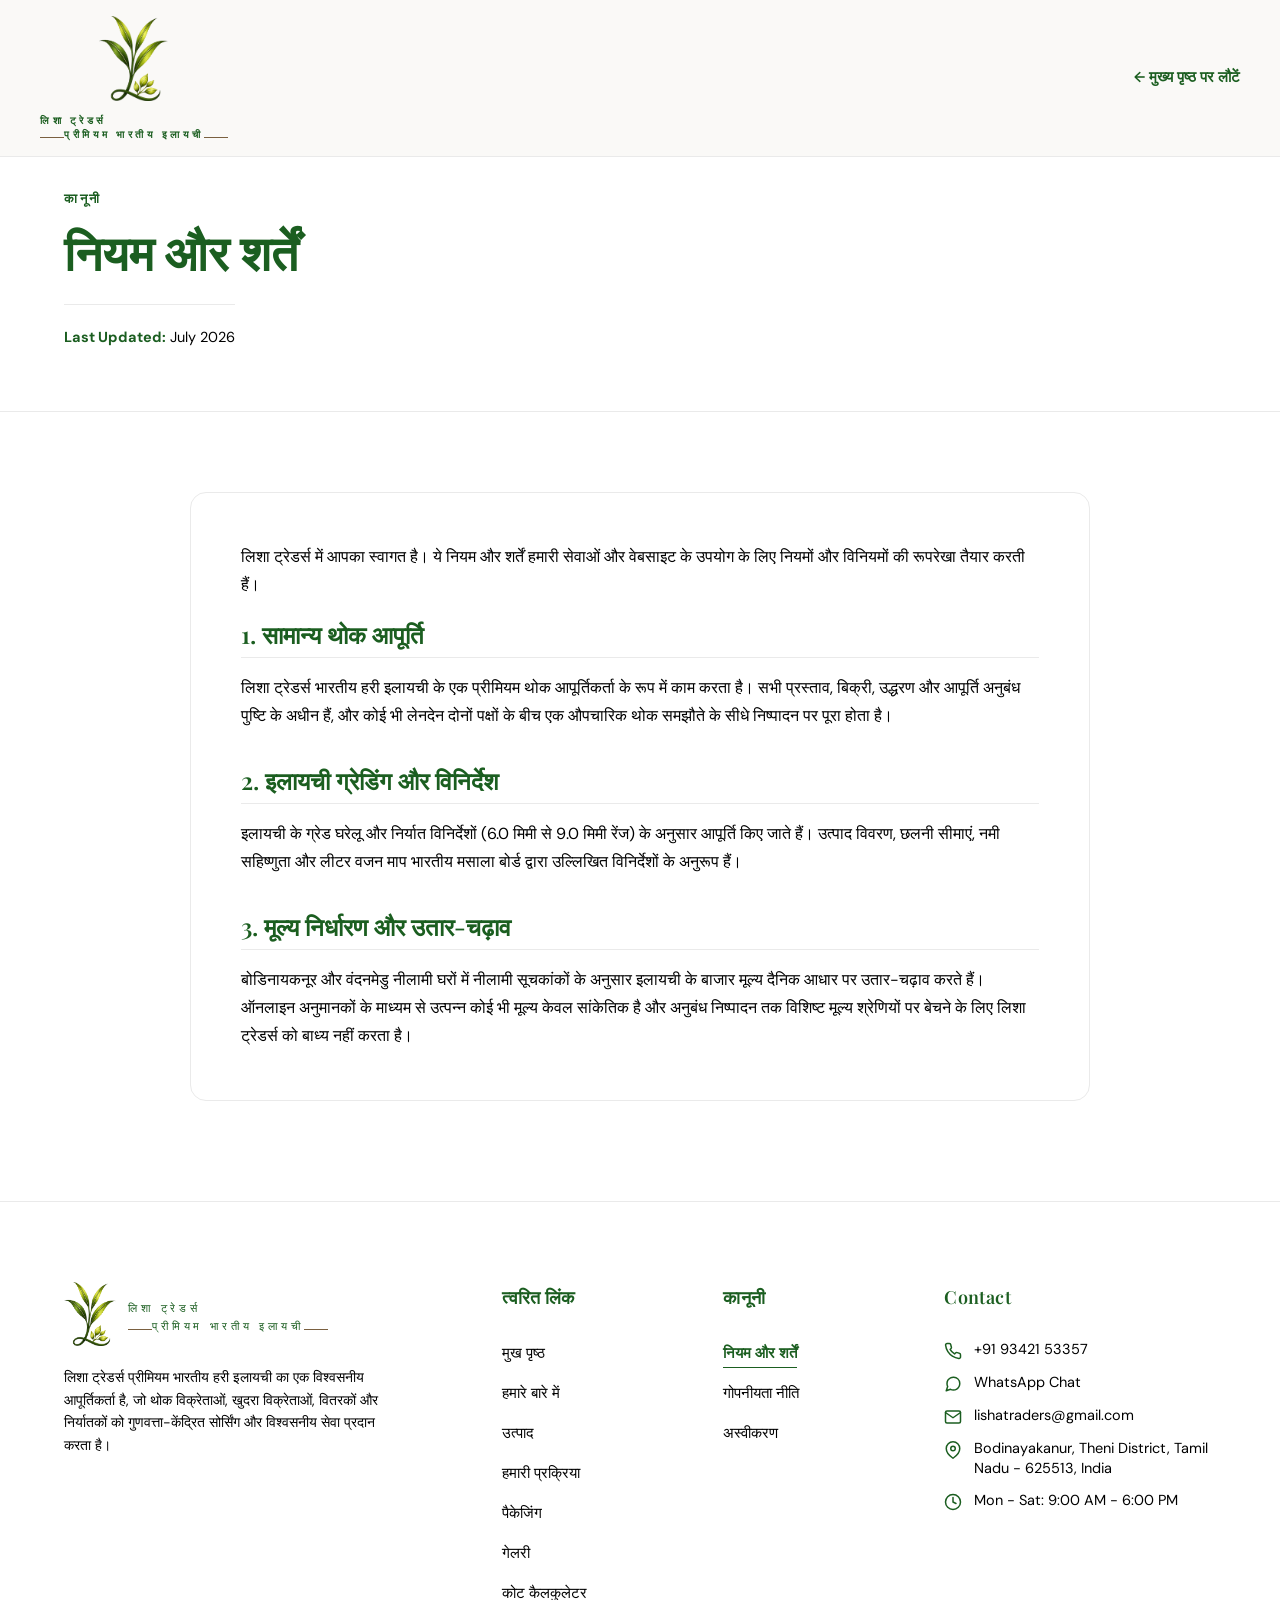
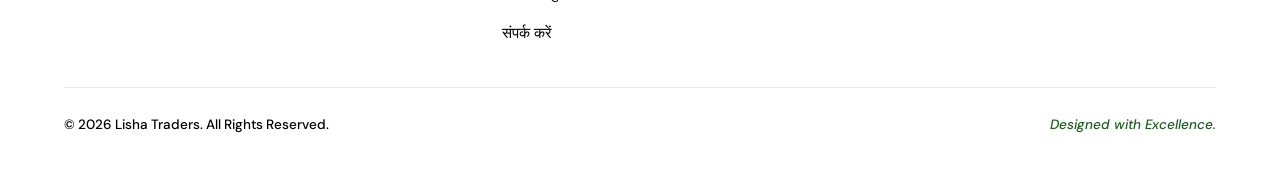
<file: terms-and-conditions-hi.html>
<!DOCTYPE html>

<html lang="en">
<head>
<meta charset="utf-8"/>
<meta content="width=device-width, initial-scale=1.0, maximum-scale=1.0, user-scalable=no" name="viewport"/>
<title>Terms &amp; Conditions | Lisha Traders</title>
<meta content="Read the terms and conditions of using the Lisha Traders website, making inquiries, and ordering our premium cardamom." name="description"/>
<link href="assets/logo.png?v=13" rel="icon" type="image/png"/>
<link href="https://chandrumurugadass03052004-gif.github.io/LT/terms-and-conditions.html" rel="canonical"/>
<!-- Open Graph / Facebook -->
<meta content="website" property="og:type"/>
<meta content="https://chandrumurugadass03052004-gif.github.io/LT/terms-and-conditions.html" property="og:url"/>
<meta content="Terms &amp; Conditions | Lisha Traders" property="og:title"/>
<meta content="Read the terms and conditions of using the Lisha Traders website, making inquiries, and ordering our premium cardamom." property="og:description"/>
<meta content="https://chandrumurugadass03052004-gif.github.io/LT/assets/hero_cardamom.png" property="og:image"/>
<!-- Twitter -->
<meta content="summary_large_image" property="twitter:card"/>
<meta content="https://chandrumurugadass03052004-gif.github.io/LT/terms-and-conditions.html" property="twitter:url"/>
<meta content="Terms &amp; Conditions | Lisha Traders" property="twitter:title"/>
<meta content="Read the terms and conditions of using the Lisha Traders website, making inquiries, and ordering our premium cardamom." property="twitter:description"/>
<meta content="https://chandrumurugadass03052004-gif.github.io/LT/assets/hero_cardamom.png" property="twitter:image"/>
<link href="https://fonts.googleapis.com" rel="preconnect"/>
<link crossorigin="" href="https://fonts.gstatic.com" rel="preconnect"/>
<link href="https://fonts.googleapis.com/css2?family=Playfair+Display:ital,wght@0,500;0,600;0,700;1,500&amp;family=DM+Sans:wght@400;500;600;700&amp;family=Cinzel+Decorative:wght@700&amp;family=Praise&amp;display=swap" rel="stylesheet"/>
<!-- Inherit Main Website Structure Stylesheet -->
<link href="style.css?v=13" rel="stylesheet"/>
<style>
    /* Override variables to enforce the strict white/black/green policy theme */
    :root {
      --cream: #FFFFFF;
      --white: #FFFFFF;
      --ink: #000000;
      --muted: #000000;
      --green-900: #1B5E20;
      --green-800: #1B5E20;
      --green-700: #1B5E20;
      --green-600: #1B5E20;
      --green-500: #1B5E20;
      --gold: #1B5E20;
      --gold-dark: #1B5E20;
      --line: #EAEAEA;
      --line-light: #EAEAEA;
      --green-accent: #1B5E20;
      --text-black: #000000;
      --border-color: #EAEAEA;
      --radius-card: 16px;
    }

    body {
      background: var(--white) !important;
      color: var(--text-black) !important;
      font-family: var(--font-sans);
      line-height: 1.75;
      font-size: 16px;
    }

    .wrap {
      max-width: 1200px;
      margin: 0 auto;
      padding: 0 24px;
    }

    /* Logo & Back Btn Alignment */
    .header-container {
      display: flex;
      justify-content: space-between;
      align-items: center;
      padding: 16px 0;
    }

    .logo {
      font-family: var(--font-serif);
      font-size: 26px;
      font-weight: 700;
      color: var(--green-accent) !important;
      text-decoration: none;
      letter-spacing: 0.05em;
      line-height: 0.95;
      display: flex;
      flex-direction: column;
    }

    .logo span {
      font-family: var(--font-sans);
      font-size: 10px;
      font-weight: 600;
      color: var(--green-accent) !important;
      letter-spacing: 0.35em;
      margin-top: 2px;
    }

    .back-btn {
      color: var(--green-accent);
      text-decoration: none;
      font-weight: 600;
      font-size: 14.5px;
      display: flex;
      align-items: center;
      gap: 6px;
      transition: opacity 0.3s;
    }

    .back-btn:hover {
      opacity: 0.8;
    }

    /* Hero Section */
    .hero-section {
      padding: 90px 0 60px;
      border-bottom: 1px solid var(--border-color);
      background: var(--white);
    }

    .hero-label {
      color: var(--green-accent);
      font-size: 13px;
      font-weight: 700;
      letter-spacing: 0.2em;
      text-transform: uppercase;
      display: block;
      margin-bottom: 12px;
    }

    h1 {
      font-family: var(--font-serif);
      font-size: 48px;
      color: var(--green-accent);
      font-weight: 700;
      line-height: 1.2;
      margin-bottom: 24px;
    }

    .meta-info {
      display: flex;
      gap: 30px;
      font-size: 14.5px;
      color: var(--text-black);
      border-top: 1px solid var(--border-color);
      padding-top: 20px;
      display: inline-flex;
    }

    .meta-info strong {
      font-weight: 700;
      color: var(--green-accent);
    }

    /* Main Container layout */
    .main-content-wrap {
      max-width: 900px;
      margin: 80px auto 100px;
    }

    .policy-section {
      background: var(--white);
      border: 1px solid var(--border-color);
      border-radius: var(--radius-card);
      padding: 50px;
      transition: border-color 0.3s, box-shadow 0.3s;
    }

    .policy-section:hover {
      border-color: var(--green-accent);
      box-shadow: 0 4px 24px rgba(27, 94, 32, 0.02);
    }

    h2 {
      font-family: var(--font-serif);
      font-size: 24px;
      color: var(--green-accent);
      margin-top: 35px;
      margin-bottom: 16px;
      font-weight: 600;
      padding-bottom: 8px;
      border-bottom: 1px solid var(--border-color);
    }

    h2:first-of-type {
      margin-top: 10px;
    }

    p {
      margin-bottom: 20px;
      color: var(--text-black);
      font-size: 16px;
    }

    p:last-of-type {
      margin-bottom: 0;
    }

    /* Highlight Active Footer Link */
    .footer-links-list a.active-footer-link {
      color: var(--green-accent) !important;
      font-weight: 600;
    }

    .footer-links-list a.active-footer-link::after {
      width: 100% !important;
      background-color: var(--green-accent) !important;
    }

    /* Scroll animations */
    .fade-up {
      opacity: 0;
      transform: translateY(24px);
      transition: opacity 0.7s cubic-bezier(0.16, 1, 0.3, 1), transform 0.7s cubic-bezier(0.16, 1, 0.3, 1);
    }

    .fade-up.visible {
      opacity: 1;
      transform: translateY(0);
    }

    /* Responsive adjustments */
    @media (max-width: 992px) {
      .hero-section {
        padding: 60px 0 40px;
      }

      h1 {
        font-size: 38px;
      }
      
      .main-content-wrap {
        margin: 50px auto 80px;
      }

      .policy-section {
        padding: 30px 24px;
      }
    }

    @media (max-width: 576px) {
      h1 {
        font-size: 32px;
        margin-bottom: 16px;
      }

      h2 {
        font-size: 21px;
        margin-bottom: 14px;
      }

      .meta-info {
        flex-direction: column;
        gap: 8px;
        padding-top: 16px;
        width: 100%;
      }
    }
  </style>
</head>
<body>
<!-- HEADER -->
<header>
<div class="wrap header-container">
<a class="logo brand-logo" href="index.html">
<img alt="Lisha Traders Logo" class="logo-img" src="assets/logo.png?v=13"/>
<div class="logo-text">
<span class="brand-title">लिशा ट्रेडर्स</span>
<span class="brand-subtitle">प्रीमियम भारतीय इलायची</span>
</div>
</a>
<a class="back-btn" href="index.html">
        ← मुख्य पृष्ठ पर लौटें
      </a>
</div>
</header>
<!-- PAGE HERO -->
<section class="hero-section">
<div class="wrap">
<span class="hero-label">कानूनी</span>
<h1>नियम और शर्तें</h1>
<div class="meta-info">
<span><strong>Last Updated:</strong> July 2026</span>
</div>
</div>
</section>
<!-- MAIN SECTION -->
<div class="wrap">
<div class="main-content-wrap">
<section class="policy-section fade-up">
<p>लिशा ट्रेडर्स में आपका स्वागत है। ये नियम और शर्तें हमारी सेवाओं और वेबसाइट के उपयोग के लिए नियमों और विनियमों की रूपरेखा तैयार करती हैं।</p>
<h2>1. सामान्य थोक आपूर्ति</h2>
<p>लिशा ट्रेडर्स भारतीय हरी इलायची के एक प्रीमियम थोक आपूर्तिकर्ता के रूप में काम करता है। सभी प्रस्ताव, बिक्री, उद्धरण और आपूर्ति अनुबंध पुष्टि के अधीन हैं, और कोई भी लेनदेन दोनों पक्षों के बीच एक औपचारिक थोक समझौते के सीधे निष्पादन पर पूरा होता है।</p>
<h2>2. इलायची ग्रेडिंग और विनिर्देश</h2>
<p>इलायची के ग्रेड घरेलू और निर्यात विनिर्देशों (6.0 मिमी से 9.0 मिमी रेंज) के अनुसार आपूर्ति किए जाते हैं। उत्पाद विवरण, छलनी सीमाएं, नमी सहिष्णुता और लीटर वजन माप भारतीय मसाला बोर्ड द्वारा उल्लिखित विनिर्देशों के अनुरूप हैं।</p>
<h2>3. मूल्य निर्धारण और उतार-चढ़ाव</h2>
<p>बोडिनायकनूर और वंदनमेडु नीलामी घरों में नीलामी सूचकांकों के अनुसार इलायची के बाजार मूल्य दैनिक आधार पर उतार-चढ़ाव करते हैं। ऑनलाइन अनुमानकों के माध्यम से उत्पन्न कोई भी मूल्य केवल सांकेतिक है और अनुबंध निष्पादन तक विशिष्ट मूल्य श्रेणियों पर बेचने के लिए लिशा ट्रेडर्स को बाध्य नहीं करता है।</p>
</section>
</div>
</div>
<!-- FOOTER -->
<footer class="premium-footer">
<div class="wrap">
<div class="footer-grid-redesign">
<!-- Column 1: Company -->
<div class="footer-col company-col">
<div class="foot-logo-redesign brand-logo">
<img alt="Lisha Traders Logo" class="foot-logo-img" src="assets/logo.png?v=13"/>
<div class="logo-text">
<span class="brand-title">लिशा ट्रेडर्स</span>
<span class="brand-subtitle">प्रीमियम भारतीय इलायची</span>
</div>
</div>
<p class="foot-description">
            लिशा ट्रेडर्स प्रीमियम भारतीय हरी इलायची का एक विश्वसनीय आपूर्तिकर्ता है, जो थोक विक्रेताओं, खुदरा विक्रेताओं, वितरकों और निर्यातकों को गुणवत्ता-केंद्रित सोर्सिंग और विश्वसनीय सेवा प्रदान करता है।
          </p>
</div>
<!-- Column 2: Quick Links -->
<div class="footer-col links-col">
<h5>त्वरित लिंक</h5>
<ul class="footer-links-list">
<li><a href="index.html#hero">मुख पृष्ठ</a></li>
<li><a href="index.html#why">हमारे बारे में</a></li>
<li><a href="index.html#products">उत्पाद</a></li>
<li><a href="index.html#process">हमारी प्रक्रिया</a></li>
<li><a href="index.html#pack">पैकेजिंग</a></li>
<li><a href="index.html#gallery">गेलरी</a></li>
<li><a href="index.html#calculator">कोट कैलकुलेटर</a></li>
<li><a href="index.html#contact">संपर्क करें</a></li>
</ul>
</div>
<!-- Column 3: Legal -->
<div class="footer-col links-col">
<h5>कानूनी</h5>
<ul class="footer-links-list">
<li><a class="active-footer-link" href="terms-and-conditions-hi.html">नियम और शर्तें</a></li>
<li><a href="privacy-policy-hi.html" target="_blank">गोपनीयता नीति</a></li>
<li><a href="disclaimer-hi.html" target="_blank">अस्वीकरण</a></li>
</ul>
</div>
<!-- Column 4: Contact Info -->
<div class="footer-col contact-col">
<h5>Contact</h5>
<ul class="footer-contact-list">
<li>
<svg fill="none" height="18" stroke="currentColor" stroke-linecap="round" stroke-linejoin="round" stroke-width="2" viewbox="0 0 24 24" width="18"><path d="M22 16.92v3a2 2 0 0 1-2.18 2 19.79 19.79 0 0 1-8.63-3.07 19.5 19.5 0 0 1-6-6 19.79 19.79 0 0 1-3.07-8.67A2 2 0 0 1 4.11 2h3a2 2 0 0 1 2 1.72 12.84 12.84 0 0 0 .7 2.81 2 2 0 0 1-.45 2.11L8.09 9.91a16 16 0 0 0 6 6l1.27-1.27a2 2 0 0 1 2.11-.45 12.84 12.84 0 0 0 2.81.7A2 2 0 0 1 22 16.92z"></path></svg>
<a href="tel:+919342153357">+91 93421 53357</a>
</li>
<li>
<svg fill="none" height="18" stroke="currentColor" stroke-linecap="round" stroke-linejoin="round" stroke-width="2" viewbox="0 0 24 24" width="18"><path d="M21 11.5a8.38 8.38 0 0 1-.9 3.8 8.5 8.5 0 0 1-7.6 4.7 8.38 8.38 0 0 1-3.8-.9L3 21l1.9-5.7a8.38 8.38 0 0 1-.9-3.8 8.5 8.5 0 0 1 4.7-7.6 8.38 8.38 0 0 1 3.8-.9h.5a8.48 8.48 0 0 1 8 8v.5z"></path></svg>
<a href="https://wa.me/919342153357" target="_blank">WhatsApp Chat</a>
</li>
<li>
<svg fill="none" height="18" stroke="currentColor" stroke-linecap="round" stroke-linejoin="round" stroke-width="2" viewbox="0 0 24 24" width="18"><path d="M4 4h16c1.1 0 2 .9 2 2v12c0 1.1-.9 2-2 2H4c-1.1 0-2-.9-2-2V6c0-1.1.9-2 2-2z"></path><polyline points="22,6 12,13 2,6"></polyline></svg>
<a href="mailto:lishatraders@gmail.com">lishatraders@gmail.com</a>
</li>
<li>
<svg fill="none" height="18" stroke="currentColor" stroke-linecap="round" stroke-linejoin="round" stroke-width="2" viewbox="0 0 24 24" width="18"><path d="M21 10c0 7-9 13-9 13s-9-6-9-13a9 9 0 0 1 18 0z"></path><circle cx="12" cy="10" r="3"></circle></svg>
<span>Bodinayakanur, Theni District, Tamil Nadu - 625513, India</span>
</li>
<li>
<svg fill="none" height="18" stroke="currentColor" stroke-linecap="round" stroke-linejoin="round" stroke-width="2" viewbox="0 0 24 24" width="18"><circle cx="12" cy="12" r="10"></circle><polyline points="12 6 12 12 16 14"></polyline></svg>
<span>Mon - Sat: 9:00 AM - 6:00 PM</span>
</li>
</ul>
</div>
</div>
<!-- Divider line -->
<hr class="footer-divider"/>
<!-- Bottom Row -->
<div class="footer-bottom-redesign">
<span class="copyright">© 2026 Lisha Traders. All Rights Reserved.</span>
<span class="designer">Designed with Excellence.</span>
</div>
</div>
</footer>
<script>
    document.addEventListener('DOMContentLoaded', () => {
      // Smooth entrance fade-up animation via IntersectionObserver
      const animateElements = document.querySelectorAll('.fade-up');
      
      const observerOptions = {
        root: null,
        threshold: 0.05,
        rootMargin: '0px 0px -40px 0px'
      };

      const scrollObserver = new IntersectionObserver((entries, observer) => {
        entries.forEach(entry => {
          if (entry.isIntersecting) {
            entry.target.classList.add('visible');
            observer.unobserve(entry.target);
          }
        });
      }, observerOptions);

      animateElements.forEach(el => {
        scrollObserver.observe(el);
      });
    });
  </script>
</body>
</html>
</file>
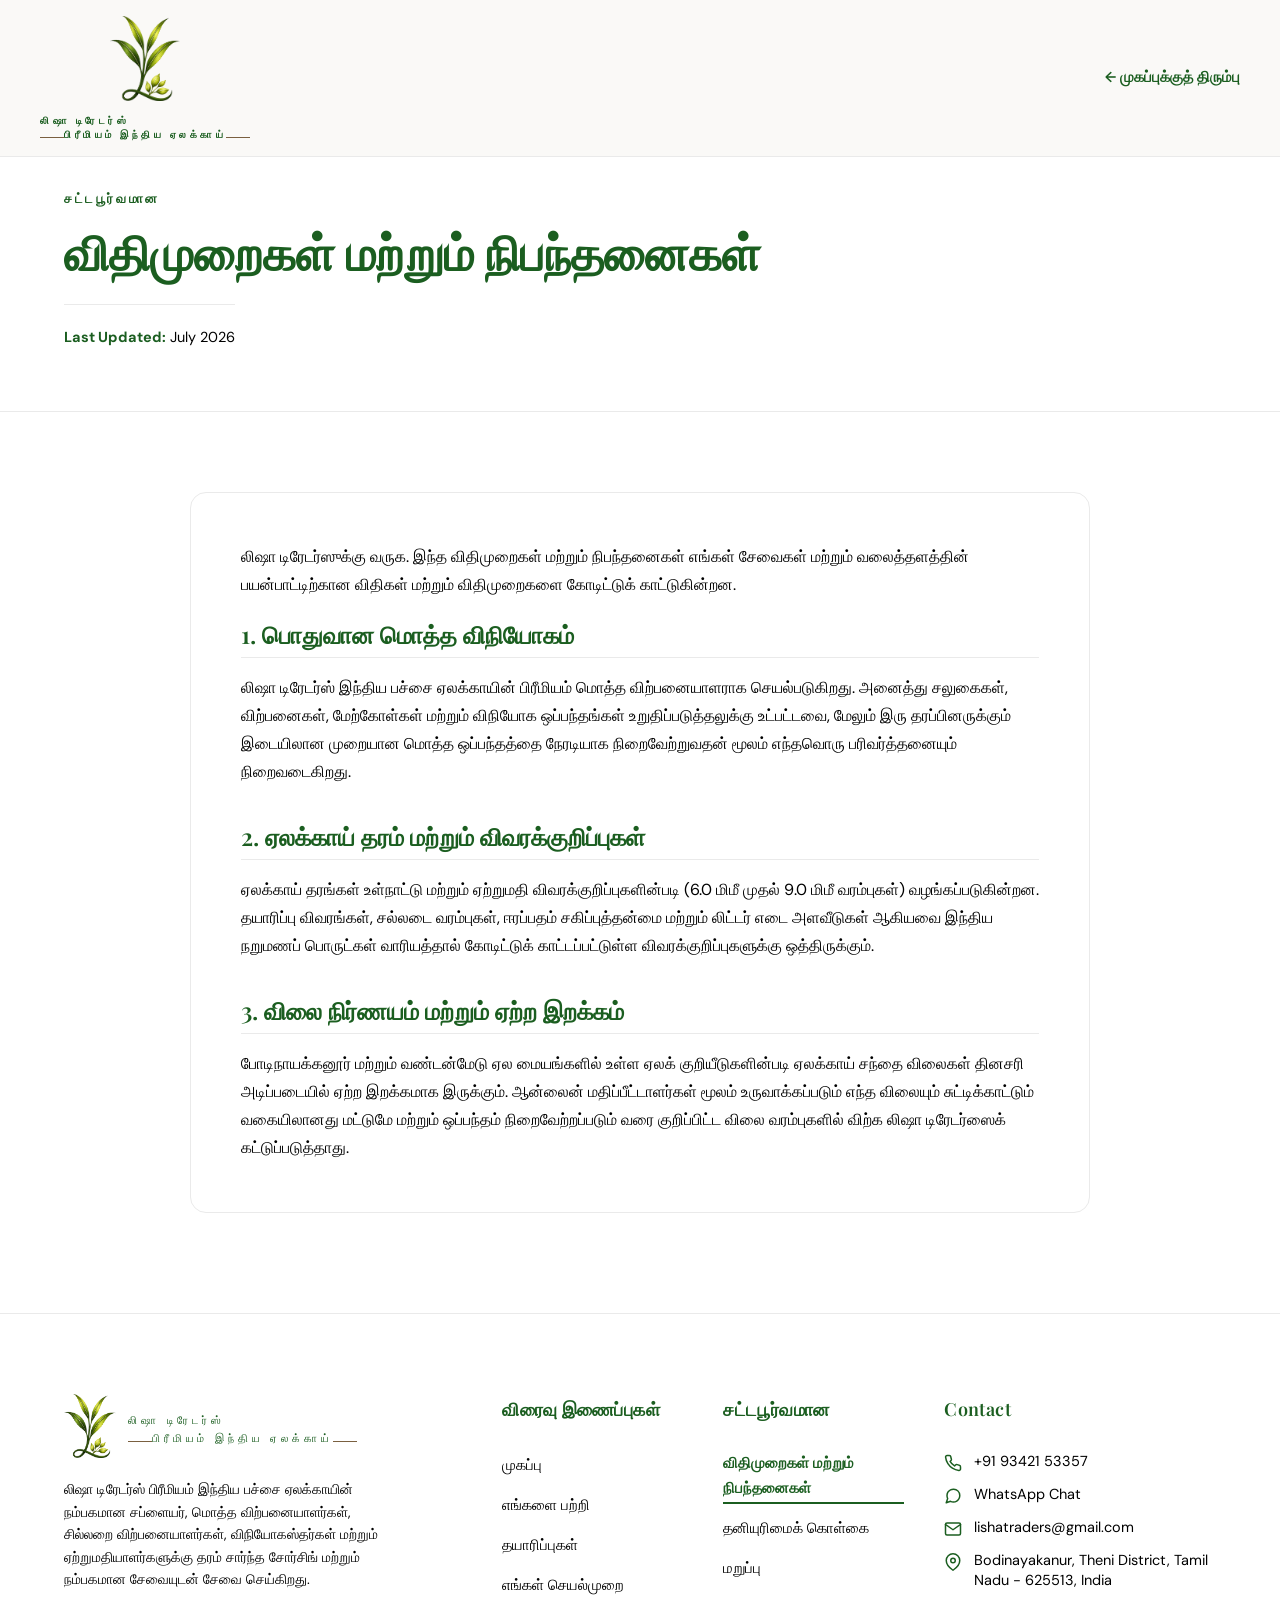
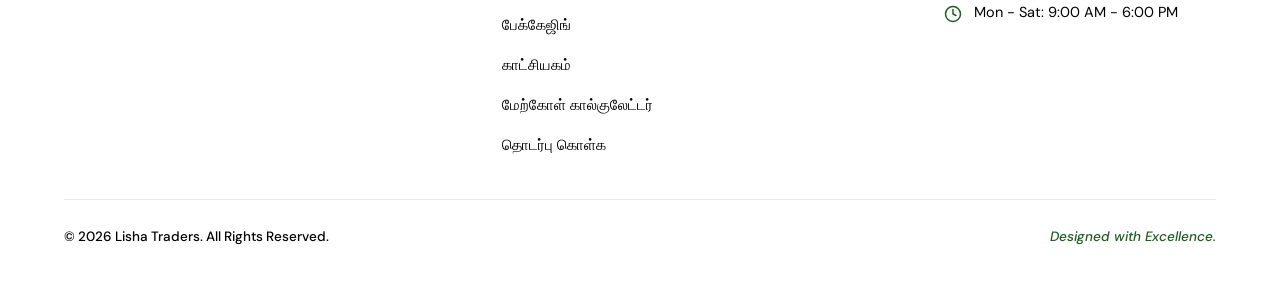
<file: terms-and-conditions-ta.html>
<!DOCTYPE html>

<html lang="en">
<head>
<meta charset="utf-8"/>
<meta content="width=device-width, initial-scale=1.0, maximum-scale=1.0, user-scalable=no" name="viewport"/>
<title>Terms &amp; Conditions | Lisha Traders</title>
<meta content="Read the terms and conditions of using the Lisha Traders website, making inquiries, and ordering our premium cardamom." name="description"/>
<link href="assets/logo.png?v=13" rel="icon" type="image/png"/>
<link href="https://chandrumurugadass03052004-gif.github.io/LT/terms-and-conditions.html" rel="canonical"/>
<!-- Open Graph / Facebook -->
<meta content="website" property="og:type"/>
<meta content="https://chandrumurugadass03052004-gif.github.io/LT/terms-and-conditions.html" property="og:url"/>
<meta content="Terms &amp; Conditions | Lisha Traders" property="og:title"/>
<meta content="Read the terms and conditions of using the Lisha Traders website, making inquiries, and ordering our premium cardamom." property="og:description"/>
<meta content="https://chandrumurugadass03052004-gif.github.io/LT/assets/hero_cardamom.png" property="og:image"/>
<!-- Twitter -->
<meta content="summary_large_image" property="twitter:card"/>
<meta content="https://chandrumurugadass03052004-gif.github.io/LT/terms-and-conditions.html" property="twitter:url"/>
<meta content="Terms &amp; Conditions | Lisha Traders" property="twitter:title"/>
<meta content="Read the terms and conditions of using the Lisha Traders website, making inquiries, and ordering our premium cardamom." property="twitter:description"/>
<meta content="https://chandrumurugadass03052004-gif.github.io/LT/assets/hero_cardamom.png" property="twitter:image"/>
<link href="https://fonts.googleapis.com" rel="preconnect"/>
<link crossorigin="" href="https://fonts.gstatic.com" rel="preconnect"/>
<link href="https://fonts.googleapis.com/css2?family=Playfair+Display:ital,wght@0,500;0,600;0,700;1,500&amp;family=DM+Sans:wght@400;500;600;700&amp;family=Cinzel+Decorative:wght@700&amp;family=Praise&amp;display=swap" rel="stylesheet"/>
<!-- Inherit Main Website Structure Stylesheet -->
<link href="style.css?v=13" rel="stylesheet"/>
<style>
    /* Override variables to enforce the strict white/black/green policy theme */
    :root {
      --cream: #FFFFFF;
      --white: #FFFFFF;
      --ink: #000000;
      --muted: #000000;
      --green-900: #1B5E20;
      --green-800: #1B5E20;
      --green-700: #1B5E20;
      --green-600: #1B5E20;
      --green-500: #1B5E20;
      --gold: #1B5E20;
      --gold-dark: #1B5E20;
      --line: #EAEAEA;
      --line-light: #EAEAEA;
      --green-accent: #1B5E20;
      --text-black: #000000;
      --border-color: #EAEAEA;
      --radius-card: 16px;
    }

    body {
      background: var(--white) !important;
      color: var(--text-black) !important;
      font-family: var(--font-sans);
      line-height: 1.75;
      font-size: 16px;
    }

    .wrap {
      max-width: 1200px;
      margin: 0 auto;
      padding: 0 24px;
    }

    /* Logo & Back Btn Alignment */
    .header-container {
      display: flex;
      justify-content: space-between;
      align-items: center;
      padding: 16px 0;
    }

    .logo {
      font-family: var(--font-serif);
      font-size: 26px;
      font-weight: 700;
      color: var(--green-accent) !important;
      text-decoration: none;
      letter-spacing: 0.05em;
      line-height: 0.95;
      display: flex;
      flex-direction: column;
    }

    .logo span {
      font-family: var(--font-sans);
      font-size: 10px;
      font-weight: 600;
      color: var(--green-accent) !important;
      letter-spacing: 0.35em;
      margin-top: 2px;
    }

    .back-btn {
      color: var(--green-accent);
      text-decoration: none;
      font-weight: 600;
      font-size: 14.5px;
      display: flex;
      align-items: center;
      gap: 6px;
      transition: opacity 0.3s;
    }

    .back-btn:hover {
      opacity: 0.8;
    }

    /* Hero Section */
    .hero-section {
      padding: 90px 0 60px;
      border-bottom: 1px solid var(--border-color);
      background: var(--white);
    }

    .hero-label {
      color: var(--green-accent);
      font-size: 13px;
      font-weight: 700;
      letter-spacing: 0.2em;
      text-transform: uppercase;
      display: block;
      margin-bottom: 12px;
    }

    h1 {
      font-family: var(--font-serif);
      font-size: 48px;
      color: var(--green-accent);
      font-weight: 700;
      line-height: 1.2;
      margin-bottom: 24px;
    }

    .meta-info {
      display: flex;
      gap: 30px;
      font-size: 14.5px;
      color: var(--text-black);
      border-top: 1px solid var(--border-color);
      padding-top: 20px;
      display: inline-flex;
    }

    .meta-info strong {
      font-weight: 700;
      color: var(--green-accent);
    }

    /* Main Container layout */
    .main-content-wrap {
      max-width: 900px;
      margin: 80px auto 100px;
    }

    .policy-section {
      background: var(--white);
      border: 1px solid var(--border-color);
      border-radius: var(--radius-card);
      padding: 50px;
      transition: border-color 0.3s, box-shadow 0.3s;
    }

    .policy-section:hover {
      border-color: var(--green-accent);
      box-shadow: 0 4px 24px rgba(27, 94, 32, 0.02);
    }

    h2 {
      font-family: var(--font-serif);
      font-size: 24px;
      color: var(--green-accent);
      margin-top: 35px;
      margin-bottom: 16px;
      font-weight: 600;
      padding-bottom: 8px;
      border-bottom: 1px solid var(--border-color);
    }

    h2:first-of-type {
      margin-top: 10px;
    }

    p {
      margin-bottom: 20px;
      color: var(--text-black);
      font-size: 16px;
    }

    p:last-of-type {
      margin-bottom: 0;
    }

    /* Highlight Active Footer Link */
    .footer-links-list a.active-footer-link {
      color: var(--green-accent) !important;
      font-weight: 600;
    }

    .footer-links-list a.active-footer-link::after {
      width: 100% !important;
      background-color: var(--green-accent) !important;
    }

    /* Scroll animations */
    .fade-up {
      opacity: 0;
      transform: translateY(24px);
      transition: opacity 0.7s cubic-bezier(0.16, 1, 0.3, 1), transform 0.7s cubic-bezier(0.16, 1, 0.3, 1);
    }

    .fade-up.visible {
      opacity: 1;
      transform: translateY(0);
    }

    /* Responsive adjustments */
    @media (max-width: 992px) {
      .hero-section {
        padding: 60px 0 40px;
      }

      h1 {
        font-size: 38px;
      }
      
      .main-content-wrap {
        margin: 50px auto 80px;
      }

      .policy-section {
        padding: 30px 24px;
      }
    }

    @media (max-width: 576px) {
      h1 {
        font-size: 32px;
        margin-bottom: 16px;
      }

      h2 {
        font-size: 21px;
        margin-bottom: 14px;
      }

      .meta-info {
        flex-direction: column;
        gap: 8px;
        padding-top: 16px;
        width: 100%;
      }
    }
  </style>
</head>
<body>
<!-- HEADER -->
<header>
<div class="wrap header-container">
<a class="logo brand-logo" href="index.html">
<img alt="Lisha Traders Logo" class="logo-img" src="assets/logo.png?v=13"/>
<div class="logo-text">
<span class="brand-title">லிஷா டிரேடர்ஸ்</span>
<span class="brand-subtitle">பிரீமியம் இந்திய ஏலக்காய்</span>
</div>
</a>
<a class="back-btn" href="index.html">
        ← முகப்புக்குத் திரும்பு
      </a>
</div>
</header>
<!-- PAGE HERO -->
<section class="hero-section">
<div class="wrap">
<span class="hero-label">சட்டபூர்வமான</span>
<h1>விதிமுறைகள் மற்றும் நிபந்தனைகள்</h1>
<div class="meta-info">
<span><strong>Last Updated:</strong> July 2026</span>
</div>
</div>
</section>
<!-- MAIN SECTION -->
<div class="wrap">
<div class="main-content-wrap">
<section class="policy-section fade-up">
<p>லிஷா டிரேடர்ஸுக்கு வருக. இந்த விதிமுறைகள் மற்றும் நிபந்தனைகள் எங்கள் சேவைகள் மற்றும் வலைத்தளத்தின் பயன்பாட்டிற்கான விதிகள் மற்றும் விதிமுறைகளை கோடிட்டுக் காட்டுகின்றன.</p>
<h2>1. பொதுவான மொத்த விநியோகம்</h2>
<p>லிஷா டிரேடர்ஸ் இந்திய பச்சை ஏலக்காயின் பிரீமியம் மொத்த விற்பனையாளராக செயல்படுகிறது. அனைத்து சலுகைகள், விற்பனைகள், மேற்கோள்கள் மற்றும் விநியோக ஒப்பந்தங்கள் உறுதிப்படுத்தலுக்கு உட்பட்டவை, மேலும் இரு தரப்பினருக்கும் இடையிலான முறையான மொத்த ஒப்பந்தத்தை நேரடியாக நிறைவேற்றுவதன் மூலம் எந்தவொரு பரிவர்த்தனையும் நிறைவடைகிறது.</p>
<h2>2. ஏலக்காய் தரம் மற்றும் விவரக்குறிப்புகள்</h2>
<p>ஏலக்காய் தரங்கள் உள்நாட்டு மற்றும் ஏற்றுமதி விவரக்குறிப்புகளின்படி (6.0 மிமீ முதல் 9.0 மிமீ வரம்புகள்) வழங்கப்படுகின்றன. தயாரிப்பு விவரங்கள், சல்லடை வரம்புகள், ஈரப்பதம் சகிப்புத்தன்மை மற்றும் லிட்டர் எடை அளவீடுகள் ஆகியவை இந்திய நறுமணப் பொருட்கள் வாரியத்தால் கோடிட்டுக் காட்டப்பட்டுள்ள விவரக்குறிப்புகளுக்கு ஒத்திருக்கும்.</p>
<h2>3. விலை நிர்ணயம் மற்றும் ஏற்ற இறக்கம்</h2>
<p>போடிநாயக்கனூர் மற்றும் வண்டன்மேடு ஏல மையங்களில் உள்ள ஏலக் குறியீடுகளின்படி ஏலக்காய் சந்தை விலைகள் தினசரி அடிப்படையில் ஏற்ற இறக்கமாக இருக்கும். ஆன்லைன் மதிப்பீட்டாளர்கள் மூலம் உருவாக்கப்படும் எந்த விலையும் சுட்டிக்காட்டும் வகையிலானது மட்டுமே மற்றும் ஒப்பந்தம் நிறைவேற்றப்படும் வரை குறிப்பிட்ட விலை வரம்புகளில் விற்க லிஷா டிரேடர்ஸைக் கட்டுப்படுத்தாது.</p>
</section>
</div>
</div>
<!-- FOOTER -->
<footer class="premium-footer">
<div class="wrap">
<div class="footer-grid-redesign">
<!-- Column 1: Company -->
<div class="footer-col company-col">
<div class="foot-logo-redesign brand-logo">
<img alt="Lisha Traders Logo" class="foot-logo-img" src="assets/logo.png?v=13"/>
<div class="logo-text">
<span class="brand-title">லிஷா டிரேடர்ஸ்</span>
<span class="brand-subtitle">பிரீமியம் இந்திய ஏலக்காய்</span>
</div>
</div>
<p class="foot-description">
            லிஷா டிரேடர்ஸ் பிரீமியம் இந்திய பச்சை ஏலக்காயின் நம்பகமான சப்ளையர், மொத்த விற்பனையாளர்கள், சில்லறை விற்பனையாளர்கள், விநியோகஸ்தர்கள் மற்றும் ஏற்றுமதியாளர்களுக்கு தரம் சார்ந்த சோர்சிங் மற்றும் நம்பகமான சேவையுடன் சேவை செய்கிறது.
          </p>
</div>
<!-- Column 2: Quick Links -->
<div class="footer-col links-col">
<h5>விரைவு இணைப்புகள்</h5>
<ul class="footer-links-list">
<li><a href="index.html#hero">முகப்பு</a></li>
<li><a href="index.html#why">எங்களை பற்றி</a></li>
<li><a href="index.html#products">தயாரிப்புகள்</a></li>
<li><a href="index.html#process">எங்கள் செயல்முறை</a></li>
<li><a href="index.html#pack">பேக்கேஜிங்</a></li>
<li><a href="index.html#gallery">காட்சியகம்</a></li>
<li><a href="index.html#calculator">மேற்கோள் கால்குலேட்டர்</a></li>
<li><a href="index.html#contact">தொடர்பு கொள்க</a></li>
</ul>
</div>
<!-- Column 3: Legal -->
<div class="footer-col links-col">
<h5>சட்டபூர்வமான</h5>
<ul class="footer-links-list">
<li><a class="active-footer-link" href="terms-and-conditions-ta.html">விதிமுறைகள் மற்றும் நிபந்தனைகள்</a></li>
<li><a href="privacy-policy-ta.html" target="_blank">தனியுரிமைக் கொள்கை</a></li>
<li><a href="disclaimer-ta.html" target="_blank">மறுப்பு</a></li>
</ul>
</div>
<!-- Column 4: Contact Info -->
<div class="footer-col contact-col">
<h5>Contact</h5>
<ul class="footer-contact-list">
<li>
<svg fill="none" height="18" stroke="currentColor" stroke-linecap="round" stroke-linejoin="round" stroke-width="2" viewbox="0 0 24 24" width="18"><path d="M22 16.92v3a2 2 0 0 1-2.18 2 19.79 19.79 0 0 1-8.63-3.07 19.5 19.5 0 0 1-6-6 19.79 19.79 0 0 1-3.07-8.67A2 2 0 0 1 4.11 2h3a2 2 0 0 1 2 1.72 12.84 12.84 0 0 0 .7 2.81 2 2 0 0 1-.45 2.11L8.09 9.91a16 16 0 0 0 6 6l1.27-1.27a2 2 0 0 1 2.11-.45 12.84 12.84 0 0 0 2.81.7A2 2 0 0 1 22 16.92z"></path></svg>
<a href="tel:+919342153357">+91 93421 53357</a>
</li>
<li>
<svg fill="none" height="18" stroke="currentColor" stroke-linecap="round" stroke-linejoin="round" stroke-width="2" viewbox="0 0 24 24" width="18"><path d="M21 11.5a8.38 8.38 0 0 1-.9 3.8 8.5 8.5 0 0 1-7.6 4.7 8.38 8.38 0 0 1-3.8-.9L3 21l1.9-5.7a8.38 8.38 0 0 1-.9-3.8 8.5 8.5 0 0 1 4.7-7.6 8.38 8.38 0 0 1 3.8-.9h.5a8.48 8.48 0 0 1 8 8v.5z"></path></svg>
<a href="https://wa.me/919342153357" target="_blank">WhatsApp Chat</a>
</li>
<li>
<svg fill="none" height="18" stroke="currentColor" stroke-linecap="round" stroke-linejoin="round" stroke-width="2" viewbox="0 0 24 24" width="18"><path d="M4 4h16c1.1 0 2 .9 2 2v12c0 1.1-.9 2-2 2H4c-1.1 0-2-.9-2-2V6c0-1.1.9-2 2-2z"></path><polyline points="22,6 12,13 2,6"></polyline></svg>
<a href="mailto:lishatraders@gmail.com">lishatraders@gmail.com</a>
</li>
<li>
<svg fill="none" height="18" stroke="currentColor" stroke-linecap="round" stroke-linejoin="round" stroke-width="2" viewbox="0 0 24 24" width="18"><path d="M21 10c0 7-9 13-9 13s-9-6-9-13a9 9 0 0 1 18 0z"></path><circle cx="12" cy="10" r="3"></circle></svg>
<span>Bodinayakanur, Theni District, Tamil Nadu - 625513, India</span>
</li>
<li>
<svg fill="none" height="18" stroke="currentColor" stroke-linecap="round" stroke-linejoin="round" stroke-width="2" viewbox="0 0 24 24" width="18"><circle cx="12" cy="12" r="10"></circle><polyline points="12 6 12 12 16 14"></polyline></svg>
<span>Mon - Sat: 9:00 AM - 6:00 PM</span>
</li>
</ul>
</div>
</div>
<!-- Divider line -->
<hr class="footer-divider"/>
<!-- Bottom Row -->
<div class="footer-bottom-redesign">
<span class="copyright">© 2026 Lisha Traders. All Rights Reserved.</span>
<span class="designer">Designed with Excellence.</span>
</div>
</div>
</footer>
<script>
    document.addEventListener('DOMContentLoaded', () => {
      // Smooth entrance fade-up animation via IntersectionObserver
      const animateElements = document.querySelectorAll('.fade-up');
      
      const observerOptions = {
        root: null,
        threshold: 0.05,
        rootMargin: '0px 0px -40px 0px'
      };

      const scrollObserver = new IntersectionObserver((entries, observer) => {
        entries.forEach(entry => {
          if (entry.isIntersecting) {
            entry.target.classList.add('visible');
            observer.unobserve(entry.target);
          }
        });
      }, observerOptions);

      animateElements.forEach(el => {
        scrollObserver.observe(el);
      });
    });
  </script>
</body>
</html>
</file>
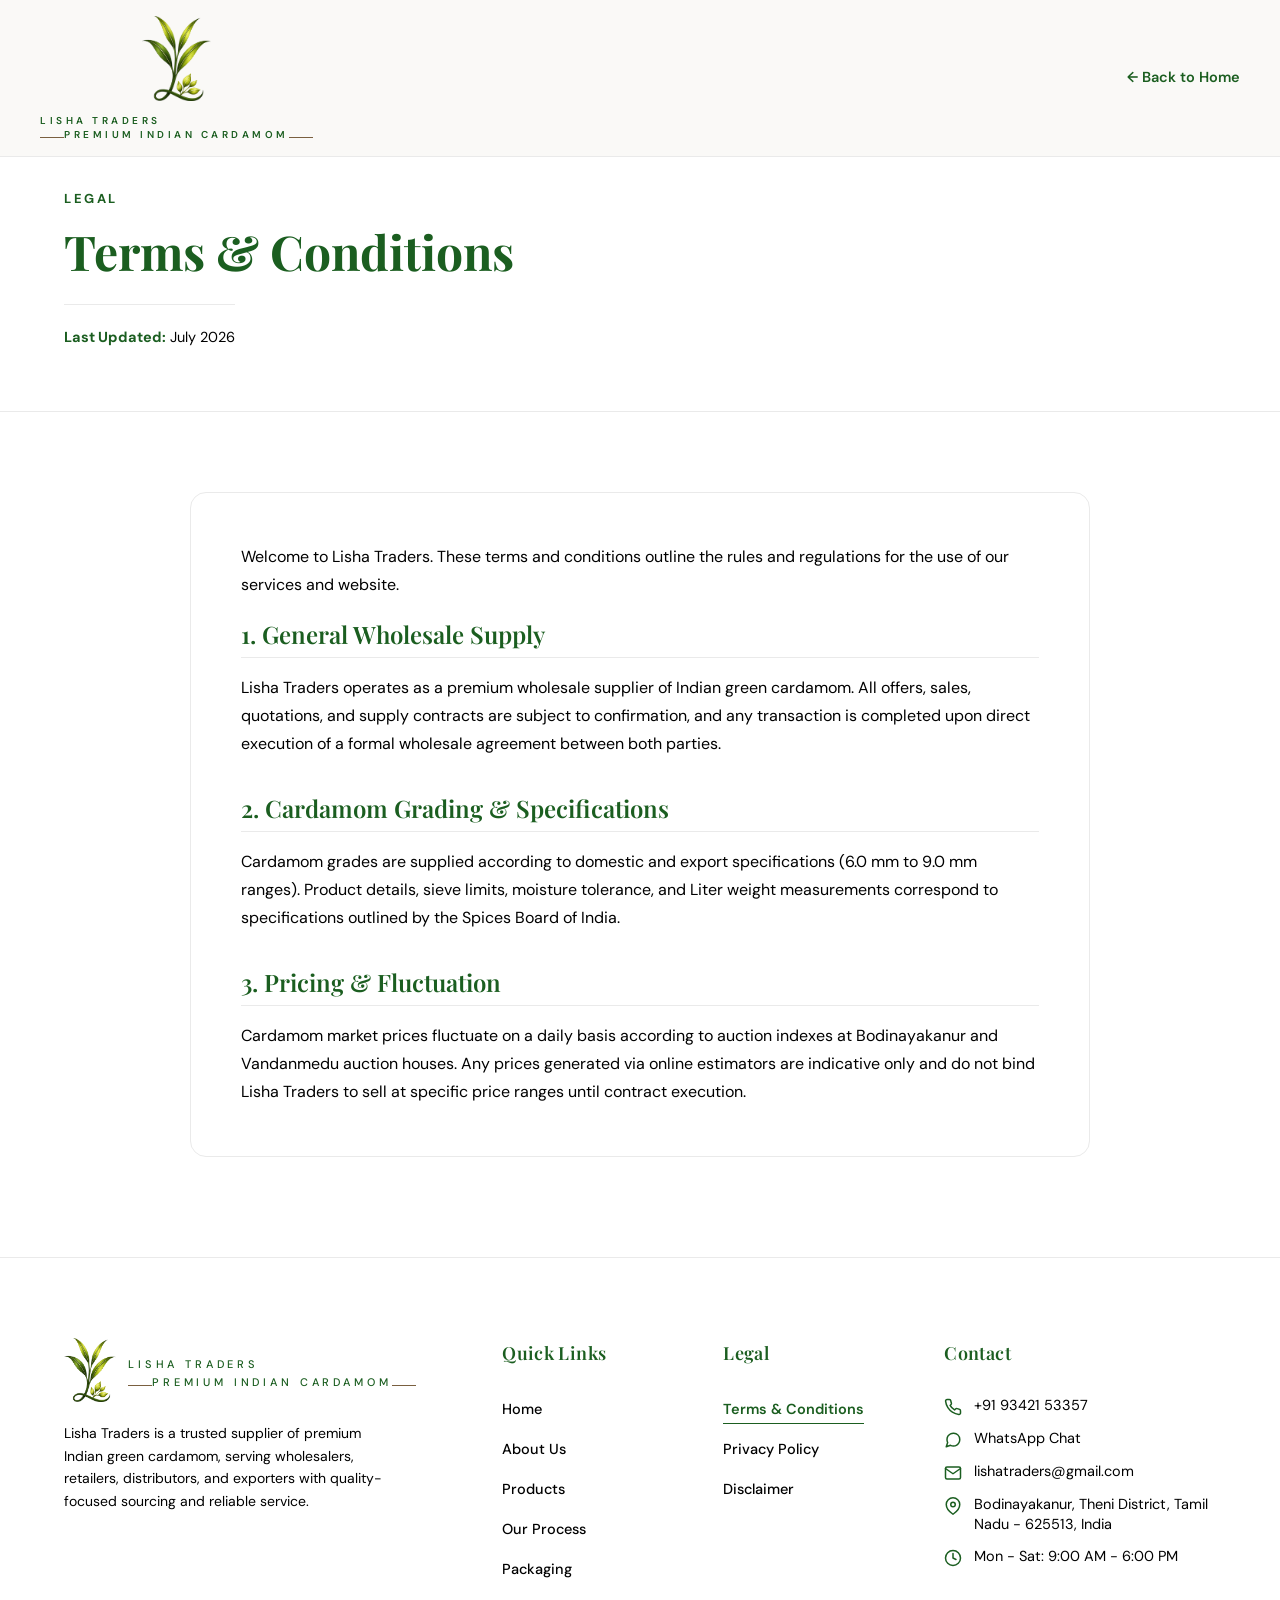
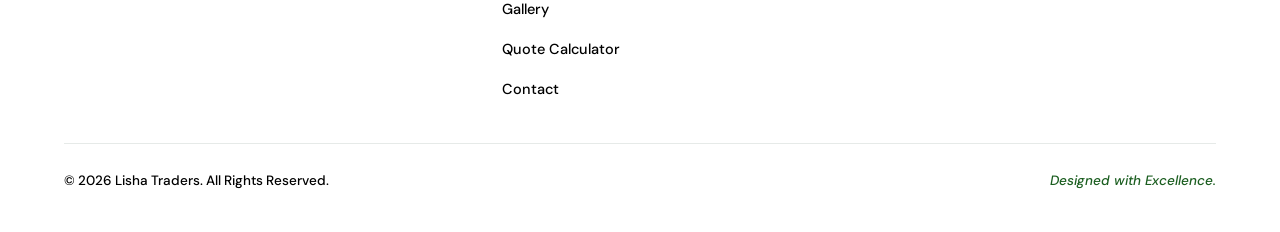
<file: terms-and-conditions.html>
<!DOCTYPE html>
<html lang="en">
<head>
  <meta charset="UTF-8">
  <meta name="viewport" content="width=device-width, initial-scale=1.0, maximum-scale=1.0, user-scalable=no">
  <title>Terms & Conditions | Lisha Traders</title>
  <meta name="description" content="Read the terms and conditions of using the Lisha Traders website, making inquiries, and ordering our premium cardamom.">
  <link rel="icon" type="image/png" href="assets/logo.png?v=13">
  <link rel="canonical" href="https://chandrumurugadass03052004-gif.github.io/LT/terms-and-conditions.html">
  
  <!-- Open Graph / Facebook -->
  <meta property="og:type" content="website">
  <meta property="og:url" content="https://chandrumurugadass03052004-gif.github.io/LT/terms-and-conditions.html">
  <meta property="og:title" content="Terms & Conditions | Lisha Traders">
  <meta property="og:description" content="Read the terms and conditions of using the Lisha Traders website, making inquiries, and ordering our premium cardamom.">
  <meta property="og:image" content="https://chandrumurugadass03052004-gif.github.io/LT/assets/hero_cardamom.png">

  <!-- Twitter -->
  <meta property="twitter:card" content="summary_large_image">
  <meta property="twitter:url" content="https://chandrumurugadass03052004-gif.github.io/LT/terms-and-conditions.html">
  <meta property="twitter:title" content="Terms & Conditions | Lisha Traders">
  <meta property="twitter:description" content="Read the terms and conditions of using the Lisha Traders website, making inquiries, and ordering our premium cardamom.">
  <meta property="twitter:image" content="https://chandrumurugadass03052004-gif.github.io/LT/assets/hero_cardamom.png">

  <link rel="preconnect" href="https://fonts.googleapis.com">
  <link rel="preconnect" href="https://fonts.gstatic.com" crossorigin>
  <link href="https://fonts.googleapis.com/css2?family=Playfair+Display:ital,wght@0,500;0,600;0,700;1,500&family=DM+Sans:wght@400;500;600;700&family=Cinzel+Decorative:wght@700&family=Praise&display=swap" rel="stylesheet">
  
  <!-- Inherit Main Website Structure Stylesheet -->
  <link rel="stylesheet" href="style.css?v=13">

  <style>
    /* Override variables to enforce the strict white/black/green policy theme */
    :root {
      --cream: #FFFFFF;
      --white: #FFFFFF;
      --ink: #000000;
      --muted: #000000;
      --green-900: #1B5E20;
      --green-800: #1B5E20;
      --green-700: #1B5E20;
      --green-600: #1B5E20;
      --green-500: #1B5E20;
      --gold: #1B5E20;
      --gold-dark: #1B5E20;
      --line: #EAEAEA;
      --line-light: #EAEAEA;
      --green-accent: #1B5E20;
      --text-black: #000000;
      --border-color: #EAEAEA;
      --radius-card: 16px;
    }

    body {
      background: var(--white) !important;
      color: var(--text-black) !important;
      font-family: var(--font-sans);
      line-height: 1.75;
      font-size: 16px;
    }

    .wrap {
      max-width: 1200px;
      margin: 0 auto;
      padding: 0 24px;
    }

    /* Logo & Back Btn Alignment */
    .header-container {
      display: flex;
      justify-content: space-between;
      align-items: center;
      padding: 16px 0;
    }

    .logo {
      font-family: var(--font-serif);
      font-size: 26px;
      font-weight: 700;
      color: var(--green-accent) !important;
      text-decoration: none;
      letter-spacing: 0.05em;
      line-height: 0.95;
      display: flex;
      flex-direction: column;
    }

    .logo span {
      font-family: var(--font-sans);
      font-size: 10px;
      font-weight: 600;
      color: var(--green-accent) !important;
      letter-spacing: 0.35em;
      margin-top: 2px;
    }

    .back-btn {
      color: var(--green-accent);
      text-decoration: none;
      font-weight: 600;
      font-size: 14.5px;
      display: flex;
      align-items: center;
      gap: 6px;
      transition: opacity 0.3s;
    }

    .back-btn:hover {
      opacity: 0.8;
    }

    /* Hero Section */
    .hero-section {
      padding: 90px 0 60px;
      border-bottom: 1px solid var(--border-color);
      background: var(--white);
    }

    .hero-label {
      color: var(--green-accent);
      font-size: 13px;
      font-weight: 700;
      letter-spacing: 0.2em;
      text-transform: uppercase;
      display: block;
      margin-bottom: 12px;
    }

    h1 {
      font-family: var(--font-serif);
      font-size: 48px;
      color: var(--green-accent);
      font-weight: 700;
      line-height: 1.2;
      margin-bottom: 24px;
    }

    .meta-info {
      display: flex;
      gap: 30px;
      font-size: 14.5px;
      color: var(--text-black);
      border-top: 1px solid var(--border-color);
      padding-top: 20px;
      display: inline-flex;
    }

    .meta-info strong {
      font-weight: 700;
      color: var(--green-accent);
    }

    /* Main Container layout */
    .main-content-wrap {
      max-width: 900px;
      margin: 80px auto 100px;
    }

    .policy-section {
      background: var(--white);
      border: 1px solid var(--border-color);
      border-radius: var(--radius-card);
      padding: 50px;
      transition: border-color 0.3s, box-shadow 0.3s;
    }

    .policy-section:hover {
      border-color: var(--green-accent);
      box-shadow: 0 4px 24px rgba(27, 94, 32, 0.02);
    }

    h2 {
      font-family: var(--font-serif);
      font-size: 24px;
      color: var(--green-accent);
      margin-top: 35px;
      margin-bottom: 16px;
      font-weight: 600;
      padding-bottom: 8px;
      border-bottom: 1px solid var(--border-color);
    }

    h2:first-of-type {
      margin-top: 10px;
    }

    p {
      margin-bottom: 20px;
      color: var(--text-black);
      font-size: 16px;
    }

    p:last-of-type {
      margin-bottom: 0;
    }

    /* Highlight Active Footer Link */
    .footer-links-list a.active-footer-link {
      color: var(--green-accent) !important;
      font-weight: 600;
    }

    .footer-links-list a.active-footer-link::after {
      width: 100% !important;
      background-color: var(--green-accent) !important;
    }

    /* Scroll animations */
    .fade-up {
      opacity: 0;
      transform: translateY(24px);
      transition: opacity 0.7s cubic-bezier(0.16, 1, 0.3, 1), transform 0.7s cubic-bezier(0.16, 1, 0.3, 1);
    }

    .fade-up.visible {
      opacity: 1;
      transform: translateY(0);
    }

    /* Responsive adjustments */
    @media (max-width: 992px) {
      .hero-section {
        padding: 60px 0 40px;
      }

      h1 {
        font-size: 38px;
      }
      
      .main-content-wrap {
        margin: 50px auto 80px;
      }

      .policy-section {
        padding: 30px 24px;
      }
    }

    @media (max-width: 576px) {
      h1 {
        font-size: 32px;
        margin-bottom: 16px;
      }

      h2 {
        font-size: 21px;
        margin-bottom: 14px;
      }

      .meta-info {
        flex-direction: column;
        gap: 8px;
        padding-top: 16px;
        width: 100%;
      }
    }
  </style>
</head>
<body>

  <!-- HEADER -->
  <header>
    <div class="wrap header-container">
      <a href="index.html" class="logo brand-logo">
        <img src="assets/logo.png?v=13" alt="Lisha Traders Logo" class="logo-img">
        <div class="logo-text">
          <span class="brand-title">LISHA TRADERS</span>
          <span class="brand-subtitle">PREMIUM INDIAN CARDAMOM</span>
        </div>
      </a>
      <a href="index.html" class="back-btn">
        ← Back to Home
      </a>
    </div>
  </header>

  <!-- PAGE HERO -->
  <section class="hero-section">
    <div class="wrap">
      <span class="hero-label">LEGAL</span>
      <h1>Terms & Conditions</h1>
      <div class="meta-info">
        <span><strong>Last Updated:</strong> July 2026</span>
      </div>
    </div>
  </section>

  <!-- MAIN SECTION -->
  <div class="wrap">
    <div class="main-content-wrap">
      <section class="policy-section fade-up">
        <p>Welcome to Lisha Traders. These terms and conditions outline the rules and regulations for the use of our services and website.</p>
        
        <h2>1. General Wholesale Supply</h2>
        <p>Lisha Traders operates as a premium wholesale supplier of Indian green cardamom. All offers, sales, quotations, and supply contracts are subject to confirmation, and any transaction is completed upon direct execution of a formal wholesale agreement between both parties.</p>
        
        <h2>2. Cardamom Grading & Specifications</h2>
        <p>Cardamom grades are supplied according to domestic and export specifications (6.0 mm to 9.0 mm ranges). Product details, sieve limits, moisture tolerance, and Liter weight measurements correspond to specifications outlined by the Spices Board of India.</p>
        
        <h2>3. Pricing & Fluctuation</h2>
        <p>Cardamom market prices fluctuate on a daily basis according to auction indexes at Bodinayakanur and Vandanmedu auction houses. Any prices generated via online estimators are indicative only and do not bind Lisha Traders to sell at specific price ranges until contract execution.</p>
      </section>
    </div>
  </div>

  <!-- FOOTER -->
  <footer class="premium-footer">
    <div class="wrap">
      <div class="footer-grid-redesign">
        <!-- Column 1: Company -->
        <div class="footer-col company-col">
          <div class="foot-logo-redesign brand-logo">
            <img src="assets/logo.png?v=13" alt="Lisha Traders Logo" class="foot-logo-img">
            <div class="logo-text">
              <span class="brand-title">LISHA TRADERS</span>
              <span class="brand-subtitle">PREMIUM INDIAN CARDAMOM</span>
            </div>
          </div>
          <p class="foot-description">
            Lisha Traders is a trusted supplier of premium Indian green cardamom, serving wholesalers, retailers, distributors, and exporters with quality-focused sourcing and reliable service.
          </p>
        </div>

        <!-- Column 2: Quick Links -->
        <div class="footer-col links-col">
          <h5>Quick Links</h5>
          <ul class="footer-links-list">
            <li><a href="index.html#hero">Home</a></li>
            <li><a href="index.html#why">About Us</a></li>
            <li><a href="index.html#products">Products</a></li>
            <li><a href="index.html#process">Our Process</a></li>
            <li><a href="index.html#pack">Packaging</a></li>
            <li><a href="index.html#gallery">Gallery</a></li>
            <li><a href="index.html#calculator">Quote Calculator</a></li>
            <li><a href="index.html#contact">Contact</a></li>
          </ul>
        </div>

        <!-- Column 3: Legal -->
        <div class="footer-col links-col">
          <h5>Legal</h5>
          <ul class="footer-links-list">
            <li><a href="terms-and-conditions.html" class="active-footer-link">Terms &amp; Conditions</a></li>
            <li><a href="privacy-policy.html" target="_blank">Privacy Policy</a></li>
            <li><a href="disclaimer.html" target="_blank">Disclaimer</a></li>
          </ul>
        </div>

        <!-- Column 4: Contact Info -->
        <div class="footer-col contact-col">
          <h5>Contact</h5>
          <ul class="footer-contact-list">
            <li>
              <svg width="18" height="18" viewBox="0 0 24 24" fill="none" stroke="currentColor" stroke-width="2" stroke-linecap="round" stroke-linejoin="round"><path d="M22 16.92v3a2 2 0 0 1-2.18 2 19.79 19.79 0 0 1-8.63-3.07 19.5 19.5 0 0 1-6-6 19.79 19.79 0 0 1-3.07-8.67A2 2 0 0 1 4.11 2h3a2 2 0 0 1 2 1.72 12.84 12.84 0 0 0 .7 2.81 2 2 0 0 1-.45 2.11L8.09 9.91a16 16 0 0 0 6 6l1.27-1.27a2 2 0 0 1 2.11-.45 12.84 12.84 0 0 0 2.81.7A2 2 0 0 1 22 16.92z"></path></svg>
              <a href="tel:+919342153357">+91 93421 53357</a>
            </li>
            <li>
              <svg width="18" height="18" viewBox="0 0 24 24" fill="none" stroke="currentColor" stroke-width="2" stroke-linecap="round" stroke-linejoin="round"><path d="M21 11.5a8.38 8.38 0 0 1-.9 3.8 8.5 8.5 0 0 1-7.6 4.7 8.38 8.38 0 0 1-3.8-.9L3 21l1.9-5.7a8.38 8.38 0 0 1-.9-3.8 8.5 8.5 0 0 1 4.7-7.6 8.38 8.38 0 0 1 3.8-.9h.5a8.48 8.48 0 0 1 8 8v.5z"></path></svg>
              <a href="https://wa.me/919342153357" target="_blank">WhatsApp Chat</a>
            </li>
            <li>
              <svg width="18" height="18" viewBox="0 0 24 24" fill="none" stroke="currentColor" stroke-width="2" stroke-linecap="round" stroke-linejoin="round"><path d="M4 4h16c1.1 0 2 .9 2 2v12c0 1.1-.9 2-2 2H4c-1.1 0-2-.9-2-2V6c0-1.1.9-2 2-2z"></path><polyline points="22,6 12,13 2,6"></polyline></svg>
              <a href="mailto:lishatraders@gmail.com">lishatraders@gmail.com</a>
            </li>
            <li>
              <svg width="18" height="18" viewBox="0 0 24 24" fill="none" stroke="currentColor" stroke-width="2" stroke-linecap="round" stroke-linejoin="round"><path d="M21 10c0 7-9 13-9 13s-9-6-9-13a9 9 0 0 1 18 0z"></path><circle cx="12" cy="10" r="3"></circle></svg>
              <span>Bodinayakanur, Theni District, Tamil Nadu - 625513, India</span>
            </li>
            <li>
              <svg width="18" height="18" viewBox="0 0 24 24" fill="none" stroke="currentColor" stroke-width="2" stroke-linecap="round" stroke-linejoin="round"><circle cx="12" cy="12" r="10"></circle><polyline points="12 6 12 12 16 14"></polyline></svg>
              <span>Mon - Sat: 9:00 AM - 6:00 PM</span>
            </li>
          </ul>
        </div>
      </div>

      <!-- Divider line -->
      <hr class="footer-divider">

      <!-- Bottom Row -->
      <div class="footer-bottom-redesign">
        <span class="copyright">© 2026 Lisha Traders. All Rights Reserved.</span>
        <span class="designer">Designed with Excellence.</span>
      </div>
    </div>
  </footer>

  <script>
    document.addEventListener('DOMContentLoaded', () => {
      // Smooth entrance fade-up animation via IntersectionObserver
      const animateElements = document.querySelectorAll('.fade-up');
      
      const observerOptions = {
        root: null,
        threshold: 0.05,
        rootMargin: '0px 0px -40px 0px'
      };

      const scrollObserver = new IntersectionObserver((entries, observer) => {
        entries.forEach(entry => {
          if (entry.isIntersecting) {
            entry.target.classList.add('visible');
            observer.unobserve(entry.target);
          }
        });
      }, observerOptions);

      animateElements.forEach(el => {
        scrollObserver.observe(el);
      });
    });
  </script>

</body>
</html>
</file>
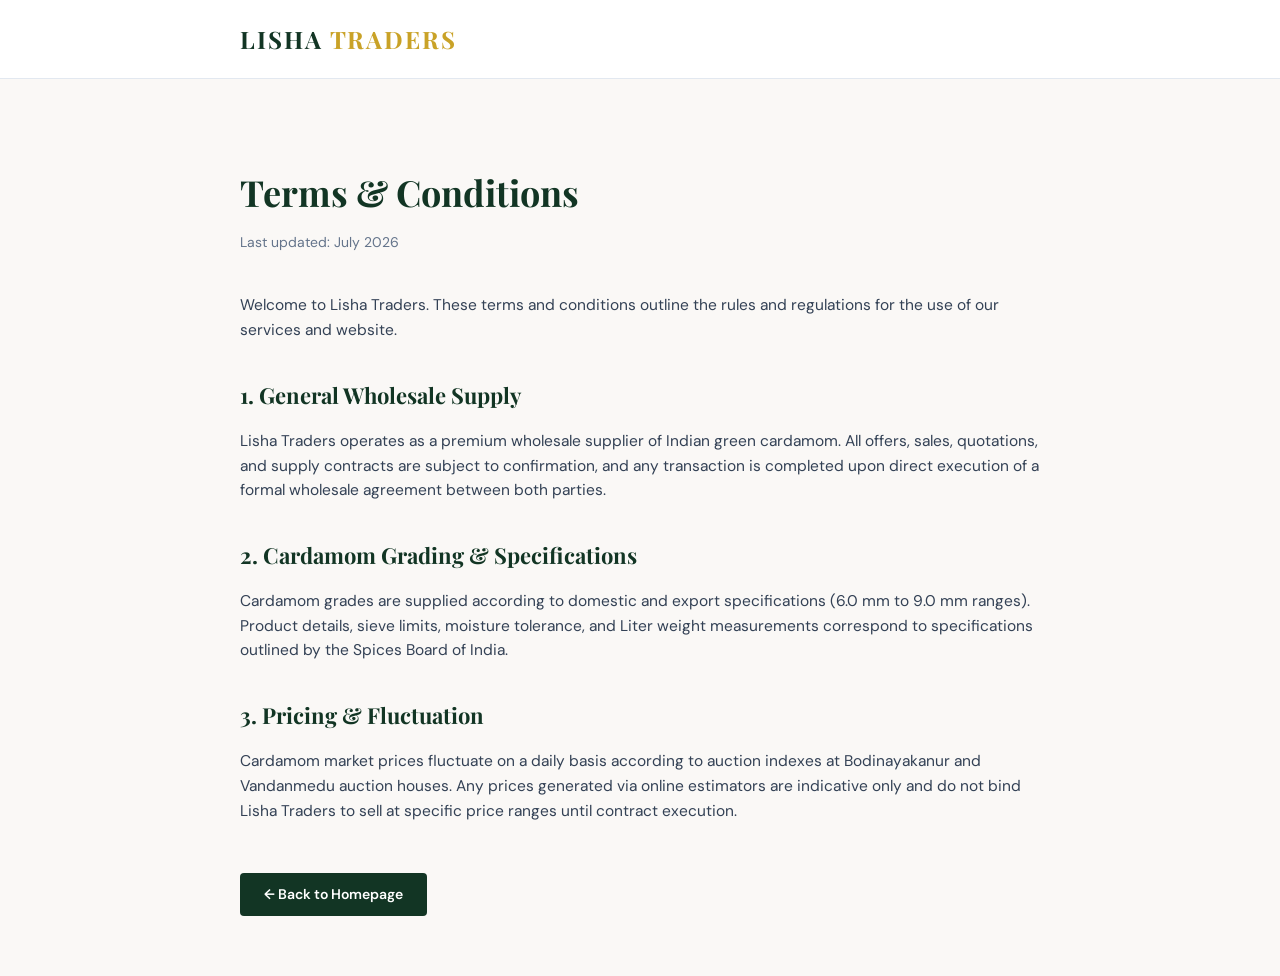
<file: terms.html>
<!DOCTYPE html>
<html lang="en">
<head>
  <meta charset="UTF-8">
  <meta name="viewport" content="width=device-width, initial-scale=1.0, maximum-scale=1.0, user-scalable=no">
  <title>Terms & Conditions | Lisha Traders</title>
  <link rel="preconnect" href="https://fonts.googleapis.com">
  <link rel="preconnect" href="https://fonts.gstatic.com" crossorigin>
  <link href="https://fonts.googleapis.com/css2?family=Playfair+Display:ital,wght@0,500;0,600;0,700;1,500&family=DM+Sans:wght@400;500;600;700&display=swap" rel="stylesheet">
  <style>
    :root {
      --green-900: #123524;
      --gold-500: #C9A227;
      --cream: #FAF8F6;
      --white: #FFFFFF;
      --line: #E2E8F0;
      --font-serif: 'Playfair Display', Georgia, serif;
      --font-sans: 'DM Sans', system-ui, sans-serif;
    }
    body {
      background-color: var(--cream);
      color: #334155;
      font-family: var(--font-sans);
      margin: 0;
      padding: 0;
      line-height: 1.6;
    }
    .header {
      background-color: var(--white);
      border-bottom: 1px solid var(--line);
      padding: 20px 0;
    }
    .container {
      max-width: 800px;
      margin: 0 auto;
      padding: 0 24px;
    }
    .logo {
      font-family: var(--font-serif);
      font-size: 24px;
      font-weight: 700;
      color: var(--green-900);
      text-decoration: none;
      letter-spacing: 0.08em;
    }
    .logo span {
      color: var(--gold-500);
    }
    .main {
      padding: 60px 0;
    }
    h1 {
      font-family: var(--font-serif);
      font-size: 36px;
      color: var(--green-900);
      margin-bottom: 10px;
    }
    .last-updated {
      font-size: 14px;
      color: #64748B;
      margin-bottom: 40px;
    }
    h2 {
      font-family: var(--font-serif);
      font-size: 22px;
      color: var(--green-900);
      margin-top: 35px;
      margin-bottom: 15px;
    }
    p {
      margin-bottom: 20px;
      font-size: 15.5px;
    }
    .btn {
      display: inline-block;
      background-color: var(--green-900);
      color: var(--white);
      padding: 10px 24px;
      border-radius: 4px;
      text-decoration: none;
      font-weight: 600;
      font-size: 14px;
      margin-top: 30px;
      transition: background-color 0.3s;
    }
    .btn:hover {
      background-color: #0c2619;
    }
  </style>
</head>
<body>
  <div class="header">
    <div class="container">
      <a href="index.html" class="logo">LISHA <span>TRADERS</span></a>
    </div>
  </div>
  <div class="container main">
    <h1>Terms & Conditions</h1>
    <div class="last-updated">Last updated: July 2026</div>
    <p>Welcome to Lisha Traders. These terms and conditions outline the rules and regulations for the use of our services and website.</p>
    <h2>1. General Wholesale Supply</h2>
    <p>Lisha Traders operates as a premium wholesale supplier of Indian green cardamom. All offers, sales, quotations, and supply contracts are subject to confirmation, and any transaction is completed upon direct execution of a formal wholesale agreement between both parties.</p>
    <h2>2. Cardamom Grading & Specifications</h2>
    <p>Cardamom grades are supplied according to domestic and export specifications (6.0 mm to 9.0 mm ranges). Product details, sieve limits, moisture tolerance, and Liter weight measurements correspond to specifications outlined by the Spices Board of India.</p>
    <h2>3. Pricing & Fluctuation</h2>
    <p>Cardamom market prices fluctuate on a daily basis according to auction indexes at Bodinayakanur and Vandanmedu auction houses. Any prices generated via online estimators are indicative only and do not bind Lisha Traders to sell at specific price ranges until contract execution.</p>
    <a href="index.html" class="btn">← Back to Homepage</a>
  </div>
</body>
</html>
</file>
<file: style.css>
/* ---------- CUSTOM PROPERTIES & DESIGN SYSTEM ---------- */
:root {
  --green-900: #0a180e;
  --green-800: #0f2516;
  --green-700: #163620;
  --green-600: #1f4b2c;
  --green-500: #2d6b3f;
  --green-100: #eef5ef;
  --gold: #4eb270;
  --gold-light: #82d09d;
  --gold-dark: #2e7d4a;
  --gold-alpha: rgba(78, 178, 112, 0.15);
  --cream: #faf8f5;
  --cream-2: #f2efe6;
  --cream-3: #e5e0d1;
  --ink: #161a17;
  --muted: #626e65;
  --white: #ffffff;
  --line: rgba(78, 178, 112, 0.25);
  --line-light: rgba(78, 178, 112, 0.1);
  --radius-sm: 8px;
  --radius-md: 16px;
  --radius-lg: 28px;
  --shadow-sm: 0 4px 12px rgba(10, 24, 14, 0.03);
  --shadow-md: 0 12px 30px rgba(10, 24, 14, 0.06);
  --shadow-lg: 0 22px 50px -15px rgba(10, 24, 14, 0.12);
  --font-serif: 'Playfair Display', Georgia, serif;
  --font-sans: 'DM Sans', system-ui, -apple-system, sans-serif;
  --transition: all 0.3s cubic-bezier(0.25, 0.8, 0.25, 1);
}

/* ---------- REGIONAL FONT OVERRIDES ---------- */
body.lang-hi {
  --font-sans: 'Mukta', sans-serif;
  --font-serif: 'Mukta', sans-serif;
}
body.lang-ta {
  --font-sans: 'Pavanam', sans-serif;
  --font-serif: 'Pavanam', sans-serif;
}

/* ---------- RESET & BASICS ---------- */
* {
  margin: 0;
  padding: 0;
  box-sizing: border-box;
}

html {
  scroll-behavior: smooth;
  scroll-padding-top: 90px;
  overflow-x: hidden; /* Prevent horizontal scroll at document level */
  width: 100%;
}

body {
  font-family: var(--font-sans);
  color: var(--ink);
  background: var(--cream);
  line-height: 1.6;
  overflow-x: hidden;
  max-width: 100vw;
  -webkit-font-smoothing: antialiased;
}

/* Global responsive image rules */
img, video, svg {
  max-width: 100%;
  height: auto;
  display: block;
}

/* ---------- TYPOGRAPHY ---------- */
h1, h2, h3, h4 {
  font-family: var(--font-serif);
  color: var(--ink);
  font-weight: 600;
  line-height: 1.25;
}

p {
  color: var(--muted);
  font-size: 15.5px;
}

a {
  text-decoration: none;
  color: inherit;
  transition: var(--transition);
}

/* ---------- REUSABLE COMPONENTS ---------- */
.wrap {
  max-width: 1200px;
  margin: 0 auto;
  padding: 0 24px;
}

.eyebrow {
  display: inline-flex;
  align-items: center;
  gap: 10px;
  font-size: 12px;
  letter-spacing: 0.18em;
  text-transform: uppercase;
  color: var(--gold-dark);
  font-weight: 700;
  margin-bottom: 16px;
}

.eyebrow::before {
  content: "❧";
  color: var(--gold);
  font-size: 16px;
}

.section-head {
  text-align: center;
  max-width: 650px;
  margin: 0 auto 60px;
}

.section-head h2 {
  font-size: 38px;
  margin-top: 8px;
  position: relative;
}

.section-head h2::after {
  content: "";
  display: block;
  width: 50px;
  height: 2px;
  background: var(--gold);
  margin: 16px auto 0;
}

/* Buttons */
.btn {
  display: inline-flex;
  align-items: center;
  justify-content: center;
  gap: 10px;
  padding: 14px 28px;
  border-radius: var(--radius-sm);
  font-weight: 600;
  font-size: 14.5px;
  cursor: pointer;
  transition: var(--transition);
  border: 1px solid transparent;
}

.btn-dark {
  background: var(--green-900);
  color: var(--white);
  box-shadow: var(--shadow-sm);
}

.btn-dark:hover {
  background: var(--green-700);
  transform: translateY(-2px);
  box-shadow: var(--shadow-md);
}

.btn-outline {
  background: transparent;
  border-color: var(--line);
  color: var(--green-900);
}

.btn-outline:hover {
  background: var(--green-100);
  border-color: var(--green-700);
}

.btn-outline-white {
  background: transparent;
  border-color: rgba(255, 255, 255, 0.4);
  color: var(--white);
}

.btn-outline-white:hover {
  background: rgba(255, 255, 255, 0.1);
  border-color: var(--white);
  transform: translateY(-2px);
}

.btn-light {
  background: var(--white);
  color: var(--green-900);
  box-shadow: var(--shadow-sm);
}

.btn-light:hover {
  background: var(--cream-2);
  transform: translateY(-2px);
  box-shadow: var(--shadow-md);
}

/* Section Padding */
section {
  padding: 100px 0;
}

.bg-white {
  background: var(--white);
}

.bg-cream-2 {
  background: var(--cream-2);
}

/* ---------- SCROLL REVEAL ANIMATIONS (FAST & LIGHTWEIGHT) ---------- */
.reveal {
  opacity: 0;
  transform: translateY(20px);
  transition: opacity 0.35s ease-out, transform 0.35s ease-out;
}

.reveal.active {
  opacity: 1;
  transform: translateY(0);
}

.reveal-left {
  opacity: 0;
  transform: translateX(-20px);
  transition: opacity 0.35s ease-out, transform 0.35s ease-out;
}

.reveal-left.active {
  opacity: 1;
  transform: translateX(0);
}

.reveal-right {
  opacity: 0;
  transform: translateX(20px);
  transition: opacity 0.35s ease-out, transform 0.35s ease-out;
}

.reveal-right.active {
  opacity: 1;
  transform: translateX(0);
}

.delay-1 { transition-delay: 0.15s; }
.delay-2 { transition-delay: 0.3s; }
.delay-3 { transition-delay: 0.45s; }

/* ---------- HEADER & NAV ---------- */
body {
  padding-top: 98px; /* Space for fixed header on desktop */
}
@media (max-width: 992px) {
  body {
    padding-top: 78px; /* Space for fixed header on tablet */
  }
}
@media (max-width: 576px) {
  body {
    padding-top: 68px; /* Space for fixed header on mobile */
  }
}

header {
  position: fixed;
  top: 0;
  left: 0;
  width: 100%;
  z-index: 1000;
  background: rgba(250, 248, 246, 0.85);
  backdrop-filter: blur(12px);
  -webkit-backdrop-filter: blur(12px);
  border-bottom: 1px solid var(--line-light);
  transition: var(--transition);
}

header.scrolled {
  background: rgba(250, 248, 246, 0.95);
  box-shadow: var(--shadow-sm);
}

header.scrolled .nav {
  padding-top: 8px;
  padding-bottom: 8px;
}
@media (max-width: 576px) {
  header.scrolled .nav {
    padding-top: 6px;
    padding-bottom: 6px;
  }
}

.nav {
  display: flex;
  align-items: center;
  justify-content: flex-start;
  gap: clamp(20px, 3.5vw, 60px);
  padding: 16px 24px;
  max-width: 1200px;
  margin: 0 auto;
}

/* Desktop/Laptop: logo far-left, actions far-right, edge-to-edge */
@media (min-width: 993px) {
  .nav {
    justify-content: space-between;
    max-width: 100%;
    padding: 16px 40px;
  }
  .nav-links {
    flex: 1;
    justify-content: center;
  }
}

.logo {
  font-family: var(--font-serif);
  font-weight: 700;
  font-size: 24px;
  letter-spacing: 0.08em;
  color: var(--green-900);
  line-height: 0.9;
}

.logo span {
  display: block;
  font-family: var(--font-sans);
  font-size: 10px;
  letter-spacing: 0.35em;
  font-weight: 700;
  color: var(--gold);
  margin-top: 4px;
}

.nav-links {
  display: flex;
  gap: clamp(10px, 2.2vw, 36px);
  font-size: clamp(12.5px, 1vw, 14.5px);
  font-weight: 600;
  white-space: nowrap;
}

.nav-links a {
  position: relative;
  color: var(--green-800);
  padding: 6px 0;
}

.nav-links a::after {
  content: "";
  position: absolute;
  bottom: 0;
  left: 0;
  width: 0;
  height: 2px;
  background: var(--gold);
  transition: var(--transition);
}

.nav-links a:hover {
  color: var(--gold-dark);
}

.nav-links a:hover::after {
  width: 100%;
}

.nav-actions {
  display: flex;
  align-items: center;
  gap: clamp(8px, 1.2vw, 16px);
  margin-left: auto; /* Push actions to the far right */
}

/* Language-specific menu adjustments to prevent text wrapping on laptops */
body.lang-ta .nav {
  gap: clamp(12px, 2vw, 36px);
}

body.lang-hi .nav {
  gap: clamp(15px, 2.5vw, 45px);
}

body.lang-ta .nav-links {
  gap: clamp(8px, 1.5vw, 24px);
  font-size: clamp(11.5px, 0.9vw, 13.5px);
}

body.lang-hi .nav-links {
  gap: clamp(8px, 1.8vw, 28px);
  font-size: clamp(12px, 0.95vw, 14px);
}

body.lang-ta .nav-actions .btn,
body.lang-hi .nav-actions .btn {
  padding: 8px clamp(10px, 1.5vw, 18px);
  font-size: clamp(12px, 0.95vw, 13.5px);
}

/* Mobile Menu Button */
.burger-menu {
  display: none;
  background: none;
  border: none;
  cursor: pointer;
  width: 24px;
  height: 20px;
  position: relative;
  z-index: 110;
}

.burger-menu span {
  display: block;
  width: 100%;
  height: 2px;
  background: var(--green-900);
  position: absolute;
  transition: var(--transition);
}

.burger-menu span:nth-child(1) { top: 0; }
.burger-menu span:nth-child(2) { top: 9px; }
.burger-menu span:nth-child(3) { top: 18px; }

.burger-menu.open span:nth-child(1) {
  transform: translateY(9px) rotate(45deg);
}

.burger-menu.open span:nth-child(2) {
  opacity: 0;
}

.burger-menu.open span:nth-child(3) {
  transform: translateY(-9px) rotate(-45deg);
}

/* ---------- HERO ---------- */
.hero {
  padding: 80px 0 120px;
  background: radial-gradient(circle at 80% 20%, rgba(189, 160, 106, 0.08) 0%, transparent 50%);
}

.hero-grid {
  display: grid;
  grid-template-columns: 1.1fr 0.9fr;
  gap: 60px;
  align-items: center;
  width: 100%;
  max-width: 100%;
}

.hero-content h1 {
  font-size: 56px;
  line-height: 1.15;
  margin-bottom: 24px;
}

.hero-content h1 span {
  color: var(--gold-dark);
}

.hero-content p {
  font-size: 17.5px;
  max-width: 480px;
  margin-bottom: 36px;
}

.hero-buttons {
  display: flex;
  gap: 16px;
  flex-wrap: wrap;
}

.hero-media {
  position: relative;
  overflow: visible; /* badge-card allowed to peek, but hero-grid clips it */
}

.hero-photo-wrapper {
  position: relative;
  border-radius: var(--radius-lg);
  overflow: hidden;
  box-shadow: var(--shadow-lg);
  border: 1px solid var(--line);
  aspect-ratio: 1 / 1.1;
  background: var(--green-900);
}

.hero-photo-wrapper img {
  width: 100%;
  height: 100%;
  object-fit: cover;
  transition: transform 0.6s ease;
}

.hero-photo-wrapper:hover img {
  transform: scale(1.05);
}

.badge-card {
  position: absolute;
  left: -20px; /* Reduced from -30px to prevent viewport overflow */
  bottom: 40px;
  background: rgba(255, 255, 255, 0.92);
  backdrop-filter: blur(10px);
  -webkit-backdrop-filter: blur(10px);
  border-radius: var(--radius-md);
  padding: 18px 24px;
  display: flex;
  gap: 16px;
  align-items: center;
  box-shadow: var(--shadow-lg);
  width: 240px;
  max-width: calc(100% - 16px); /* Never wider than its container */
  border: 1px solid var(--line);
  animation: float 4s ease-in-out infinite;
}

@parent-element {
  perspective: 1000px;
}

@keyframes float {
  0%, 100% { transform: translateY(0); }
  50% { transform: translateY(-8px); }
}

.badge-icon {
  width: 44px;
  height: 44px;
  border-radius: var(--radius-sm);
  background: var(--green-100);
  display: flex;
  align-items: center;
  justify-content: center;
  flex-shrink: 0;
  font-size: 22px;
}

.badge-card strong {
  display: block;
  font-size: 14.5px;
  color: var(--green-900);
}

.badge-card span {
  font-size: 11.5px;
  color: var(--muted);
  display: block;
  margin-top: 2px;
}

/* ---------- PRODUCTS ---------- */
.product-tabs {
  display: flex;
  justify-content: center;
  gap: 16px;
  margin-bottom: 44px;
}

.tab-btn {
  background: var(--cream-2);
  border: 1px solid var(--line-light);
  color: var(--green-900);
  padding: 12px 24px;
  font-family: var(--font-sans);
  font-size: 15px;
  font-weight: 700;
  border-radius: var(--radius-sm);
  cursor: pointer;
  transition: var(--transition);
  outline: none;
}

.tab-btn:hover {
  background: var(--green-100);
  border-color: var(--line);
}

.tab-btn.active {
  background: var(--green-900);
  color: var(--white);
  border-color: var(--green-900);
  box-shadow: var(--shadow-md);
}

.products-grid {
  display: none;
  grid-template-columns: repeat(5, 1fr);
  gap: 20px;
}

.products-grid.active-grid {
  display: grid;
}

.p-card {
  background: var(--white);
  border-radius: var(--radius-md);
  padding: 20px;
  position: relative;
  border: 1px solid var(--line-light);
  box-shadow: var(--shadow-sm);
  transition: var(--transition);
  cursor: pointer;
  display: flex;
  flex-direction: column;
}

.p-card:hover {
  transform: translateY(-8px);
  box-shadow: var(--shadow-lg);
  border-color: var(--gold-light);
}

.p-photo {
  aspect-ratio: 1/1;
  border-radius: var(--radius-sm);
  margin-bottom: 18px;
  background: linear-gradient(135deg, var(--cream-2), var(--cream-3));
  display: flex;
  align-items: center;
  justify-content: center;
  border: 1px solid var(--line-light);
  overflow: hidden;
  position: relative;
}

.p-photo svg {
  width: 58%;
  height: 58%;
  transition: transform 0.5s cubic-bezier(0.2, 0.8, 0.2, 1);
}

.p-card:hover .p-photo svg {
  transform: scale(1.15) rotate(5deg);
}

.p-tag {
  position: absolute;
  top: 32px;
  right: 32px;
  background: var(--gold-dark);
  color: var(--white);
  font-size: 9px;
  letter-spacing: 0.1em;
  text-transform: uppercase;
  padding: 4px 10px;
  border-radius: 20px;
  font-weight: 700;
  box-shadow: var(--shadow-sm);
  z-index: 2;
}

.p-card h4 {
  font-family: var(--font-sans);
  font-size: 18px;
  font-weight: 700;
  color: var(--green-900);
  margin-bottom: 4px;
}

.p-card p {
  font-size: 13px;
  color: var(--muted);
}

.p-footer {
  margin-top: 18px;
  display: flex;
  justify-content: space-between;
  align-items: center;
  font-size: 13px;
  font-weight: 600;
  color: var(--gold-dark);
  border-top: 1px solid var(--cream-2);
  padding-top: 14px;
}

.p-arrow {
  width: 24px;
  height: 24px;
  border-radius: 50%;
  background: var(--green-100);
  display: flex;
  align-items: center;
  justify-content: center;
  font-size: 12px;
  color: var(--green-900);
  transition: var(--transition);
}

.p-card:hover .p-arrow {
  background: var(--green-900);
  color: var(--white);
  transform: translateX(4px);
}

.center-btn {
  text-align: center;
  margin-top: 50px;
}

/* ---------- PRODUCT DETAIL MODAL ---------- */
.modal-overlay {
  position: fixed;
  top: 0;
  left: 0;
  right: 0;
  bottom: 0;
  background: rgba(10, 24, 14, 0.7);
  backdrop-filter: blur(8px);
  -webkit-backdrop-filter: blur(8px);
  z-index: 1000;
  display: flex;
  align-items: center;
  justify-content: center;
  opacity: 0;
  pointer-events: none;
  transition: opacity 0.3s ease;
  padding: 20px 14px;
  overflow-y: auto;
  overscroll-behavior: contain;
  box-sizing: border-box;
}

.modal-overlay.open,
.modal-overlay.active {
  opacity: 1;
  pointer-events: auto;
}

.modal-container {
  background: var(--cream);
  border-radius: var(--radius-lg);
  max-width: 580px;
  width: 100%;
  max-height: calc(100vh - 40px);
  max-height: 90vh;
  overflow-y: auto;
  overscroll-behavior: contain;
  padding: 22px 26px;
  box-shadow: var(--shadow-lg);
  border: 1px solid var(--line);
  position: relative;
  transform: scale(0.95);
  transition: transform 0.3s cubic-bezier(0.16, 1, 0.3, 1);
  margin: auto;
  box-sizing: border-box;
}

.modal-container::-webkit-scrollbar,
.bulk-modal-container::-webkit-scrollbar,
.sample-modal-container::-webkit-scrollbar {
  width: 6px;
}
.modal-container::-webkit-scrollbar-track,
.bulk-modal-container::-webkit-scrollbar-track,
.sample-modal-container::-webkit-scrollbar-track {
  background: rgba(0, 0, 0, 0.03);
  border-radius: 4px;
}
.modal-container::-webkit-scrollbar-thumb,
.bulk-modal-container::-webkit-scrollbar-thumb,
.sample-modal-container::-webkit-scrollbar-thumb {
  background: #c2dec7;
  border-radius: 4px;
}
.modal-container::-webkit-scrollbar-thumb:hover,
.bulk-modal-container::-webkit-scrollbar-thumb:hover,
.sample-modal-container::-webkit-scrollbar-thumb:hover {
  background: #2e6040;
}

.modal-overlay.open .modal-container,
.modal-overlay.active .modal-container {
  transform: scale(1);
}

.modal-close {
  position: absolute;
  top: 16px;
  right: 16px;
  background: var(--cream-2);
  border: 1px solid var(--line);
  width: 32px;
  height: 32px;
  border-radius: 50%;
  display: flex;
  align-items: center;
  justify-content: center;
  cursor: pointer;
  font-size: 18px;
  color: var(--green-900);
  transition: var(--transition);
  z-index: 10;
  line-height: 1;
}

.modal-close:hover {
  background: var(--green-900);
  color: var(--white);
  transform: rotate(90deg);
}

.rating-stars {
  display: flex;
  gap: 8px;
  font-size: 28px;
  cursor: pointer;
  margin-top: 5px;
}
.rating-stars .star {
  color: #ddd;
  transition: color 0.2s ease, transform 0.2s ease;
  user-select: none;
}
.rating-stars .star:hover {
  transform: scale(1.2);
}
.rating-stars .star.selected {
  color: var(--gold);
}

.modal-body {
  display: flex;
  flex-direction: column;
  gap: 10px;
}

.modal-header-info {
  display: flex;
  align-items: center;
  gap: 12px;
  padding-right: 36px;
}

.modal-icon-wrap {
  width: 44px;
  height: 44px;
  border-radius: var(--radius-md);
  background: linear-gradient(135deg, var(--green-900), var(--green-700));
  display: flex;
  align-items: center;
  justify-content: center;
  flex-shrink: 0;
}

.modal-icon-wrap svg {
  width: 52%;
  height: 52%;
}

.modal-title h3 {
  font-size: 19px;
  margin: 0;
  line-height: 1.25;
  color: var(--green-900);
}

.modal-title p {
  color: var(--gold-dark);
  font-weight: 700;
  font-size: 12.5px;
  margin: 2px 0 0;
}

.modal-specs {
  display: grid;
  grid-template-columns: 1fr 1fr;
  gap: 8px 14px;
  margin: 2px 0;
  border-top: 1px solid var(--line-light);
  border-bottom: 1px solid var(--line-light);
  padding: 8px 0;
}

.spec-item {
  display: flex;
  flex-direction: column;
}

.spec-item span {
  font-size: 11px;
  text-transform: uppercase;
  letter-spacing: 0.1em;
  color: var(--muted);
  margin-bottom: 4px;
}

.spec-item strong {
  font-size: 15px;
  color: var(--green-900);
}

.modal-desc h4 {
  font-size: 15px;
  font-family: var(--font-sans);
  font-weight: 700;
  margin-bottom: 8px;
}

.modal-desc p {
  font-size: 14.5px;
  line-height: 1.6;
}

.modal-action {
  margin-top: 10px;
  display: flex;
  gap: 12px;
}

/* ---------- WHY CHOOSE US ---------- */
.why-grid {
  display: grid;
  grid-template-columns: 0.95fr 1.05fr;
  gap: 80px;
  align-items: center;
}

.why-photo-panel {
  position: relative;
}

.why-photo {
  aspect-ratio: 1 / 1.1;
  border-radius: var(--radius-lg);
  overflow: hidden;
  background: var(--green-900);
  border: 1px solid var(--line);
  box-shadow: var(--shadow-lg);
  display: flex;
  align-items: center;
  justify-content: center;
}

.why-photo img {
  width: 100%;
  height: 100%;
  object-fit: cover;
}

.why h2 {
  font-size: 38px;
  margin-bottom: 30px;
}

.feature-grid {
  display: grid;
  grid-template-columns: 1fr 1fr;
  gap: 28px 40px;
}

.feature {
  display: flex;
  gap: 16px;
}

.f-icon {
  width: 44px;
  height: 44px;
  border-radius: var(--radius-sm);
  background: var(--cream-2);
  flex-shrink: 0;
  display: flex;
  align-items: center;
  justify-content: center;
  color: var(--green-700);
  font-size: 20px;
  border: 1px solid var(--line-light);
  box-shadow: var(--shadow-sm);
  transition: var(--transition);
}

.feature:hover .f-icon {
  background: var(--green-900);
  color: var(--white);
  border-color: var(--green-900);
}

.feature h4 {
  font-size: 15.5px;
  color: var(--green-900);
  margin-bottom: 4px;
  font-family: var(--font-sans);
  font-weight: 700;
}

.feature p {
  font-size: 13.5px;
  color: var(--muted);
  line-height: 1.5;
}

/* ---------- PROCESS ---------- */
.process-steps {
  display: grid;
  grid-template-columns: repeat(5, 1fr);
  gap: 16px;
  margin-top: 40px;
  position: relative;
}

.step-card {
  background: var(--white);
  border-radius: var(--radius-md);
  padding: 30px 20px;
  text-align: center;
  border: 1px solid var(--line-light);
  box-shadow: var(--shadow-sm);
  cursor: pointer;
  transition: var(--transition);
  position: relative;
  z-index: 2;
}

.step-card::before {
  content: "";
  position: absolute;
  inset: 0;
  border-radius: var(--radius-md);
  border: 1px solid transparent;
  background: linear-gradient(135deg, var(--gold-light), var(--gold-dark)) border-box;
  -webkit-mask: linear-gradient(#fff 0 0) padding-box, linear-gradient(#fff 0 0);
  -webkit-mask-composite: destination-out;
  mask-composite: exclude;
  opacity: 0;
  transition: var(--transition);
}

.step-card:hover, .step-card.active {
  transform: translateY(-5px);
  box-shadow: var(--shadow-md);
}

.step-card.active {
  background: var(--green-900);
  border-color: var(--green-900);
}

.step-card.active::before {
  opacity: 1;
}

.step-icon {
  font-size: 32px;
  margin-bottom: 16px;
  transition: var(--transition);
}

.step-card.active .step-icon {
  transform: scale(1.15);
}

.step-card h4 {
  font-size: 15px;
  font-family: var(--font-sans);
  font-weight: 700;
  color: var(--green-900);
  transition: var(--transition);
}

.step-card.active h4 {
  color: var(--white);
}

.step-desc-box {
  margin-top: 30px;
  background: var(--white);
  border: 1px solid var(--line-light);
  border-radius: var(--radius-md);
  padding: 24px;
  box-shadow: var(--shadow-sm);
  min-height: 100px;
}

.step-desc-box h3 {
  font-size: 20px;
  margin-bottom: 12px;
  border-bottom: 1px solid var(--line-light);
  padding-bottom: 8px;
}

.step-desc-content {
  display: none;
}

.step-desc-content.active {
  display: block;
  animation: fadeIn 0.4s ease forwards;
}

@keyframes fadeIn {
  from { opacity: 0; transform: translateY(5px); }
  to { opacity: 1; transform: translateY(0); }
}

.step-desc-content h5 {
  font-family: var(--font-sans);
  font-size: 16.5px;
  font-weight: 700;
  color: var(--gold);
  margin-bottom: 6px;
}

.step-desc-content p {
  font-size: 14.5px;
}

/* ---------- PACKAGING & WAREHOUSE ---------- */
.pack-grid {
  display: grid;
  grid-template-columns: 1fr 1fr;
  gap: 80px;
  align-items: center;
}

.pack-content h2 {
  font-size: 38px;
  margin-bottom: 20px;
}

.pack-content > p {
  margin-bottom: 36px;
  max-width: 480px;
}

.weights {
  display: grid;
  grid-template-columns: repeat(4, 1fr);
  gap: 16px;
  margin-bottom: 40px;
}

.weight-selector {
  border: 1px solid var(--line-light);
  background: var(--white);
  border-radius: var(--radius-md);
  padding: 16px;
  text-align: center;
  cursor: pointer;
  transition: var(--transition);
  box-shadow: var(--shadow-sm);
}

.weight-selector:hover, .weight-selector.active {
  border-color: var(--gold-light);
  background: var(--green-100);
}

.weight-selector.active {
  background: var(--green-900);
  border-color: var(--green-900);
  color: var(--white);
}

.weight-icon {
  font-size: 26px;
  margin-bottom: 8px;
}

.weight-selector span {
  font-size: 14px;
  font-weight: 700;
  display: block;
}

.pack-media {
  position: relative;
  display: flex;
  justify-content: center;
}

.pouch-visual {
  width: 250px;
  aspect-ratio: 0.72;
  border-radius: 24px;
  background: linear-gradient(145deg, #16331e, #0a180e);
  display: flex;
  flex-direction: column;
  align-items: center;
  justify-content: center;
  gap: 14px;
  color: var(--white);
  box-shadow: var(--shadow-lg);
  border: 1px solid rgba(189, 160, 106, 0.4);
  position: relative;
  overflow: hidden;
  text-align: center;
}

.pouch-visual::before {
  content: "";
  position: absolute;
  top: 0;
  left: 0;
  right: 0;
  height: 8px;
  background: linear-gradient(90deg, var(--gold), var(--gold-light), var(--gold));
}

.pouch-visual svg {
  width: 50px;
  height: 50px;
}

.pouch-visual strong {
  font-family: var(--font-serif);
  font-size: 20px;
  letter-spacing: 0.08em;
}

.pouch-visual span {
  font-size: 9.5px;
  letter-spacing: 0.35em;
  color: var(--gold);
  text-transform: uppercase;
}

.pouch-label {
  background: rgba(255, 255, 255, 0.08);
  border: 1px solid rgba(255, 255, 255, 0.12);
  padding: 6px 12px;
  border-radius: var(--radius-sm);
  font-size: 11px;
  margin-top: 10px;
  color: var(--gold-light);
}

.check-card {
  position: absolute;
  right: -20px;
  top: 40px;
  background: var(--white);
  border-radius: var(--radius-md);
  padding: 20px;
  box-shadow: var(--shadow-lg);
  width: 210px;
  border: 1px solid var(--line);
}

.check-card ul {
  list-style: none;
}

.check-card li {
  display: flex;
  gap: 10px;
  font-size: 13px;
  color: var(--ink);
  margin-bottom: 12px;
  align-items: flex-start;
}

.check-card li:last-child {
  margin-bottom: 0;
}

.check-card li::before {
  content: "✓";
  color: var(--green-500);
  font-weight: 800;
}

/* ---------- QUOTE REQUEST CALCULATOR ---------- */
.calculator-box {
  background: var(--white);
  border-radius: var(--radius-lg);
  border: 1px solid var(--line-light);
  box-shadow: var(--shadow-lg);
  padding: 40px;
  margin-top: 40px;
}

.calc-grid {
  display: grid;
  grid-template-columns: 1fr 1fr;
  gap: 40px;
}

.calc-form {
  display: flex;
  flex-direction: column;
  gap: 24px;
}

.form-group {
  display: flex;
  flex-direction: column;
  gap: 8px;
}

.form-group label {
  font-size: 13.5px;
  font-weight: 700;
  color: var(--green-900);
  text-transform: uppercase;
  letter-spacing: 0.05em;
}

.grade-radios {
  display: grid;
  grid-template-columns: repeat(3, 1fr);
  gap: 10px;
}

.grade-radio-btn {
  border: 1px solid var(--line-light);
  background: var(--cream-2);
  border-radius: var(--radius-sm);
  padding: 10px;
  text-align: center;
  cursor: pointer;
  font-size: 13.5px;
  font-weight: 700;
  transition: var(--transition);
}

.grade-radio-btn:hover {
  background: var(--cream-3);
}

.grade-radio-btn.selected {
  background: var(--green-900);
  border-color: var(--green-900);
  color: var(--white);
}

/* Custom Range Input */
.range-container {
  display: flex;
  flex-direction: column;
  gap: 12px;
}

.range-labels {
  display: flex;
  justify-content: space-between;
  font-size: 12.5px;
  font-weight: 600;
  color: var(--muted);
}

input[type="range"] {
  -webkit-appearance: none;
  width: 100%;
  height: 6px;
  border-radius: 3px;
  background: var(--cream-3);
  outline: none;
}

input[type="range"]::-webkit-slider-thumb {
  -webkit-appearance: none;
  width: 20px;
  height: 20px;
  border-radius: 50%;
  background: var(--gold);
  border: 2px solid var(--white);
  box-shadow: var(--shadow-sm);
  cursor: pointer;
  transition: var(--transition);
}

input[type="range"]::-webkit-slider-thumb:hover {
  background: var(--green-900);
  transform: scale(1.1);
}

input[type="number"] {
  border: 1px solid var(--line-light);
  background: var(--cream-2);
  border-radius: var(--radius-sm);
  padding: 12px;
  font-size: 15px;
  font-family: var(--font-sans);
  color: var(--green-900);
  font-weight: 600;
  outline: none;
}

input[type="number"]:focus {
  border-color: var(--gold);
}

/* Calc Results Panel */
.calc-results {
  background: var(--cream-2);
  border-radius: var(--radius-md);
  border: 1px solid var(--line);
  padding: 30px;
  display: flex;
  flex-direction: column;
  justify-content: space-between;
}

.invoice-header {
  border-bottom: 1px dashed var(--gold);
  padding-bottom: 16px;
  margin-bottom: 20px;
  display: flex;
  justify-content: space-between;
  align-items: center;
}

.invoice-header h4 {
  font-size: 18px;
}

.invoice-header span {
  font-size: 11px;
  font-weight: 700;
  text-transform: uppercase;
  color: var(--gold-dark);
}

.invoice-lines {
  display: flex;
  flex-direction: column;
  gap: 14px;
}

.invoice-line {
  display: flex;
  justify-content: space-between;
  font-size: 14px;
}

.invoice-line.total {
  border-top: 1px solid var(--line);
  padding-top: 14px;
  font-size: 17px;
  font-weight: 700;
  color: var(--green-900);
}

.invoice-line span {
  color: var(--muted);
}

.invoice-line strong {
  color: var(--green-900);
}

.calc-disclaimer {
  font-size: 11px;
  color: var(--muted);
  margin-top: 20px;
  line-height: 1.4;
}

.calc-btn-group {
  margin-top: 24px;
  display: flex;
  flex-direction: column;
  gap: 10px;
}

/* ---------- GALLERY ---------- */
.gallery-section {
  background: var(--green-900);
  border-radius: var(--radius-lg);
  padding: 60px 48px;
  color: var(--white);
  border: 1px solid var(--line);
  position: relative;
  overflow: hidden;
}

.gallery-section::after {
  content: "";
  position: absolute;
  top: 0;
  right: 0;
  bottom: 0;
  width: 400px;
  background: radial-gradient(circle at 100% 0%, rgba(189, 160, 106, 0.12) 0%, transparent 70%);
  pointer-events: none;
}

.gallery-head {
  display: flex;
  justify-content: space-between;
  align-items: flex-end;
  margin-bottom: 40px;
  position: relative;
  z-index: 2;
}

.gallery-head .eyebrow {
  color: var(--gold-light);
}

.gallery-head h2 {
  color: var(--white);
  font-size: 34px;
}

.gallery-grid {
  display: grid;
  grid-template-columns: repeat(auto-fill, minmax(240px, 1fr));
  gap: 18px;
  position: relative;
  z-index: 2;
}

.g-photo {
  aspect-ratio: 0.85 / 1;
  border-radius: var(--radius-md);
  background: linear-gradient(145deg, var(--green-800), var(--green-900));
  display: flex;
  align-items: center;
  justify-content: center;
  overflow: hidden;
  border: 1px solid rgba(189, 160, 106, 0.15);
  box-shadow: var(--shadow-sm);
  position: relative;
  cursor: pointer;
}

.g-photo::before {
  content: "";
  position: absolute;
  inset: 0;
  background: rgba(10, 24, 14, 0.4);
  opacity: 0;
  transition: var(--transition);
  z-index: 2;
}

.g-photo svg, .g-photo img {
  width: 100%;
  height: 100%;
  object-fit: cover;
  transition: transform 0.5s ease;
}

.g-photo:hover::before {
  opacity: 1;
}

.g-photo:hover svg, .g-photo:hover img {
  transform: scale(1.08);
}

.g-overlay {
  position: absolute;
  bottom: 0;
  left: 0;
  right: 0;
  padding: 16px;
  background: linear-gradient(0deg, rgba(10, 24, 14, 0.8) 0%, transparent 100%);
  z-index: 3;
  transform: translateY(10px);
  opacity: 0;
  transition: var(--transition);
}

.g-photo:hover .g-overlay {
  transform: translateY(0);
  opacity: 1;
}

.g-overlay span {
  font-size: 11px;
  letter-spacing: 0.1em;
  text-transform: uppercase;
  color: var(--gold);
  font-weight: 700;
}

.g-overlay h4 {
  font-family: var(--font-sans);
  color: var(--white);
  font-size: 14.5px;
  font-weight: 700;
  margin-top: 2px;
}

/* ---------- TESTIMONIALS ---------- */
.testimonials-grid {
  display: grid;
  grid-template-columns: repeat(3, 1fr);
  gap: 30px;
}

.t-card {
  background: var(--white);
  border: 1px solid var(--line-light);
  border-radius: var(--radius-md);
  padding: 36px;
  box-shadow: var(--shadow-sm);
  transition: var(--transition);
  display: flex;
  flex-direction: column;
  justify-content: space-between;
  position: relative;
}

.t-card:hover {
  box-shadow: var(--shadow-lg);
  border-color: var(--gold-light);
}

.delete-review-btn {
  position: absolute;
  top: 16px;
  right: 16px;
  background: none;
  border: none;
  color: var(--muted);
  cursor: pointer;
  font-size: 16px;
  opacity: 0.4;
  transition: opacity 0.2s ease, color 0.2s ease;
  z-index: 10;
  outline: none;
  padding: 4px;
  line-height: 1;
}

.delete-review-btn:hover {
  opacity: 1;
  color: #d9534f;
}

.quote-mark {
  font-family: var(--font-serif);
  font-size: 48px;
  color: var(--gold);
  line-height: 0.8;
  height: 20px;
}

.t-card p {
  font-size: 15px;
  color: var(--green-900);
  margin: 16px 0 24px;
  font-style: italic;
}

.t-person {
  display: flex;
  gap: 14px;
  align-items: center;
}

.avatar {
  width: 44px;
  height: 44px;
  border-radius: 50%;
  background: linear-gradient(135deg, var(--gold-light), var(--gold));
  flex-shrink: 0;
  display: flex;
  align-items: center;
  justify-content: center;
  color: var(--green-900);
  font-weight: 700;
  font-size: 14px;
  border: 1px solid var(--white);
  box-shadow: var(--shadow-sm);
}

.t-person strong {
  display: block;
  font-size: 14px;
  color: var(--green-900);
}

.t-person span {
  font-size: 12px;
  color: var(--muted);
  display: block;
  margin-top: 2px;
}

/* ---------- CONTACT CTA ---------- */
.cta-section {
  background: var(--green-900);
  border-radius: var(--radius-lg);
  padding: 70px 56px;
  color: var(--white);
  position: relative;
  overflow: hidden;
  border: 1px solid var(--line);
}

.cta-section::before {
  content: "";
  position: absolute;
  top: 0;
  left: 0;
  right: 0;
  bottom: 0;
  background: radial-gradient(circle at 10% 90%, rgba(189, 160, 106, 0.12) 0%, transparent 60%);
  pointer-events: none;
}

.cta-grid {
  display: grid;
  grid-template-columns: 1.15fr 0.85fr;
  gap: 60px;
  align-items: center;
  position: relative;
  z-index: 2;
}

.cta-grid h2 {
  color: var(--white);
  font-size: 38px;
  margin-bottom: 24px;
}

.cta-grid p {
  color: var(--green-100);
  margin-bottom: 36px;
  max-width: 460px;
}

.cta-info {
  display: flex;
  flex-direction: column;
  gap: 22px;
  background: rgba(255, 255, 255, 0.03);
  border: 1px solid rgba(255, 255, 255, 0.08);
  padding: 30px;
  border-radius: var(--radius-md);
  backdrop-filter: blur(5px);
}

.cta-info-item {
  display: flex;
  gap: 16px;
  font-size: 15px;
}

.cta-info-icon {
  font-size: 20px;
  color: var(--gold-light);
}

.cta-info-text strong {
  display: block;
  font-size: 11.5px;
  color: var(--gold);
  letter-spacing: 0.08em;
  text-transform: uppercase;
  margin-bottom: 4px;
}

.cta-info-text a:hover {
  color: var(--gold-light);
}

/* ---------- FOOTER ---------- */
/* ---------- PREMIUM REDESIGNED FOOTER ---------- */
.premium-footer {
  background: var(--white);
  color: var(--green-900);
  padding: 80px 0 40px;
  border-top: 1px solid rgba(18, 53, 36, 0.08);
  font-family: var(--font-sans);
  position: relative;
  z-index: 10;
}

.footer-grid-redesign {
  display: grid;
  grid-template-columns: 2.2fr 1fr 1fr 1.5fr;
  gap: 40px;
  margin-bottom: 40px;
}

.footer-col h5 {
  font-family: var(--font-serif);
  font-size: 18px;
  color: var(--green-900);
  margin-bottom: 25px;
  font-weight: 600;
  letter-spacing: 0.02em;
}

.foot-logo-redesign {
  font-family: var(--font-serif);
  font-weight: 700;
  font-size: 26px;
  letter-spacing: 0.06em;
  color: var(--green-900);
  line-height: 1;
  margin-bottom: 20px;
}

.foot-logo-redesign span {
  display: block;
  font-family: var(--font-sans);
  font-size: 11px;
  letter-spacing: 0.35em;
  color: var(--gold);
  margin-top: 5px;
  font-weight: 500;
}

.foot-description {
  font-size: 14px;
  line-height: 1.6;
  color: var(--muted);
  max-width: 320px;
  margin: 0;
}

.footer-links-list,
.footer-contact-list {
  list-style: none;
  padding: 0;
  margin: 0;
  display: flex;
  flex-direction: column;
  gap: 12px;
}

.footer-links-list a {
  color: var(--muted);
  text-decoration: none;
  font-size: 14.5px;
  font-weight: 500;
  display: inline-block;
  position: relative;
  transition: color 0.3s ease;
  cursor: pointer;
}

.footer-links-list a::after {
  content: "";
  position: absolute;
  bottom: -2px;
  left: 0;
  width: 0;
  height: 1.5px;
  background-color: var(--green-900);
  transition: width 0.3s cubic-bezier(0.25, 1, 0.5, 1);
}

.footer-links-list a:hover {
  color: var(--green-900);
}

.footer-links-list a:hover::after {
  width: 100%;
}

.footer-contact-list li {
  display: flex;
  align-items: flex-start;
  gap: 12px;
  font-size: 14.5px;
  color: var(--muted);
  line-height: 1.4;
}

.footer-contact-list a {
  color: var(--muted);
  text-decoration: none;
  transition: color 0.3s ease;
}

.footer-contact-list a:hover {
  color: var(--green-900);
}

.contact-icon {
  font-size: 16px;
  line-height: 1;
  display: inline-block;
  transition: transform 0.3s ease;
  user-select: none;
  margin-top: 2px;
}

.footer-contact-list li:hover .contact-icon {
  transform: scale(1.22);
}

.footer-divider {
  border: 0;
  height: 1px;
  background: rgba(18, 53, 36, 0.1);
  margin: 40px 0 25px;
}

.footer-bottom-redesign {
  display: flex;
  justify-content: space-between;
  align-items: center;
  font-size: 13.5px;
  color: var(--muted);
}

.footer-bottom-redesign .copyright {
  font-weight: 500;
}

.footer-bottom-redesign .designer {
  font-style: italic;
  font-weight: 500;
  color: var(--green-900);
}

/* ---------- RESPONSIVE MEDIA QUERIES ---------- */
@media (max-width: 1024px) {
  .hero-grid, .why-grid, .pack-grid, .cta-grid {
    grid-template-columns: 1fr;
    gap: 50px;
  }
  
  .hero {
    padding: 40px 0 80px;
  }
  
  .hero-grid {
    text-align: center;
  }
  
  .hero-content p {
    margin-left: auto;
    margin-right: auto;
  }
  
  .hero-buttons {
    justify-content: center;
  }
  
  .hero-media {
    max-width: 500px;
    margin: 0 auto;
  }
  
  .badge-card {
    left: -10px; /* Reduced to prevent overflow at 1024px */
  }
  
  .products-grid {
    grid-template-columns: repeat(3, 1fr);
  }
  
  .process-steps {
    grid-template-columns: 1fr;
    gap: 20px;
  }
  
  .step-card {
    display: flex;
    align-items: center;
    gap: 20px;
    text-align: left;
    padding: 20px;
  }
  
  .step-icon {
    margin-bottom: 0;
  }
  
  .calculator-box {
    padding: 24px;
  }
  
  .calc-grid {
    grid-template-columns: 1fr;
    gap: 30px;
  }
  
  .gallery-grid {
    grid-template-columns: repeat(2, 1fr);
  }
}

@media (max-width: 768px) {
  section {
    padding: 70px 0;
  }
  
  .section-head h2 {
    font-size: 30px;
  }
  
  .hero-content h1 {
    font-size: 42px;
  }
  
  .nav-links {
    position: fixed;
    top: 0;
    right: -100%;
    width: 280px;
    height: 100vh;
    background: var(--cream);
    box-shadow: -10px 0 30px rgba(0,0,0,0.05);
    flex-direction: column;
    padding: 100px 40px 40px;
    transition: var(--transition);
    z-index: 105;
  }
  
  .nav-links.open {
    right: 0;
  }
  
  .nav {
    padding: 10px 18px; /* Luxury 18px horizontal padding */
  }
  
  .burger-menu {
    display: block;
    width: 22px;
    height: 18px;
    flex-shrink: 0;
  }
  
  .burger-menu span {
    height: 1.5px; /* Thinner, more elegant lines */
  }

  .burger-menu span:nth-child(1) { top: 0; }
  .burger-menu span:nth-child(2) { top: 8px; }
  .burger-menu span:nth-child(3) { top: 16px; }

  .burger-menu.open span:nth-child(1) {
    transform: translateY(8px) rotate(45deg);
  }
  .burger-menu.open span:nth-child(3) {
    transform: translateY(-8px) rotate(-45deg);
  }
  
  .nav-actions {
    margin-right: 0;
    gap: 12px;
  }
  
  .nav-actions .btn {
    display: none;
  }

  /* --- LUXURY MOBILE BRAND AREA --- */
  .brand-logo {
    gap: 10px;
  }

  /* Hide tagline from sticky mobile header — keep clean like Rolex/Aesop */
  .brand-subtitle {
    display: none;
  }

  .brand-title {
    font-family: 'Cormorant Garamond', 'Playfair Display', Georgia, serif;
    font-weight: 600;
    font-size: 17px;
    letter-spacing: 0.06em;
    line-height: 1.1;
    white-space: nowrap;
  }

  .logo-img {
    height: 42px; /* 15-20% increase from previous 36px base */
  }

  /* Language switcher compact styling */
  .lang-dropdown-btn {
    font-size: 12px;
    padding: 4px 8px;
  }
  
  .mobile-cta-btn {
    display: block !important;
    text-align: center;
    background: var(--green-900);
    color: var(--white) !important;
    padding: 12px 20px;
    border-radius: 4px;
    margin-top: 25px;
    font-weight: 700;
    text-transform: uppercase;
    font-size: 13px;
    letter-spacing: 0.1em;
    box-shadow: var(--shadow-sm);
  }
  
  .products-grid {
    grid-template-columns: repeat(2, 1fr);
  }
  
  .feature-grid {
    grid-template-columns: 1fr;
  }
  
  .testimonials-grid {
    grid-template-columns: 1fr;
  }
  
  .footer-grid {
    grid-template-columns: 1fr 1fr;
  }
  
  .footer-bottom {
    flex-direction: column;
    gap: 15px;
    text-align: center;
  }
  
  .weights {
    grid-template-columns: 1fr 1fr;
  }
  
  .cta-section {
    padding: 40px 24px;
  }
  
  .gallery-section {
    padding: 40px 24px;
  }
  
  .pack-media {
    flex-direction: column;
    align-items: center;
    gap: 20px;
  }
  
  .check-card {
    position: static;
    width: 100%;
    max-width: 280px;
    margin-top: 10px;
    box-shadow: var(--shadow-md);
  }
}

@media (max-width: 480px) {
  .products-grid {
    grid-template-columns: 1fr;
  }
  
  .footer-grid {
    grid-template-columns: 1fr;
  }
  
  .badge-card {
    width: 200px;
    padding: 12px;
    left: 0; /* Flush with container edge on small screens */
    bottom: 20px;
  }
  
  .badge-icon {
    width: 36px;
    height: 36px;
    font-size: 18px;
  }
  
  .badge-card strong {
    font-size: 13px;
  }
  
  .invoice-header {
    flex-direction: column;
    align-items: flex-start;
    gap: 6px;
  }
}

/* ---------- 3D CARD MOUSE-TILT & PARALLAX ---------- */
.p-card, .step-card, .t-card, .why-photo, .calculator-box {
  transform-style: preserve-3d;
  transform: perspective(1000px) rotateX(var(--rx, 0deg)) rotateY(var(--ry, 0deg)) translateZ(var(--tz, 0px));
  transition: transform 0.15s cubic-bezier(0.25, 0.8, 0.25, 1), box-shadow 0.3s ease;
}

.p-card:hover, .step-card:hover, .t-card:hover, .why-photo:hover {
  box-shadow: var(--shadow-lg), 0 30px 60px -15px rgba(27, 67, 50, 0.15);
}

/* Layered 3D details parallax offsets */
.p-card h4, .p-card .p-photo,
.step-card h4,
.t-card p,
.why-photo img {
  transform: translateZ(25px);
  transform-style: preserve-3d;
  transition: transform 0.15s cubic-bezier(0.25, 0.8, 0.25, 1);
}

.p-card p, .p-card .p-footer,
.step-card .step-icon {
  transform: translateZ(12px);
  transform-style: preserve-3d;
  transition: transform 0.15s cubic-bezier(0.25, 0.8, 0.25, 1);
}

/* ---------- 3D PAGE TRANSITIONS OVERLAY ---------- */
.loader-3d {
  position: fixed;
  top: 0;
  left: 0;
  width: 100%;
  height: 100%;
  z-index: 9999;
  pointer-events: none;
  display: flex;
}

.loader-panel {
  position: absolute;
  top: 0;
  height: 100vh;
  width: 50.5vw; /* Overlap slightly to prevent single-pixel gap lines */
  background: linear-gradient(135deg, var(--green-900), #163620);
  transition: transform 0.28s cubic-bezier(0.77, 0, 0.175, 1);
}

.loader-panel.left {
  left: 0;
  transform: translateX(-100%);
  border-right: 1px solid rgba(255, 255, 255, 0.05);
}

.loader-panel.right {
  right: 0;
  transform: translateX(100%);
  border-left: 1px solid rgba(255, 255, 255, 0.05);
}

/* Active transitions */
.loader-3d.active,
html.transition-active .loader-3d {
  pointer-events: auto;
}

.loader-3d.active .loader-panel.left,
html.transition-active .loader-3d .loader-panel.left {
  transform: translateX(0);
}

.loader-3d.active .loader-panel.right,
html.transition-active .loader-3d .loader-panel.right {
  transform: translateX(0);
}

.loader-content {
  position: absolute;
  top: 50%;
  left: 50%;
  transform: translate(-50%, -50%) scale(0.85);
  opacity: 0;
  z-index: 10000;
  display: flex;
  justify-content: center;
  align-items: center;
  pointer-events: none;
  transition: opacity 0.2s cubic-bezier(0.25, 0.8, 0.25, 1), transform 0.2s cubic-bezier(0.175, 0.885, 0.32, 1.275);
}

.loader-3d.active .loader-content,
html.transition-active .loader-3d .loader-content {
  opacity: 1;
  transform: translate(-50%, -50%) scale(1);
  transition-delay: 0.08s;
}

.loader-card {
  background: rgba(255, 255, 255, 0.07);
  backdrop-filter: blur(16px);
  -webkit-backdrop-filter: blur(16px);
  border: 1px solid rgba(255, 255, 255, 0.12);
  border-radius: var(--radius-md);
  padding: 30px 45px;
  display: flex;
  flex-direction: column;
  align-items: center;
  gap: 20px;
  box-shadow: 0 30px 80px rgba(0, 0, 0, 0.4);
}

.loader-spinner {
  width: 44px;
  height: 44px;
  border: 3.5px solid rgba(255, 255, 255, 0.1);
  border-top-color: var(--white);
  border-radius: 50%;
  animation: spin3D 1s linear infinite;
}

.loader-spinner-img {
  width: 200px; /* Exact recommended desktop size: 180-220px */
  height: auto;
  object-fit: contain;
  margin: 0 auto 10px;
  animation: pulseLogo 1.6s ease-in-out infinite;
}

@media (max-width: 992px) {
  .loader-spinner-img {
    width: 160px;
    margin: 0 auto 10px;
  }
}

@media (max-width: 576px) {
  .loader-spinner-img {
    width: 140px; /* Exact recommended mobile size: 120-160px */
    margin: 0 auto 10px;
  }
}

@keyframes pulseLogo {
  0%, 100% {
    transform: scale(0.9);
    opacity: 0.85;
  }
  50% {
    transform: scale(1.08);
    opacity: 1;
  }
}

#loader-status {
  font-family: var(--font-serif);
  font-size: 19px;
  font-weight: 500;
  color: var(--white);
  letter-spacing: 0.05em;
  text-align: center;
}

@keyframes spin3D {
  0% {
    transform: rotate(0deg);
  }
  100% {
    transform: rotate(360deg);
  }
}

/* ---------- LANGUAGE SELECTION SYSTEM ---------- */
.lang-modal-overlay {
  position: fixed;
  top: 0;
  left: 0;
  width: 100vw;
  height: 100vh;
  z-index: 100000;
  background: rgba(10, 24, 14, 0.45);
  backdrop-filter: blur(15px);
  -webkit-backdrop-filter: blur(15px);
  display: flex;
  align-items: center;
  justify-content: center;
  opacity: 1;
  pointer-events: auto;
  transition: opacity 0.5s cubic-bezier(0.25, 0.8, 0.25, 1);
}

@media (max-width: 992px) {
  .lang-modal-overlay {
    align-items: flex-start;
    padding-top: 40px;
    overflow-y: auto;
  }
}

@media (max-width: 576px) {
  .lang-modal-overlay {
    padding-top: 20px;
  }
}

.lang-modal-overlay.hide,
html.hide-lang-modal .lang-modal-overlay {
  opacity: 0 !important;
  pointer-events: none !important;
  display: none !important;
}

.lang-modal-container {
  background: var(--white);
  border-radius: var(--radius-lg);
  padding: 40px;
  text-align: center;
  max-width: 480px;
  width: 90%;
  box-shadow: var(--shadow-lg), 0 30px 80px rgba(10, 24, 14, 0.15);
  border: 1px solid var(--line);
  display: flex;
  flex-direction: column;
  gap: 20px;
  transform: translateY(0);
  transition: transform 0.5s cubic-bezier(0.25, 0.8, 0.25, 1);
}

.lang-modal-overlay.hide .lang-modal-container {
  transform: translateY(30px);
}

.lang-modal-logo {
  font-family: var(--font-serif);
  font-weight: 700;
  font-size: 26px;
  color: var(--green-900);
  letter-spacing: 0.08em;
  line-height: 0.9;
  margin-bottom: -15px; /* Pull Choose Your Language text closer */
  margin-top: -10px; /* Crop any small top spacing */
}

.lang-modal-logo span {
  display: block;
  font-family: var(--font-sans);
  font-size: 11px;
  letter-spacing: 0.35em;
  font-weight: 700;
  color: var(--gold);
  margin-top: 4px;
}

.lang-modal-container h3 {
  font-size: 24px;
  color: var(--green-900);
}

.lang-options {
  display: flex;
  flex-direction: column;
  gap: 12px;
  margin-top: 10px;
}

.lang-btn {
  background: var(--cream-2);
  border: 1px solid var(--line-light);
  border-radius: var(--radius-sm);
  padding: 14px;
  font-size: 16px;
  font-weight: 700;
  color: var(--green-900);
  cursor: pointer;
  transition: var(--transition);
  outline: none;
}

.lang-btn:hover {
  background: var(--green-900);
  border-color: var(--green-900);
  color: var(--white);
  transform: translateY(-2px);
  box-shadow: var(--shadow-md);
}

/* Nav Header Dropdown */
.lang-select-wrapper {
  position: relative;
}

.lang-dropdown-btn {
  background: var(--white);
  border: 1px solid var(--line-light);
  border-radius: var(--radius-sm);
  padding: 8px 14px;
  font-size: 13.5px;
  font-weight: 700;
  color: var(--green-900);
  cursor: pointer;
  display: flex;
  align-items: center;
  gap: 6px;
  transition: var(--transition);
  outline: none;
}

.lang-dropdown-btn:hover {
  background: var(--cream-2);
  border-color: var(--line);
}

.lang-dropdown-menu {
  position: absolute;
  top: calc(100% + 8px);
  right: 0;
  background: var(--white);
  border: 1px solid var(--line);
  border-radius: var(--radius-sm);
  box-shadow: var(--shadow-md);
  display: flex;
  flex-direction: column;
  overflow: hidden;
  opacity: 0;
  transform: translateY(10px);
  pointer-events: none;
  transition: var(--transition);
  z-index: 120;
  width: 120px;
}

.lang-select-wrapper.open .lang-dropdown-menu {
  opacity: 1;
  transform: translateY(0);
  pointer-events: auto;
}

.lang-dropdown-menu button {
  background: none;
  border: none;
  padding: 10px 16px;
  font-size: 13.5px;
  font-weight: 600;
  text-align: left;
  color: var(--green-900);
  cursor: pointer;
  transition: var(--transition);
  outline: none;
}

.lang-dropdown-menu button:hover {
  background: var(--green-100);
  color: var(--gold-dark);
}

/* --- MULTI-ITEM CALCULATOR STYLING --- */
.calc-variety-selector {
  display: flex;
  gap: 12px;
  margin-top: 8px;
  margin-bottom: 20px;
}

.variety-btn {
  background: var(--white);
  border: 1px solid var(--line-light);
  color: var(--green-900);
  padding: 10px 18px;
  font-family: var(--font-sans);
  font-size: 14px;
  font-weight: 700;
  border-radius: var(--radius-sm);
  cursor: pointer;
  transition: var(--transition);
  outline: none;
  flex: 1;
  text-align: center;
}

.variety-btn:hover {
  background: var(--cream-2);
  border-color: var(--line);
}

.variety-btn.active {
  background: var(--green-900);
  color: var(--white);
  border-color: var(--green-900);
  box-shadow: var(--shadow-sm);
}

/* Estimator Table styles */
.estimator-table {
  width: 100%;
  border-collapse: collapse;
  font-size: 13.5px;
}

.estimator-table th, .estimator-table td {
  padding: 10px 8px;
  border-bottom: 1px solid var(--line-light);
}

.estimator-table th {
  font-size: 12.5px;
  text-transform: uppercase;
  letter-spacing: 0.04em;
  color: var(--green-900);
}

.estimator-table td.est-cell-item strong {
  font-size: 14px;
  color: var(--green-900);
  display: block;
}

.estimator-table td.est-cell-item .est-item-pack {
  font-size: 12px;
  color: var(--muted);
  display: block;
  margin-top: 2px;
}

.estimator-table td.est-cell-qty,
.estimator-table td.est-cell-bags,
.estimator-table td.est-cell-price {
  text-align: right;
  white-space: nowrap;
}

.estimator-table td.est-cell-price .est-total-val {
  font-weight: 700;
  color: var(--green-900);
  font-size: 14.5px;
}

.est-mobile-stats {
  display: none;
}

.est-del-btn {
  background: none;
  border: 1px solid #dc3545;
  color: #dc3545;
  cursor: pointer;
  font-size: 12px;
  padding: 4px 8px;
  transition: var(--transition);
  border-radius: 4px;
  display: inline-flex;
  align-items: center;
  gap: 4px;
}

.est-del-btn:hover {
  background: rgba(220, 53, 69, 0.1);
  color: #c82333;
}

/* ============================================================
   RESPONSIVE MOBILE STYLES FOR BULK CALCULATOR (<= 640px)
   ============================================================ */
@media (max-width: 640px) {
  .calculator-box {
    padding: 18px 14px !important;
    border-radius: var(--radius-md) !important;
    overflow: hidden !important;
    box-sizing: border-box !important;
  }
  
  .calc-grid {
    gap: 22px !important;
  }
  
  /* Variety Selector - Clean vertical stacked full-width buttons */
  .calc-variety-selector {
    display: flex !important;
    flex-direction: column !important;
    gap: 8px !important;
    margin-top: 8px !important;
    margin-bottom: 16px !important;
    width: 100% !important;
    box-sizing: border-box !important;
  }
  
  .variety-btn {
    width: 100% !important;
    padding: 12px 14px !important;
    font-size: 13.5px !important;
    text-align: center !important;
    white-space: normal !important;
    word-break: break-word !important;
    box-sizing: border-box !important;
  }
  
  /* Grade Selector - 2 balanced columns, no clipping or overflowing */
  .grade-radios {
    grid-template-columns: repeat(2, 1fr) !important;
    gap: 8px !important;
    width: 100% !important;
    box-sizing: border-box !important;
  }
  
  .grade-radio-btn {
    padding: 11px 8px !important;
    font-size: 13px !important;
    text-align: center !important;
    box-sizing: border-box !important;
    white-space: nowrap !important;
    overflow: hidden !important;
    text-overflow: ellipsis !important;
  }
  
  .grade-radio-btn:nth-child(7) {
    grid-column: span 2 !important;
  }
  
  /* Range slider and input */
  .range-container {
    width: 100% !important;
    box-sizing: border-box !important;
  }
  
  #calc-qty-range {
    width: 100% !important;
    box-sizing: border-box !important;
  }
  
  #calc-qty-input {
    width: 110px !important;
    max-width: 120px !important;
  }
  
  /* Invoice Header */
  .invoice-header {
    flex-direction: column !important;
    align-items: flex-start !important;
    gap: 8px !important;
    padding-bottom: 12px !important;
    margin-bottom: 16px !important;
    width: 100% !important;
  }
  
  .invoice-header > div {
    text-align: left !important;
    align-items: flex-start !important;
    width: 100% !important;
  }
  
  /* Estimator list container */
  .estimator-list-container {
    padding: 8px !important;
    max-height: 400px !important;
    background: rgba(255, 255, 255, 0.6) !important;
    box-sizing: border-box !important;
    overflow-x: hidden !important;
  }
  
  /* Responsive card transformation for estimator items on mobile */
  .estimator-table {
    width: 100% !important;
    box-sizing: border-box !important;
  }
  
  .estimator-table[style*="display: none"],
  .estimator-table.hide-table {
    display: none !important;
  }
  
  .estimator-table tbody,
  .estimator-table tr,
  .estimator-table td {
    display: block !important;
    width: 100% !important;
    box-sizing: border-box !important;
  }
  
  .estimator-table thead {
    display: none !important; /* Hide cramped table header on mobile */
  }
  
  .estimator-table tr.est-item-card {
    background: #ffffff !important;
    border: 1px solid var(--line-light) !important;
    border-radius: 10px !important;
    padding: 14px 12px !important;
    margin-bottom: 10px !important;
    box-shadow: 0 2px 8px rgba(0, 0, 0, 0.04) !important;
    position: relative !important;
  }
  
  .estimator-table td {
    padding: 2px 0 !important;
    border: none !important;
    text-align: left !important;
  }
  
  .estimator-table td.est-cell-item {
    padding-right: 76px !important; /* Space for remove button */
    margin-bottom: 6px !important;
  }
  
  .estimator-table td.est-cell-item strong {
    font-size: 14px !important;
    color: var(--green-900) !important;
    display: block !important;
    line-height: 1.35 !important;
  }
  
  .estimator-table td.est-cell-item .est-item-pack {
    font-size: 12px !important;
    color: var(--muted) !important;
    margin-top: 3px !important;
    display: block !important;
  }
  
  /* Hide the separate table-column cells on mobile */
  .estimator-table td.est-cell-qty,
  .estimator-table td.est-cell-bags {
    display: none !important;
  }
  
  /* 3-column Mobile Stat Pill Grid */
  .estimator-table .est-mobile-stats {
    display: grid !important;
    grid-template-columns: 1fr 1fr 1fr !important;
    gap: 6px !important;
    background: var(--cream-2) !important;
    border-radius: 8px !important;
    padding: 8px 8px !important;
    margin: 8px 0 !important;
    box-sizing: border-box !important;
  }
  
  .estimator-table .est-stat-pill {
    display: flex !important;
    flex-direction: column !important;
    text-align: center !important;
  }
  
  .estimator-table .est-stat-pill span {
    font-size: 9.5px !important;
    color: var(--muted) !important;
    text-transform: uppercase !important;
    font-weight: 700 !important;
    letter-spacing: 0.04em !important;
  }
  
  .estimator-table .est-stat-pill strong {
    font-size: 12.5px !important;
    color: var(--green-900) !important;
    margin-top: 2px !important;
    line-height: 1.2 !important;
  }
  
  /* Mobile Total Price Line */
  .estimator-table td.est-cell-price {
    display: flex !important;
    justify-content: space-between !important;
    align-items: center !important;
    border-top: 1px dashed var(--line) !important;
    padding-top: 8px !important;
    margin-top: 4px !important;
  }
  
  .estimator-table td.est-cell-price::before {
    content: "Estimated Total:" !important;
    font-size: 12px !important;
    font-weight: 600 !important;
    color: var(--muted) !important;
  }
  
  .estimator-table td.est-cell-price .est-total-val {
    font-size: 16px !important;
    font-weight: 800 !important;
    color: var(--green-900) !important;
  }
  
  .estimator-table td.est-cell-price .est-desktop-rate {
    display: none !important;
  }
  
  /* Position Remove button at top right of the card */
  .estimator-table td.est-cell-action {
    position: absolute !important;
    top: 12px !important;
    right: 12px !important;
    width: auto !important;
    padding: 0 !important;
  }
  
  .estimator-table td.est-cell-action .remove-item-btn {
    padding: 4px 8px !important;
    font-size: 11.5px !important;
  }

  /* Sample Request Modal Mobile Optimization */
  #modal-req-sample .modal-container.sample-modal-container {
    width: 95% !important;
    padding: 20px 16px !important;
    max-height: 92vh !important;
  }
  .sample-radio-card {
    padding: 9px 12px !important;
  }
  .sample-opt-weight {
    font-size: 13px !important;
  }
  .sample-opt-price {
    font-size: 14px !important;
  }
}

/* --- DYNAMIC CARDAMOM-BREAKING LOADER --- */
.cardamom-loader-overlay {
  position: fixed;
  top: 0;
  left: 0;
  width: 100%;
  height: 100vh;
  background: #07130b; /* Deep, rich forest green-black */
  z-index: 9999; /* Above everything */
  display: flex;
  align-items: center;
  justify-content: center;
  overflow: hidden;
  transition: opacity 0.8s cubic-bezier(0.25, 1, 0.5, 1), visibility 0.8s;
}

.cardamom-loader-overlay.fade-out {
  opacity: 0;
  visibility: hidden;
  pointer-events: none;
}

.loader-bg-glow {
  position: absolute;
  width: 500px;
  height: 500px;
  background: radial-gradient(circle, rgba(78, 178, 112, 0.15) 0%, rgba(78, 178, 112, 0) 70%);
  top: 50%;
  left: 50%;
  transform: translate(-50%, -50%);
  pointer-events: none;
  animation: pulse-glow-loader 2s ease-in-out infinite alternate;
}

@keyframes pulse-glow-loader {
  0% { transform: translate(-50%, -50%) scale(0.9); opacity: 0.8; }
  100% { transform: translate(-50%, -50%) scale(1.1); opacity: 1; }
}

.animation-container {
  display: flex;
  flex-direction: column;
  align-items: center;
  justify-content: center;
  position: relative;
  z-index: 10;
}

.cardamom-blast-wrap {
  width: 250px;
  height: 250px;
  position: relative;
  display: flex;
  align-items: center;
  justify-content: center;
  margin-bottom: 30px;
}

/* Pod cluster style */
.pod-cluster {
  position: absolute;
  width: 120px;
  height: 200px;
  display: flex;
  align-items: center;
  justify-content: center;
  transition: all 0.8s ease;
  z-index: 5;
}

.cluster-pod {
  position: absolute;
  width: 90px;
  height: 160px;
  transition: transform 1.2s cubic-bezier(0.1, 0.8, 0.1, 1), opacity 0.8s ease;
  transform-origin: bottom center;
}

.pod-center {
  transform: rotate(0deg) scale(1.1);
  z-index: 5;
}

.pod-left {
  transform: rotate(-25deg) translateX(-20px) scale(0.95);
  z-index: 4;
}

.pod-right {
  transform: rotate(25deg) translateX(20px) scale(0.95);
  z-index: 4;
}

/* Blasting action */
.cardamom-loader-overlay.animate-break .pod-center {
  transform: translateY(-220px) rotate(15deg) scale(0.2);
  opacity: 0;
}

.cardamom-loader-overlay.animate-break .pod-left {
  transform: translateX(-240px) translateY(80px) rotate(-75deg) scale(0.2);
  opacity: 0;
}

.cardamom-loader-overlay.animate-break .pod-right {
  transform: translateX(240px) translateY(80px) rotate(75deg) scale(0.2);
  opacity: 0;
}

/* Shockwave blast ring */
.blast-shockwave {
  position: absolute;
  width: 40px;
  height: 40px;
  border: 4px solid rgba(110, 199, 135, 0.4);
  border-radius: 50%;
  transform: scale(0);
  opacity: 0;
  pointer-events: none;
  z-index: 3;
}

.cardamom-loader-overlay.animate-break .blast-shockwave {
  animation: shockwave-expand 1.2s cubic-bezier(0.1, 0.8, 0.2, 1) forwards;
}

@keyframes shockwave-expand {
  0% { transform: scale(0.2); opacity: 1; border-color: rgba(110, 199, 135, 0.8); }
  50% { border-color: rgba(212, 175, 55, 0.5); }
  100% { transform: scale(4.5); opacity: 0; border-width: 1px; }
}

/* Blasting particles layout */
.blast-particles-container {
  position: absolute;
  width: 100%;
  height: 100%;
  display: flex;
  align-items: center;
  justify-content: center;
  pointer-events: none;
}

/* Seed & Dust base styles */
.blast-seed {
  position: absolute;
  width: 9px;
  height: 17px;
  background: linear-gradient(135deg, #f7d070 0%, #d4af37 100%);
  border-radius: 50% 50% 50% 50% / 60% 60% 40% 40%;
  box-shadow: 0 3px 6px rgba(0,0,0,0.4);
  opacity: 0;
  transform: scale(0) translate(0, 0);
  transition: transform 1.8s cubic-bezier(0.1, 0.9, 0.2, 1), opacity 0.8s ease;
  z-index: 10;
}

.blast-dust {
  position: absolute;
  width: 5px;
  height: 5px;
  background: radial-gradient(circle, #ffe699 0%, #d4af37 100%);
  border-radius: 50%;
  box-shadow: 0 0 4px #ffe699;
  opacity: 0;
  transform: scale(0) translate(0, 0);
  transition: transform 2s cubic-bezier(0.1, 0.9, 0.2, 1), opacity 1s ease;
  z-index: 9;
}

.cardamom-loader-overlay.animate-break .blast-seed,
.cardamom-loader-overlay.animate-break .blast-dust {
  opacity: 1;
}

/* Seeds Blasting Directions & Offsets */
.cardamom-loader-overlay.animate-break .blast-seed.bs1  { transform: translate(-80px, -130px) rotate(45deg) scale(1.1); transition-delay: 0.05s; }
.cardamom-loader-overlay.animate-break .blast-seed.bs2  { transform: translate(80px, -130px) rotate(-45deg) scale(1.1); transition-delay: 0.07s; }
.cardamom-loader-overlay.animate-break .blast-seed.bs3  { transform: translate(-140px, -40px) rotate(90deg) scale(1); transition-delay: 0.09s; }
.cardamom-loader-overlay.animate-break .blast-seed.bs4  { transform: translate(140px, -40px) rotate(-90deg) scale(1); transition-delay: 0.11s; }
.cardamom-loader-overlay.animate-break .blast-seed.bs5  { transform: translate(-100px, 90px) rotate(135deg) scale(1.1); transition-delay: 0.13s; }
.cardamom-loader-overlay.animate-break .blast-seed.bs6  { transform: translate(100px, 90px) rotate(-135deg) scale(1.1); transition-delay: 0.15s; }
.cardamom-loader-overlay.animate-break .blast-seed.bs7  { transform: translate(-20px, -170px) rotate(15deg) scale(0.95); transition-delay: 0.17s; }
.cardamom-loader-overlay.animate-break .blast-seed.bs8  { transform: translate(20px, -170px) rotate(-15deg) scale(0.95); transition-delay: 0.19s; }
.cardamom-loader-overlay.animate-break .blast-seed.bs9  { transform: translate(-50px, 150px) rotate(165deg) scale(1.05); transition-delay: 0.21s; }
.cardamom-loader-overlay.animate-break .blast-seed.bs10 { transform: translate(50px, 150px) rotate(-165deg) scale(1.05); transition-delay: 0.23s; }
.cardamom-loader-overlay.animate-break .blast-seed.bs11 { transform: translate(-160px, 30px) rotate(75deg) scale(1.1); transition-delay: 0.25s; }
.cardamom-loader-overlay.animate-break .blast-seed.bs12 { transform: translate(160px, 30px) rotate(-75deg) scale(1.1); transition-delay: 0.27s; }
.cardamom-loader-overlay.animate-break .blast-seed.bs13 { transform: translate(-120px, -100px) rotate(60deg) scale(1); transition-delay: 0.29s; }
.cardamom-loader-overlay.animate-break .blast-seed.bs14 { transform: translate(120px, -100px) rotate(-60deg) scale(1); transition-delay: 0.31s; }
.cardamom-loader-overlay.animate-break .blast-seed.bs15 { transform: translate(-110px, 130px) rotate(120deg) scale(1); transition-delay: 0.33s; }
.cardamom-loader-overlay.animate-break .blast-seed.bs16 { transform: translate(110px, 130px) rotate(-120deg) scale(1); transition-delay: 0.35s; }

/* Spice Dust particles directions (further outwards, fade/float) */
.cardamom-loader-overlay.animate-break .blast-dust.bd1  { transform: translate(-180px, -180px) scale(1.5); transition-delay: 0.05s; }
.cardamom-loader-overlay.animate-break .blast-dust.bd2  { transform: translate(180px, -180px) scale(1.2); transition-delay: 0.08s; }
.cardamom-loader-overlay.animate-break .blast-dust.bd3  { transform: translate(-230px, 20px) scale(1.4); transition-delay: 0.1s; }
.cardamom-loader-overlay.animate-break .blast-dust.bd4  { transform: translate(230px, 20px) scale(1.3); transition-delay: 0.12s; }
.cardamom-loader-overlay.animate-break .blast-dust.bd5  { transform: translate(-150px, 200px) scale(1.5); transition-delay: 0.14s; }
.cardamom-loader-overlay.animate-break .blast-dust.bd6  { transform: translate(150px, 200px) scale(1.6); transition-delay: 0.16s; }
.cardamom-loader-overlay.animate-break .blast-dust.bd7  { transform: translate(0px, -240px) scale(1.1); transition-delay: 0.18s; }
.cardamom-loader-overlay.animate-break .blast-dust.bd8  { transform: translate(-90px, -220px) scale(1.3); transition-delay: 0.2s; }
.cardamom-loader-overlay.animate-break .blast-dust.bd9  { transform: translate(90px, -220px) scale(1.2); transition-delay: 0.22s; }
.cardamom-loader-overlay.animate-break .blast-dust.bd10 { transform: translate(-220px, -100px) scale(1.4); transition-delay: 0.24s; }
.cardamom-loader-overlay.animate-break .blast-dust.bd11 { transform: translate(220px, -100px) scale(1.5); transition-delay: 0.26s; }
.cardamom-loader-overlay.animate-break .blast-dust.bd12 { transform: translate(-240px, 120px) scale(1.3); transition-delay: 0.28s; }
.cardamom-loader-overlay.animate-break .blast-dust.bd13 { transform: translate(240px, 120px) scale(1.4); transition-delay: 0.3s; }
.cardamom-loader-overlay.animate-break .blast-dust.bd14 { transform: translate(-70px, 230px) scale(1.5); transition-delay: 0.32s; }
.cardamom-loader-overlay.animate-break .blast-dust.bd15 { transform: translate(70px, 230px) scale(1.6); transition-delay: 0.34s; }
.cardamom-loader-overlay.animate-break .blast-dust.bd16 { transform: translate(-190px, -70px) scale(1.2); transition-delay: 0.36s; }
.cardamom-loader-overlay.animate-break .blast-dust.bd17 { transform: translate(190px, -70px) scale(1.3); transition-delay: 0.38s; }
.cardamom-loader-overlay.animate-break .blast-dust.bd18 { transform: translate(-130px, -150px) scale(1.4); transition-delay: 0.4s; }
.cardamom-loader-overlay.animate-break .blast-dust.bd19 { transform: translate(130px, -150px) scale(1.2); transition-delay: 0.42s; }
.cardamom-loader-overlay.animate-break .blast-dust.bd20 { transform: translate(0px, 250px) scale(1.5); transition-delay: 0.44s; }

.loader-brand-text {
  font-family: var(--font-serif);
  font-size: 26px;
  font-weight: 700;
  letter-spacing: 0.15em;
  color: var(--white);
  margin-top: 15px;
  text-shadow: 0 4px 10px rgba(0,0,0,0.5);
  opacity: 0;
  transform: translateY(10px);
  animation: fade-up-text-loader 1.2s ease forwards 0.4s;
}

.loader-sub-text {
  font-family: var(--font-sans);
  font-size: 11px;
  font-weight: 700;
  letter-spacing: 0.4em;
  color: var(--gold);
  margin-top: 6px;
  opacity: 0;
  transform: translateY(10px);
  animation: fade-up-text-loader 1.2s ease forwards 0.6s;
}

@keyframes fade-up-text-loader {
  to {
    opacity: 1;
    transform: translateY(0);
  }
}

.lang-modal-overlay.pre-hide {
  display: none !important;
}

/* --- MOTION GRAPHICS FEATURES --- */

/* 1. Floating particles in Hero background */
.floating-particles {
  position: absolute;
  top: 0;
  left: 0;
  width: 100%;
  height: 100%;
  pointer-events: none;
  overflow: hidden; /* Critical: contains particles within hero bounds */
  z-index: 1;
}

.particle {
  position: absolute;
  background: radial-gradient(circle, rgba(78, 178, 112, 0.15) 0%, rgba(78, 178, 112, 0) 70%);
  border-radius: 50%;
  filter: blur(4px);
  animation: float-particle 15s infinite ease-in-out alternate;
}

/* Particles constrained to max 75% left to prevent right-edge overflow */
.particle.p1 { width: 80px; height: 80px; top: 15%; left: 10%; animation-duration: 18s; }
.particle.p2 { width: 120px; height: 120px; top: 60%; left: 72%; animation-duration: 22s; animation-delay: -5s; }
.particle.p3 { width: 60px; height: 60px; top: 40%; left: 74%; animation-duration: 14s; animation-delay: -2s; }
.particle.p4 { width: 100px; height: 100px; top: 80%; left: 15%; animation-duration: 20s; animation-delay: -7s; }
.particle.p5 { width: 90px; height: 90px; top: 10%; left: 68%; animation-duration: 16s; animation-delay: -4s; }
.particle.p6 { width: 70px; height: 70px; top: 85%; left: 45%; animation-duration: 15s; }

@keyframes float-particle {
  0% { transform: translateY(0) translateX(0) rotate(0deg); opacity: 0.3; }
  50% { transform: translateY(-40px) translateX(20px) rotate(90deg); opacity: 0.6; }
  100% { transform: translateY(40px) translateX(-20px) rotate(180deg); opacity: 0.3; }
}

/* 2. Interactive statistics counters row */
.stats-row {
  display: flex;
  gap: clamp(20px, 3.5vw, 50px);
  margin: 30px 0 40px;
  border-bottom: 1px solid var(--line-light);
  padding-bottom: 25px;
}

.stat-item {
  display: flex;
  flex-direction: column;
}

.stat-num-wrap {
  display: flex;
  align-items: baseline;
}

.stat-number {
  font-family: var(--font-serif);
  font-size: clamp(32px, 3vw, 48px);
  font-weight: 700;
  color: var(--green-900);
  line-height: 1;
}

.stat-plus {
  font-family: var(--font-sans);
  font-size: clamp(20px, 2vw, 28px);
  font-weight: 700;
  color: var(--gold);
  margin-left: 2px;
}

.stat-item p {
  font-family: var(--font-sans);
  font-size: 11.5px;
  font-weight: 700;
  letter-spacing: 0.05em;
  text-transform: uppercase;
  color: var(--muted);
  margin-top: 8px;
}

/* 3. Expandable header divider lines */
.section-head h2::after {
  content: "";
  display: block;
  width: 80px;
  height: 3px;
  background: var(--gold);
  margin: 15px auto 0;
  transform: scaleX(0);
  transition: transform 1.2s cubic-bezier(0.34, 1.56, 0.64, 1);
  transform-origin: center;
}

.section-head.revealed h2::after {
  transform: scaleX(1);
}

/* 4. Motion reveal wrappers */
.reveal-fade-up {
  opacity: 0;
  transform: translateY(25px);
  transition: opacity 0.35s ease-out, transform 0.35s ease-out;
}

.reveal-fade-up.revealed {
  opacity: 1;
  transform: translateY(0);
}

.stagger-reveal {
  opacity: 0;
  transform: translateY(20px);
  transition: opacity 0.35s ease-out, transform 0.35s ease-out;
}

.stagger-reveal.revealed {
  opacity: 1;
  transform: translateY(0);
}

/* 5. Staggered Hero entrance animations on load */
.hero-content .eyebrow,
.hero-content h1,
.hero-content p,
.hero-content .hero-buttons,
.hero-media {
  opacity: 0;
  transform: translateY(30px);
  transition: opacity 1.2s cubic-bezier(0.25, 1, 0.5, 1), transform 1.2s cubic-bezier(0.25, 1, 0.5, 1);
}

body.hero-animate .hero-content .eyebrow { opacity: 1; transform: translateY(0); transition-delay: 0.1s; }
body.hero-animate .hero-content h1 { opacity: 1; transform: translateY(0); transition-delay: 0.3s; }
body.hero-animate .hero-content p { opacity: 1; transform: translateY(0); transition-delay: 0.5s; }
body.hero-animate .hero-content .hero-buttons { opacity: 1; transform: translateY(0); transition-delay: 0.7s; }
body.hero-animate .hero-media { opacity: 1; transform: translateY(0); transition-delay: 0.9s; }

/* ==========================================================================
   F. GALLERY LIGHTBOX MODAL STYLES
   ========================================================================== */
.lightbox-modal {
  position: fixed;
  inset: 0;
  background: rgba(11, 11, 11, 0.96);
  backdrop-filter: blur(10px);
  -webkit-backdrop-filter: blur(10px);
  z-index: 2500;
  display: flex;
  align-items: center;
  justify-content: center;
  opacity: 0;
  pointer-events: none;
  transition: opacity 0.4s cubic-bezier(0.16, 1, 0.3, 1);
}

.lightbox-modal.open {
  opacity: 1;
  pointer-events: auto;
}

.lightbox-close {
  position: absolute;
  top: 30px;
  right: 40px;
  background: none;
  border: none;
  color: var(--white);
  font-size: 48px;
  cursor: pointer;
  z-index: 2510;
  line-height: 1;
  transition: transform 0.3s ease, color 0.3s ease;
}

.lightbox-close:hover {
  transform: rotate(90deg);
  color: var(--gold-500);
}

.lightbox-content {
  max-width: 90vw;
  max-height: 80vh;
  display: flex;
  flex-direction: column;
  align-items: center;
  justify-content: center;
  position: relative;
  transform: scale(0.92);
  transition: transform 0.45s cubic-bezier(0.16, 1, 0.3, 1);
}

.lightbox-modal.open .lightbox-content {
  transform: scale(1);
}

#lightbox-media-container {
  width: 100%;
  max-height: 70vh;
  display: flex;
  align-items: center;
  justify-content: center;
}

#lightbox-media-container img {
  max-width: 100%;
  max-height: 70vh;
  object-fit: contain;
  border-radius: var(--radius-sm);
  box-shadow: 0 25px 50px rgba(0, 0, 0, 0.6);
  border: 1px solid rgba(189, 160, 106, 0.2);
}

#lightbox-media-container svg {
  width: 65vmin;
  height: 65vmin;
  max-width: 100%;
  max-height: 70vh;
  border-radius: var(--radius-sm);
  box-shadow: 0 25px 50px rgba(0, 0, 0, 0.6);
  border: 1px solid rgba(189, 160, 106, 0.2);
  background: var(--green-900);
}

.lightbox-caption {
  text-align: center;
  margin-top: 20px;
  color: var(--white);
}

.lightbox-eyebrow {
  display: block;
  font-size: 11px;
  text-transform: uppercase;
  letter-spacing: 0.15em;
  color: var(--gold-500);
  margin-bottom: 6px;
}

.lightbox-title {
  font-family: var(--font-serif);
  font-size: 22px;
  font-weight: 500;
  letter-spacing: 0.03em;
}

@media (max-width: 768px) {
  .lightbox-close {
    top: 20px;
    right: 25px;
    font-size: 38px;
  }
  .lightbox-title {
    font-size: 18px;
  }
}

/* ==========================================================================
   H. WHY BUSINESSES CHOOSE LISHA TRADERS
   ========================================================================== */
.why-choose-business {
  background: var(--white);
  padding: 60px 0 70px;
  border-top: 1px solid rgba(18, 53, 36, 0.05);
  font-family: var(--font-sans);
}

.why-header {
  text-align: center;
  max-width: 700px;
  margin: 0 auto 36px;
}

.why-label {
  font-family: var(--font-sans);
  font-size: 13px;
  font-weight: 700;
  color: var(--green-900);
  letter-spacing: 0.15em;
  text-transform: uppercase;
  display: inline-block;
  margin-bottom: 12px;
}

.why-title {
  font-family: var(--font-serif);
  font-size: 38px;
  color: var(--green-900);
  font-weight: 700;
  margin-bottom: 20px;
  line-height: 1.25;
}

.why-subheading {
  font-family: var(--font-sans);
  font-size: 16px;
  color: var(--muted);
  line-height: 1.6;
  margin: 0;
}

.why-content-grid {
  display: block; /* Remove two-column layout since image is gone */
  margin-bottom: 0;
}

.why-image-wrapper {
  position: relative;
  width: 100%;
  overflow: hidden; /* Contain the accent element so it doesn't cause overflow */
}

.why-image-accent {
  position: absolute;
  top: -10px;
  left: -10px;
  width: 100%;
  height: 100%;
  background: rgba(18, 53, 36, 0.03);
  border-radius: var(--radius-lg);
  z-index: 1;
}

.why-image-wrapper img {
  position: relative;
  width: 100%;
  border-radius: var(--radius-lg);
  z-index: 2;
  display: block;
  object-fit: cover;
  box-shadow: 0 15px 35px rgba(18, 53, 36, 0.06);
  aspect-ratio: 4/3;
  transition: transform 0.5s ease;
}

.why-image-wrapper:hover img {
  transform: scale(1.02);
}

.why-features-grid,
.why-cards-col {
  display: grid;
  grid-template-columns: repeat(3, 1fr);
  gap: 24px;
}

.why-card-modern,
.why-card {
  background: var(--white);
  padding: 30px 24px;
  border-radius: var(--radius-md, 16px);
  border: 1px solid rgba(18, 53, 36, 0.08);
  box-shadow: 0 4px 20px rgba(18, 53, 36, 0.03);
  transition: transform 0.3s cubic-bezier(0.25, 1, 0.5, 1), box-shadow 0.3s ease, border-color 0.3s ease;
  display: flex;
  flex-direction: column;
  align-items: flex-start;
  text-align: left;
}

.why-card-modern:hover,
.why-card:hover {
  transform: translateY(-5px);
  box-shadow: 0 14px 32px rgba(18, 53, 36, 0.08);
  border-color: rgba(27, 94, 32, 0.25);
}

.why-icon-badge,
.why-card-icon {
  display: flex;
  align-items: center;
  justify-content: center;
  width: 50px;
  height: 50px;
  border-radius: 12px;
  background: rgba(27, 94, 32, 0.07);
  color: #1B5E20;
  margin-bottom: 18px;
  flex-shrink: 0;
  transition: transform 0.3s ease, background-color 0.3s ease, color 0.3s ease;
}

.why-icon-badge svg,
.why-card-icon svg {
  display: block;
  width: 24px;
  height: 24px;
  stroke: currentColor;
  transition: transform 0.3s ease;
}

.why-card-modern:hover .why-icon-badge,
.why-card:hover .why-card-icon {
  transform: scale(1.1);
  background: #1B5E20;
  color: #ffffff;
}

.why-card-modern h3,
.why-card-modern h4,
.why-card h4 {
  font-family: var(--font-serif);
  font-size: 19px;
  color: var(--green-900);
  margin: 0 0 10px;
  font-weight: 700;
  line-height: 1.35;
}

.why-card-modern p,
.why-card p {
  font-family: var(--font-sans);
  font-size: 14px;
  color: var(--muted);
  line-height: 1.6;
  margin: 0;
}

/* Statistics row */
.why-stats-row {
  display: grid;
  grid-template-columns: repeat(3, 1fr);
  gap: 30px;
  margin-top: 60px;
}

.why-stat-card {
  background: var(--white);
  border: 1px solid rgba(18, 53, 36, 0.08);
  padding: 35px 30px;
  border-radius: var(--radius-sm);
  text-align: center;
  transition: transform 0.3s cubic-bezier(0.25, 1, 0.5, 1), box-shadow 0.3s ease;
}

.why-stat-card:hover {
  transform: translateY(-5px);
  box-shadow: 0 12px 30px rgba(18, 53, 36, 0.06);
}

.why-stat-card .stat-number {
  font-family: var(--font-serif);
  font-size: 46px;
  font-weight: 700;
  color: var(--green-900);
  line-height: 1;
  margin-bottom: 10px;
}

.why-stat-card span {
  font-family: var(--font-sans);
  font-size: 14.5px;
  color: var(--ink);
  font-weight: 600;
  letter-spacing: 0.02em;
}

/* Trust Bar */
.why-trust-bar {
  margin-top: 70px;
  border-top: 1px solid rgba(18, 53, 36, 0.08);
  padding-top: 50px;
  text-align: center;
}

.why-trust-bar h4 {
  font-family: var(--font-serif);
  font-size: 20px;
  color: var(--green-900);
  margin-bottom: 30px;
  font-weight: 600;
  letter-spacing: 0.02em;
}

.trust-badges {
  display: flex;
  flex-wrap: wrap;
  justify-content: center;
  gap: 15px 30px;
}

.trust-badge {
  font-family: var(--font-sans);
  font-size: 14px;
  color: var(--green-900);
  font-weight: 600;
  display: flex;
  align-items: center;
  gap: 6px;
  padding: 8px 18px;
  border: 1px solid rgba(18, 53, 36, 0.12);
  border-radius: 20px;
  background: rgba(18, 53, 36, 0.02);
  transition: background 0.3s ease, border-color 0.3s ease;
}

.trust-badge:hover {
  background: rgba(18, 53, 36, 0.05);
  border-color: rgba(18, 53, 36, 0.2);
}

/* Call to Action Block */
.why-cta-block {
  margin: 90px auto 0;
  background: var(--cream);
  border: 1px solid rgba(18, 53, 36, 0.04);
  padding: 60px 50px;
  border-radius: var(--radius-lg);
  text-align: center;
  max-width: 800px;
  box-shadow: 0 10px 30px rgba(18, 53, 36, 0.02);
}

.why-cta-block h3 {
  font-family: var(--font-serif);
  font-size: 30px;
  color: var(--green-900);
  margin: 0 0 15px;
  font-weight: 700;
  line-height: 1.3;
}

.why-cta-block p {
  font-family: var(--font-sans);
  font-size: 15.5px;
  color: var(--muted);
  line-height: 1.6;
  max-width: 600px;
  margin: 0 auto 35px;
}

.why-cta-btns {
  display: flex;
  justify-content: center;
  gap: 15px;
  flex-wrap: wrap;
}

.why-cta-btns .btn {
  padding: 14px 32px;
  font-size: 15px;
  font-weight: 600;
  border-radius: var(--radius-sm);
  transition: transform 0.3s ease, box-shadow 0.3s ease, background 0.3s ease, color 0.3s ease;
}

.why-cta-btns .btn:hover {
  transform: translateY(-2px);
  box-shadow: 0 6px 15px rgba(18, 53, 36, 0.1);
}

/* Responsive Overrides */
@media (max-width: 992px) {
  .why-content-grid {
    grid-template-columns: 1fr;
    gap: 50px;
  }
  
  .why-features-grid,
  .why-cards-col {
    grid-template-columns: repeat(2, 1fr);
    gap: 20px;
  }
  
  .why-stats-row {
    gap: 20px;
  }
}

@media (max-width: 768px) {
  .why-choose-business {
    padding: 60px 0;
  }
  
  .why-content-grid {
    display: flex;
    flex-direction: column;
  }
  
  .why-image-wrapper {
    order: 1;
  }
  
  .why-features-grid,
  .why-cards-col {
    order: 2;
    grid-template-columns: 1fr;
    gap: 16px;
  }
  
  .why-card-modern,
  .why-card {
    padding: 24px 20px;
  }

  .why-title {
    font-size: 30px;
  }
  
  .why-stats-row {
    grid-template-columns: 1fr;
    gap: 15px;
    margin-top: 40px;
  }
  
  .why-cta-block {
    padding: 40px 24px;
    margin-top: 60px;
  }
  
  .why-cta-block h3 {
    font-size: 24px;
  }
}


/* ---------- FAQ ACCORDION SECTION ---------- */
.faq-section {
  background: var(--white);
  padding: 80px 0;
  border-top: 1px solid #EAEAEA;
  position: relative;
  z-index: 5;
}

.faq-container,
.faq-accordion,
.faq-accordion-container {
  max-width: 860px;
  margin: 40px auto 0;
  display: flex;
  flex-direction: column;
  gap: 16px;
}

.faq-item {
  background: var(--white);
  border: 1px solid #EAEAEA;
  border-radius: 16px;
  overflow: hidden;
  transition: border-color 0.3s ease, box-shadow 0.3s ease;
}

.faq-item:hover {
  border-color: #1B5E20;
  box-shadow: 0 4px 18px rgba(27, 94, 32, 0.04);
}

.faq-item.active {
  border-color: #1B5E20;
  box-shadow: 0 8px 24px rgba(27, 94, 32, 0.05);
}

.faq-header,
button.faq-question {
  padding: 22px 28px;
  display: flex;
  justify-content: space-between;
  align-items: center;
  cursor: pointer;
  user-select: none;
  background: none;
  border: none;
  width: 100%;
  text-align: left;
  gap: 20px;
  font-family: inherit;
  transition: background-color 0.25s ease;
}

.faq-header:focus-visible,
button.faq-question:focus-visible {
  outline: 2px solid #1B5E20;
  outline-offset: -2px;
}

.faq-question,
.faq-q-text {
  font-family: var(--font-sans);
  font-size: 17.5px;
  font-weight: 600;
  color: var(--ink);
  margin: 0;
  line-height: 1.45;
  transition: color 0.3s ease;
  flex: 1;
}

.faq-item:hover .faq-question,
.faq-item.active .faq-question,
.faq-item:hover .faq-q-text,
.faq-item.active .faq-q-text {
  color: #1B5E20;
}

.faq-toggle-icon,
.faq-icon {
  display: flex;
  align-items: center;
  justify-content: center;
  width: 34px;
  height: 34px;
  border-radius: 50%;
  background: rgba(27, 94, 32, 0.06);
  color: #1B5E20;
  font-size: 18px;
  font-weight: 600;
  line-height: 1;
  transition: transform 0.4s cubic-bezier(0.25, 0.8, 0.25, 1), background-color 0.3s ease, color 0.3s ease;
  flex-shrink: 0;
}

.faq-toggle-icon svg {
  display: block;
  transition: transform 0.4s cubic-bezier(0.25, 0.8, 0.25, 1);
}

.faq-item.active .faq-toggle-icon,
.faq-item.active .faq-icon {
  transform: rotate(180deg);
  background-color: #1B5E20;
  color: var(--white);
}

.faq-collapse,
.faq-answer {
  max-height: 0;
  overflow: hidden;
  transition: max-height 0.4s cubic-bezier(0.25, 0.8, 0.25, 1), opacity 0.3s ease;
  opacity: 0;
}

.faq-item.active .faq-collapse,
.faq-item.active .faq-answer {
  opacity: 1;
}

.faq-body,
.faq-answer p {
  padding: 0 28px 24px;
  margin: 0;
  font-size: 15.5px;
  color: var(--muted);
  line-height: 1.65;
}

@media (max-width: 768px) {
  .faq-header,
  button.faq-question {
    padding: 18px 20px;
    gap: 14px;
  }
  .faq-question,
  .faq-q-text {
    font-size: 16px;
  }
  .faq-body,
  .faq-answer p {
    padding: 0 20px 20px;
    font-size: 14.5px;
  }
}

/* Bottom CTA in FAQ */
.faq-bottom-cta {
  margin-top: 80px;
  text-align: center;
  padding: 50px;
  border-radius: 20px;
  background: var(--white);
  border: 1px solid #EAEAEA;
  box-shadow: 0 8px 30px rgba(10, 24, 14, 0.02);
  border-left: 6px solid #1B5E20;
}

.faq-bottom-cta h3 {
  font-family: var(--font-serif);
  font-size: 28px;
  color: #1B5E20;
  margin-bottom: 12px;
  font-weight: 700;
}

.faq-bottom-cta p {
  font-size: 16px;
  color: var(--ink);
  max-width: 500px;
  margin: 0 auto 24px;
  line-height: 1.5;
}

.faq-cta-btns {
  display: flex;
  justify-content: center;
  gap: 16px;
}

.faq-cta-btns .btn-primary {
  background: #1B5E20;
  color: var(--white);
  border: 1px solid #1B5E20;
  padding: 13px 26px;
  border-radius: 8px;
  font-weight: 600;
  text-decoration: none;
  font-size: 15px;
  transition: background 0.3s, border-color 0.3s, transform 0.2s;
}

.faq-cta-btns .btn-primary:hover {
  background: #0d3611;
  border-color: #0d3611;
  transform: translateY(-2px);
}

.faq-cta-btns .btn-secondary {
  background: var(--white);
  color: #1B5E20;
  border: 1px solid #1B5E20;
  padding: 13px 26px;
  border-radius: 8px;
  font-weight: 600;
  text-decoration: none;
  font-size: 15px;
  transition: background 0.3s, color 0.3s, transform 0.2s;
}

.faq-cta-btns .btn-secondary:hover {
  background: #1B5E20;
  color: var(--white);
  transform: translateY(-2px);
}

/* Responsiveness */
@media (max-width: 768px) {
  .faq-header {
    padding: 20px 24px;
  }
  .faq-body {
    padding: 0 24px 20px;
  }
  .faq-bottom-cta {
    padding: 35px 20px;
  }
  .faq-bottom-cta h3 {
    font-size: 24px;
  }
  .faq-cta-btns {
    flex-direction: column;
    gap: 12px;
  }
}

/* ---------- REDESIGNED PREMIUM RESPONSIVE FOOTER OVERRIDES ---------- */
.premium-footer {
  background: var(--white) !important;
  color: var(--ink) !important;
  padding: 80px 0 40px;
  border-top: 1px solid #EAEAEA !important;
  position: relative;
  z-index: 10;
}

.footer-grid-redesign {
  display: grid;
  grid-template-columns: 2.2fr 1fr 1fr 1.5fr;
  gap: 40px;
  margin-bottom: 40px;
}

/* Enforce Green Accents on Links and Headings */
.footer-col h5 {
  color: #1B5E20 !important;
  font-family: var(--font-serif);
  font-size: 18px;
  margin-bottom: 25px;
  font-weight: 600;
  letter-spacing: 0.02em;
}

.footer-links-list a:hover {
  color: #1B5E20 !important;
}

.footer-links-list a::after {
  background-color: #1B5E20 !important;
}

.footer-contact-list a:hover {
  color: #1B5E20 !important;
}

/* SVG outline icon transitions & hover effects */
.footer-contact-list svg {
  color: #1B5E20;
  transition: transform 0.3s cubic-bezier(0.25, 0.8, 0.25, 1);
  margin-top: 3px;
  flex-shrink: 0;
}

.footer-contact-list li {
  display: flex;
  align-items: flex-start;
  gap: 12px;
  font-size: 14.5px;
  color: var(--muted);
  line-height: 1.4;
}

.footer-contact-list li:hover svg {
  transform: scale(1.2);
}

.footer-bottom-redesign .designer {
  color: #1B5E20 !important;
  font-style: italic;
  font-weight: 500;
}

/* Footer Responsive Media Queries */
@media (max-width: 992px) {
  .footer-grid-redesign {
    grid-template-columns: repeat(2, 1fr) !important;
    gap: 40px 30px;
  }
}

@media (max-width: 576px) {
  .footer-grid-redesign {
    grid-template-columns: 1fr !important;
    text-align: center;
    gap: 35px;
  }
  .foot-logo-redesign {
    display: flex;
    flex-direction: column;
    align-items: center;
  }
  .foot-description {
    margin: 0 auto !important;
  }
  .footer-contact-list li {
    justify-content: center;
    text-align: center;
  }
  .footer-bottom-redesign {
    flex-direction: column;
    gap: 15px;
    text-align: center;
  }
}

/* ---------- BUSINESS INFORMATION & CONTACT HUB SECTION ---------- */
.business-hub-section {
  background: var(--white);
  padding: 100px 0 80px;
  border-top: 1px solid #EAEAEA;
  position: relative;
  z-index: 5;
}

.business-hub-grid {
  display: grid;
  grid-template-columns: 1.2fr 1fr;
  gap: 50px;
  align-items: stretch;
  margin-top: 50px;
}

.hub-cards-container {
  display: grid;
  grid-template-columns: repeat(2, 1fr);
  gap: 20px;
}

/* Make address card full width in the left grid */
.hub-cards-container .hub-card-item:nth-child(5) {
  grid-column: span 2;
}

.hub-card-item {
  background: var(--white);
  border: 1px solid #EAEAEA;
  border-radius: 16px;
  padding: 24px;
  display: flex;
  flex-direction: column;
  gap: 16px;
  transition: transform 0.3s cubic-bezier(0.25, 0.8, 0.25, 1), box-shadow 0.3s ease, border-color 0.3s;
  box-shadow: 0 4px 12px rgba(10, 24, 14, 0.02);
}

.hub-card-item:hover {
  transform: translateY(-6px);
  box-shadow: 0 16px 30px rgba(10, 24, 14, 0.06);
  border-color: #1B5E20;
}

.hub-card-icon {
  width: 44px;
  height: 44px;
  border-radius: 12px;
  background: rgba(27, 94, 32, 0.05);
  display: flex;
  align-items: center;
  justify-content: center;
  color: #1B5E20;
  transition: transform 0.3s ease;
}

.hub-card-item:hover .hub-card-icon {
  transform: scale(1.1);
}

.hub-card-content h4 {
  font-family: var(--font-sans);
  font-size: 14px;
  font-weight: 700;
  text-transform: uppercase;
  letter-spacing: 0.05em;
  color: #1B5E20;
  margin-bottom: 6px;
}

.hub-card-content p, 
.hub-card-content a {
  margin: 0;
  font-size: 15.5px;
  color: var(--ink);
  text-decoration: none;
  font-weight: 500;
  line-height: 1.5;
}

.hub-card-content a:hover {
  color: #1B5E20;
}

/* Map placeholder card & Interactive Map Card */
.maps-placeholder-card,
.hub-map-card {
  background: var(--white);
  border: 1px solid #EAEAEA;
  border-radius: 16px;
  overflow: hidden;
  box-shadow: 0 4px 14px rgba(10, 24, 14, 0.03);
  display: flex;
  flex-direction: column;
  height: 100%;
  min-height: 420px;
  transition: border-color 0.3s ease, box-shadow 0.3s ease;
}

.maps-placeholder-card:hover,
.hub-map-card:hover {
  border-color: #1B5E20;
  box-shadow: 0 16px 32px rgba(10, 24, 14, 0.06);
}

.hub-map-header {
  padding: 24px;
  display: flex;
  flex-direction: column;
  gap: 14px;
  background: #ffffff;
  border-bottom: 1px solid #f0f0f0;
}

.hub-map-title-row {
  display: flex;
  align-items: flex-start;
  gap: 14px;
}

.hub-map-icon {
  width: 44px;
  height: 44px;
  border-radius: 12px;
  background: rgba(27, 94, 32, 0.08);
  color: #1B5E20;
  display: flex;
  align-items: center;
  justify-content: center;
  flex-shrink: 0;
  margin-top: 2px;
}

.hub-map-title-row h3 {
  font-family: var(--font-serif);
  font-size: 21px;
  color: var(--green-900);
  margin: 0 0 6px;
  font-weight: 700;
}

.hub-map-address {
  font-family: var(--font-sans);
  font-size: 13.5px;
  color: var(--muted);
  line-height: 1.5;
  margin: 0;
}

.hub-map-btn {
  display: inline-flex;
  align-items: center;
  justify-content: center;
  gap: 8px;
  padding: 10px 18px;
  border-radius: 8px;
  background: #1B5E20;
  color: #ffffff !important;
  text-decoration: none;
  font-size: 13.5px;
  font-weight: 600;
  transition: background 0.25s ease, transform 0.25s ease;
  align-self: flex-start;
}

.hub-map-btn:hover {
  background: #0d3611;
  transform: translateY(-2px);
}

.hub-map-frame-wrapper {
  flex: 1;
  position: relative;
  min-height: 280px;
  background: #f7f9f7;
}

.hub-map-frame-wrapper iframe {
  width: 100%;
  height: 100%;
  min-height: 280px;
  border: 0;
  display: block;
}

/* Credentials Section */
.hub-credentials-title {
  text-align: center;
  font-family: var(--font-serif);
  font-size: 24px;
  color: #1B5E20;
  font-weight: 600;
  margin: 80px 0 35px;
}

.hub-credentials-grid {
  display: grid;
  grid-template-columns: repeat(6, 1fr);
  gap: 20px;
}

.hub-credential-badge {
  background: var(--white);
  border: 1px solid #EAEAEA;
  border-radius: 12px;
  padding: 20px 12px;
  display: flex;
  flex-direction: column;
  align-items: center;
  text-align: center;
  gap: 12px;
  transition: transform 0.3s ease, border-color 0.3s, box-shadow 0.3s;
  box-shadow: 0 2px 8px rgba(10, 24, 14, 0.01);
}

.hub-credential-badge:hover {
  transform: translateY(-4px);
  border-color: #1B5E20;
  box-shadow: 0 8px 20px rgba(10, 24, 14, 0.04);
}

.hub-credential-badge svg {
  color: #1B5E20;
  transition: transform 0.3s ease;
}

.hub-credential-badge:hover svg {
  transform: scale(1.15);
}

.hub-credential-badge span {
  font-size: 13.5px;
  font-weight: 600;
  color: var(--ink);
  line-height: 1.3;
}

/* Call to Action Banner */
.hub-cta-banner-container {
  margin-top: 80px;
}

.hub-cta-banner-card {
  background: var(--white);
  border: 1px solid #EAEAEA;
  border-radius: 20px;
  padding: 60px;
  text-align: center;
  box-shadow: 0 10px 40px rgba(10, 24, 14, 0.03);
  position: relative;
  overflow: hidden;
  border-left: 6px solid #1B5E20;
}

.hub-cta-banner-card h3 {
  font-family: var(--font-serif);
  font-size: 32px;
  color: #1B5E20;
  font-weight: 700;
  margin-bottom: 16px;
}

.hub-cta-banner-card p {
  font-size: 16.5px;
  color: var(--ink);
  max-width: 600px;
  margin: 0 auto 30px;
  line-height: 1.6;
}

.hub-cta-banner-btns {
  display: flex;
  justify-content: center;
  gap: 16px;
}

.hub-cta-banner-btns .btn-primary {
  background: #1B5E20;
  color: var(--white);
  border: 1px solid #1B5E20;
  padding: 14px 28px;
  border-radius: 8px;
  font-weight: 600;
  text-decoration: none;
  font-size: 15px;
  transition: background 0.3s, border-color 0.3s, transform 0.3s;
}

.hub-cta-banner-btns .btn-primary:hover {
  background: #0d3611;
  border-color: #0d3611;
  transform: translateY(-2px);
}

.hub-cta-banner-btns .btn-secondary {
  background: var(--white);
  color: #1B5E20;
  border: 1px solid #1B5E20;
  padding: 14px 28px;
  border-radius: 8px;
  font-weight: 600;
  text-decoration: none;
  font-size: 15px;
  transition: background 0.3s, color 0.3s, transform 0.3s;
}

.hub-cta-banner-btns .btn-secondary:hover {
  background: #1B5E20;
  color: var(--white);
  transform: translateY(-2px);
}

/* Responsiveness media queries */
@media (max-width: 1024px) {
  .hub-credentials-grid {
    grid-template-columns: repeat(3, 1fr);
    gap: 16px;
  }
}

@media (max-width: 992px) {
  .business-hub-grid {
    grid-template-columns: 1fr;
    gap: 40px;
  }
  
  .maps-placeholder-card {
    min-height: 320px;
  }
}

@media (max-width: 576px) {
  .hub-cards-container {
    grid-template-columns: 1fr;
  }
  
  .hub-cards-container .hub-card-item:nth-child(5) {
    grid-column: span 1;
  }
  
  .hub-credentials-grid {
    grid-template-columns: repeat(2, 1fr);
  }
  
  .hub-cta-banner-card {
    padding: 40px 20px;
  }
  
  .hub-cta-banner-card h3 {
    font-size: 26px;
  }
  
  .hub-cta-banner-btns {
    flex-direction: column;
    gap: 12px;
  }
}
/* ============================================================
   RESPONSIVE AUDIT FIXES — Fine-grained mobile breakpoints
   Tested: 320px, 375px, 390px, 414px, 768px, 1024px+
   ============================================================ */

/* 375px and smaller — iPhone SE, Galaxy A series */
@media (max-width: 375px) {
  .wrap {
    padding: 0 16px;
  }
  .hero-content h1 {
    font-size: 34px;
  }
  .nav {
    padding: 14px 12px;
  }
  .badge-card {
    display: none; /* Too small to show without overflowing */
  }
  .section-head h2 {
    font-size: 26px;
  }
  .btn {
    padding: 12px 18px;
    font-size: 13.5px;
  }
  .calculator-box {
    padding: 16px;
  }
  .products-grid {
    grid-template-columns: 1fr;
    gap: 16px;
  }
  .why-cards-col {
    grid-template-columns: 1fr;
  }
  .hub-credentials-grid {
    grid-template-columns: repeat(2, 1fr);
    gap: 12px;
  }
  .faq-header {
    padding: 16px 16px;
  }
  .faq-body {
    padding: 0 16px 16px;
  }
}

/* 390px — iPhone 14 / 15 */
@media (max-width: 390px) and (min-width: 376px) {
  .wrap {
    padding: 0 18px;
  }
  .hero-content h1 {
    font-size: 36px;
  }
  .badge-card {
    width: 180px;
    left: 0;
    padding: 10px;
    font-size: 12px;
  }
}

/* 414px — iPhone Plus models */
@media (max-width: 414px) and (min-width: 391px) {
  .hero-content h1 {
    font-size: 38px;
  }
  .badge-card {
    width: 190px;
    left: 0;
  }
}

/* 320px — smallest supported */
@media (max-width: 320px) {
  .wrap {
    padding: 0 12px;
  }
  .hero-content h1 {
    font-size: 28px;
  }
  .nav {
    padding: 12px 10px;
  }
  .logo {
    font-size: 20px;
  }
  .badge-card {
    display: none;
  }
  .section-head h2 {
    font-size: 24px;
  }
  .footer-grid-redesign {
    grid-template-columns: 1fr !important;
  }
  .hub-cta-banner-card {
    padding: 30px 14px;
  }
  .why-cta-block {
    padding: 30px 14px;
  }
  .faq-bottom-cta {
    padding: 28px 14px;
  }
}

/* 1280px — ensure centered layout */
@media (min-width: 1280px) {
  .wrap {
    max-width: 1200px;
    margin: 0 auto;
  }
}

/* 1440px and above — wide screens */
@media (min-width: 1440px) {
  .wrap {
    max-width: 1280px;
  }
}

/* 1920px — ultra-wide monitors */
@media (min-width: 1920px) {
  .wrap {
    max-width: 1440px;
  }
}

/* ---------- LOGO IMAGE & BRAND STYLING ---------- */
.brand-logo {
  display: flex;
  align-items: center;
  gap: 12px;
  text-decoration: none;
}

.logo-text {
  display: flex;
  flex-direction: column;
  justify-content: center;
  gap: 2px;
}

.brand-title {
  font-family: 'Cormorant Garamond', 'Playfair Display', Georgia, serif;
  font-weight: 600;
  font-size: 22px;
  letter-spacing: 0.12em;
  color: #1a4028;
  line-height: 1.1;
  text-transform: uppercase;
  transition: font-size 0.3s ease;
}

.mobile-space {
  display: none;
}
.laptop-br {
  display: block;
}

.brand-subtitle {
  font-family: var(--font-sans);
  font-size: 8px;
  font-weight: 600;
  letter-spacing: 0.25em;
  text-transform: uppercase;
  color: #7a6040; /* Warm gold-olive matching reference subtitle */
  margin-top: 2px;
  line-height: 1;
  display: flex;
  align-items: center;
  gap: 6px;
  transition: font-size 0.3s ease;
}

.brand-subtitle::before,
.brand-subtitle::after {
  content: '';
  display: inline-block;
  width: 24px;
  height: 1px;
  background-color: #7a6040;
  flex-shrink: 0;
}

.logo-img {
  height: 85px; /* Increased to balance larger text */
  width: auto;
  display: block;
  transition: height 0.3s ease, opacity 0.2s ease;
}

.logo:hover .logo-img {
  opacity: 0.95;
}



@media (max-width: 992px) {
  .laptop-br {
    display: none;
  }
  .mobile-space {
    display: inline;
  }
  .logo-img {
    height: 56px; /* Tablet default height */
  }
  .brand-title {
    font-size: 18px;
    letter-spacing: 0.1em;
  }
  .brand-subtitle {
    font-size: 7px;
    letter-spacing: 0.18em;
  }
  .brand-subtitle::before,
  .brand-subtitle::after {
    width: 14px;
  }
  header.scrolled .logo-img {
    height: 42px; /* Tablet scrolled height */
  }
  header.scrolled .brand-title {
    font-size: 15px;
    letter-spacing: 0.08em;
  }
  header.scrolled .brand-subtitle {
    font-size: 6px;
    letter-spacing: 0.16em;
  }
  header.scrolled .brand-subtitle::before,
  header.scrolled .brand-subtitle::after {
    width: 10px;
  }
}

@media (max-width: 576px) {
  .logo-img {
    height: 42px; /* Mobile default — 15-20% larger, luxury brand proportion */
  }
  .brand-title {
    font-size: 17px;
    letter-spacing: 0.06em;
  }
  /* Tagline hidden on mobile header for clean luxury look */
  .brand-subtitle {
    display: none;
  }
  header.scrolled .logo-img {
    height: 36px; /* Mobile scrolled height — compact but visible */
  }
  header.scrolled .brand-title {
    font-size: 15px;
    letter-spacing: 0.06em;
  }
}

/* Mobile header — luxury vertical alignment */
@media (max-width: 768px) {
  .brand-logo {
    align-items: center;
    gap: 10px;
    flex-shrink: 1;
    min-width: 0;
  }
  .logo-text {
    justify-content: center;
    gap: 0;
  }
  .nav {
    align-items: center;
  }
  .nav-actions {
    flex-shrink: 0;
    align-items: center;
  }
}

.modal-logo-img {
  width: 140px; /* Recommended desktop modal width: 120-150px */
  height: auto;
  display: block;
  margin: 0 auto;
}
@media (max-width: 576px) {
  .modal-logo-img {
    width: 100px; /* Recommended mobile modal width: 90-110px */
  }
}

.foot-logo-img {
  height: 64px; /* Match header height for unified brand footprint */
  width: auto;
  display: block;
}
@media (max-width: 576px) {
  .foot-logo-img {
    height: 48px;
  }
}

/* ─── GALLERY MULTI-BADGE ─────────────────────────────────────── */
.g-photo {
  position: relative;
}
.g-multi-badge {
  position: absolute;
  top: 10px;
  right: 10px;
  background: rgba(18, 53, 36, 0.82);
  color: #fff;
  font-family: var(--font-sans);
  font-size: 11px;
  font-weight: 600;
  letter-spacing: 0.04em;
  padding: 4px 9px;
  border-radius: 20px;
  display: flex;
  align-items: center;
  gap: 5px;
  pointer-events: none;
  z-index: 10;
  backdrop-filter: blur(4px);
}

/* ─── LIGHTBOX CAROUSEL ───────────────────────────────────────── */
.lb-carousel {
  position: relative;
  display: flex;
  align-items: center;
  justify-content: center;
  gap: 12px;
  width: 100%;
}

.lb-nav {
  background: rgba(18, 53, 36, 0.75);
  color: #fff;
  border: none;
  border-radius: 50%;
  width: 44px;
  height: 44px;
  font-size: 26px;
  line-height: 1;
  display: flex;
  align-items: center;
  justify-content: center;
  cursor: pointer;
  flex-shrink: 0;
  transition: background 0.2s ease, transform 0.15s ease;
  backdrop-filter: blur(4px);
}
.lb-nav:hover {
  background: rgba(18, 53, 36, 0.95);
  transform: scale(1.08);
}

.lb-dots {
  display: flex;
  justify-content: center;
  gap: 8px;
  margin-top: 14px;
}
.lb-dot {
  width: 8px;
  height: 8px;
  border-radius: 50%;
  background: rgba(255,255,255,0.35);
  cursor: pointer;
  transition: background 0.2s, transform 0.2s;
}
.lb-dot.active {
  background: #fff;
  transform: scale(1.3);
}

.lb-counter {
  text-align: center;
  color: rgba(255,255,255,0.6);
  font-family: var(--font-sans);
  font-size: 12px;
  margin-top: 6px;
  letter-spacing: 0.08em;
}


/* Hero Highlight Animation Classes */
.btn-hero-highlight-green {
  background: var(--green-900) !important;
  color: white !important;
  border-color: var(--green-900) !important;
}
.btn-hero-highlight-gold {
  background: var(--gold) !important;
  color: white !important;
  border-color: var(--gold) !important;
}

/* ==========================================================================
   PRODUCT CARDAMOM GRADE CATALOG (Computer, Tablet & Mobile)
   ========================================================================== */
.table-responsive,
.table-container,
.comparison-table {
  display: none !important;
}

.mobile-catalog {
  display: flex !important;
  flex-direction: column;
  gap: 16px;
  width: 100%;
  max-width: 1080px;
  margin: 32px auto 0;
  padding: 0;
}

.m-card {
  background: #ffffff;
  border: 1px solid var(--cream-2, #e8e2d5);
  border-radius: 14px;
  box-shadow: 0 4px 16px rgba(15, 44, 25, 0.05);
  overflow: hidden;
  transition: all 0.3s cubic-bezier(0.25, 0.8, 0.25, 1);
}

.m-card:hover {
  border-color: var(--gold, #c5a059);
  box-shadow: 0 8px 24px rgba(15, 44, 25, 0.09);
}

.m-card.expanded {
  border-color: var(--green-700, #1b4d2e);
  box-shadow: 0 10px 30px rgba(15, 44, 25, 0.12);
}

.m-card-header {
  display: flex;
  align-items: center;
  padding: 18px 24px;
  cursor: pointer;
  background: #ffffff;
  user-select: none;
  transition: background 0.25s ease;
}

.m-card-header:hover {
  background: #faf8f5;
}

.m-card.expanded .m-card-header {
  background: #f7f4ed;
  border-bottom: 1px solid rgba(197, 160, 89, 0.22);
}

.m-badge {
  display: flex;
  flex-direction: column;
  align-items: center;
  justify-content: center;
  background: linear-gradient(135deg, var(--green-900, #0a2012), var(--green-700, #1b4d2e));
  color: #ffffff;
  width: 52px;
  height: 52px;
  border-radius: 50%;
  flex-shrink: 0;
  border: 2px solid var(--gold, #c5a059);
  box-shadow: 0 4px 10px rgba(10, 32, 18, 0.2);
  transition: transform 0.25s ease;
}

.m-card:hover .m-badge {
  transform: scale(1.06);
}

.m-badge-val {
  font-size: 1.15rem;
  font-weight: 700;
  line-height: 1;
  letter-spacing: -0.5px;
  font-family: 'DM Sans', sans-serif;
}

.m-badge-unit {
  font-size: 0.65rem;
  font-weight: 600;
  text-transform: uppercase;
  letter-spacing: 0.5px;
  opacity: 0.9;
}

.m-card-title-wrap {
  display: flex;
  flex-direction: column;
  margin-left: 20px;
  flex-grow: 1;
}

.m-card-title {
  font-size: 1.18rem;
  font-weight: 700;
  color: var(--green-900, #0a2012);
  font-family: 'Playfair Display', serif;
  letter-spacing: 0.2px;
}

.m-card-subtitle {
  font-size: 0.88rem;
  color: var(--muted, #666);
  margin-top: 4px;
  font-weight: 500;
}

.m-card-toggle {
  font-size: 1.3rem;
  color: var(--green-900, #0a2012);
  width: 36px;
  height: 36px;
  border-radius: 50%;
  background: var(--cream, #f7f4ed);
  display: flex;
  align-items: center;
  justify-content: center;
  margin-left: 12px;
  font-weight: 400;
  transition: all 0.25s ease;
  flex-shrink: 0;
}

.m-card:hover .m-card-toggle {
  background: var(--gold, #c5a059);
  color: #ffffff;
}

.m-card.expanded .m-card-toggle {
  background: var(--green-900, #0a2012);
  color: #ffffff;
}

.m-card-body {
  max-height: 0;
  overflow: hidden;
  padding: 0 24px;
  opacity: 0;
  transition: max-height 0.45s cubic-bezier(0.4, 0, 0.2, 1), opacity 0.35s ease, padding 0.35s ease;
  background: #fdfcf9;
}

.m-card.expanded .m-card-body {
  max-height: 1400px;
  padding: 24px;
  opacity: 1;
}

/* Hard safeguard: product thumbnail never blows up on ANY screen */
.m-product img {
  width: 80px !important;
  height: 80px !important;
  max-width: 80px !important;
  max-height: 80px !important;
  border-radius: 12px !important;
  object-fit: cover !important;
  flex-shrink: 0 !important;
  box-shadow: 0 4px 12px rgba(0, 0, 0, 0.08) !important;
  border: 1px solid rgba(197, 160, 89, 0.3) !important;
  display: block !important;
}

/* ==========================================================================
   TABLET VIEW (641px - 1024px)
   ========================================================================== */
@media (min-width: 641px) and (max-width: 1024px) {
  .mobile-catalog {
    max-width: 100% !important;
    gap: 16px !important;
    margin-top: 24px !important;
    padding: 0 16px !important;
  }
  .m-card-header {
    padding: 16px 20px !important;
  }
  .m-card.expanded .m-card-body {
    display: grid !important;
    grid-template-columns: 1fr 1fr !important;
    gap: 16px !important;
    padding: 20px !important;
  }
  .m-product {
    display: flex !important;
    flex-direction: column !important;
    align-items: flex-start !important;
    padding: 16px !important;
    background: #ffffff !important;
    border: 1.5px solid var(--cream-2, #e8e2d5) !important;
    border-radius: 12px !important;
    box-shadow: 0 2px 10px rgba(0, 0, 0, 0.03) !important;
    box-sizing: border-box !important;
    margin: 0 !important;
  }
  .m-product img {
    width: 72px !important;
    height: 72px !important;
    max-width: 72px !important;
    max-height: 72px !important;
    margin-bottom: 12px !important;
    border-radius: 10px !important;
  }
  .m-product-info {
    margin: 0 !important;
    width: 100% !important;
  }
  .m-product-info h4 {
    font-size: 1.05rem !important;
    font-weight: 700 !important;
    color: var(--green-900, #0a2012) !important;
    margin-bottom: 3px !important;
    font-family: 'Playfair Display', serif !important;
  }
  .m-product-info p {
    font-size: 0.82rem !important;
    color: var(--muted, #666) !important;
    margin-bottom: 12px !important;
  }
  .product-actions-group-mobile {
    display: grid !important;
    grid-template-columns: 1fr 1fr !important;
    gap: 8px !important;
    margin-top: auto !important;
    width: 100% !important;
  }
  .product-actions-group-mobile .btn-m-specs,
  .product-actions-group-mobile .btn-req-sample {
    width: 100% !important;
    padding: 8px 6px !important;
    font-size: 0.8rem !important;
    height: 38px !important;
    display: inline-flex !important;
    align-items: center !important;
    justify-content: center !important;
    border-radius: 6px !important;
    text-align: center !important;
    white-space: nowrap !important;
    box-sizing: border-box !important;
  }
  .product-actions-group-mobile .btn-add-quote {
    grid-column: span 2 !important;
    width: 100% !important;
    padding: 9px 12px !important;
    font-size: 0.84rem !important;
    font-weight: 700 !important;
    height: 40px !important;
    display: inline-flex !important;
    align-items: center !important;
    justify-content: center !important;
    border-radius: 6px !important;
    box-sizing: border-box !important;
  }
}

/* ==========================================================================
   DESKTOP / COMPUTER (>= 1025px)
   ========================================================================== */
@media (min-width: 1025px) {
  .mobile-catalog {
    max-width: 1080px;
    gap: 20px;
    margin-top: 36px;
  }
  .m-card.expanded .m-card-body {
    display: grid !important;
    grid-template-columns: 1fr 1fr !important;
    gap: 24px !important;
    padding: 28px 24px !important;
  }
  .m-product {
    display: flex !important;
    flex-direction: column !important;
    align-items: flex-start !important;
    padding: 22px !important;
    background: #ffffff !important;
    border: 1px solid var(--cream-2, #e8e2d5) !important;
    border-radius: 12px !important;
    box-shadow: 0 2px 10px rgba(0, 0, 0, 0.03) !important;
    transition: all 0.25s ease !important;
    margin: 0 !important;
  }
  .m-product:hover {
    border-color: var(--gold, #c5a059) !important;
    box-shadow: 0 6px 18px rgba(15, 44, 25, 0.08) !important;
    transform: translateY(-2px);
  }
  .m-product img {
    width: 84px !important;
    height: 84px !important;
    max-width: 84px !important;
    max-height: 84px !important;
    margin-bottom: 14px !important;
    border-radius: 12px !important;
  }
  .m-product-info {
    margin: 0 !important;
    width: 100% !important;
  }
  .m-product-info h4 {
    font-size: 1.15rem !important;
    font-weight: 700 !important;
    color: var(--green-900, #0a2012) !important;
    margin-bottom: 4px !important;
    font-family: 'Playfair Display', serif !important;
  }
  .m-product-info p {
    font-size: 0.85rem !important;
    color: var(--muted, #666) !important;
    margin-bottom: 14px !important;
  }
  .product-actions-group-mobile {
    display: flex !important;
    flex-direction: row !important;
    flex-wrap: wrap !important;
    gap: 8px !important;
    margin-top: 10px !important;
    width: 100% !important;
  }
  .product-actions-group-mobile button {
    flex: 1 1 auto !important;
    min-width: 105px !important;
    padding: 9px 12px !important;
    font-size: 0.82rem !important;
    height: 38px !important;
    display: inline-flex !important;
    align-items: center !important;
    justify-content: center !important;
  }
}

/* ==========================================================================
   MOBILE PHONES (<= 640px)
   ========================================================================== */
@media (max-width: 640px) {
  .mobile-catalog {
    padding: 0 16px;
    gap: 14px;
  }
  .m-card-header {
    padding: 16px;
  }
  .m-badge {
    width: 48px;
    height: 48px;
  }
  .m-badge-val {
    font-size: 1.05rem;
  }
  .m-card-title {
    font-size: 1.02rem;
  }
  .m-card.expanded .m-card-body {
    padding: 0 16px 20px 16px;
    display: block !important;
  }
  .m-product {
    display: flex !important;
    flex-direction: row !important;
    align-items: flex-start !important;
    padding: 16px 0 !important;
    border-bottom: 1px solid rgba(0, 0, 0, 0.05) !important;
    background: transparent !important;
    border-radius: 0 !important;
    box-shadow: none !important;
    border-top: none !important;
    border-left: none !important;
    border-right: none !important;
  }
  .m-product:last-child {
    border-bottom: none !important;
  }
  .m-product img {
    width: 64px !important;
    height: 64px !important;
    max-width: 64px !important;
    max-height: 64px !important;
    border-radius: 50% !important;
    margin-right: 14px !important;
    margin-bottom: 0 !important;
  }
  .m-product-info {
    flex-grow: 1 !important;
  }
  .product-actions-group-mobile {
    display: flex !important;
    flex-direction: column !important;
    gap: 8px !important;
    margin-top: 10px !important;
    width: 100% !important;
  }
  .product-actions-group-mobile button {
    width: 100% !important;
    padding: 9px 12px !important;
    font-size: 0.82rem !important;
    height: 38px !important;
  }
}

/* Common Product Buttons */
.btn-m-specs {
  background: transparent;
  border: 1px solid var(--gold, #c5a059);
  color: var(--gold, #c5a059);
  padding: 8px 14px;
  border-radius: 6px;
  font-size: 0.82rem;
  font-weight: 600;
  cursor: pointer;
  display: inline-flex;
  align-items: center;
  justify-content: center;
  transition: all 0.25s ease;
  font-family: 'DM Sans', sans-serif;
}

.btn-m-specs:hover {
  background: var(--gold, #c5a059);
  color: #ffffff;
  transform: translateY(-1px);
}

.clickable-spec {
  cursor: pointer;
  transition: transform 0.2s ease, opacity 0.2s ease;
}

.clickable-spec:hover {
  opacity: 0.85;
}

img.clickable-spec:hover {
  transform: scale(1.04);
}

/* ==========================================================================
   MY QUOTE SYSTEM STYLES
   ========================================================================== */

/* Button Groups in Catalog */
.product-actions-group {
  display: flex;
  gap: 8px;
  flex-wrap: wrap;
  justify-content: flex-start;
  align-items: center;
}

/* My Quote Buttons */
.btn-add-quote {
  background: var(--green-900);
  color: #fff;
  border: none;
  padding: 8px 14px;
  border-radius: 6px;
  font-size: 13px;
  font-weight: 600;
  cursor: pointer;
  transition: all 0.2s ease;
}
.btn-add-quote:hover {
  background: var(--green-800);
  transform: translateY(-1px);
}
.btn-req-sample.outline-btn {
  background: transparent;
  color: var(--green-900);
  border: 1px solid var(--green-900);
  padding: 7px 13px;
  border-radius: 6px;
  font-size: 13px;
  font-weight: 600;
  cursor: pointer;
  transition: all 0.2s ease;
}
.btn-req-sample.outline-btn:hover {
  background: var(--surface-cream);
}


/* Floating Quote Button */
#floating-quote-btn {
  position: fixed;
  bottom: 30px;
  right: 30px;
  background: var(--green-900);
  color: #fff;
  border-radius: 30px;
  padding: 12px 24px;
  display: flex;
  align-items: center;
  gap: 10px;
  box-shadow: 0 4px 15px rgba(15, 44, 25, 0.3);
  cursor: pointer;
  z-index: 999;
  font-weight: 600;
  font-size: 15px;
  transition: all 0.3s cubic-bezier(0.4, 0, 0.2, 1);
  overflow: hidden;
}
#floating-quote-btn:hover {
  transform: translateY(-2px);
  box-shadow: 0 6px 20px rgba(15, 44, 25, 0.4);
}
#floating-quote-badge {
  background: #fff;
  color: var(--green-900);
  font-size: 12px;
  font-weight: 700;
  width: 22px;
  height: 22px;
  display: flex;
  align-items: center;
  justify-content: center;
  border-radius: 50%;
  margin-left: 5px;
}
@media (max-width: 767px) {
  #floating-quote-btn {
    bottom: 20px;
    right: 20px;
    padding: 12px 20px;
  }
}

/* My Quote Side Panel */
.my-quote-panel {
  position: fixed;
  top: 0;
  right: 0;
  width: 400px;
  max-width: 100vw;
  height: 100vh;
  background: #fff;
  box-shadow: -5px 0 30px rgba(0,0,0,0.15);
  z-index: 10000;
  display: flex;
  flex-direction: column;
  transform: translateX(100%);
  transition: transform 0.3s cubic-bezier(0.4, 0, 0.2, 1);
}
.my-quote-panel.open {
  transform: translateX(0);
}
.my-quote-panel .panel-header {
  padding: 20px;
  background: var(--surface-cream);
  border-bottom: 1px solid var(--border);
  display: flex;
  justify-content: space-between;
  align-items: center;
}
.my-quote-panel .panel-close {
  font-size: 24px;
  cursor: pointer;
  color: var(--muted);
  line-height: 1;
}
.my-quote-panel .panel-close:hover {
  color: var(--text-main);
}
.my-quote-panel .panel-body {
  flex: 1;
  overflow-y: auto;
  padding: 20px;
  background: #fdfdfd;
}
.my-quote-panel .panel-footer {
  padding: 20px;
  background: #fff;
  border-top: 1px solid var(--border);
  box-shadow: 0 -4px 10px rgba(0,0,0,0.02);
}

/* Quote Items inside Panel */
.quote-item {
  background: #fff;
  border: 1px solid var(--border);
  border-radius: 8px;
  padding: 12px;
  margin-bottom: 10px;
  display: flex;
  align-items: center;
  gap: 12px;
  position: relative;
}
.quote-item img {
  width: 40px;
  height: 40px;
  border-radius: 50%;
  object-fit: cover;
}
.quote-item-info h5 {
  margin: 0 0 2px 0;
  font-size: 14px;
  color: var(--text-main);
}
.quote-item-info p {
  margin: 0;
  font-size: 12px;
  color: var(--muted);
}
.quote-item-qty {
  margin-top: 4px;
  font-size: 13px;
  font-weight: 600;
  color: var(--green-900);
}
.quote-item-actions {
  position: absolute;
  right: 12px;
  top: 12px;
  display: flex;
  gap: 8px;
}
.quote-item-actions svg {
  width: 16px;
  height: 16px;
  color: var(--muted);
  cursor: pointer;
  transition: color 0.2s;
}
.quote-item-actions svg:hover {
  color: #dc3545;
}

/* Table Actions in Comparison Table */
.table-cell-actions {
  display: flex;
  gap: 8px;
  align-items: center;
  justify-content: center;
  flex-wrap: wrap;
}
.btn-table-estimate {
  display: inline-flex;
  align-items: center;
  gap: 6px;
  padding: 0.42rem 0.82rem;
  font-size: 0.82rem;
  font-family: 'DM Sans', sans-serif;
  font-weight: 600;
  color: #fff;
  background: var(--green-900);
  border: none;
  border-radius: 20px;
  cursor: pointer;
  transition: all 0.25s ease;
  white-space: nowrap;
}
.btn-table-estimate:hover {
  background: var(--green-800);
  transform: translateY(-1px);
  box-shadow: 0 4px 10px rgba(15, 44, 25, 0.25);
}

/* Modal specific tweaks */
#modal-bulk-add .modal-container.bulk-modal-container {
  max-width: 490px;
  width: 100%;
  max-height: calc(100vh - 40px);
  max-height: 90vh;
  overflow-y: auto;
  overscroll-behavior: contain;
  padding: 18px 22px;
  border-radius: 16px;
  box-shadow: 0 25px 60px rgba(0, 0, 0, 0.25);
  background: #ffffff;
  margin: auto;
  box-sizing: border-box;
}
#modal-req-sample .modal-container.sample-modal-container {
  max-width: 480px;
  width: 100%;
  max-height: calc(100vh - 40px);
  max-height: 90vh;
  overflow-y: auto;
  overscroll-behavior: contain;
  padding: 18px 22px;
  border-radius: 16px;
  box-shadow: 0 25px 60px rgba(0, 0, 0, 0.25);
  background: #ffffff;
  margin: auto;
  box-sizing: border-box;
}

/* Sample Request Modal Commercial Policy Banner */
.sample-policy-banner {
  display: flex;
  align-items: flex-start;
  gap: 10px;
  background: #fffbeb;
  border: 1px solid #fde68a;
  border-radius: 10px;
  padding: 10px 12px;
  margin-bottom: 14px;
}
.sample-policy-icon {
  color: #b45309;
  flex-shrink: 0;
  margin-top: 1px;
}
.sample-policy-text {
  font-size: 12px;
  color: #92400e;
  line-height: 1.45;
}
.sample-policy-text strong {
  display: block;
  font-weight: 700;
  color: #78350f;
  margin-bottom: 2px;
  text-transform: uppercase;
  letter-spacing: 0.3px;
}

/* Sample Radio Group & Cards */
.sample-radios-group {
  display: flex;
  flex-direction: column;
  gap: 8px;
  margin-bottom: 14px;
}
.sample-radio-card {
  display: flex;
  align-items: center;
  justify-content: space-between;
  padding: 10px 14px;
  border: 1.5px solid #e1ece5;
  border-radius: 10px;
  background: #fbfdfc;
  cursor: pointer;
  transition: all 0.2s ease;
  user-select: none;
}
.sample-radio-card:hover {
  background: #f4faf6;
  border-color: #b9d7c6;
}
.sample-radio-card.active {
  background: #eef7f2;
  border-color: var(--green-900);
  box-shadow: 0 2px 8px rgba(15, 44, 25, 0.08);
}
.sample-radio-card input[type="radio"] {
  accent-color: var(--green-900);
  margin-right: 10px;
  transform: scale(1.1);
  cursor: pointer;
}
.sample-opt-info {
  display: flex;
  flex-direction: column;
  flex: 1;
}
.sample-opt-weight {
  font-size: 13.5px;
  font-weight: 700;
  color: var(--green-900);
}
.sample-opt-sub {
  font-size: 11px;
  color: #666;
  margin-top: 1px;
}
.sample-opt-price {
  font-size: 15px;
  font-weight: 800;
  color: var(--green-900);
  letter-spacing: -0.3px;
}

/* Sample Paid Tag & Notice */
.sample-paid-pill {
  display: inline-flex;
  align-items: center;
  gap: 4px;
  font-size: 10.5px;
  font-weight: 700;
  color: #b45309;
  background: #fffbeb;
  border: 1px solid #fde68a;
  padding: 2px 8px;
  border-radius: 12px;
  letter-spacing: 0.3px;
}
.sample-policy-note {
  font-size: 11px;
  color: #92400e;
  background: #fffbeb;
  border: 1px dashed #fcd34d;
  padding: 8px 10px;
  border-radius: 6px;
  margin-top: 10px;
  line-height: 1.4;
}


.bulk-modal-header {
  display: flex;
  align-items: center;
  gap: 12px;
  margin-bottom: 10px;
  border-bottom: 1px solid rgba(0, 0, 0, 0.08);
  padding-bottom: 10px;
  padding-right: 36px;
}
.bulk-header-icon {
  width: 38px;
  height: 38px;
  border-radius: 10px;
  background: rgba(15, 44, 25, 0.08);
  color: var(--green-900);
  display: flex;
  align-items: center;
  justify-content: center;
  flex-shrink: 0;
}

.bulk-rate-banner {
  display: flex;
  align-items: center;
  justify-content: space-between;
  background: linear-gradient(135deg, #fbf7ee 0%, #f4ece1 100%);
  border: 1px solid rgba(212, 175, 55, 0.4);
  border-radius: 10px;
  padding: 8px 12px;
  margin-bottom: 10px;
}
.rate-banner-info {
  display: flex;
  align-items: baseline;
  gap: 8px;
  flex-wrap: wrap;
}
.rate-label {
  font-size: 11.5px;
  color: #7a6e5b;
  font-weight: 700;
  text-transform: uppercase;
  letter-spacing: 0.5px;
}
.rate-value {
  font-size: 16px;
  font-weight: 800;
  color: var(--green-900);
}
.rate-range {
  font-size: 11.5px;
  color: #888;
}
.rate-badge {
  display: inline-flex;
  align-items: center;
  gap: 5px;
  background: #fff;
  border: 1px solid #d4c5a9;
  border-radius: 14px;
  padding: 3px 8px;
  font-size: 11px;
  font-weight: 600;
  color: #3b6b47;
}
.live-dot {
  width: 7px;
  height: 7px;
  border-radius: 50%;
  background: #28a745;
  box-shadow: 0 0 0 2px rgba(40, 167, 69, 0.2);
  display: inline-block;
}

.bulk-field-group {
  margin-bottom: 9px;
}
.bulk-field-label {
  display: block;
  font-size: 12px;
  font-weight: 700;
  color: var(--green-900);
  margin-bottom: 4px;
}
.bulk-stepper-wrap {
  display: flex;
  align-items: stretch;
  border: 1px solid #c9d4ce;
  border-radius: 8px;
  overflow: hidden;
  background: #fff;
  box-shadow: inset 0 1px 3px rgba(0, 0, 0, 0.04);
}
.bulk-step-btn {
  width: 44px;
  background: #f2f5f3;
  border: none;
  font-size: 22px;
  font-weight: 700;
  cursor: pointer;
  color: var(--green-900);
  display: flex;
  align-items: center;
  justify-content: center;
  transition: background 0.2s;
  user-select: none;
}
.bulk-step-btn:hover {
  background: #e2ece6;
}
.bulk-qty-field {
  flex: 2;
  padding: 10px 12px;
  border: none;
  text-align: center;
  font-size: 18px;
  font-weight: 700;
  color: var(--green-900);
  min-width: 0;
  outline: none;
  -moz-appearance: textfield;
}
.bulk-qty-field::-webkit-outer-spin-button,
.bulk-qty-field::-webkit-inner-spin-button {
  -webkit-appearance: none;
  margin: 0;
}
.bulk-unit-dropdown {
  flex: 1.2;
  padding: 10px;
  border: none;
  border-left: 1px solid #c9d4ce;
  background: #fbfbfb;
  font-size: 14px;
  font-weight: 700;
  color: var(--green-900);
  outline: none;
  cursor: pointer;
}

.bulk-quick-pills {
  display: flex;
  gap: 6px;
  margin-top: 8px;
  flex-wrap: wrap;
}
.quick-pill {
  background: #f2f6f4;
  border: 1px solid #d5e2dc;
  border-radius: 12px;
  padding: 4px 10px;
  font-size: 11.5px;
  font-weight: 600;
  color: var(--green-900);
  cursor: pointer;
  transition: all 0.2s;
}
.quick-pill:hover {
  background: var(--green-900);
  color: #fff;
  border-color: var(--green-900);
}

.bulk-packaging-dropdown {
  width: 100%;
  padding: 11px 12px;
  border: 1px solid #c9d4ce;
  border-radius: 8px;
  background: #fff;
  font-size: 13.5px;
  color: var(--ink);
  font-weight: 600;
  outline: none;
  cursor: pointer;
  box-shadow: inset 0 1px 3px rgba(0, 0, 0, 0.04);
}

.bulk-summary-card {
  background: #f6faf7;
  border: 1px solid #d0e4d7;
  border-radius: 10px;
  padding: 8px 12px;
  margin-bottom: 10px;
}
.summary-card-title {
  font-size: 11px;
  text-transform: uppercase;
  letter-spacing: 0.6px;
  font-weight: 700;
  color: var(--muted);
  margin-bottom: 8px;
}
.summary-line {
  display: flex;
  justify-content: space-between;
  align-items: center;
  font-size: 13.5px;
  color: #444;
  margin-bottom: 5px;
}
.summary-divider {
  height: 1px;
  background: #d0e4d7;
  margin: 7px 0;
}
.summary-line.total-line {
  font-size: 15px;
  font-weight: 700;
  color: var(--green-900);
  margin-bottom: 0;
}
.summary-line.total-line strong {
  font-size: 18px;
  color: var(--green-900);
}

.btn-bulk-submit {
  width: 100%;
  padding: 13px;
  font-size: 15px;
  font-weight: 700;
  display: flex;
  align-items: center;
  justify-content: center;
  gap: 8px;
  border-radius: 8px;
  box-shadow: 0 4px 12px rgba(15, 44, 25, 0.25);
  transition: all 0.25s ease;
}
.btn-bulk-submit:hover {
  transform: translateY(-1px);
  box-shadow: 0 6px 16px rgba(15, 44, 25, 0.35);
}

/* Quote Items inside Side Panel */
.quote-item-sub {
  font-size: 12px;
  color: var(--muted);
  margin-top: 1px;
}
.quote-item-details-grid {
  display: flex;
  flex-wrap: wrap;
  gap: 6px;
  margin-top: 6px;
}
.quote-detail-pill {
  background: #f2f5f3;
  padding: 3px 8px;
  border-radius: 4px;
  font-size: 11.5px;
  color: var(--green-900);
  border: 1px solid #e1ebe5;
}
.quote-item-price {
  margin-top: 6px;
  display: flex;
  align-items: baseline;
  gap: 6px;
}
.quote-price-label {
  font-size: 11.5px;
  color: var(--muted);
}
.quote-price-val {
  font-size: 14.5px;
  font-weight: 800;
  color: var(--green-900);
}

/* Floating Cart Animation */
@keyframes cartBounce {
  0% { transform: translateY(0) scale(1); }
  30% { transform: translateY(-8px) scale(1.05); }
  50% { transform: translateY(2px) scale(0.98); }
  70% { transform: translateY(-4px) scale(1.02); }
  100% { transform: translateY(0) scale(1); }
}

#floating-quote-btn.jiggle {
  animation: cartBounce 0.5s ease;
}

/* ==========================================================================
   SUBPAGE HERO & LAYOUTS (About Us, Packaging, Gallery)
   ========================================================================== */
.subpage-hero {
  padding: 135px 0 65px;
  background: radial-gradient(circle at 80% 20%, rgba(189, 160, 106, 0.12) 0%, transparent 60%),
              linear-gradient(180deg, #F9F8F3 0%, #FFFFFF 100%);
  border-bottom: 1px solid var(--line);
  position: relative;
  overflow: hidden;
}

.subpage-hero-inner {
  max-width: 860px;
  margin: 0 auto;
  text-align: center;
}

.subpage-breadcrumb {
  display: inline-flex;
  align-items: center;
  gap: 8px;
  font-size: 13px;
  font-weight: 500;
  color: var(--muted);
  margin-bottom: 18px;
  background: rgba(255, 255, 255, 0.85);
  padding: 6px 14px;
  border-radius: 20px;
  border: 1px solid var(--line);
}

.subpage-breadcrumb a {
  color: var(--green-900);
  text-decoration: none;
  transition: color 0.2s;
}

.subpage-breadcrumb a:hover {
  color: var(--gold-dark);
  text-decoration: underline;
}

.subpage-hero h1 {
  font-size: 46px;
  line-height: 1.2;
  color: var(--green-900);
  margin-bottom: 18px;
  font-family: var(--font-serif);
}

.subpage-hero h1 span {
  color: var(--gold-dark);
}

.subpage-hero p {
  font-size: 18px;
  color: var(--muted);
  line-height: 1.65;
  max-width: 680px;
  margin: 0 auto 30px;
}

.subpage-hero-actions {
  display: flex;
  justify-content: center;
  gap: 14px;
  flex-wrap: wrap;
}

.nav-links a.active {
  color: var(--gold-dark) !important;
  font-weight: 700;
  position: relative;
}

.nav-links a.active::after {
  content: '';
  position: absolute;
  bottom: -4px;
  left: 0;
  width: 100%;
  height: 2px;
  background: var(--gold-dark);
  border-radius: 2px;
}

/* Packaging specifications cards */
.packaging-specs-grid {
  display: grid;
  grid-template-columns: repeat(auto-fit, minmax(260px, 1fr));
  gap: 24px;
  margin-top: 45px;
}

.pack-spec-card {
  background: #ffffff;
  border: 1px solid var(--line);
  border-radius: var(--radius-card);
  padding: 28px 24px;
  box-shadow: var(--shadow-sm);
  transition: transform 0.25s ease, box-shadow 0.25s ease;
  position: relative;
}

.pack-spec-card:hover {
  transform: translateY(-4px);
  box-shadow: var(--shadow-md);
  border-color: rgba(189, 160, 106, 0.4);
}

.pack-spec-icon {
  width: 48px;
  height: 48px;
  border-radius: 12px;
  background: rgba(27, 94, 32, 0.08);
  color: var(--green-900);
  display: flex;
  align-items: center;
  justify-content: center;
  margin-bottom: 16px;
}

.pack-spec-card h3 {
  font-size: 20px;
  color: var(--green-900);
  margin-bottom: 10px;
  font-family: var(--font-serif);
}

.pack-spec-card p {
  font-size: 14.5px;
  color: var(--muted);
  line-height: 1.6;
}

.pack-spec-meta {
  margin-top: 16px;
  padding-top: 14px;
  border-top: 1px solid var(--line);
  display: flex;
  justify-content: space-between;
  font-size: 13px;
  color: var(--green-900);
  font-weight: 600;
}

@media (max-width: 768px) {
  .subpage-hero {
    padding: 105px 0 45px;
  }
  .subpage-hero h1 {
    font-size: 32px;
  }
  .subpage-hero p {
    font-size: 15.5px;
  }
}




/* ==========================================================================
   COLOR PROFILE VARIETIES & FLEXIBLE RATE STYLES
   ========================================================================== */

.spec-item.spec-item-full {
  grid-column: 1 / -1;
  margin-top: 4px;
}

.spec-color-header {
  display: flex;
  justify-content: space-between;
  align-items: center;
  margin-bottom: 8px;
  flex-wrap: wrap;
  gap: 6px;
}

.color-flex-tag,
.color-flex-tag-sm {
  font-size: 11px;
  font-weight: 700;
  color: #1e6634;
  background: #eaf5ec;
  border: 1px solid #b7e0bd;
  padding: 2px 8px;
  border-radius: 12px;
  display: inline-flex;
  align-items: center;
  letter-spacing: 0.02em;
}

.color-flex-tag-sm {
  font-size: 10px;
  padding: 1px 6px;
}

.modal-color-selector {
  display: grid;
  grid-template-columns: repeat(3, 1fr);
  gap: 10px;
  margin: 8px 0 10px 0;
}

.modal-color-btn {
  background: #faf8f5;
  border: 1.5px solid #ded6c9;
  border-radius: 8px;
  padding: 6px 6px;
  cursor: pointer;
  display: flex;
  flex-direction: column;
  align-items: center;
  gap: 4px;
  transition: all 0.2s cubic-bezier(0.16, 1, 0.3, 1);
  text-align: center;
  font-family: inherit;
  width: 100%;
}

.modal-color-btn:hover {
  background: #f4efe4;
  border-color: #8c7b60;
  transform: translateY(-1px);
}

.modal-color-btn.active {
  background: #eaf5ec;
  border-color: #2e6040;
  box-shadow: 0 2px 8px rgba(46, 96, 64, 0.16);
  transform: translateY(-1px);
}

.modal-color-selector.yellow-palette .modal-color-btn.active {
  background: #fbf7ea;
  border-color: #bfa136;
  box-shadow: 0 2px 8px rgba(191, 161, 54, 0.2);
}

.color-dot {
  width: 14px;
  height: 14px;
  border-radius: 50%;
  display: inline-block;
  box-shadow: 0 1px 3px rgba(0,0,0,0.2);
  flex-shrink: 0;
}

.dot-fancy {
  background: linear-gradient(135deg, #18793b, #0c4d22);
}

.dot-colour {
  background: linear-gradient(135deg, #37a35e, #23783f);
}

.dot-avg {
  background: linear-gradient(135deg, #7ba864, #598045);
}

.yellow-palette .dot-fancy,
.yellow-mode .dot-fancy {
  background: linear-gradient(135deg, #ffd700, #c89600);
}

.yellow-palette .dot-colour,
.yellow-mode .dot-colour {
  background: linear-gradient(135deg, #f0c040, #bd8e15);
}

.yellow-palette .dot-avg,
.yellow-mode .dot-avg {
  background: linear-gradient(135deg, #eedb8a, #baa14e);
}

.color-name {
  font-size: 13px;
  font-weight: 700;
  color: var(--green-900);
  line-height: 1.2;
}

.color-badge,
.color-rate-pill {
  font-size: 10.5px;
  font-weight: 700;
  padding: 2px 6px;
  border-radius: 10px;
  background: #ece6da;
  color: #695f4e;
  letter-spacing: 0.02em;
  transition: all 0.2s ease;
}

.modal-color-btn.active .color-badge {
  background: #2e6040;
  color: #ffffff;
}

.modal-color-selector.yellow-palette .modal-color-btn.active .color-badge {
  background: #a38218;
  color: #ffffff;
}

.color-active-detail {
  background: #faf8f5;
  border-left: 3px solid #2e6040;
  padding: 8px 12px;
  border-radius: 0 6px 6px 0;
  margin-top: 6px;
}

.color-active-detail strong {
  font-size: 13px;
  line-height: 1.45;
  font-weight: 600;
  color: #1e3d29;
  display: block;
}

/* Indicative Market Auction Rate Card */
.modal-rate-card {
  background: linear-gradient(135deg, #f7faf7 0%, #edf5ef 100%);
  border: 1.5px solid #c2dec7;
  border-radius: 10px;
  padding: 8px 12px;
  margin: 8px 0;
  box-shadow: 0 2px 10px rgba(46, 96, 64, 0.06);
}

.modal-rate-header {
  display: flex;
  justify-content: space-between;
  align-items: center;
  margin-bottom: 8px;
  flex-wrap: wrap;
  gap: 6px;
}

.modal-rate-title-wrap {
  display: flex;
  align-items: center;
  gap: 8px;
  font-size: 12.5px;
  font-weight: 700;
  color: #2e6040;
  text-transform: uppercase;
  letter-spacing: 0.05em;
}

.modal-rate-status-pill {
  font-size: 11px;
  font-weight: 700;
  padding: 3px 8px;
  border-radius: 12px;
  background: #dff0e2;
  color: #1e6634;
  border: 1px solid #b7e0bd;
  display: inline-flex;
  align-items: center;
  gap: 4px;
}

.modal-rate-body {
  display: flex;
  align-items: baseline;
  gap: 12px;
  flex-wrap: wrap;
  margin-bottom: 6px;
}

.modal-rate-val-wrap {
  display: inline-flex;
  align-items: baseline;
  font-family: var(--font-sans);
  color: #123d21;
}

.modal-rate-curr {
  font-size: 20px;
  font-weight: 700;
  color: #b8860b;
  margin-right: 2px;
}

.modal-rate-num {
  font-size: 28px;
  font-weight: 800;
  letter-spacing: -0.02em;
}

.modal-rate-per {
  font-size: 14px;
  font-weight: 600;
  color: #526658;
  margin-left: 2px;
}

.modal-rate-range-wrap {
  font-size: 13px;
  font-weight: 600;
  color: #5c7463;
}

.modal-rate-footer {
  display: flex;
  align-items: center;
  gap: 6px;
  font-size: 12px;
  color: #41624b;
  font-weight: 500;
  border-top: 1px dashed #cde2d1;
  padding-top: 8px;
  margin-top: 4px;
}

.rate-dot {
  width: 6px;
  height: 6px;
  border-radius: 50%;
  background: #2e6040;
  display: inline-block;
  flex-shrink: 0;
}

/* Quick Quote Calculator Color Radios */
.color-radios {
  display: grid;
  grid-template-columns: repeat(3, 1fr);
  gap: 10px;
  margin-top: 6px;
}

.color-radio-btn {
  padding: 10px 8px;
  border: 1.5px solid #ded6c9;
  border-radius: 8px;
  background: #fff;
  cursor: pointer;
  display: flex;
  flex-direction: column;
  align-items: center;
  gap: 4px;
  font-size: 13px;
  font-weight: 700;
  transition: all 0.2s ease;
  text-align: center;
}

.color-radio-btn:hover {
  background: #faf6ef;
  border-color: #8c7b60;
}

.color-radio-btn.selected {
  background: #eaf5ec;
  border-color: #2e6040;
  box-shadow: 0 0 0 1px #2e6040;
}

.color-radio-btn.selected .color-rate-pill {
  background: #2e6040;
  color: #fff;
}

/* Bulk Modal Color Selector */
.bulk-color-selector {
  display: grid;
  grid-template-columns: repeat(3, 1fr);
  gap: 8px;
  margin-top: 6px;
}

.bulk-color-btn {
  padding: 8px 6px;
  border: 1.5px solid #ded6c9;
  border-radius: 6px;
  background: #fff;
  cursor: pointer;
  display: flex;
  flex-direction: column;
  align-items: center;
  gap: 3px;
  font-size: 12px;
  font-weight: 700;
  transition: all 0.2s ease;
  font-family: inherit;
}

.bulk-color-btn:hover {
  background: #faf6ef;
  border-color: #8c7b60;
}

.bulk-color-btn.active {
  background: #eaf5ec;
  border-color: #2e6040;
  box-shadow: 0 0 0 1px #2e6040;
}

.bulk-color-btn.active .color-rate-pill {
  background: #2e6040;
  color: #fff;
}

@media (max-width: 600px) {
  .modal-color-selector {
    gap: 6px;
  }
  .modal-color-btn {
    padding: 8px 4px;
  }
  .color-name {
    font-size: 11.5px;
  }
  .color-badge {
    font-size: 9.5px;
    padding: 1px 4px;
  }
  .modal-rate-num {
    font-size: 24px;
  }
  .color-radios {
    grid-template-columns: 1fr;
    gap: 6px;
  }
  .color-radio-btn {
    flex-direction: row;
    justify-content: space-between;
    padding: 8px 12px;
  }
  .bulk-color-selector {
    grid-template-columns: 1fr;
    gap: 6px;
  }
  .bulk-color-btn {
    flex-direction: row;
    justify-content: space-between;
    padding: 8px 12px;
  }
}


/* ============================================================
   WIDER 2-COLUMN MODALS FOR COMPUTER / DESKTOP VIEW
   (Specs & Details, Estimate Quantity / Add to Quote, Request Sample)
   Prevents vertical scrolling so everything fits on one screen
   ============================================================ */
@media (min-width: 820px) {
  /* Widen all 3 modal containers on desktop */
  .modal-container,
  #modal-bulk-add .modal-container.bulk-modal-container,
  #modal-req-sample .modal-container.sample-modal-container {
    max-width: 860px !important;
    width: 92% !important;
    padding: 22px 28px !important;
    max-height: 92vh !important;
  }

  /* 2-Column Responsive Grid */
  .modal-specs-2col,
  .bulk-modal-2col,
  .sample-modal-2col {
    display: grid !important;
    grid-template-columns: 1.15fr 0.85fr !important;
    gap: 24px !important;
    align-items: stretch !important;
  }

  /* Left and Right Column flex behavior */
  .modal-specs-left,
  .bulk-col-left,
  .sample-col-left {
    display: flex;
    flex-direction: column;
    gap: 8px;
  }

  .modal-specs-right {
    display: flex;
    flex-direction: column;
    gap: 12px;
  }

  .bulk-col-right,
  .sample-col-right {
    display: flex;
    flex-direction: column;
    justify-content: space-between;
    gap: 10px;
  }

  /* Compact specs adjustments */
  .modal-specs-left .modal-specs {
    margin: 0;
    padding: 4px 0 8px;
    border-bottom: none;
  }
  .modal-specs-left .spec-item-full {
    margin-top: 6px;
  }
  .modal-specs-right .modal-desc {
    margin-top: 2px;
  }
  .modal-specs-right .modal-desc h4 {
    margin-bottom: 4px;
    font-size: 14px;
  }
  .modal-specs-right .modal-desc p {
    font-size: 13.5px;
    line-height: 1.45;
    margin: 0;
    color: #4b5563;
  }

  /* CENTERED DOWN ACTION BUTTONS IN COMPUTER VIEW */
  .modal-action.modal-action-bottom {
    display: flex !important;
    flex-direction: row !important;
    justify-content: center !important;
    align-items: center !important;
    gap: 14px !important;
    margin-top: 18px !important;
    width: 100% !important;
    padding-top: 14px !important;
    border-top: 1px solid var(--line-light, #e7eae7) !important;
  }

  .modal-action.modal-action-bottom .modal-action-sub-row {
    display: flex !important;
    flex-direction: row !important;
    align-items: center !important;
    gap: 14px !important;
    margin: 0 !important;
  }

  .modal-action.modal-action-bottom .btn {
    white-space: nowrap !important;
    padding: 11px 24px !important;
    font-size: 14px !important;
    font-weight: 600 !important;
    height: 44px !important;
    display: inline-flex !important;
    align-items: center !important;
    justify-content: center !important;
    border-radius: 8px !important;
    box-shadow: 0 2px 6px rgba(0, 0, 0, 0.04);
    cursor: pointer;
    transition: all 0.2s ease;
  }

  .modal-action.modal-action-bottom #modal-action-quote-btn {
    min-width: 210px !important;
    font-weight: 700 !important;
    background: var(--green-900, #1b4332) !important;
    color: #ffffff !important;
    border: none !important;
  }
  .modal-action.modal-action-bottom #modal-action-quote-btn:hover {
    background: #133325 !important;
    box-shadow: 0 4px 12px rgba(27, 67, 50, 0.25) !important;
  }

  .modal-action.modal-action-bottom #modal-action-sample-btn {
    min-width: 170px !important;
    border: 1.5px solid var(--gold, #b8860b) !important;
    color: var(--gold, #b8860b) !important;
    background: transparent !important;
  }
  .modal-action.modal-action-bottom #modal-action-sample-btn:hover {
    background: rgba(184, 134, 11, 0.08) !important;
  }

  .modal-action.modal-action-bottom #modal-action-back-btn {
    min-width: 120px !important;
    border: 1.5px solid #c9d4ce !important;
    color: #4b5563 !important;
    background: transparent !important;
  }
  .modal-action.modal-action-bottom #modal-action-back-btn:hover {
    background: #f3f5f3 !important;
    color: #1b4332 !important;
  }

  /* Bulk & Sample Right Column card and submit buttons */
  .bulk-col-right .bulk-summary-card,
  .sample-col-right .bulk-summary-card {
    margin-top: 0 !important;
    margin-bottom: 0 !important;
    flex: 1;
    display: flex;
    flex-direction: column;
    justify-content: center;
  }
  .bulk-col-right .btn-bulk-submit,
  .sample-col-right .btn-bulk-submit {
    margin-top: 10px;
  }
  .sample-policy-banner {
    padding: 8px 12px;
    margin-bottom: 8px;
  }
  .sample-radio-card {
    padding: 8px 12px;
    margin-bottom: 6px;
  }
}

/* ==========================================================================
   DIRECT ONLINE PAYMENT FOR SAMPLE MODAL (CANARA BANK & FLIGHT DISPATCH)
   ========================================================================== */

/* Payment Tabs Bar */
.payment-tabs-bar {
  display: flex;
  gap: 6px;
  border-bottom: 2px solid #e2e8f0;
  margin-bottom: 12px;
}

.pay-tab-btn {
  display: flex;
  align-items: center;
  gap: 6px;
  padding: 8px 14px;
  background: none;
  border: none;
  font-size: 12px;
  font-weight: 700;
  color: #64748b;
  cursor: pointer;
  border-bottom: 3px solid transparent;
  margin-bottom: -2px;
  transition: all 0.2s;
  border-radius: 6px 6px 0 0;
}

.pay-tab-btn:hover {
  color: #0b4d75;
  background: rgba(0, 131, 202, 0.04);
}

.pay-tab-btn.active {
  color: #0b4d75 !important;
  border-bottom-color: #0083ca !important;
  background: rgba(0, 131, 202, 0.08);
}

/* Sample Payment 2-Column Responsive Layout */
.sample-pay-2col {
  display: grid;
  grid-template-columns: 1.15fr 0.85fr;
  gap: 18px;
  align-items: stretch;
}

@media (max-width: 819px) {
  .sample-pay-2col {
    display: flex !important;
    flex-direction: column !important;
    gap: 14px !important;
  }
}

.sample-pay-header {
  display: flex;
  justify-content: space-between;
  align-items: center;
  margin-bottom: 12px;
  padding-bottom: 8px;
  border-bottom: 1px solid #e2e8f0;
}

.sample-back-btn {
  background: none;
  border: none;
  color: var(--primary, #1e5a38);
  font-weight: 700;
  font-size: 13px;
  cursor: pointer;
  display: flex;
  align-items: center;
  gap: 6px;
  padding: 4px 0;
  transition: color 0.2s;
}

.sample-back-btn:hover {
  color: var(--green-900, #0c2e1b);
  text-decoration: underline;
}

.sample-pay-total-pill {
  background: #eef6f0;
  border: 1px solid #cce3d4;
  color: var(--green-900, #0c2e1b);
  padding: 4px 14px;
  border-radius: 20px;
  font-size: 12.5px;
  font-weight: 700;
}

/* Canara Bank Card */
.canara-bank-card {
  background: linear-gradient(180deg, #f8fbfe 0%, #ffffff 100%);
  border: 1.5px solid #bce1f8;
  border-radius: 12px;
  box-shadow: 0 4px 14px rgba(11, 77, 117, 0.08);
  overflow: hidden;
  position: relative;
  border-top: 4px solid #0083ca;
}

.canara-card-header {
  display: flex;
  justify-content: space-between;
  align-items: center;
  padding: 10px 14px;
  background: #f0f7fc;
  border-bottom: 1px solid #e1effa;
}

.bank-avatar {
  width: 32px;
  height: 32px;
  background: linear-gradient(135deg, #0083ca 0%, #054874 100%);
  color: #ffd200;
  border-radius: 8px;
  display: flex;
  align-items: center;
  justify-content: center;
  font-weight: 800;
  font-size: 13px;
  letter-spacing: 0.5px;
  box-shadow: 0 2px 6px rgba(0, 131, 202, 0.3);
}

.canara-tag {
  background: #e0f2fe;
  color: #0369a1;
  font-size: 10.5px;
  font-weight: 700;
  padding: 3px 8px;
  border-radius: 12px;
  border: 1px solid #bae6fd;
}

.canara-card-body {
  padding: 10px 14px;
}

.canara-detail-row {
  display: flex;
  justify-content: space-between;
  align-items: center;
  padding: 5.5px 0;
  border-bottom: 1px solid #f1f5f9;
  font-size: 12px;
}

.canara-detail-row:last-child {
  border-bottom: none;
}

.canara-highlight-row {
  background: rgba(0, 131, 202, 0.05);
  margin: 2px -6px;
  padding: 6px 6px !important;
  border-radius: 6px;
  border-bottom: 1px dashed #bae0ff;
}

.canara-lbl {
  color: #64748b;
  font-weight: 600;
  font-size: 11.5px;
}

.canara-val-group {
  display: flex;
  align-items: center;
  gap: 6px;
}

.canara-val {
  color: #0f172a;
  font-size: 12.5px;
  font-weight: 700;
}

.mono-val {
  font-family: 'SFMono-Regular', Consolas, 'Liberation Mono', Menlo, Courier, monospace;
  letter-spacing: 0.5px;
}

.canara-val-sm {
  font-size: 11px;
  color: #334155;
  font-weight: 600;
  text-align: right;
  max-width: 58%;
  line-height: 1.3;
}

.btn-copy-chip {
  background: #f1f5f9;
  border: 1px solid #cbd5e1;
  color: #334155;
  border-radius: 4px;
  padding: 2px 7px;
  font-size: 10.5px;
  font-weight: 600;
  cursor: pointer;
  transition: all 0.2s;
  display: inline-flex;
  align-items: center;
  gap: 3px;
}

.btn-copy-chip:hover {
  background: #e2e8f0;
  color: #0f172a;
  border-color: #94a3b8;
}

.btn-copy-chip.copied {
  background: #2e7d32 !important;
  color: #ffffff !important;
  border-color: #2e7d32 !important;
}

/* Canara UPI Bar */
.canara-upi-bar {
  background: #eef7ff;
  border-top: 1px dashed #bae0ff;
  padding: 8px 14px;
}

.btn-upi-intent {
  background: #0083ca;
  color: #ffffff;
  padding: 5px 12px;
  border-radius: 6px;
  font-size: 11.5px;
  font-weight: 700;
  text-decoration: none;
  display: inline-flex;
  align-items: center;
  gap: 4px;
  transition: background 0.2s;
}

.btn-upi-intent:hover {
  background: #054874;
  color: #ffffff;
}

/* Dispatch Card */
.sample-dispatch-card {
  background: #ffffff;
  border: 1px solid #cbd5e1;
  border-radius: 12px;
  padding: 12px 14px;
  box-shadow: 0 4px 12px rgba(0, 0, 0, 0.04);
}

.dispatch-header {
  display: flex;
  align-items: flex-start;
  gap: 8px;
  margin-bottom: 10px;
  color: var(--primary, #1e5a38);
}

.dispatch-form-body input,
.dispatch-form-body textarea {
  font-family: inherit;
  transition: border-color 0.2s, box-shadow 0.2s;
}

.dispatch-form-body input:focus,
.dispatch-form-body textarea:focus {
  outline: none;
  border-color: var(--primary, #1e5a38) !important;
  box-shadow: 0 0 0 2px rgba(30, 90, 56, 0.15);
}

.btn-whatsapp-dispatch {
  transition: transform 0.15s, background 0.2s;
}

.btn-whatsapp-dispatch:hover {
  background: #1ebc59 !important;
  transform: translateY(-1px);
}

.btn-confirm-dispatch {
  transition: transform 0.15s, background 0.2s;
}

.btn-confirm-dispatch:hover {
  transform: translateY(-1px);
}

/* Mobile & Tablet Fallback (< 820px) */
@media (max-width: 819px) {
  .modal-specs-2col,
  .bulk-modal-2col,
  .sample-modal-2col {
    display: flex !important;
    flex-direction: column !important;
    gap: 12px !important;
  }

  .modal-action.modal-action-bottom {
    display: flex !important;
    flex-direction: column !important;
    gap: 10px !important;
    width: 100% !important;
    margin-top: 14px !important;
    padding-top: 12px !important;
    border-top: 1px solid var(--line-light, #e7eae7) !important;
  }

  .modal-action.modal-action-bottom #modal-action-quote-btn {
    width: 100% !important;
  }

  .modal-action.modal-action-bottom .modal-action-sub-row {
    display: flex !important;
    flex-direction: row !important;
    gap: 8px !important;
    width: 100% !important;
  }

  .modal-action.modal-action-bottom .modal-action-sub-row .btn {
    flex: 1 !important;
  }
}

/* Mobile Optimization for Payment Modal (< 640px) */
@media (max-width: 639px) {
  .dispatch-form-body input,
  .dispatch-form-body textarea {
    font-size: 16px !important; /* Prevents auto-zoom on iOS Safari */
  }
  .payment-tabs-bar {
    display: grid !important;
    grid-template-columns: 1fr 1fr !important;
    gap: 4px !important;
  }
  .pay-tab-btn {
    padding: 7px 6px !important;
    font-size: 11px !important;
    text-align: center !important;
    justify-content: center !important;
  }
  .upi-qr-card {
    flex-direction: column !important;
    text-align: center !important;
  }
  .sample-security-badge-top {
    font-size: 10px !important;
  }
}

/* QR Payment Success Green Tick Animations */
@keyframes popSuccess {
  0% {
    transform: scale(0.65);
    opacity: 0;
  }
  60% {
    transform: scale(1.06);
    opacity: 1;
  }
  100% {
    transform: scale(1);
    opacity: 1;
  }
}
@keyframes pulseGreenTick {
  0%, 100% {
    box-shadow: 0 4px 18px rgba(22, 163, 74, 0.45);
  }
  50% {
    box-shadow: 0 4px 26px rgba(22, 163, 74, 0.8), 0 0 0 8px rgba(22, 163, 74, 0.15);
  }
}
.qr-success-badge-pulse {
  animation: pulseGreenTick 2s infinite ease-in-out;
}

@keyframes radarPulse {
  0% {
    transform: scale(0.9);
    opacity: 1;
    box-shadow: 0 0 0 0 rgba(22, 163, 74, 0.7);
  }
  70% {
    transform: scale(1.25);
    opacity: 0.8;
    box-shadow: 0 0 0 8px rgba(22, 163, 74, 0);
  }
  100% {
    transform: scale(0.9);
    opacity: 1;
    box-shadow: 0 0 0 0 rgba(22, 163, 74, 0);
  }
}
.live-pulse-dot {
  animation: radarPulse 1.6s infinite ease-in-out;
}
</file>
